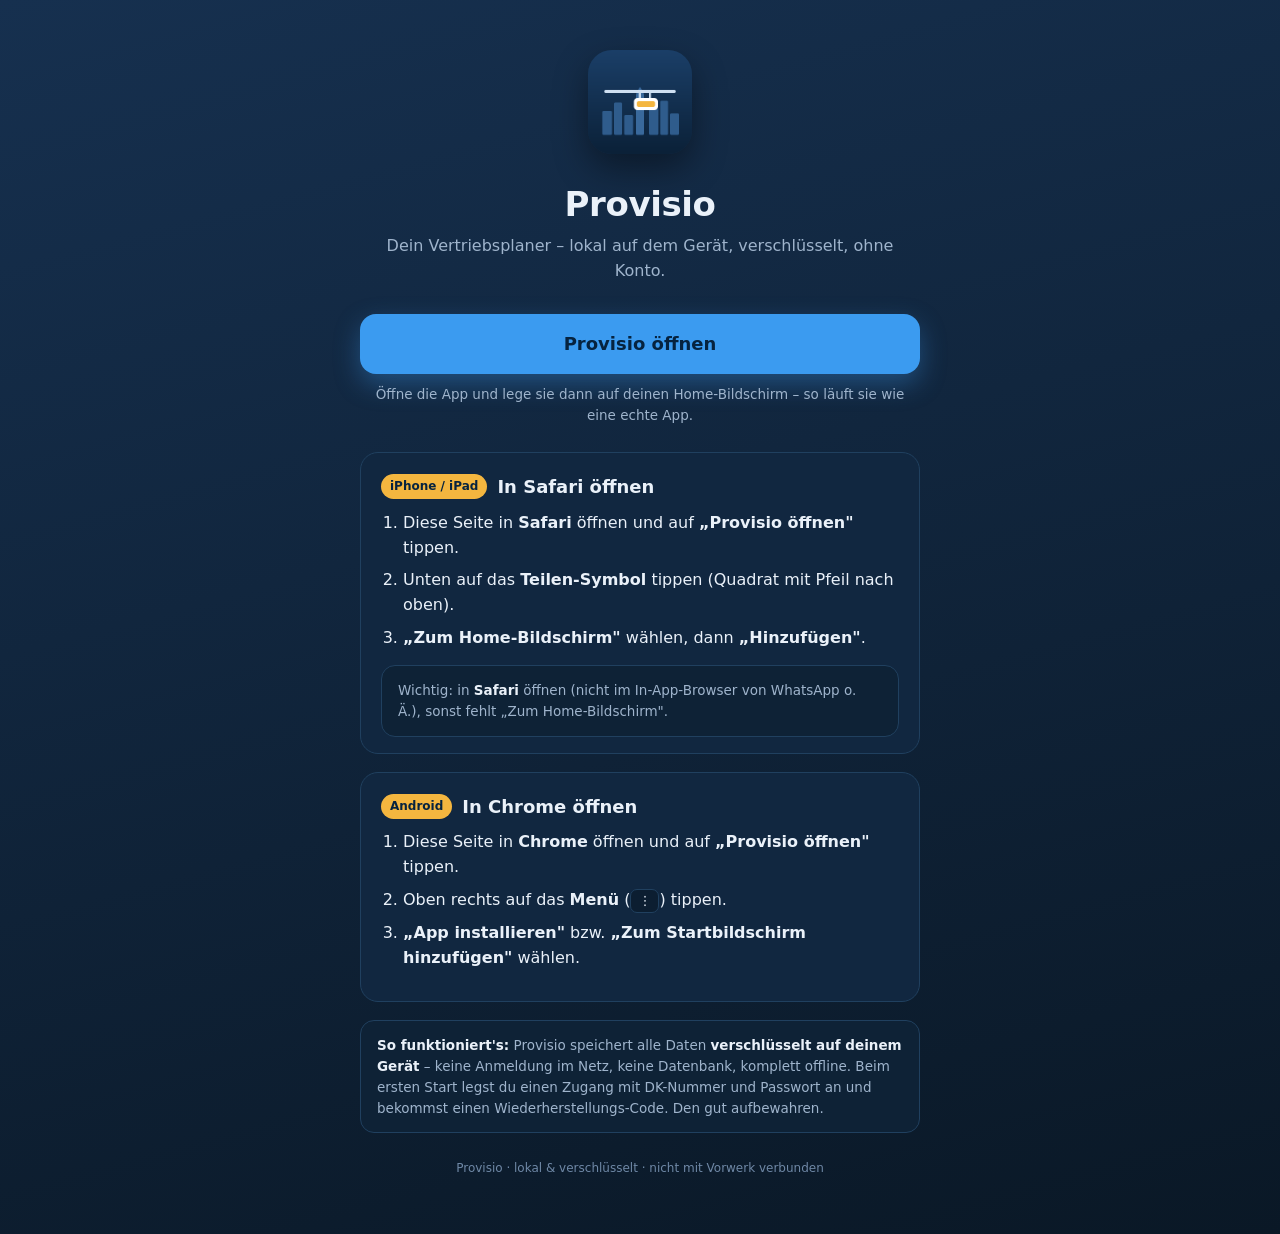
<file: index.html>
<!doctype html>
<html lang="de">
  <head>
    <meta charset="UTF-8" />
    <meta name="viewport" content="width=device-width, initial-scale=1, viewport-fit=cover" />
    <title>Provisio – installieren</title>
    <link rel="icon" type="image/png" sizes="512x512" href="icon-512.png" />
    <link rel="apple-touch-icon" href="icon-512.png" />
    <meta name="theme-color" content="#0b1a2b" />
    <style>
      :root {
        --bg1: #16304f;
        --bg2: #0a1826;
        --card: #112740;
        --line: #20405f;
        --text: #eaf1f9;
        --muted: #9fb4cc;
        --accent: #3b9bf0;
        --amber: #f4b63f;
      }
      * {
        margin: 0;
        box-sizing: border-box;
        -webkit-text-size-adjust: 100%;
      }
      body {
        font-family: "Manrope", system-ui, -apple-system, sans-serif;
        color: var(--text);
        background: linear-gradient(165deg, var(--bg1), var(--bg2));
        min-height: 100vh;
        line-height: 1.55;
        padding: max(28px, env(safe-area-inset-top)) 18px 56px;
        display: flex;
        justify-content: center;
      }
      .wrap {
        width: 100%;
        max-width: 560px;
      }
      header {
        text-align: center;
        margin: 22px 0 30px;
      }
      header img {
        width: 104px;
        height: 104px;
        border-radius: 24px;
        box-shadow: 0 14px 34px rgba(0, 0, 0, 0.4);
      }
      h1 {
        font-size: 34px;
        font-weight: 800;
        letter-spacing: -0.4px;
        margin: 16px 0 4px;
      }
      .sub {
        color: var(--muted);
        font-size: 16px;
      }
      .open {
        display: block;
        text-align: center;
        text-decoration: none;
        background: var(--accent);
        color: #06233f;
        font-weight: 800;
        font-size: 18px;
        padding: 16px;
        border-radius: 16px;
        margin: 26px 0 10px;
        box-shadow: 0 10px 26px rgba(59, 155, 240, 0.35);
      }
      .hint {
        text-align: center;
        color: var(--muted);
        font-size: 13.5px;
        margin-bottom: 26px;
      }
      .card {
        background: var(--card);
        border: 1px solid var(--line);
        border-radius: 18px;
        padding: 20px 20px 8px;
        margin-bottom: 18px;
      }
      .card h2 {
        font-size: 18px;
        display: flex;
        align-items: center;
        gap: 10px;
        margin-bottom: 6px;
      }
      .badge {
        font-size: 12px;
        font-weight: 700;
        color: #06233f;
        background: var(--amber);
        padding: 3px 9px;
        border-radius: 999px;
      }
      ol {
        margin: 10px 0 14px;
        padding-left: 22px;
      }
      li {
        margin-bottom: 8px;
      }
      .k {
        display: inline-block;
        background: #0c1e31;
        border: 1px solid var(--line);
        border-radius: 7px;
        padding: 1px 7px;
        font-size: 13px;
      }
      .note {
        background: #0e2236;
        border: 1px solid var(--line);
        border-radius: 14px;
        padding: 14px 16px;
        color: var(--muted);
        font-size: 13.5px;
      }
      .note b {
        color: var(--text);
      }
      footer {
        text-align: center;
        color: #6f88a6;
        font-size: 12px;
        margin-top: 26px;
      }
    </style>
  </head>
  <body>
    <div class="wrap">
      <header>
        <img src="icon-512.png" alt="Provisio" />
        <h1>Provisio</h1>
        <div class="sub">Dein Vertriebsplaner – lokal auf dem Gerät, verschlüsselt, ohne Konto.</div>
      </header>

      <a class="open" href="app/index.html">Provisio öffnen</a>
      <p class="hint">Öffne die App und lege sie dann auf deinen Home-Bildschirm – so läuft sie wie eine echte App.</p>

      <div class="card">
        <h2><span class="badge">iPhone / iPad</span> In Safari öffnen</h2>
        <ol>
          <li>Diese Seite in <b>Safari</b> öffnen und auf <b>„Provisio öffnen"</b> tippen.</li>
          <li>Unten auf das <b>Teilen-Symbol</b> tippen (Quadrat mit Pfeil nach oben).</li>
          <li><b>„Zum Home-Bildschirm"</b> wählen, dann <b>„Hinzufügen"</b>.</li>
        </ol>
        <p class="note">Wichtig: in <b>Safari</b> öffnen (nicht im In-App-Browser von WhatsApp o. Ä.), sonst fehlt „Zum Home-Bildschirm".</p>
        <div style="height: 8px"></div>
      </div>

      <div class="card">
        <h2><span class="badge">Android</span> In Chrome öffnen</h2>
        <ol>
          <li>Diese Seite in <b>Chrome</b> öffnen und auf <b>„Provisio öffnen"</b> tippen.</li>
          <li>Oben rechts auf das <b>Menü</b> (<span class="k">⋮</span>) tippen.</li>
          <li><b>„App installieren"</b> bzw. <b>„Zum Startbildschirm hinzufügen"</b> wählen.</li>
        </ol>
        <div style="height: 8px"></div>
      </div>

      <div class="note">
        <b>So funktioniert's:</b> Provisio speichert alle Daten <b>verschlüsselt auf deinem Gerät</b> –
        keine Anmeldung im Netz, keine Datenbank, komplett offline. Beim ersten Start legst du einen Zugang
        mit DK-Nummer und Passwort an und bekommst einen Wiederherstellungs-Code. Den gut aufbewahren.
      </div>

      <footer>Provisio · lokal &amp; verschlüsselt · nicht mit Vorwerk verbunden</footer>
    </div>
  </body>
</html>
</file>
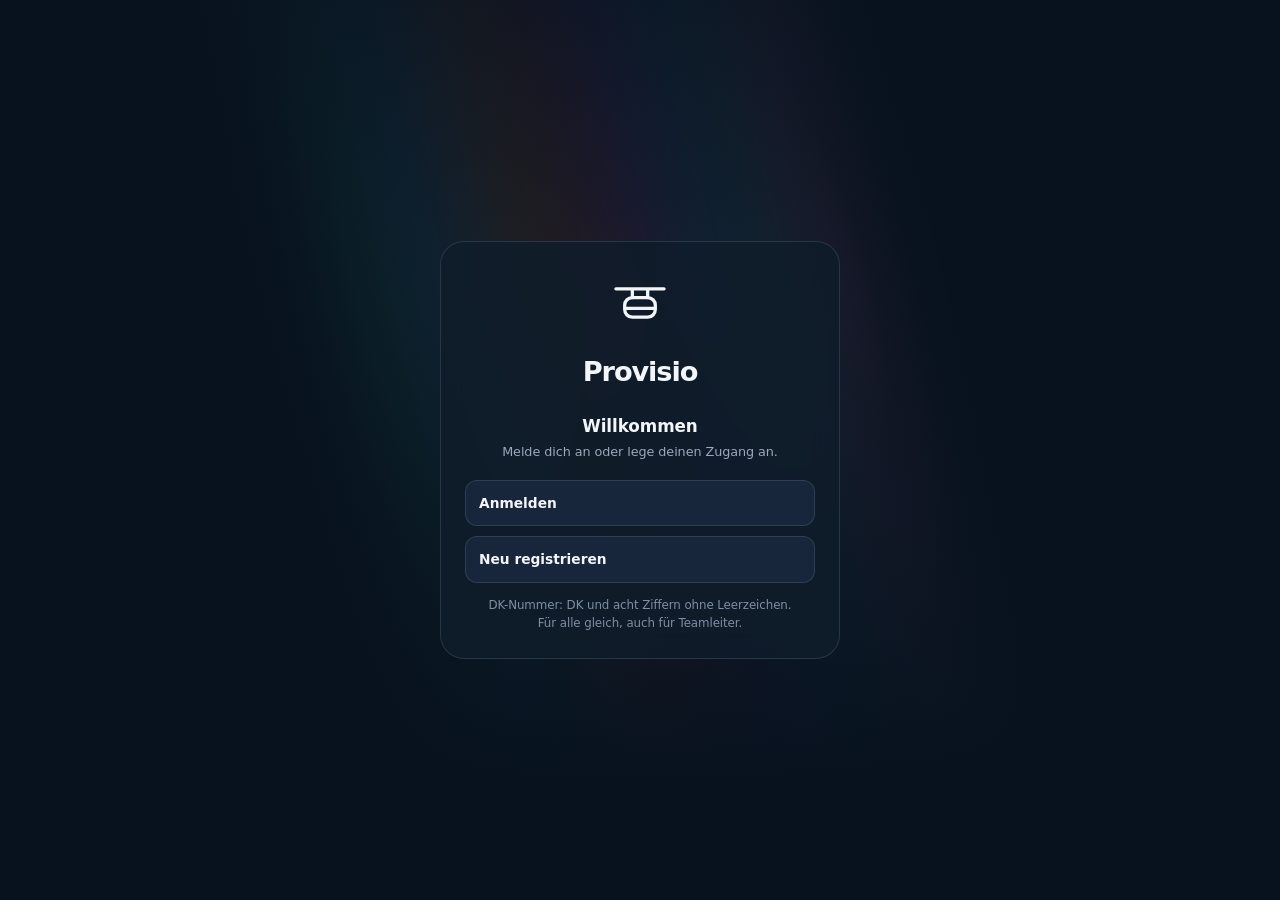
<file: app/index.html>
<!doctype html>
<html lang="de">
  <head>
    <meta charset="UTF-8" />
    <meta name="viewport" content="width=device-width, initial-scale=1, viewport-fit=cover" />
    <meta name="theme-color" content="#0F1D2B" media="(prefers-color-scheme: dark)" />
    <meta name="theme-color" content="#EEF2F7" media="(prefers-color-scheme: light)" />
    <link rel="manifest" href="manifest.json" />
    <link rel="icon" type="image/png" sizes="192x192" href="icon-192.png" />
    <link rel="apple-touch-icon" href="icon-512.png" />
    <meta name="apple-mobile-web-app-capable" content="yes" />
    <meta name="apple-mobile-web-app-status-bar-style" content="black-translucent" />
    <meta name="apple-mobile-web-app-title" content="Provisio" />
    <title>Provisio</title>
    <!-- Content-Security-Policy: Die App läuft vollständig lokal und offline.
     Keinerlei Verbindungen nach außen – auch keine Adresssuche mehr. -->
    <meta
      http-equiv="Content-Security-Policy"
      content="default-src 'self'; script-src 'self' 'wasm-unsafe-eval'; connect-src 'self'; img-src 'self' data: blob:; style-src 'self' 'unsafe-inline'; font-src 'self' data:; worker-src 'self'; object-src 'none'; base-uri 'self'; form-action 'self'"
    />
    <meta name="referrer" content="no-referrer" />
    <!-- Stylesheets in fester Reihenfolge (spätere ergänzen frühere).
     ?v= bei jeder Veröffentlichung erhöhen (Cache-Busting). -->
    <link rel="stylesheet" href="css/01-basis.css?v=64" />
    <link rel="stylesheet" href="css/02-layout.css?v=64" />
    <link rel="stylesheet" href="css/03-farbwelten.css?v=64" />
    <link rel="stylesheet" href="css/04-planer.css?v=64" />
    <link rel="stylesheet" href="css/05-heute-team.css?v=64" />
    <link rel="stylesheet" href="css/06-gestaltung.css?v=64" />
    <link rel="stylesheet" href="css/07-bedienung.css?v=64" />
    <link rel="stylesheet" href="css/08-planer-bloecke.css?v=64" />
    <link rel="stylesheet" href="css/09-fenster-tabellen.css?v=64" />
    <link rel="stylesheet" href="css/10-verkaeufe.css?v=64" />
    <link rel="stylesheet" href="css/11-anmeldungen-katalog.css?v=64" />
    <link rel="stylesheet" href="css/13-animationen.css?v=64" />
    <link rel="stylesheet" href="css/14-inventur-provision.css?v=64" />
    <link rel="stylesheet" href="css/15-motion.css?v=64" />
    <link rel="stylesheet" href="css/16-listen-motion.css?v=64" />
    <link rel="stylesheet" href="css/17-oberflaeche.css?v=64" />
    <link rel="stylesheet" href="css/18-performance.css?v=64" />
    <link rel="stylesheet" href="css/19-langzeitziel.css?v=64" />
    <link rel="stylesheet" href="css/20-heute-provision-planer.css?v=64" />
    <link rel="stylesheet" href="css/21-apple.css?v=64" />
    <link rel="stylesheet" href="css/22-duo.css?v=64" />
    <link rel="stylesheet" href="css/23-einfuehrung.css?v=64" />
    <link rel="stylesheet" href="css/25-monat-assistent.css?v=64" />
    <link rel="stylesheet" href="css/26-druck-statistik.css?v=64" />
  </head>
  <body>
    <div class="boot" id="boot">
      <div class="bootring"><span></span><span></span><span></span></div>
      <p>Anmeldung wird geprüft …</p>
      <button class="mini" id="bootAbbruch" hidden>Doch von Hand anmelden</button>
    </div>

    <div class="login" id="login" hidden>
      <div class="loginbox" id="loginBox"></div>
    </div>

    <header class="topbar" id="topbar">
      <button
        class="burger"
        id="burger"
        aria-label="Menü öffnen"
        aria-expanded="false"
        aria-controls="drawer"
      >
        <span></span><span></span><span></span>
      </button>
      <span class="mark" id="markText" data-seite="Heute"><span class="appname">Provisio</span></span>
      <span class="rechts">
        <span class="savestate" id="saveState"></span>
      </span>
    </header>
    <div class="scrim" id="scrim"></div>
    <nav class="drawer" id="drawer" aria-label="Hauptmenü">
      <button class="menuezu" id="menueZu" aria-label="Menü schließen">&#10005;</button>
      <div class="brandbox">
        <svg class="duese" viewBox="0 0 64 64" fill="none" aria-hidden="true">
          <g
            fill="none"
            stroke="currentColor"
            stroke-width="3"
            stroke-linejoin="round"
            stroke-linecap="round"
          >
            <line x1="10" y1="19" x2="54" y2="19" />
            <line x1="25" y1="20.5" x2="25" y2="27" />
            <line x1="39" y1="20.5" x2="39" y2="27" />
            <rect x="18" y="27" width="28" height="18" rx="7" />
            <line x1="19.5" y1="37" x2="44.5" y2="37" />
          </g>
        </svg>
        <div class="btext"><b>Provisio</b><span>Vertriebsplaner</span></div>
      </div>
      <div class="konto" id="drawerFoot"></div>
      <div class="navliste" id="navHaupt"></div>
      <div class="navliste unten" id="navTL"></div>
    </nav>

    <main class="wrap">
      <div class="hero">
        <div class="logomark" aria-hidden="true">
          <svg class="duese" viewBox="0 0 64 64" fill="none" aria-hidden="true">
            <g
              fill="none"
              stroke="currentColor"
              stroke-width="3"
              stroke-linejoin="round"
              stroke-linecap="round"
            >
              <line x1="10" y1="19" x2="54" y2="19" />
              <line x1="25" y1="20.5" x2="25" y2="27" />
              <line x1="39" y1="20.5" x2="39" y2="27" />
              <rect x="18" y="27" width="28" height="18" rx="7" />
              <line x1="19.5" y1="37" x2="44.5" y2="37" />
            </g>
          </svg>
        </div>
        <h1>Provisio<span>Vertriebsplaner</span></h1>
        <div class="streifen" aria-hidden="true"><i></i><i></i><i></i><i></i><i></i><i></i><i></i></div>
        <div class="pagetitle" id="pagetitle">Planer</div>
      </div>

      <section class="page" id="page-heute"><div id="heute"></div></section>
      <section class="page active" id="page-planer">
        <div id="uebPlaner"></div>
        <div class="weekbar">
          <button class="nav" id="prev" aria-label="Vorherige Woche">
            <svg viewBox="0 0 24 24"><polyline points="15 5 8 12 15 19" /></svg>
          </button>
          <div class="weeklabel">
            <div class="kw" id="kwText">KW –</div>
            <div class="range" id="rangeText">–</div>
          </div>
          <button class="nav" id="next" aria-label="Nächste Woche">
            <svg viewBox="0 0 24 24"><polyline points="9 5 16 12 9 19" /></svg>
          </button>
        </div>
        <div class="wochenaktion">
          <button class="todaybtn" id="todayBtn" hidden>Zur aktuellen Woche</button>
          <button class="todaybtn" id="kopierBtn">Woche kopieren</button>
        </div>
        <div class="tagbar" id="tagbar"></div>
        <div class="board">
          <div class="scroller"><div class="grid" id="grid"></div></div>
        </div>
        <details class="legend">
          <summary>Farblegende</summary>
          <div class="chips" id="chips"></div>
        </details>
        <div id="papierkorb"></div>
      </section>

      <section class="page" id="page-potenzial"><div id="plist"></div></section>
      <section class="page" id="page-wiedervorlage"><div id="wvliste"></div></section>
      <section class="page" id="page-empfehlung"><div id="elist"></div></section>
      <section class="page" id="page-interessenten"><div id="intliste"></div></section>
      <section class="page" id="page-statistik">
        <div class="weekbar">
          <button class="nav" id="prev2" aria-label="Vorherige Woche">
            <svg viewBox="0 0 24 24"><polyline points="15 5 8 12 15 19" /></svg>
          </button>
          <div class="weeklabel">
            <div class="kw" id="kwText2">KW –</div>
            <div class="range" id="rangeText2">–</div>
          </div>
          <button class="nav" id="next2" aria-label="Nächste Woche">
            <svg viewBox="0 0 24 24"><polyline points="9 5 16 12 9 19" /></svg>
          </button>
        </div>
        <button class="todaybtn" id="todayBtn2" hidden>Zur aktuellen Woche</button>
        <button class="pdfknopf" id="statPdfBtn" type="button">
          <svg viewBox="0 0 24 24" width="18" height="18" fill="none" stroke="currentColor" stroke-width="1.8" stroke-linecap="round" stroke-linejoin="round" aria-hidden="true"><path d="M12 4v11M7 10l5 5 5-5M5 20h14" /></svg>
          Als PDF laden · A4 quer
        </button>
        <div class="printhead" id="printhead"></div>
        <div class="board nurbreit">
          <div class="scroller"><table class="stat" id="statTable"></table></div>
        </div>
        <div id="statMobil" class="nurschmal"></div>
        <p class="statnote">Jeder nachbereitete Kundentermin trägt sich hier automatisch ein.</p>
      </section>
      <section class="page" id="page-auswertungen">
        <div class="rangebar">
          <span class="rl">Zeitraum</span>
          <div class="seg" id="rangeSeg"></div>
        </div>
        <div id="ausw"></div>
      </section>
      <section class="page" id="page-verkaeufe"><div id="verkliste"></div></section>
      <section class="page" id="page-provision"><div id="prov"></div></section>
      <section class="page" id="page-team">
        <div class="asec">
          <h3>Teammitglieder</h3>
          <p class="sub">
            Dein Team trägst du selbst ein. Lege jedes Mitglied an und gib seine Wochenzahlen hier ein — sie
            zählen in Wochenmeldung und Teamprovision mit.
          </p>
          <div class="teambar"></div>
        </div>
      </section>
      <section class="page" id="page-inventur"><div id="inventur"></div></section>
      <section class="page" id="page-jahr"><div id="jahr"></div></section>
      <section class="page" id="page-ziele"><div id="ziele"></div></section>
      <section class="page" id="page-jobtickets"><div id="jobt"></div></section>
      <section class="page" id="page-teamumsatz"><div id="tumsatz"></div></section>
      <section class="page" id="page-teammeldung"><div id="tmeldung"></div></section>
      <section class="page" id="page-fahrten"><div id="fahrtenbuch"></div></section>
      <section class="page" id="page-kunden"><div id="kunden"></div></section>
      <section class="page" id="page-faq"><div id="faq"></div></section>
      <section class="page" id="page-profil"><div id="profil"></div></section>
      <section class="page" id="page-wunsch">
        <div class="asec">
          <h3>Provisionswunsch</h3>
          <p class="sub">Drei Angaben — den Rest rechnet die App.</p>
          <div id="wunschForm"></div>
        </div>
        <div id="wunschZiel"></div>
      </section>
    </main>

    <div id="druckPot" class="druckbereich"></div>
    <div id="druckStat" class="druckstat" aria-hidden="true"></div>

    <nav class="tabbar" id="tabbar" aria-label="Schnellzugriff">
      <a class="navlink tab" href="#heute" data-page="heute"
        ><span class="mic"
          ><svg
            viewBox="0 0 24 24"
            fill="none"
            stroke="currentColor"
            stroke-width="1.6"
            stroke-linecap="round"
            stroke-linejoin="round"
          >
            <circle cx="12" cy="12" r="8.5" />
            <path d="M12 7.5V12l3 2" /></svg></span
        ><i>Heute</i></a
      >
      <a class="navlink tab" href="#planer" data-page="planer"
        ><span class="mic"
          ><svg
            viewBox="0 0 24 24"
            fill="none"
            stroke="currentColor"
            stroke-width="1.6"
            stroke-linecap="round"
            stroke-linejoin="round"
          >
            <path d="M4 6h16v14H4z" />
            <path d="M4 10h16M9 3v4M15 3v4M9 14h2M13 14h2M9 17h2M13 17h2" /></svg></span
        ><i>Planer</i></a
      >
      <a class="navlink tab" href="#inventur" data-page="inventur"
        ><span class="mic"
          ><svg
            viewBox="0 0 24 24"
            fill="none"
            stroke="currentColor"
            stroke-width="1.6"
            stroke-linecap="round"
            stroke-linejoin="round"
          >
            <path d="M3 8.5 12 4l9 4.5v7L12 20l-9-4.5z" />
            <path d="M3 8.5 12 13l9-4.5M12 13v7" /></svg></span
        ><i>K70</i></a
      >
      <a class="navlink tab" href="#provision" data-page="provision"
        ><span class="mic"
          ><svg
            viewBox="0 0 24 24"
            fill="none"
            stroke="currentColor"
            stroke-width="1.6"
            stroke-linecap="round"
            stroke-linejoin="round"
          >
            <rect x="5" y="3" width="14" height="18" rx="2" />
            <path d="M8 7h8M8 11h2M12 11h2M8 15h2M12 15h2M16 15v2" /></svg></span
        ><i>Provision</i></a
      >
      <button class="tab tabmehr" id="tabMehr" aria-label="Menü öffnen">
        <span class="mic"
          ><svg
            viewBox="0 0 24 24"
            fill="none"
            stroke="currentColor"
            stroke-width="1.6"
            stroke-linecap="round"
            stroke-linejoin="round"
          >
            <path d="M4 7h16M4 12h16M4 17h16" /></svg></span
        ><i>Mehr</i>
      </button>
    </nav>

    <div class="modal" id="modal" role="dialog" aria-modal="true" aria-labelledby="mTitle">
      <div class="back" data-close></div>
      <div class="sheet" id="sheet"></div>
    </div>

    <script src="js/01-konstanten.js?v=64"></script>
    <script src="js/02-datum.js?v=64"></script>
    <script src="js/03-daten.js?v=64"></script>
    <script src="js/04-raster.js?v=64"></script>
    <script src="js/05-dialog.js?v=64"></script>
    <script src="js/06-nachbereitung.js?v=64"></script>
    <script src="js/07-potenzial.js?v=64"></script>
    <script src="js/08-wiedervorlage.js?v=64"></script>
    <script src="js/09-dialogschritte.js?v=64"></script>
    <script src="js/10-statistik.js?v=64"></script>
    <script src="js/11-druck.js?v=64"></script>
    <script src="js/12-vertriebsmonat-provision.js?v=64"></script>
    <script src="js/13-provisionsrechner.js?v=64"></script>
    <script src="js/14-provisionswunsch.js?v=64"></script>
    <script src="js/15-auswertungen.js?v=64"></script>
    <script src="js/16-cloud-sync.js?v=64"></script>
    <script src="js/17-anmeldung.js?v=64"></script>
    <script src="js/18-teamansicht.js?v=64"></script>
    <script src="js/19-profil.js?v=64"></script>
    <script src="js/20-wochenmeldung.js?v=64"></script>
    <script src="js/21-adresse.js?v=64"></script>
    <script src="js/22-inventur.js?v=64"></script>
    <script src="js/23-ziele-jobtickets.js?v=64"></script>
    <script src="js/24-team-wochenmeldung.js?v=64"></script>
    <script src="js/25-fahrtenbuch.js?v=64"></script>
    <script src="js/26-kundenliste.js?v=64"></script>
    <script src="js/27-abgleich-papierkorb.js?v=64"></script>
    <script src="js/28-heute.js?v=64"></script>
    <script src="js/29-jahresrueckblick.js?v=64"></script>
    <script src="js/30-zaehlen.js?v=64"></script>
    <script src="js/31-hilfe.js?v=64"></script>
    <script src="js/32-rahmen.js?v=64"></script>
    <script src="js/33-planer-raster.js?v=64"></script>
    <script src="js/34-messe.js?v=64"></script>
    <script src="js/35-wochenmeldung-kennzahlen.js?v=64"></script>
    <script src="js/36-heute-uebersicht.js?v=64"></script>
    <script src="js/37-inventur-mindestbestand.js?v=64"></script>
    <script src="js/38-team-provision.js?v=64"></script>
    <script src="js/39-einstellungen-team.js?v=64"></script>
    <script src="js/40-nichtkauf-checkin.js?v=64"></script>
    <script src="js/41-buero-verkaeufe.js?v=64"></script>
    <script src="js/42-anmeldungen-kampagnen.js?v=64"></script>
    <script src="js/43-katalog.js?v=64"></script>
    <script src="js/44-animationen.js?v=64"></script>
    <script src="js/45-datenfreigabe.js?v=64"></script>
    <script src="js/46-sicherheit.js?v=64"></script>
    <script src="js/47-motion.js?v=64"></script>
    <script src="js/48-zaehlwerk.js?v=64"></script>
    <script src="js/49-listen-motion.js?v=64"></script>
    <script src="js/50-interessenten.js?v=64"></script>
    <script src="js/51-oberflaeche.js?v=64"></script>
    <script src="js/52-langzeitziel.js?v=64"></script>
    <script src="js/53-heute-provision-planer.js?v=64"></script>
    <script src="js/54-terminmodus-trichter-urlaub.js?v=64"></script>
    <script src="js/55-nachbereitung-assistent.js?v=64"></script>
    <script src="js/56-provisionsaufteilung.js?v=64"></script>
    <script src="js/57-teamsatz.js?v=64"></script>
    <script src="js/58-provision-ansicht.js?v=64"></script>
    <script src="js/59-versionen.js?v=64"></script>
    <script src="js/60-einstellungen.js?v=64"></script>
    <script src="js/61-gedrueckt-halten.js?v=64"></script>
    <script src="js/62-verkaeufe-provision.js?v=64"></script>
    <script src="js/63-planer-extras.js?v=64"></script>
    <script src="js/64-schnelltermin.js?v=64"></script>
    <script src="js/65-leiste-fixieren.js?v=64"></script>
    <script src="js/66-demo.js?v=64"></script>
    <script src="js/67-duo.js?v=64"></script>
    <script src="js/68-fenster-ruhig.js?v=64"></script>
    <script src="js/69-einfuehrung.js?v=64"></script>
    <script src="js/70-viertelstunde.js?v=64"></script>
    <script src="js/71-kw-uebersicht.js?v=64"></script>
    <script src="js/72-tagesfuelle.js?v=64"></script>
    <script src="js/73-sicherung.js?v=64"></script>
    <script src="js/74-pdf-auslesen.js?v=64"></script>
    <script src="js/75-pdf-import.js?v=64"></script>
    <script src="js/76-teammeldung-form.js?v=64"></script>
    <script src="js/77-door-to-door.js?v=64"></script>
    <script src="js/78-eingabeschutz.js?v=64"></script>
    <script src="js/80-monatsansicht.js?v=64"></script>
    <script src="js/81-frag-provisio.js?v=64"></script>
    <script src="js/82-kobold-wissen.js?v=64"></script>
    <script src="js/83-donna-stimme.js?v=64"></script>
  </body>
</html>
</file>
<file: app/css/01-basis.css>
/**
 * Basis
 *
 * Grundstile: Variablen, Kopfleiste, Menü, Raster, Formulare, Druckblatt.
 */
:root {
  --bg: #262624;
  --surface: #2f2e2b;
  --surface-2: #353330;
  --surface-3: #3d3b36;
  --line: #403e39;
  --line-soft: #37352f;
  --text: #ecebe5;
  --muted: #a5a29a;
  --faint: #7a776f;
  --accent: #3b9bf0;
  --warn: #e0806f;
  --z0: #2e2c29;
  --z1: #35332f;
  --tick: #3a3833;
  --linie: rgba(255, 255, 255, 0.3);
  --r-xl: 26px;
  --r-lg: 20px;
  --r: 14px;
  --r-sm: 10px;
}
body.hell {
  --bg: #f5f4f1;
  --surface: #fff;
  --surface-2: #f1efeb;
  --surface-3: #e6e3dd;
  --line: #e2dfd9;
  --line-soft: #ecead5;
  --text: #23221f;
  --muted: #6c6963;
  --faint: #95918a;
  --z0: #fbfaf8;
  --z1: #f2f0ec;
  --tick: #eceae5;
  --linie: rgba(0, 0, 0, 0.22);
}
* {
  box-sizing: border-box;
  margin: 0;
  padding: 0;
}
[hidden] {
  display: none !important;
}
html {
  -webkit-text-size-adjust: 100%;
}
/*
 * Nur Handy-Hochformat: die Oberfläche fließt in einer Spalte und passt sich
 * jeder Höhe an (1:1 bis 27:9). Ein seitliches Scrollen soll nie entstehen –
 * dekorative, über den Rand laufende Elemente werden hier sicher abgeschnitten.
 */
html,
body {
  max-width: 100%;
  overflow-x: hidden;
}
body {
  background: var(--bg);
  color: var(--text);
  font-family: "Manrope", system-ui, sans-serif;
  line-height: 1.5;
  min-height: 100vh;
  -webkit-font-smoothing: antialiased;
  -webkit-user-select: none;
  user-select: none;
  -webkit-touch-callout: none;
}
input,
textarea,
select,
.summary,
.name,
.tnotiz,
.why {
  -webkit-user-select: text;
  user-select: text;
}
.slot {
  touch-action: manipulation;
}
body.schiebt {
  overflow: hidden;
}
body.schiebt .scroller {
  overflow: hidden;
}
button,
input,
select,
textarea {
  font: inherit;
  color: inherit;
}
button {
  -webkit-tap-highlight-color: transparent;
}
:focus-visible {
  outline: 2px solid var(--accent);
  outline-offset: 2px;
  border-radius: 6px;
}

/* Kopfleiste und Menü */
.topbar {
  position: sticky;
  top: 0;
  z-index: 40;
  display: flex;
  align-items: center;
  gap: 14px;
  padding: calc(12px + env(safe-area-inset-top)) 16px 12px;
  min-height: calc(68px + env(safe-area-inset-top));
  background: color-mix(in srgb, var(--bg) 88%, transparent);
  backdrop-filter: blur(10px);
  border-bottom: 1px solid var(--line-soft);
}
.burger {
  width: 44px;
  height: 44px;
  flex: none;
  display: grid;
  place-content: center;
  gap: 5px;
  background: var(--surface);
  border: 1px solid var(--line);
  border-radius: 16px;
  cursor: pointer;
}
.burger span {
  display: block;
  width: 18px;
  height: 2px;
  border-radius: 2px;
  background: var(--text);
  transition: 0.25s;
}
.burger[aria-expanded="true"] span:nth-child(1) {
  transform: translateY(7px) rotate(45deg);
}
.burger[aria-expanded="true"] span:nth-child(2) {
  opacity: 0;
}
.burger[aria-expanded="true"] span:nth-child(3) {
  transform: translateY(-7px) rotate(-45deg);
}
.topbar .mark {
  font-weight: 800;
  font-size: 0.95rem;
  opacity: 0;
  transform: translateY(4px);
  transition: 0.25s;
}
.savestate {
  margin-left: auto;
  font-size: 0.72rem;
  color: var(--faint);
  font-family: "JetBrains Mono", monospace;
  white-space: nowrap;
  overflow: hidden;
  text-overflow: ellipsis;
  max-width: 45vw;
}
.savestate.warn {
  color: var(--warn);
}
.topbar.scrolled .mark {
  opacity: 1;
  transform: none;
}
.scrim {
  position: fixed;
  inset: 0;
  z-index: 45;
  background: rgba(0, 0, 0, 0.55);
  opacity: 0;
  pointer-events: none;
  transition: opacity 0.25s;
}
.scrim.open {
  opacity: 1;
  pointer-events: auto;
}
.drawer {
  position: fixed;
  z-index: 50;
  top: 10px;
  bottom: 10px;
  left: 10px;
  width: min(300px, 84vw);
  background: var(--surface);
  border: 1px solid var(--line);
  border-radius: var(--r-xl);
  padding: calc(18px + env(safe-area-inset-top)) 14px 18px;
  display: flex;
  flex-direction: column;
  gap: 4px;
  overflow-y: auto;
  -webkit-overflow-scrolling: touch;
  overscroll-behavior: contain;
  transform: translateX(-115%);
  transition: transform 0.3s cubic-bezier(0.3, 0.85, 0.3, 1);
}
.navliste.unten {
  margin-top: 24px;
}
.drawer.open {
  transform: none;
}
.konto {
  display: flex;
  align-items: center;
  gap: 10px;
  padding: 10px 12px 14px;
  border-bottom: 1px solid var(--line);
  margin-bottom: 10px;
}
.konto .ktext {
  flex: 1;
  min-width: 0;
  line-height: 1.35;
}
.konto .ktext b {
  display: block;
  font-size: 0.88rem;
  overflow: hidden;
  text-overflow: ellipsis;
  white-space: nowrap;
}
.konto .ktext span {
  font-size: 0.72rem;
  color: var(--faint);
}
.konto button {
  flex: none;
  background: var(--surface-2);
  border: 1px solid var(--line);
  color: var(--muted);
  border-radius: 999px;
  padding: 7px 13px;
  font-size: 0.74rem;
  cursor: pointer;
}
.konto button:hover {
  border-color: var(--accent);
  color: var(--text);
}
.navliste {
  display: flex;
  flex-direction: column;
  gap: 2px;
}
.navliste.unten {
  margin-top: auto;
  padding-top: 10px;
  border-top: 1px solid var(--line);
}
.navlink {
  display: flex;
  align-items: center;
  gap: 12px;
  padding: 11px 14px;
  border-radius: var(--r);
  color: var(--text);
  text-decoration: none;
  font-weight: 500;
  font-size: 0.92rem;
}
.navlink .mic {
  flex: none;
  width: 20px;
  height: 20px;
  color: var(--faint);
  display: flex;
}
.navlink .mic svg {
  width: 20px;
  height: 20px;
}
.navlink[aria-current="page"] .mic {
  color: var(--accent);
}
.navlink:hover {
  background: rgba(255, 255, 255, 0.04);
}
.navlink[aria-current="page"] {
  background: color-mix(in srgb, var(--accent) 16%, transparent);
  color: #fff;
}

/* Kopf */
.wrap {
  max-width: 1560px;
  margin: 0 auto;
  padding: 0 16px calc(72px + env(safe-area-inset-bottom));
}
.hero {
  padding: 30px 0 20px;
  text-align: center;
  display: flex;
  flex-direction: column;
  align-items: center;
}
h1 {
  font-weight: 800;
  letter-spacing: -0.045em;
  line-height: 0.88;
  font-size: clamp(2.6rem, 9vw, 4rem);
  display: flex;
  flex-direction: column;
  align-items: center;
}
h1 span {
  color: var(--muted);
  font-weight: 300;
}
.streifen {
  display: flex;
  gap: 5px;
  margin-top: 14px;
  width: min(260px, 70%);
}
.streifen i {
  height: 5px;
  flex: 1;
  border-radius: 3px;
}
.streifen i:nth-child(1) {
  background: #f26d5b;
}
.streifen i:nth-child(2) {
  background: #f2a65a;
}
.streifen i:nth-child(3) {
  background: #e9d16c;
}
.streifen i:nth-child(4) {
  background: #9cc08b;
}
.streifen i:nth-child(5) {
  background: #77cdf5;
}
.streifen i:nth-child(6) {
  background: #9a6ce8;
}
.streifen i:nth-child(7) {
  background: #e8c4f2;
}
.pagetitle {
  display: inline-block;
  margin-top: 14px;
  font-size: 0.78rem;
  letter-spacing: 0.14em;
  text-transform: uppercase;
  color: var(--muted);
  background: var(--surface-2);
  border-radius: 999px;
  padding: 7px 16px;
}

/* Wochenwahl */
.weekbar {
  display: flex;
  align-items: center;
  gap: 8px;
  background: var(--surface);
  border: 1px solid var(--line);
  border-radius: 999px;
  padding: 8px;
  margin-bottom: 12px;
}
.nav {
  width: 42px;
  height: 42px;
  flex: none;
  border: 0;
  border-radius: 50%;
  cursor: pointer;
  background: var(--surface-2);
  display: grid;
  place-content: center;
  transition: background 0.2s;
}
.nav:hover {
  background: color-mix(in srgb, var(--accent) 22%, var(--surface-2));
}
.nav svg {
  width: 16px;
  height: 16px;
  stroke: var(--text);
  stroke-width: 2.2;
  fill: none;
  stroke-linecap: round;
  stroke-linejoin: round;
}
.weeklabel {
  flex: 1;
  text-align: center;
  line-height: 1.25;
  padding: 0 4px;
}
.weeklabel .kw {
  font-weight: 800;
  font-size: 1.05rem;
}
.weeklabel .range {
  font-size: 0.78rem;
  color: var(--muted);
  font-family: "JetBrains Mono", monospace;
}
.todaybtn {
  display: block;
  margin: 0 auto 16px;
  border: 1px solid var(--line);
  background: transparent;
  color: var(--muted);
  border-radius: 999px;
  padding: 6px 16px;
  font-size: 0.78rem;
  cursor: pointer;
}
.todaybtn:hover {
  color: var(--text);
  border-color: var(--accent);
}
.todaybtn[hidden] {
  display: none;
}

/* Raster */
.board {
  background: var(--surface);
  border-radius: var(--r-xl);
  padding: 10px;
}
.scroller {
  overflow-x: auto;
  overscroll-behavior-x: contain;
}
.grid {
  display: grid;
  grid-template-columns: 150px repeat(7, minmax(142px, 1fr));
  gap: 4px;
  min-width: 1094px;
}
.cell {
  border-radius: var(--r-sm);
  padding: 8px;
  font-size: 0.82rem;
}
.corner,
.timelbl,
.metriclbl {
  position: sticky;
  left: 0;
  z-index: 2;
  background: var(--surface);
}
.corner {
  background: color-mix(in srgb, var(--accent) 22%, var(--surface));
  border-radius: var(--r);
  display: flex;
  flex-direction: column;
  justify-content: center;
  padding: 10px 14px;
}
.corner .lbl {
  font-size: 0.62rem;
  letter-spacing: 0.1em;
  text-transform: uppercase;
  color: var(--muted);
}
.corner .vw {
  font-family: "JetBrains Mono", monospace;
  font-size: 1.2rem;
  font-weight: 600;
  margin-top: 2px;
}
.dayhead {
  background: color-mix(in srgb, var(--accent) 22%, var(--surface));
  border-radius: var(--r);
  text-align: center;
  padding: 10px 6px;
  font-weight: 700;
}
.dayhead small {
  display: block;
  font-weight: 400;
  font-size: 0.72rem;
  color: var(--muted);
  font-family: "JetBrains Mono", monospace;
}
.dayhead.is-today {
  background: color-mix(in srgb, var(--accent) 46%, var(--surface));
  color: #fff;
}
.timelbl {
  display: flex;
  align-items: center;
  justify-content: space-between;
  font-family: "JetBrains Mono", monospace;
  font-size: 0.8rem;
  color: var(--muted);
  padding: 0 14px;
}
.timelbl b {
  font-weight: 500;
  color: var(--text);
}
.slot {
  background: var(--surface-2);
  border: 1px solid transparent;
  border-radius: var(--r-sm);
  min-height: 46px;
  cursor: pointer;
  transition: 0.15s;
  text-align: left;
  padding: 7px 10px;
  display: flex;
  flex-direction: column;
  justify-content: center;
  gap: 1px;
  overflow: hidden;
}
.slot:hover {
  border-color: color-mix(in srgb, var(--accent) 55%, transparent);
  background: var(--surface-3);
}
.row-alt .slot {
  background: var(--z0);
}
.slot .t1 {
  font-weight: 600;
  font-size: 0.82rem;
  white-space: nowrap;
  overflow: hidden;
  text-overflow: ellipsis;
  width: 100%;
}
.slot .t2 {
  font-size: 0.7rem;
  color: var(--muted);
  white-space: nowrap;
  overflow: hidden;
  text-overflow: ellipsis;
  width: 100%;
}
.slot.filled {
  border-color: var(--line);
  background: var(--surface-3);
  border-left: 3px solid var(--accent);
}
.slot.col {
  border-left-width: 1px;
}
.slot.col:hover {
  filter: brightness(1.07);
}
.slot.col .t2 {
  color: inherit;
  opacity: 0.72;
}
.slot.col.done .t1::before {
  color: inherit;
}
.slot.done .t1::before {
  content: "✓ ";
  color: var(--accent);
}
.slot.halb .t1::before {
  content: "· ";
  opacity: 0.6;
}
.slot.blocked {
  cursor: not-allowed;
  color: var(--faint);
  border-color: transparent;
  background:
    repeating-linear-gradient(135deg, rgba(0, 0, 0, 0.14) 0 8px, rgba(0, 0, 0, 0) 8px 16px),
    var(--bc, var(--z0));
}
.slot.blocked:hover {
  filter: none;
}
.slot.blocked.soft {
  cursor: pointer;
}
.slot.blocked.soft:hover {
  filter: brightness(1.12);
}
.spacer {
  height: 10px;
}
.metriclbl {
  display: flex;
  flex-direction: column;
  justify-content: center;
  font-size: 0.78rem;
  font-weight: 600;
  line-height: 1.25;
  padding: 8px 14px;
}
.metriclbl small {
  font-weight: 400;
  color: var(--faint);
  font-size: 0.68rem;
  font-family: "JetBrains Mono", monospace;
}
.ampel {
  display: inline-block;
  width: 8px;
  height: 8px;
  border-radius: 50%;
  background: var(--a);
  margin-left: 7px;
  vertical-align: middle;
}
.pcard.faellig {
  border-color: color-mix(in srgb, var(--accent) 55%, transparent);
}
.pcard.gstreif {
  position: relative;
  overflow: hidden;
}
.pcard.gstreif::before {
  content: "";
  position: absolute;
  left: 0;
  top: 0;
  bottom: 0;
  width: 5px;
  background: var(--gf, var(--line));
}
.pcard.gstreif {
  padding-left: 26px;
}
.gchips {
  display: flex;
  flex-wrap: wrap;
  gap: 6px;
  margin-top: 10px;
}
.gchips span {
  border-radius: 999px;
  padding: 4px 11px;
  font-size: 0.75rem;
  font-weight: 600;
  border: 1px solid color-mix(in srgb, var(--gc) 60%, transparent);
  background: color-mix(in srgb, var(--gc) 18%, transparent);
}
.filterchips {
  display: flex;
  flex-wrap: wrap;
  gap: 6px;
  margin-top: 10px;
}
.filterchips button {
  background: var(--surface-2);
  border: 1px solid var(--line);
  border-radius: 999px;
  padding: 7px 12px;
  cursor: pointer;
  font-size: 0.76rem;
  color: var(--text);
  transition: 0.15s;
}
.filterchips button[aria-pressed="true"] {
  border-color: var(--accent);
  background: color-mix(in srgb, var(--accent) 20%, var(--surface-2));
  font-weight: 600;
}
.checks.geraete4 {
  display: grid;
  grid-template-columns: repeat(4, 1fr);
  gap: 7px;
}
.checks.geraete4 button {
  width: 100%;
  border-radius: var(--r);
  padding: 12px 4px;
  text-align: center;
  font-size: 0.8rem;
}
.checks.gruende2 {
  display: grid;
  grid-template-columns: repeat(2, 1fr);
  gap: 7px;
}
.checks.gruende2 button {
  width: 100%;
  border-radius: var(--r);
  padding: 12px 10px;
  text-align: center;
  font-size: 0.78rem;
  line-height: 1.25;
}
.wvgruppe {
  margin-top: 6px;
}
.wvgruppe > h4 {
  font-size: 0.68rem;
  letter-spacing: 0.16em;
  text-transform: uppercase;
  color: var(--faint);
  margin: 20px 0 10px;
}
.stepper b[data-zedit] {
  cursor: pointer;
  border-bottom: 1px dashed color-mix(in srgb, var(--faint) 60%, transparent);
}
#zahlbox {
  position: fixed;
  inset: 0;
  z-index: 120;
  display: flex;
  align-items: center;
  justify-content: center;
  padding: 18px;
  background: rgba(0, 0, 0, 0.6);
}
#zahlbox .zbinner {
  background: var(--surface);
  border: 1px solid var(--line);
  border-radius: var(--r-xl);
  padding: 20px;
  width: min(300px, 100%);
}
#zahlbox .zbtitel {
  font-size: 0.8rem;
  color: var(--muted);
  margin-bottom: 10px;
  text-align: center;
}
#zahlbox input {
  width: 100%;
  padding: 14px;
  font-size: 22px;
  text-align: center;
  border-radius: var(--r);
  border: 1px solid var(--line);
  background: var(--surface-2);
  color: var(--text);
  font-family: "JetBrains Mono", monospace;
}
#zahlbox .zbakt {
  display: flex;
  gap: 8px;
  margin-top: 14px;
}
#zahlbox .zbakt .btn {
  flex: 1;
}
@media (max-width: 520px) {
  .checks.geraete4 button {
    font-size: 0.72rem;
    padding: 11px 2px;
  }
  .checks.gruende2 button {
    font-size: 0.73rem;
    padding: 11px 7px;
  }
}
.pcard .wieder {
  font-size: 0.7rem;
  font-weight: 600;
  color: var(--accent);
  background: color-mix(in srgb, var(--accent) 16%, transparent);
  border-radius: 999px;
  padding: 3px 9px;
  margin-left: 8px;
  vertical-align: middle;
}
.hzeile {
  display: flex;
  justify-content: space-between;
  gap: 10px;
  font-size: 0.82rem;
  padding: 7px 0;
  border-bottom: 1px solid var(--line-soft);
}
.hzeile:last-child {
  border-bottom: 0;
}
.hzeile .hinfo {
  color: var(--muted);
  text-align: right;
}
.metric {
  background: var(--surface-2);
  border-radius: var(--r-sm);
  display: flex;
  align-items: center;
  justify-content: center;
  gap: 4px;
  font-family: "JetBrains Mono", monospace;
  min-height: 46px;
}
.metric input {
  width: 44%;
  background: transparent;
  border: 0;
  text-align: center;
  border-radius: 8px;
  padding: 5px 2px;
  font-family: "JetBrains Mono", monospace;
  font-size: 0.82rem;
}
.metric input::placeholder {
  color: var(--faint);
}
.metric input:hover {
  background: rgba(255, 255, 255, 0.04);
}
.metric .sep {
  color: var(--faint);
}
.metric .ist {
  width: 44%;
  text-align: center;
  font-size: 0.82rem;
  font-weight: 600;
}
.metric.one .ist {
  width: 100%;
}
.metric .soll {
  width: 44%;
  text-align: center;
  color: var(--faint);
  font-size: 0.82rem;
}

/* Legende */
.legend {
  margin-top: 14px;
}
.legend summary {
  list-style: none;
  cursor: pointer;
  display: inline-flex;
  align-items: center;
  gap: 8px;
  font-size: 0.76rem;
  color: var(--faint);
  padding: 6px 4px;
}
.legend summary::-webkit-details-marker {
  display: none;
}
.legend summary::after {
  content: "›";
  transition: transform 0.2s;
  display: inline-block;
}
.legend[open] summary::after {
  transform: rotate(90deg);
}
.legend summary:hover {
  color: var(--muted);
}
.chips {
  display: flex;
  flex-wrap: wrap;
  gap: 6px;
  padding: 6px 4px 0;
}
.chip {
  display: inline-flex;
  align-items: center;
  gap: 7px;
  font-size: 0.74rem;
  color: var(--muted);
  padding: 3px 6px;
}
.chip i {
  width: 9px;
  height: 9px;
  border-radius: 50%;
  background: var(--c);
  flex: none;
  opacity: 0.75;
}

/* Dialog */
.modal {
  position: fixed;
  inset: 0;
  z-index: 60;
  display: none;
  align-items: center;
  justify-content: center;
  padding: 16px;
}
.modal.open {
  display: flex;
}
.modal .back {
  position: absolute;
  inset: 0;
  background: rgba(0, 0, 0, 0.6);
}
.sheet {
  position: relative;
  background: var(--surface);
  border: 1px solid var(--line);
  border-radius: var(--r-xl);
  width: min(480px, 100%);
  max-height: 88vh;
  animation: pop 0.22s cubic-bezier(0.2, 0.9, 0.3, 1);
}
@keyframes pop {
  from {
    opacity: 0;
    transform: translateY(12px) scale(0.98);
  }
}
.sheet header {
  display: flex;
  align-items: flex-start;
  justify-content: space-between;
  gap: 12px;
  position: sticky;
  top: 0;
  z-index: 3;
  margin: 0 -22px 18px;
  padding: 20px 22px 14px;
  background: var(--surface);
  border-bottom: 1px solid var(--line);
  border-radius: var(--r-xl) var(--r-xl) 0 0;
}
.sheet h3 {
  font-size: 1.15rem;
  font-weight: 800;
  letter-spacing: -0.02em;
}
.sheet .hint,
.sheet .hinweis {
  text-align: center;
}
.sheet .when {
  font-size: 0.78rem;
  color: var(--muted);
  font-family: "JetBrains Mono", monospace;
  margin-top: 2px;
}
.x {
  width: 34px;
  height: 34px;
  flex: none;
  border: 0;
  border-radius: 50%;
  background: var(--surface-2);
  cursor: pointer;
  font-size: 1.1rem;
  line-height: 1;
}
.x:hover {
  background: var(--surface-3);
}
.opt {
  display: block;
  width: 100%;
  max-width: 100%;
  margin: 0 auto 8px;
  text-align: center;
  background: var(--surface-2);
  border: 1px solid var(--line);
  border-radius: var(--r);
  padding: 14px 16px;
  cursor: pointer;
  font-weight: 600;
  transition: 0.15s;
}
.opt:hover {
  border-color: var(--accent);
  background: var(--surface-3);
}
.opt small {
  display: block;
  font-weight: 400;
  color: var(--muted);
  font-size: 0.75rem;
  text-align: center;
  margin-top: 2px;
}
.field {
  margin-bottom: 10px;
}
.field label,
.lb {
  display: block;
  font-size: 0.72rem;
  color: var(--muted);
  margin-bottom: 5px;
}
.field input,
.field select,
.field textarea {
  width: 100%;
  background: var(--surface-2);
  border: 1px solid var(--line);
  border-radius: var(--r);
  padding: 11px 14px;
}
.field textarea {
  min-height: 82px;
  resize: vertical;
}
.field input:focus,
.field select:focus,
.field textarea:focus {
  border-color: var(--accent);
  outline: none;
}
.field input[type="date"],
.field input[type="time"],
.field input[type="month"] {
  text-align: left;
  -webkit-appearance: none;
  appearance: none;
  min-height: 46px;
}
.field input[type="month"]::-webkit-date-and-time-value {
  text-align: left;
  margin: 0;
}
.field input[type="date"]::-webkit-date-and-time-value {
  text-align: left;
  margin: 0;
}
.field select {
  -webkit-appearance: none;
  appearance: none;
  text-align: left;
  min-height: 46px;
  background-image:
    linear-gradient(45deg, transparent 50%, var(--muted) 50%),
    linear-gradient(135deg, var(--muted) 50%, transparent 50%);
  background-position:
    calc(100% - 20px) 50%,
    calc(100% - 14px) 50%;
  background-size:
    6px 6px,
    6px 6px;
  background-repeat: no-repeat;
  padding-right: 38px;
}
.grp {
  background: var(--surface-2);
  border-radius: var(--r-lg);
  padding: 16px;
  margin-bottom: 14px;
}
.nbblock {
  background: var(--surface-2);
  border-radius: var(--r-lg);
  margin-bottom: 10px;
  overflow: hidden;
}
.nbkopf {
  display: flex;
  align-items: center;
  gap: 10px;
  width: 100%;
  background: none;
  border: 0;
  padding: 15px 16px;
  cursor: pointer;
  text-align: left;
}
.nbtitel {
  font-size: 0.7rem;
  letter-spacing: 0.14em;
  text-transform: uppercase;
  color: var(--faint);
  flex: none;
}
.nbkurz {
  flex: 1;
  min-width: 0;
  font-size: 0.84rem;
  color: var(--text);
  overflow: hidden;
  text-overflow: ellipsis;
  white-space: nowrap;
  text-align: right;
}
.nbpfeil {
  flex: none;
  color: var(--faint);
  font-size: 1.1rem;
  width: 16px;
  text-align: center;
}
.nbblock.offen .nbtitel {
  color: var(--accent);
}
.nbinhalt {
  padding: 0 16px 16px;
}
.nbinhalt .field input,
.nbinhalt .field select,
.nbinhalt .field textarea,
.nbinhalt .seg button,
.nbinhalt .checks button {
  background-color: var(--surface);
}
.grp > .sect:last-child,
.grp > .field:last-child {
  margin-bottom: 0;
}
.grp .field input,
.grp .field select,
.grp .field textarea,
.grp .seg button,
.grp .checks button,
.grp .field .fixed {
  background-color: var(--surface);
}
.grp .seg button[aria-pressed="true"],
.grp .checks button[aria-pressed="true"] {
  background-color: color-mix(in srgb, var(--accent) 22%, var(--surface));
}
.field .fixed {
  background: var(--surface-2);
  border: 1px solid var(--line);
  border-radius: var(--r);
  padding: 11px 14px;
  color: var(--muted);
  font-family: "JetBrains Mono", monospace;
}
.row2 {
  display: flex;
  gap: 10px;
}
.row2 .field {
  flex: 1;
}
.seg {
  display: grid;
  grid-template-columns: repeat(auto-fit, minmax(102px, 1fr));
  gap: 8px;
  margin-bottom: 2px;
}
.segbtn,
.seg button {
  width: 100%;
  min-width: 0;
  background: var(--surface-2);
  border: 1px solid var(--line);
  border-radius: var(--r);
  padding: 12px 6px;
  cursor: pointer;
  font-weight: 600;
  font-size: 0.79rem;
  line-height: 1.25;
  text-align: center;
  display: flex;
  align-items: center;
  justify-content: center;
  min-height: 46px;
  transition: 0.15s;
}
.segbtn {
  width: auto;
  min-width: 110px;
  margin-right: 8px;
}
.seg button:hover,
.segbtn:hover {
  background: var(--surface-3);
}
.seg button[aria-pressed="true"],
.segbtn[aria-pressed="true"] {
  border-color: var(--accent);
  background: color-mix(in srgb, var(--accent) 20%, var(--surface-2));
}
.seg.danger button[aria-pressed="true"] {
  border-color: var(--warn);
  background: color-mix(in srgb, var(--warn) 20%, var(--surface-2));
}
.farben {
  display: flex;
  flex-wrap: wrap;
  gap: 10px;
}
.farbe {
  width: 36px;
  height: 36px;
  border-radius: 50%;
  border: 2px solid transparent;
  background: var(--c);
  cursor: pointer;
  padding: 0;
  box-shadow: inset 0 0 0 1px rgba(0, 0, 0, 0.25);
  transition: 0.15s;
}
.farbe:hover {
  transform: scale(1.08);
}
.farbe[aria-pressed="true"] {
  border-color: var(--text);
  box-shadow:
    inset 0 0 0 1px rgba(0, 0, 0, 0.25),
    0 0 0 3px var(--surface);
}
.btn.wide {
  flex: 1 1 100%;
}
a.btn {
  text-decoration: none;
  text-align: center;
  display: block;
  color: var(--text);
}
.btn.abo {
  flex: 1 1 100%;
  display: flex;
  align-items: center;
  justify-content: center;
  gap: 10px;
  font-weight: 600;
}
.btn.abo .logo {
  display: flex;
  align-items: center;
  justify-content: center;
  width: 26px;
  height: 26px;
  border-radius: 50%;
  background: var(--surface);
  flex: none;
}
.btn.apple {
  background: #f5f5f7;
  border-color: #f5f5f7;
  color: #1d1d1f;
}
.btn.apple .logo {
  background: #1d1d1f;
  color: #f5f5f7;
}
.btn.google {
  background: var(--surface-2);
  border-color: var(--line);
  color: var(--text);
}
.btn.google .logo {
  background: #fff;
}
.checks {
  display: flex;
  flex-wrap: wrap;
  gap: 6px;
}
.checks.stack {
  flex-direction: column;
  flex-wrap: nowrap;
  gap: 7px;
}
.checks.stack button {
  width: 100%;
  border-radius: var(--r);
  padding: 12px 14px;
  text-align: center;
  font-size: 0.84rem;
}
.checks button {
  background: var(--surface-2);
  border: 1px solid var(--line);
  border-radius: 999px;
  padding: 8px 13px;
  cursor: pointer;
  font-size: 0.8rem;
  transition: 0.15s;
}
.checks button:hover {
  background: var(--surface-3);
}
.checks button[aria-pressed="true"] {
  border-color: var(--accent);
  background: color-mix(in srgb, var(--accent) 20%, var(--surface-2));
  font-weight: 600;
}
.sect {
  margin-bottom: 16px;
}
.sect.boxed {
  background: var(--surface-2);
  border-radius: var(--r-lg);
  padding: 14px;
}
.hr {
  height: 1px;
  background: var(--line);
  margin: 18px 0;
}
.h4 {
  font-size: 0.68rem;
  letter-spacing: 0.18em;
  text-transform: uppercase;
  color: var(--faint);
  margin: 22px 0 12px;
  text-align: center;
}
.h4:first-of-type {
  margin-top: 0;
}
.actions {
  display: flex;
  gap: 10px;
  margin-top: 20px;
}
.asec > .actions:first-child,
.grp > .actions:first-child {
  margin-top: 0;
}
.hr + .h4 {
  margin-top: 0;
}
.hint + .actions {
  margin-top: 12px;
}
.btn {
  flex: 1;
  border: 1px solid var(--line);
  background: var(--surface-2);
  border-radius: 999px;
  padding: 13px;
  cursor: pointer;
  font-weight: 600;
  transition: 0.15s;
}
.btn:hover {
  background: var(--surface-3);
}
.btn.primary {
  background: var(--text);
  border-color: var(--text);
  color: var(--bg);
}
.btn.primary:hover {
  filter: brightness(1.08);
}
.btn.danger {
  color: var(--warn);
}
.hint {
  font-size: 0.75rem;
  color: var(--faint);
  margin-top: 12px;
}
.err {
  font-size: 0.8rem;
  color: var(--warn);
  margin-top: 12px;
  text-align: center;
  background: color-mix(in srgb, var(--warn) 12%, transparent);
  border-radius: var(--r);
  padding: 11px 14px;
}
.summary {
  background: var(--surface-2);
  border-radius: var(--r);
  padding: 14px 16px;
  font-size: 0.86rem;
  line-height: 1.7;
}
.summary span {
  color: var(--muted);
}

/* Potenzialliste */
.plist {
  display: grid;
  gap: 14px;
}
.pcard {
  background: var(--surface);
  border-radius: var(--r-lg);
  padding: 20px 22px;
  transition: transform 0.15s;
}
.pcard:hover {
  transform: translateY(-1px);
}
.pcard .nm {
  font-weight: 700;
  font-size: 1rem;
}
.pcard .meta {
  font-size: 0.8rem;
  color: var(--muted);
  margin-top: 2px;
}
.pcard .pot {
  display: flex;
  flex-wrap: wrap;
  gap: 6px;
  margin-top: 10px;
}
.pcard .pot span {
  background: var(--surface-2);
  border: 1px solid var(--line);
  border-radius: 999px;
  padding: 4px 11px;
  font-size: 0.75rem;
}
.pcard .why {
  margin-top: 10px;
  font-size: 0.85rem;
  border-left: 2px solid var(--line);
  padding-left: 12px;
  color: var(--muted);
}
.pcard .pact {
  display: flex;
  gap: 8px;
  margin-top: 14px;
}
.pcard .pact .btn {
  padding: 9px 14px;
  font-size: 0.8rem;
}
/* Statistik */
.stat {
  --sw1: 76px;
  --sw2: 200px;
  border-collapse: separate;
  border-spacing: 0;
  width: 100%;
  min-width: 1460px;
  font-size: 0.8rem;
}
.stat th,
.stat td {
  border: 2px solid var(--surface);
  border-radius: 10px;
  background-clip: padding-box;
  background: var(--surface-2);
  padding: 9px 8px;
  text-align: center;
  font-weight: 500;
  vertical-align: middle;
}
.stat thead th {
  background: var(--surface-3);
  font-weight: 700;
  color: var(--text);
}
.stat thead tr.grp th {
  font-size: 0.68rem;
  letter-spacing: 0.12em;
  text-transform: uppercase;
  color: var(--muted);
  background: var(--surface);
  padding: 6px 8px;
}
.stat thead tr.grp th.empty {
  background: transparent;
  border-color: transparent;
}
.stat th.vh {
  height: 158px;
  padding: 10px 2px;
  font-size: 0.7rem;
  font-weight: 600;
  white-space: nowrap;
}
.stat th.vh span {
  writing-mode: vertical-rl;
  transform: rotate(180deg);
  display: inline-block;
}
.stat .col-time {
  width: var(--sw1);
  min-width: var(--sw1);
  max-width: var(--sw1);
}
.stat .col-name {
  width: var(--sw2);
  min-width: var(--sw2);
  max-width: var(--sw2);
}
.stat .col-alt {
  width: 120px;
}
.stat .col-num {
  width: 96px;
}
.stat .col-tick {
  width: 38px;
}
/* Durchgehende Trennlinien mit Abstand zu den Blöcken */
.stat td.vsep,
.stat th.vsep {
  width: 9px;
  min-width: 9px;
  max-width: 9px;
  padding: 0;
  border: 0;
  border-radius: 0;
  background: linear-gradient(var(--linie), var(--linie)) center/1px 100% no-repeat !important;
}
.stat tbody tr.z0 td,
.stat tbody tr.z1 td {
  border-top-width: 1px;
  border-bottom-width: 1px;
}
/* Klebende Spalten */
.stat td.sticky,
.stat th.sticky {
  position: sticky;
  z-index: 2;
}
.stat thead th.sticky {
  z-index: 4;
  background: var(--surface-3);
}
.stat thead tr.grp th.sticky {
  background: var(--surface);
}
.stat .s1 {
  left: 0;
}
.stat .s2 {
  left: var(--sw1);
}
/* Zeilenwechsel + Hervorhebung */
.stat tbody tr.z0 td {
  background: var(--z0);
}
.stat tbody tr.z1 td {
  background: var(--z1);
}
.stat tbody tr.hl td {
  background: var(--surface-3);
}
.stat tbody tr.hl td.sticky {
  box-shadow: inset 3px 0 0 var(--accent);
}
.stat tbody tr:hover td {
  filter: brightness(1.06);
}
/* Tagesbanner */
.stat tr.dayrow td {
  background: transparent;
  border-color: transparent;
  padding: 18px 0 6px;
  text-align: left;
}
.stat tr.dayrow span {
  position: sticky;
  left: 2px;
  display: inline-block;
  background: color-mix(in srgb, var(--accent) 30%, var(--surface));
  padding: 7px 16px;
  border-radius: 999px;
  font-weight: 700;
  font-size: 0.75rem;
  letter-spacing: 0.05em;
}
.stat td.name {
  text-align: left;
  line-height: 1.35;
}
.stat td.name small {
  display: block;
  color: var(--muted);
  font-size: 0.72rem;
}
.stat td.alt {
  font-size: 0.78rem;
}
.stat td.off {
  color: transparent;
}
.stat td.tick.nein {
  opacity: 0.5;
  font-weight: 600;
  background: var(--surface-2) !important;
}
.chip.nein {
  opacity: 0.65;
}
.stat td.tick {
  font-weight: 800;
  background: var(--tick) !important;
  font-size: 0.95rem;
}
.stat td.num {
  font-family: "JetBrains Mono", monospace;
}
.stat td.strong {
  font-weight: 700;
  color: var(--text);
}
.stat tr.sum td {
  background: color-mix(in srgb, var(--accent) 18%, var(--surface));
  font-weight: 700;
  font-family: "JetBrains Mono", monospace;
}
.stat tr.sum td.lbl {
  text-align: left;
  padding-left: 12px;
  font-family: "Manrope", sans-serif;
}
.stat tr.empty td {
  background: transparent;
  border-color: transparent;
  color: var(--muted);
  padding: 40px 10px;
}
.statnote {
  font-size: 0.76rem;
  color: var(--faint);
  margin-top: 12px;
  padding: 0 4px;
}

/* Auswertungen */
.rangebar {
  background: var(--surface);
  border-radius: var(--r-xl);
  padding: 16px 18px;
  margin-bottom: 18px;
}
.rangebar .rl {
  display: block;
  font-size: 0.68rem;
  letter-spacing: 0.16em;
  text-transform: uppercase;
  color: var(--faint);
  margin-bottom: 10px;
}
.asec {
  background: var(--surface);
  border-radius: var(--r-xl);
  padding: 24px;
  margin-bottom: 20px;
}
.asec h3 {
  font-size: 1.2rem;
  font-weight: 800;
  letter-spacing: -0.025em;
  margin-bottom: 5px;
  position: relative;
  padding: 0 44px;
  text-align: center;
}
.asec h3 .resetbtn {
  top: 0;
}
.resetbtn {
  position: absolute;
  top: -2px;
  right: 0;
  width: 28px;
  height: 28px;
  border: 0;
  border-radius: 50%;
  background: var(--surface-2);
  color: var(--faint);
  cursor: pointer;
  display: flex;
  align-items: center;
  justify-content: center;
  padding: 0;
}
.resetbtn:hover {
  color: var(--text);
  background: var(--surface-3);
}
.resetinfo {
  position: absolute;
  top: 34px;
  right: 0;
  font-size: 0.66rem;
  font-weight: 400;
  color: var(--faint);
  letter-spacing: 0;
  text-transform: none;
}
.asec .sub {
  font-size: 0.82rem;
  color: var(--muted);
  margin-bottom: 22px;
  text-align: center;
  line-height: 1.5;
}
.kpis {
  display: flex;
  flex-wrap: wrap;
  gap: 12px;
}
.kpis > .kpi {
  flex: 1 1 190px;
  min-width: 0;
}
.kpis.zwei {
  display: grid;
  grid-template-columns: 1fr 1fr;
}
.kpis.zwei > .kpi {
  flex: none;
}
.kpi {
  background: var(--surface-2);
  border-radius: var(--r-lg);
  padding: 20px;
  text-align: center;
}
/*
 * Die hervorgehobene Kachel trägt zusätzlich "hero"; die Ausrichtung ist hier
 * explizit gesetzt, damit Regeln für den gleichnamigen Seitenkopf nicht greifen.
 */
.kpi.hero,
.kpi.hero .kl,
.kpi.hero .kv,
.kpi.hero .ks {
  text-align: center;
}
.kpi .kl {
  display: block;
  font-size: 0.64rem;
  letter-spacing: 0.11em;
  text-transform: uppercase;
  color: var(--faint);
  line-height: 1.4;
  min-height: 2.5em;
}
.kpi .kv {
  display: block;
  font-family: "JetBrains Mono", monospace;
  font-size: 1.9rem;
  font-weight: 600;
  margin-top: 8px;
  letter-spacing: -0.03em;
}
.kpi .ks {
  display: block;
  font-size: 0.72rem;
  color: var(--faint);
  margin-top: 5px;
}
.kpi.hero {
  background: color-mix(in srgb, var(--accent) 18%, var(--surface-2));
}
.ah4 {
  font-size: 0.68rem;
  letter-spacing: 0.18em;
  text-transform: uppercase;
  color: var(--faint);
  margin: 28px 0 12px;
  text-align: center;
}
.ascroll {
  overflow-x: auto;
}
.atable {
  width: 100%;
  min-width: 460px;
  border-collapse: separate;
  border-spacing: 0 4px;
  font-size: 0.82rem;
}
.atable th {
  font-size: 0.66rem;
  letter-spacing: 0.06em;
  text-transform: uppercase;
  color: var(--faint);
  font-weight: 600;
  text-align: right;
  padding: 0 10px 4px;
  white-space: nowrap;
}
.atable th:first-child {
  text-align: left;
}
.atable td {
  background: var(--surface-2);
  padding: 13px 12px;
  text-align: right;
  font-family: "JetBrains Mono", monospace;
  white-space: nowrap;
}
.atable td:first-child {
  text-align: left;
  font-family: "Manrope", sans-serif;
  font-weight: 600;
  border-radius: var(--r) 0 0 var(--r);
}
.atable td:last-child {
  border-radius: 0 var(--r) var(--r) 0;
}
.atable tr.best td {
  background: color-mix(in srgb, var(--accent) 22%, var(--surface-2));
}
.fazit {
  margin-top: 18px;
  background: color-mix(in srgb, var(--accent) 14%, var(--surface-2));
  border-left: 3px solid var(--accent);
  border-radius: 0 var(--r-lg) var(--r-lg) 0;
  padding: 16px 18px;
  font-size: 0.92rem;
  line-height: 1.55;
}
.fazit b {
  font-weight: 800;
}
.fazit.leer {
  background: var(--surface-2);
  border-left-color: var(--line);
  color: var(--muted);
  font-size: 0.86rem;
}
.fazit .warn {
  display: block;
  margin-top: 8px;
  font-size: 0.76rem;
  color: var(--muted);
}
.err.ok {
  color: var(--accent);
}
.wgrid {
  display: grid;
  grid-template-columns: 1fr;
  gap: 10px;
  max-width: 430px;
  margin: 0 auto;
}
.field.wf {
  background: var(--surface-2);
  border-radius: var(--r-lg);
  padding: 14px 16px;
  margin: 0;
  text-align: center;
}
.field.wf label {
  font-size: 0.74rem;
  color: var(--muted);
  min-height: 0;
  margin-bottom: 7px;
}
.field.wf input[readonly] {
  color: var(--muted);
  background: var(--surface-2);
}
.field.wf input {
  background: var(--surface);
  border: 1px solid var(--line);
  font-family: "JetBrains Mono", monospace;
  font-size: 1.15rem;
  font-weight: 600;
  padding: 11px 12px;
  text-align: center;
}
.field.wf .unit {
  display: block;
  font-size: 0.68rem;
  color: var(--faint);
  margin-top: 5px;
}
.hinweis {
  font-size: 0.78rem;
  color: var(--muted);
  margin-top: 14px;
  line-height: 1.55;
}
.mini {
  background: var(--surface-3);
  border: 1px solid var(--line);
  border-radius: 999px;
  padding: 4px 12px;
  font-size: 0.72rem;
  cursor: pointer;
  margin-left: 6px;
}
.mini:hover {
  border-color: var(--accent);
}
.foot2 {
  margin-top: 22px;
  border-top: 1px solid var(--line);
  padding-top: 16px;
  display: grid;
  gap: 10px;
  font-size: 0.79rem;
  color: var(--muted);
  line-height: 1.5;
}
.foot2 b {
  color: var(--text);
  font-family: "JetBrains Mono", monospace;
  font-size: 0.95rem;
}
.mlbl {
  background: none;
  border: 0;
  padding: 0;
  font: inherit;
  color: inherit;
  font-weight: 600;
  cursor: pointer;
  text-align: left;
  text-decoration: underline;
  text-decoration-style: dotted;
  text-underline-offset: 3px;
  text-decoration-color: var(--faint);
}
.mlbl:hover {
  color: var(--accent);
}
.aempty {
  color: var(--muted);
  font-size: 0.86rem;
  padding: 6px 0 2px;
}
.jahrleiste {
  display: flex;
  gap: 8px;
  overflow-x: auto;
  padding: 2px 2px 10px;
  margin-bottom: 14px;
  justify-content: center;
  scrollbar-width: none;
}
.jahrleiste::-webkit-scrollbar {
  display: none;
}
.jahrleiste button {
  flex: none;
  background: var(--surface-2);
  border: 1px solid var(--line);
  border-radius: 999px;
  padding: 9px 16px;
  font-size: 0.84rem;
  font-weight: 600;
  cursor: pointer;
  color: var(--text);
}
.jahrleiste button[aria-pressed="true"] {
  border-color: var(--accent);
  background: color-mix(in srgb, var(--accent) 20%, var(--surface-2));
}
.balken {
  display: flex;
  align-items: flex-end;
  gap: 6px;
  height: 150px;
  padding: 0 2px;
}
.bgruppe {
  flex: 1;
  display: flex;
  flex-direction: column;
  align-items: center;
  gap: 6px;
  height: 100%;
}
.bpaar {
  flex: 1;
  display: flex;
  align-items: flex-end;
  gap: 2px;
  width: 100%;
  justify-content: center;
}
.bpaar i {
  width: 44%;
  min-height: 3px;
  border-radius: 3px 3px 0 0;
  display: block;
  transition: height 0.2s;
}
i.bjetzt {
  background: var(--accent);
}
i.bvor {
  background: var(--surface-3);
}
.bgruppe span {
  font-size: 0.6rem;
  color: var(--faint);
  font-family: "JetBrains Mono", monospace;
}
.blegende {
  display: flex;
  justify-content: center;
  gap: 18px;
  margin-top: 10px;
  font-size: 0.74rem;
  color: var(--muted);
}
.blegende span {
  display: flex;
  align-items: center;
  gap: 6px;
}
.blegende i {
  width: 10px;
  height: 10px;
  border-radius: 3px;
}
.ntliste {
  display: grid;
  gap: 6px;
  max-width: 460px;
  margin: 0 auto;
}
.ntzeile {
  display: flex;
  align-items: center;
  gap: 10px;
  background: var(--surface-2);
  border-radius: var(--r);
  padding: 11px 14px;
  font-size: 0.8rem;
}
.ntzeile > span:first-child {
  font-weight: 600;
  flex: none;
}
.ntwerte {
  flex: 1;
  color: var(--muted);
  font-family: "JetBrains Mono", monospace;
  font-size: 0.74rem;
}
/* Zählzeilen */
.zzeile {
  display: flex;
  align-items: center;
  gap: 12px;
  background: var(--surface);
  border-radius: var(--r);
  padding: 11px 14px;
  margin-bottom: 8px;
}
.zzeile .ztitel {
  flex: 1;
  font-size: 0.88rem;
  color: var(--muted);
}
.zzeile.hat .ztitel {
  color: var(--text);
  font-weight: 600;
}
/* Zählzeilen wie in der K70-Inventur: Text links, Zähler rechts */
.zzeile {
  justify-content: space-between !important;
  text-align: left !important;
}
.zzeile .ztitel {
  flex: 1 1 auto !important;
  text-align: left !important;
}
/* Kontaktweg-Markierung am Kundentermin als Innenstrich entlang der Rundung. */
.slot.filled.hatq {
  box-shadow: inset 5px 0 0 var(--qc);
}
.slot.filled.hatq .t1,
.slot.filled.hatq .t2 {
  padding-left: 5px;
}
/*
 * Infokarte im geöffneten Termin - eigener Name, damit sie nicht mit den
 * Karten der Heute-Seite kollidiert, die ebenfalls .tinfo benutzen
 */
.tdetail {
  background: var(--surface-2);
  border: 1px solid var(--line);
  border-radius: var(--r-lg);
  padding: 14px 16px;
  margin-bottom: 14px;
}
.tdetail .tdname {
  font-size: 1.02rem;
  font-weight: 800;
  letter-spacing: -0.01em;
}
.tdetail .tq {
  display: inline-flex;
  align-items: center;
  gap: 7px;
  margin-top: 6px;
  font-size: 0.78rem;
  font-weight: 600;
  color: var(--text);
  background: var(--surface);
  border: 1px solid var(--line);
  border-radius: 999px;
  padding: 4px 11px;
}
.tdetail .tq i {
  width: 9px;
  height: 9px;
  border-radius: 50%;
  background: var(--qc, var(--accent));
  display: block;
}
.tdetail .tzeile {
  display: flex;
  flex-wrap: wrap;
  gap: 4px 10px;
  margin-top: 9px;
  font-size: 0.85rem;
  color: var(--muted);
}
.tdetail .tzeile b {
  color: var(--text);
  font-weight: 600;
}
.tdetail .tadresse {
  margin-top: 9px;
  font-size: 0.9rem;
  line-height: 1.45;
}
.tdetail .tdnotiz {
  margin-top: 9px;
  font-size: 0.85rem;
  color: var(--muted);
  white-space: pre-wrap;
}
.tdetail .tziel {
  margin-top: 10px;
  font-size: 0.85rem;
}
.tdetail .tziel b {
  font-weight: 700;
}
/* Zählmodus */
#zaehlflaeche {
  position: fixed;
  inset: 0;
  z-index: 90;
  background: var(--bg);
  display: flex;
  flex-direction: column;
  padding: calc(16px + env(safe-area-inset-top)) 16px calc(16px + env(safe-area-inset-bottom));
}
.zkopf {
  display: flex;
  align-items: center;
  justify-content: space-between;
  gap: 12px;
  margin-bottom: 14px;
}
.zkopf b {
  display: block;
  font-size: 1.05rem;
}
.zkopf span {
  font-size: 0.76rem;
  color: var(--faint);
  font-family: "JetBrains Mono", monospace;
}
.zkopf .mini {
  margin: 0;
  padding: 10px 16px;
  background: var(--surface-3);
}
.zgitter {
  flex: 1;
  display: grid;
  grid-template-columns: 1fr 1fr;
  gap: 12px;
}
.zkachel {
  position: relative;
  background: var(--surface);
  border: 1px solid var(--line);
  border-radius: var(--r-xl);
  display: flex;
  flex-direction: column;
  align-items: center;
  justify-content: center;
  gap: 6px;
  cursor: pointer;
  color: var(--text);
  padding: 10px;
  transition: transform 0.08s;
}
.zkachel:active {
  transform: scale(0.97);
  background: var(--surface-2);
}
.zkachel.ziel {
  border-color: var(--accent);
  background: color-mix(in srgb, var(--accent) 12%, var(--surface));
}
.zkachel.ziel .zk-t {
  color: var(--accent);
}
.zk-t {
  font-size: 0.7rem;
  letter-spacing: 0.14em;
  text-transform: uppercase;
  color: var(--faint);
}
.zk-n {
  font-family: "JetBrains Mono", monospace;
  font-size: 3.2rem;
  font-weight: 600;
  line-height: 1;
}
.zk-minus {
  position: absolute;
  top: 8px;
  right: 8px;
  width: 38px;
  height: 38px;
  border-radius: 50%;
  background: var(--surface-2);
  display: flex;
  align-items: center;
  justify-content: center;
  color: var(--faint);
  font-size: 1.2rem;
}
.zhinweis {
  text-align: center;
  font-size: 0.76rem;
  color: var(--faint);
  margin-top: 14px;
  margin-bottom: 0;
  min-height: 1.2em;
}
.zhinweis.gut {
  color: var(--accent);
  font-weight: 600;
}
.zfuss {
  display: flex;
  gap: 9px;
  margin-top: 14px;
}
.zfuss .btn {
  flex: 1 1 0;
  min-width: 0;
  padding: 15px 8px;
  font-size: 0.82rem;
}
.zfuss.drei .btn {
  font-size: 0.76rem;
  padding: 15px 6px;
}
.zform {
  flex: 1;
  overflow-y: auto;
  margin-top: 4px;
  padding-right: 2px;
}
.zform .vorschlagfeld {
  position: relative;
}
.zform .vorschlaege {
  z-index: 95;
}
.zform .field {
  margin-bottom: 12px;
}
.zform .row2 {
  margin-bottom: 0;
}
.zfhinweis {
  font-size: 0.78rem;
  color: var(--muted);
  line-height: 1.5;
  margin: 0 0 16px;
}
.faq {
  background: var(--surface-2);
  border-radius: var(--r);
  margin-bottom: 8px;
  padding: 2px;
}
.faq summary {
  list-style: none;
  cursor: pointer;
  padding: 13px 16px;
  font-weight: 600;
  font-size: 0.9rem;
}
.faq summary::-webkit-details-marker {
  display: none;
}
.faq summary::after {
  content: "+";
  float: right;
  color: var(--faint);
}
.faq[open] summary::after {
  content: "–";
}
.faq p {
  padding: 0 16px 15px;
  font-size: 0.86rem;
  color: var(--muted);
  line-height: 1.6;
}
#tourkarte {
  position: fixed;
  left: 12px;
  right: 12px;
  bottom: calc(12px + env(safe-area-inset-bottom));
  z-index: 95;
  background: var(--surface);
  border: 1px solid var(--line);
  border-radius: var(--r-xl);
  padding: 18px 20px;
  box-shadow: 0 16px 44px rgba(0, 0, 0, 0.5);
  max-width: 520px;
  margin: 0 auto;
  animation: pop 0.25s cubic-bezier(0.2, 0.9, 0.3, 1);
}
#tourkarte b {
  display: block;
  font-size: 1.05rem;
  font-weight: 800;
  margin-bottom: 5px;
  text-align: center;
}
#tourkarte p {
  font-size: 0.87rem;
  line-height: 1.55;
  color: var(--muted);
  text-align: center;
}
.tk-kopf {
  display: flex;
  align-items: center;
  justify-content: space-between;
  margin-bottom: 8px;
}
.tk-zahl {
  font-size: 0.68rem;
  letter-spacing: 0.14em;
  color: var(--faint);
  font-family: "JetBrains Mono", monospace;
}
.tk-weg {
  background: none;
  border: 0;
  color: var(--faint);
  font-size: 0.74rem;
  cursor: pointer;
  padding: 2px 4px;
}
.tk-weg:hover {
  color: var(--text);
}
body.tourlaeuft .wrap {
  padding-bottom: 280px;
}
.tourziel {
  position: relative;
  z-index: 2;
  outline: 2px solid var(--accent);
  outline-offset: 6px;
  border-radius: var(--r-lg);
  animation: pulsen 1.6s ease-in-out infinite;
}
@keyframes pulsen {
  0%,
  100% {
    outline-color: color-mix(in srgb, var(--accent) 55%, transparent);
  }
  50% {
    outline-color: var(--accent);
  }
}
.tourpunkte {
  display: flex;
  justify-content: center;
  gap: 6px;
  margin: 16px 0 4px;
}
.tourpunkte i {
  width: 6px;
  height: 6px;
  border-radius: 50%;
  background: var(--surface-3);
}
.tourpunkte i.an {
  background: var(--accent);
  width: 18px;
  border-radius: 3px;
}
.wochenaktion {
  display: flex;
  gap: 10px;
  justify-content: center;
  margin-bottom: 16px;
}
.wochenaktion .todaybtn {
  margin: 0;
}
.slot.quelle {
  outline: 2px dashed var(--accent);
  outline-offset: -3px;
}
body.schiebt .slot:not(.filled):not(.blocked) {
  outline: 1px dashed color-mix(in srgb, var(--accent) 60%, transparent);
  outline-offset: -3px;
}
#schiebeleiste {
  position: fixed;
  left: 50%;
  bottom: 22px;
  transform: translateX(-50%);
  z-index: 70;
  display: flex;
  align-items: center;
  gap: 12px;
  background: var(--surface-3);
  border-radius: 999px;
  padding: 10px 12px 10px 20px;
  font-size: 0.84rem;
  box-shadow: 0 10px 30px rgba(0, 0, 0, 0.4);
}
.korb {
  margin-top: 16px;
}
.korb summary {
  list-style: none;
  cursor: pointer;
  font-size: 0.76rem;
  color: var(--faint);
  padding: 6px 4px;
}
.korb summary::-webkit-details-marker {
  display: none;
}
.korb summary::after {
  content: " ›";
}
.korbliste {
  display: grid;
  gap: 6px;
  margin-top: 8px;
}
.korbzeile {
  display: flex;
  align-items: center;
  justify-content: space-between;
  gap: 10px;
  background: var(--surface-2);
  border-radius: var(--r);
  padding: 10px 14px;
  font-size: 0.82rem;
}
/* Heute */
.tkarte {
  position: relative;
  display: flex;
  gap: 14px;
  background: var(--surface-2);
  border-radius: var(--r-lg);
  padding: 14px 16px;
  margin-bottom: 10px;
  box-shadow: inset 4px 0 0 var(--c);
}
.tzeit {
  flex: none;
  width: 52px;
  font-family: "JetBrains Mono", monospace;
  font-size: 1.05rem;
  font-weight: 600;
  line-height: 1.2;
}
.tzeit span {
  display: block;
  font-size: 0.72rem;
  color: var(--faint);
}
.tinfo {
  flex: 1;
  min-width: 0;
}
.tname {
  font-weight: 700;
  font-size: 0.95rem;
}
.tsub {
  font-size: 0.8rem;
  color: var(--muted);
  margin-top: 1px;
}
.tnotiz {
  font-size: 0.8rem;
  color: var(--text);
  margin-top: 6px;
  border-left: 2px solid var(--line);
  padding-left: 10px;
}
.taktion {
  display: flex;
  gap: 8px;
  margin-top: 10px;
  flex-wrap: wrap;
}
.taktion .mini {
  margin: 0;
  text-decoration: none;
  color: var(--text);
  background: var(--surface);
  padding: 7px 14px;
}
.thaken {
  position: absolute;
  top: 12px;
  right: 14px;
  color: var(--accent);
  font-weight: 800;
}
.rufbox {
  background: color-mix(in srgb, var(--accent) 13%, var(--surface));
  border: 1px solid color-mix(in srgb, var(--accent) 40%, transparent);
  border-radius: var(--r-xl);
  padding: 16px 18px;
  margin-bottom: 16px;
}
.rufbox > b {
  display: block;
  margin-bottom: 12px;
  font-size: 0.9rem;
}
.rufzeile {
  background: var(--surface);
  border-radius: var(--r-lg);
  padding: 13px 15px;
  margin-bottom: 8px;
  box-shadow: inset 3px 0 0 var(--accent);
}
.rufzeile.reminder {
  box-shadow: inset 3px 0 0 #e8c4f2;
}
.rufzeile:last-child {
  margin-bottom: 0;
}
.rufbox.stumm {
  background: var(--surface);
  border-color: var(--line);
}
.rufbald {
  margin: 10px 0 0;
  font-size: 0.78rem;
  color: var(--muted);
}
.rtitel {
  display: block;
  font-weight: 700;
  font-size: 0.9rem;
}
.rsub {
  display: block;
  font-size: 0.78rem;
  color: var(--muted);
  margin-top: 2px;
}
.raktion {
  display: flex;
  gap: 8px;
  margin-top: 10px;
  flex-wrap: wrap;
}
.raktion .mini {
  margin: 0;
  background: var(--surface-2);
  text-decoration: none;
  color: var(--text);
  padding: 7px 14px;
}
.warnbox {
  background: color-mix(in srgb, var(--warn) 14%, var(--surface));
  border: 1px solid color-mix(in srgb, var(--warn) 45%, transparent);
  border-radius: var(--r-xl);
  padding: 16px 18px;
  margin-bottom: 16px;
  font-size: 0.88rem;
}
.woffen {
  display: flex;
  flex-wrap: wrap;
  gap: 8px;
  margin-top: 10px;
}
.woffen .mini {
  margin: 0;
  background: var(--surface);
}
.woffen .mehr {
  font-size: 0.76rem;
  color: var(--muted);
  align-self: center;
}
.empkarte {
  background: var(--surface-2);
  border-radius: var(--r-lg);
  padding: 14px 16px;
  margin-bottom: 10px;
}
.empkarte .ekopf {
  display: flex;
  align-items: center;
  justify-content: space-between;
  margin-bottom: 10px;
}
.empkarte .ekopf span {
  font-size: 0.7rem;
  letter-spacing: 0.12em;
  text-transform: uppercase;
  color: var(--faint);
}
.empkarte .field input,
.empkarte .field textarea {
  background: var(--surface);
}
.pcard .pact .btn {
  flex: 1 1 auto;
}
/* Inventur */
.invkat {
  font-size: 0.7rem;
  letter-spacing: 0.14em;
  text-transform: uppercase;
  color: var(--accent);
  margin: 14px 0 6px;
  padding: 10px 12px;
  border-bottom: 1px solid var(--line);
}
.invkat:first-child {
  margin-top: 0;
}
.invzeile {
  display: flex;
  align-items: center;
  gap: 10px;
  padding: 9px 10px;
  border-bottom: 1px solid var(--line-soft);
  border-radius: 8px;
}
.invzeile .nm {
  flex: 1;
  min-width: 0;
  font-size: 0.86rem;
  display: flex;
  align-items: center;
  gap: 8px;
}
.invzeile .pr {
  flex: none;
  width: 82px;
  text-align: right;
  font-family: "JetBrains Mono", monospace;
  font-size: 0.82rem;
  color: var(--muted);
}
.invzeile .menge {
  flex: none;
  width: 64px;
  background: var(--surface-2);
  border: 1px solid var(--line);
  border-radius: 10px;
  padding: 8px;
  text-align: center;
  font-family: "JetBrains Mono", monospace;
}
.invzeile .menge:focus {
  border-color: var(--accent);
  outline: none;
}
.invzeile.top {
  box-shadow: inset 3px 0 0 var(--accent);
  background: color-mix(in srgb, var(--accent) 7%, transparent);
}
.invzeile.nichtda .nm {
  color: var(--faint);
}
.hw {
  display: block;
  font-style: normal;
  font-size: 0.7rem;
  color: var(--warn);
  margin-top: 2px;
}
.markbox {
  flex: none;
  width: 22px;
  height: 22px;
  border-radius: 6px;
  border: 1px solid var(--line);
  background: var(--surface-2);
  color: transparent;
  font-size: 0.75rem;
  line-height: 1;
  cursor: pointer;
  padding: 0;
}
.markbox.an {
  background: var(--accent);
  border-color: var(--accent);
  color: var(--bg);
}
.invzeile.top .nm {
  font-weight: 700;
  color: var(--text);
}
.invzeile .nm {
  color: var(--muted);
}
.stepper {
  flex: none;
  display: flex;
  align-items: center;
  gap: 2px;
  background: var(--surface-2);
  border: 1px solid var(--line);
  border-radius: 999px;
  padding: 3px;
}
.stepper button {
  width: 30px;
  height: 30px;
  border: 0;
  border-radius: 50%;
  background: transparent;
  color: var(--muted);
  font-size: 1.05rem;
  line-height: 1;
  cursor: pointer;
  display: flex;
  align-items: center;
  justify-content: center;
}
.stepper button:hover {
  background: var(--surface-3);
  color: var(--text);
}
.stepper b {
  min-width: 26px;
  text-align: center;
  font-family: "JetBrains Mono", monospace;
  font-size: 0.9rem;
  color: var(--faint);
}
.stepper.hat {
  border-color: color-mix(in srgb, var(--accent) 55%, transparent);
}
.stepper.hat b {
  color: var(--accent);
}
.invzeile[hidden],
.invkat[hidden] {
  display: none !important;
}
.invsumme {
  display: flex;
  justify-content: space-between;
  align-items: center;
  margin-top: 16px;
  padding: 16px 18px;
  background: var(--surface-2);
  border-radius: var(--r-lg);
  font-size: 0.9rem;
}
.invsumme b {
  font-family: "JetBrains Mono", monospace;
  font-size: 1.15rem;
}
.invliste {
  padding-top: 14px;
}
.atable.meld {
  min-width: 0;
}
.atable.meld td:first-child {
  width: 44%;
}
.atable.meld td.v {
  font-weight: 700;
  color: var(--text);
  width: 22%;
}
.atable.meld td.x {
  font-family: "Manrope", sans-serif;
  color: var(--muted);
  font-size: 0.76rem;
  text-align: right;
}
.meldung {
  border-color: color-mix(in srgb, var(--accent) 40%, var(--line));
}
.aline {
  display: flex;
  align-items: center;
  gap: 10px;
  margin-bottom: 7px;
  font-size: 0.83rem;
}
.aline .nm {
  flex: 1;
  min-width: 0;
  overflow: hidden;
  text-overflow: ellipsis;
  white-space: nowrap;
}
.aline .bar {
  flex: 0 0 42%;
  height: 8px;
  border-radius: 4px;
  background: var(--surface-2);
  overflow: hidden;
  position: relative;
}
.aline .bar i {
  position: absolute;
  left: 0;
  top: 0;
  bottom: 0;
  background: var(--accent);
  border-radius: 4px;
}
.aline .vl {
  flex: none;
  width: 92px;
  text-align: right;
  font-family: "JetBrains Mono", monospace;
  color: var(--muted);
}

.pdfbtn {
  background: var(--text);
  color: var(--bg);
  border: 0;
  border-radius: 999px;
  padding: 7px 14px;
  font-size: 0.72rem;
  font-weight: 800;
  cursor: pointer;
  letter-spacing: 0.04em;
}
.pdfbtn:hover {
  filter: brightness(1.08);
}
.printhead {
  display: none;
}

/* Login */
.login {
  position: fixed;
  inset: 0;
  z-index: 80;
  background: var(--bg);
  display: flex;
  align-items: center;
  justify-content: center;
  padding: 20px;
}
.login[hidden] {
  display: none;
}
.loginbox {
  width: min(400px, 100%);
  background: var(--surface);
  border: 1px solid var(--line);
  border-radius: var(--r-xl);
  padding: 26px 24px;
}
.loginbox {
  text-align: center;
}
.loginbox .field {
  text-align: left;
}
.loginbox .lgmark {
  font-weight: 800;
  font-size: 1.7rem;
  letter-spacing: -0.04em;
  margin-bottom: 22px;
}
.loginbox h2 {
  font-size: 1.05rem;
  font-weight: 700;
  margin-bottom: 3px;
}
.loginbox .lgsub {
  font-size: 0.8rem;
  color: var(--muted);
  margin-bottom: 18px;
}
.loginbox .btn {
  width: 100%;
  margin-top: 6px;
}
.loginbox .lghint {
  font-size: 0.74rem;
  color: var(--faint);
  margin-top: 14px;
  text-align: center;
  line-height: 1.5;
}
.loginbox .opt {
  margin-bottom: 10px;
}
.loginbox .zurueck {
  background: none;
  border: 0;
  color: var(--muted);
  font-size: 0.78rem;
  cursor: pointer;
  padding: 10px 0 0;
  width: 100%;
}
.loginbox .zurueck:hover {
  color: var(--text);
}
.loginbox .linkbtn {
  background: none;
  border: 0;
  color: var(--accent);
  font-size: 0.78rem;
  cursor: pointer;
  padding: 12px 0 0;
  width: 100%;
}
.field.pw {
  position: relative;
}
.vorschlagfeld {
  position: relative;
}
.vorschlaege {
  position: absolute;
  left: 0;
  right: 0;
  top: 100%;
  z-index: 5;
  margin-top: 4px;
  background: var(--surface-3);
  border: 1px solid var(--line);
  border-radius: var(--r);
  overflow: hidden;
  box-shadow: 0 10px 24px rgba(0, 0, 0, 0.4);
}
.vorschlaege[hidden] {
  display: none;
}
.vorschlag {
  display: block;
  width: 100%;
  text-align: left;
  background: none;
  border: 0;
  border-bottom: 1px solid var(--line);
  padding: 11px 14px;
  cursor: pointer;
  color: var(--text);
}
.vorschlag:last-child {
  border-bottom: 0;
}
.vorschlag:hover {
  background: color-mix(in srgb, var(--accent) 18%, transparent);
}
.vorschlag b {
  display: block;
  font-size: 0.88rem;
  font-weight: 600;
}
.vorschlag span {
  display: block;
  font-size: 0.76rem;
  color: var(--muted);
  margin-top: 1px;
}
.field.pw input {
  padding-right: 48px;
  min-height: 46px;
}
.eye {
  position: absolute;
  right: 7px;
  bottom: 6px;
  width: 34px;
  height: 34px;
  padding: 0;
  border: 0;
  border-radius: 50%;
  background: transparent;
  color: var(--muted);
  cursor: pointer;
  line-height: 0;
  display: flex;
  align-items: center;
  justify-content: center;
}
.eye:hover {
  color: var(--text);
  background: var(--surface-3);
}
.eye:active {
  background: var(--surface-3);
}
.eye:focus-visible {
  outline: 2px solid var(--accent);
  outline-offset: 0;
  border-radius: 50%;
}
.eye svg {
  display: block;
  margin: 0;
}
.pinput input {
  letter-spacing: 0.6em;
  text-align: center;
  font-family: "JetBrains Mono", monospace;
  font-size: 1.3rem;
}
.loginbox .err[hidden] {
  display: none;
}
.drawer .foot b {
  color: var(--text);
  display: block;
}
.drawer .foot button {
  margin-top: 8px;
  background: var(--surface-2);
  border: 1px solid var(--line);
  color: var(--muted);
  border-radius: 999px;
  padding: 6px 14px;
  font-size: 0.74rem;
  cursor: pointer;
}
.drawer .foot button:hover {
  border-color: var(--accent);
  color: var(--text);
}
/* Fremdansicht */
.viewbanner {
  background: color-mix(in srgb, var(--accent) 22%, var(--surface));
  border: 1px solid var(--accent);
  border-radius: var(--r-lg);
  padding: 12px 16px;
  margin: 16px 0 0;
  font-size: 0.85rem;
  display: flex;
  align-items: center;
  gap: 12px;
  flex-wrap: wrap;
}
.viewbanner[hidden] {
  display: none;
}
.viewbanner b {
  font-weight: 700;
}
.viewbanner button {
  margin-left: auto;
  background: var(--surface);
  border: 1px solid var(--line);
  color: var(--text);
  border-radius: 999px;
  padding: 7px 14px;
  font-size: 0.76rem;
  cursor: pointer;
}
.teambar {
  display: flex;
  gap: 10px;
  flex-wrap: wrap;
  align-items: center;
  justify-content: center;
}
.teambar .btn {
  flex: 0 0 auto;
}
.teambar select {
  background: var(--surface-2);
  border: 1px solid var(--line);
  border-radius: 999px;
  padding: 11px 16px;
  min-width: 210px;
  color: var(--text);
  -webkit-appearance: none;
  appearance: none;
}
.tmblock {
  margin-bottom: 16px;
}
.tmblock h4 {
  font-size: 0.7rem;
  letter-spacing: 0.14em;
  text-transform: uppercase;
  color: var(--faint);
  margin: 0 0 10px 4px;
}
.tmeinst {
  display: flex;
  flex-wrap: wrap;
  align-items: center;
  gap: 8px;
  margin-top: 8px;
}
.tmeinst .mini {
  margin: 0;
}

.druckbereich {
  display: none;
}
@media print {
  body.drucke-pot main.wrap,
  body.drucke-pot .topbar,
  body.drucke-pot .drawer,
  body.drucke-pot .scrim,
  body.drucke-pot .modal,
  body.drucke-pot .login {
    display: none !important;
  }
  body.drucke-pot {
    background: #fff !important;
    color: #000 !important;
  }
  body.drucke-pot .druckbereich {
    display: block !important;
    padding: 10mm;
    color: #000;
    background: #fff;
  }
  body.drucke-pot .druckbereich h1 {
    font-size: 14pt;
    font-weight: 800;
    margin-bottom: 2mm;
  }
  body.drucke-pot .druckbereich .dsub {
    font-size: 9pt;
    color: #555;
    margin-bottom: 5mm;
  }
  .pdruck {
    width: 100%;
    border-collapse: collapse;
    font-size: 8.5pt;
  }
  .pdruck th {
    text-align: left;
    border-bottom: 1pt solid #333;
    padding: 2mm 2mm 1.5mm;
    font-weight: 700;
    background: #fff !important;
    color: #000 !important;
  }
  .pdruck td {
    border-bottom: 0.3pt solid #bbb;
    padding: 1.8mm 2mm;
    vertical-align: top;
    background: #fff !important;
    color: #000 !important;
  }
  .pdruck thead {
    display: table-header-group;
  }
  .pdruck tr {
    page-break-inside: avoid;
  }

  @page {
    size: A4 landscape;
    margin: 0;
  }
  html,
  body {
    background: var(--bg) !important;
    color: var(--text) !important;
  }
  * {
    -webkit-print-color-adjust: exact !important;
    print-color-adjust: exact !important;
  }
  .topbar,
  .drawer,
  .scrim,
  .hero,
  .weekbar,
  .todaybtn,
  .statnote,
  .modal,
  .pdfbtn,
  .legend,
  .login,
  .savestate,
  .viewbanner {
    display: none !important;
  }
  .wrap {
    padding: 6mm !important;
    max-width: none;
    height: 198mm;
    overflow: hidden;
    page-break-inside: avoid;
    break-inside: avoid;
    page-break-after: avoid;
    break-after: avoid;
  }
  .board,
  .scroller,
  .stat,
  .printhead {
    page-break-inside: avoid;
    break-inside: avoid;
  }
  .stat tr {
    page-break-inside: avoid;
    break-inside: avoid;
  }
  .scroller {
    overflow: visible !important;
    transform: scale(var(--pscale, 1));
    transform-origin: top left;
    width: max-content;
  }
  .printhead {
    display: block !important;
    font-weight: 800;
    font-size: 12pt;
    margin-bottom: 5mm;
    color: var(--text);
  }
  .printhead small {
    display: block;
    font-weight: 400;
    font-size: 8.5pt;
    color: var(--muted);
    font-family: "JetBrains Mono", monospace;
  }
  .stat {
    min-width: 0 !important;
  }
}
.page {
  display: none;
}
.page.active {
  display: block;
}
.placeholder {
  border: 1px dashed var(--line);
  border-radius: var(--r-xl);
  padding: 44px 20px;
  text-align: center;
  color: var(--muted);
  font-size: 0.9rem;
}

/* ---------- Ziele ---------- */
.zsec h3 {
  display: flex;
  align-items: center;
  justify-content: center;
  gap: 10px;
  flex-wrap: wrap;
}
.zsec > * + * {
  margin-top: 18px;
}
.zsec > h3 + .sub {
  margin-top: 8px;
}
.zsec > .zoder + *,
.zsec > * + .zoder {
  margin-top: 0;
}
.zsec > .kpis + .zziel {
  margin-top: 20px;
}
.zsec > .zziel + .zstufen {
  margin-top: 20px;
}
.zsec.gewonnen {
  box-shadow: inset 0 0 0 1px color-mix(in srgb, var(--accent) 55%, transparent);
}
.zsec.offen {
  opacity: 0.6;
}
.zhaken {
  font-size: 0.64rem;
  letter-spacing: 0.12em;
  text-transform: uppercase;
  color: var(--bg);
  background: var(--accent);
  border-radius: 999px;
  padding: 4px 10px;
  font-weight: 700;
}
.zziel {
  background: var(--surface-2);
  border-radius: var(--r-lg);
  padding: 14px 16px;
}
.zziel.erreicht {
  background: color-mix(in srgb, var(--accent) 16%, var(--surface-2));
}
.zkopf {
  display: flex;
  justify-content: space-between;
  align-items: baseline;
  gap: 12px;
  margin-bottom: 9px;
}
.zkopf span {
  font-size: 0.84rem;
  font-weight: 600;
}
.zkopf b {
  font-family: "JetBrains Mono", monospace;
  font-size: 0.78rem;
  color: var(--muted);
  white-space: nowrap;
}
.zbalken {
  height: 8px;
  border-radius: 999px;
  background: var(--surface-3);
  overflow: hidden;
}
.zbalken i {
  display: block;
  height: 100%;
  border-radius: 999px;
  background: var(--accent);
  transition: width 0.4s;
}
.zziel.erreicht .zbalken i {
  background: var(--accent);
}
.zfuss {
  font-size: 0.72rem;
  color: var(--faint);
  margin-top: 7px;
}
.zziel.erreicht .zfuss {
  color: var(--accent);
  font-weight: 600;
}
.zoder {
  text-align: center;
  font-size: 0.66rem;
  letter-spacing: 0.18em;
  text-transform: uppercase;
  color: var(--faint);
  margin: 10px 0;
}
.zstufen {
  display: grid;
  grid-template-columns: repeat(auto-fit, minmax(150px, 1fr));
  gap: 10px;
  margin-top: 16px;
}
.zstufe {
  background: var(--surface-2);
  border-radius: var(--r);
  padding: 12px 14px;
  text-align: center;
  opacity: 0.45;
}
.zstufe.an {
  opacity: 1;
  background: color-mix(in srgb, var(--accent) 18%, var(--surface-2));
}
.zstufe b {
  display: block;
  font-size: 0.86rem;
}
.zstufe span {
  display: block;
  font-size: 0.68rem;
  color: var(--muted);
  margin-top: 3px;
}
.zherkunft {
  display: flex;
  flex-wrap: wrap;
  gap: 8px;
  margin-top: 14px;
}
.zherkunft span {
  flex: 1 1 92px;
  background: var(--surface-2);
  border-radius: var(--r);
  padding: 9px 11px;
  font-size: 0.68rem;
  color: var(--muted);
  text-align: center;
}
.zherkunft b {
  display: block;
  font-family: "JetBrains Mono", monospace;
  font-size: 0.8rem;
  color: var(--text);
  margin-top: 3px;
}
.jahrwahl {
  max-width: 280px;
  margin: 0 auto 16px;
}
.sicherung {
  opacity: 0.7;
  text-align: center;
  margin-top: 24px;
  border-top: 1px solid var(--line-soft);
  padding-top: 18px;
}
.sicherung .hinweis {
  margin: 0 0 10px;
}
.sicherung .hinweis:last-child {
  margin-bottom: 0;
}
.mini.gefahr {
  color: var(--warn);
}
.standzeile {
  display: flex;
  align-items: center;
  justify-content: space-between;
  gap: 12px;
  background: var(--surface-2);
  border-radius: var(--r);
  padding: 11px 14px;
  margin-bottom: 8px;
}
.standzeile span {
  font-size: 0.8rem;
  font-family: "JetBrains Mono", monospace;
  color: var(--muted);
}
.standzeile .mini {
  margin: 0;
}
.buildzeile {
  text-align: center;
  font-size: 0.66rem;
  color: var(--faint);
  font-family: "JetBrains Mono", monospace;
  margin-top: 14px;
  opacity: 0.7;
}
/* Einheitliche Abstände in den Auswertungsblöcken */
.asec > .sub + .actions,
.asec > .sub + .kpis {
  margin-top: 18px;
}
.asec > .kpis + .actions,
.asec > .actions + .kpis {
  margin-top: 14px;
}
.asec > .kpis + .hinweis,
.asec > .kpis + .ah4 {
  margin-top: 16px;
}
.asec > .hinweis + .actions {
  margin-top: 12px;
}
.asec > .jahrwahl + .kpis {
  margin-top: 4px;
}
.wquote {
  text-align: center;
  max-width: 560px;
  margin: 14px auto 0;
}
.okpuls {
  background: var(--accent) !important;
  color: var(--bg) !important;
  border-color: transparent !important;
}
/* Bekannter Kunde beim Anlegen */
.kdhinweis {
  background: color-mix(in srgb, var(--accent) 16%, var(--surface-2));
  border-radius: var(--r-lg);
  padding: 13px 14px;
  margin-bottom: 16px;
}
.kdhinweis.uebernommen {
  font-size: 0.8rem;
  color: var(--muted);
  text-align: center;
}
.kdh1 {
  font-size: 0.72rem;
  letter-spacing: 0.1em;
  text-transform: uppercase;
  color: var(--muted);
  margin-bottom: 9px;
}
.kdvorschlag {
  display: block;
  width: 100%;
  text-align: left;
  background: var(--surface);
  border: 0;
  border-radius: var(--r);
  padding: 11px 13px;
  margin-bottom: 7px;
  cursor: pointer;
  color: var(--text);
}
.kdvorschlag:last-child {
  margin-bottom: 0;
}
.kdn {
  display: block;
  font-weight: 700;
  font-size: 0.88rem;
}
.kdm {
  display: block;
  font-size: 0.74rem;
  color: var(--muted);
  margin-top: 2px;
}
.kdu {
  display: inline-block;
  font-size: 0.7rem;
  color: var(--accent);
  font-weight: 700;
  margin-top: 7px;
}
/* ---------- Kundenliste ---------- */
.kcard .kzahlen {
  display: flex;
  flex-wrap: wrap;
  gap: 16px;
  margin-top: 12px;
  padding-top: 11px;
  border-top: 1px solid var(--line-soft);
}
.kcard .kzahlen span {
  display: flex;
  flex-direction: column;
}
.kcard .kzahlen i {
  font-style: normal;
  font-size: 0.64rem;
  color: var(--faint);
  text-transform: uppercase;
  letter-spacing: 0.08em;
}
.kcard .kzahlen b {
  font-family: "JetBrains Mono", monospace;
  font-size: 0.9rem;
}
.kcard.istkunde {
  box-shadow: inset 3px 0 0 var(--accent);
}
#kunden .kpis + .field {
  margin-top: 18px;
  max-width: 420px;
  margin-left: auto;
  margin-right: auto;
}
#kunden .field + .seg {
  margin-top: 10px;
  max-width: 420px;
  margin-left: auto;
  margin-right: auto;
}
#kunden .plist {
  margin-top: 14px;
}
.tspanne {
  color: var(--faint);
  font-family: "JetBrains Mono", monospace;
  font-size: 0.66rem;
}
.kcard .meta.hinweis {
  font-size: 0.72rem;
  color: var(--faint);
  margin-top: 6px;
}
/* ---------- Fahrtenbuch ---------- */
.fbtag {
  font-size: 0.7rem;
  letter-spacing: 0.12em;
  text-transform: uppercase;
  color: var(--faint);
  margin: 18px 0 8px;
}
.fbliste > .fbtag:first-child {
  margin-top: 0;
}
.fbkarte {
  display: block;
  width: 100%;
  text-align: left;
  background: var(--surface-2);
  border: 1px solid transparent;
  border-radius: var(--r-lg);
  padding: 14px 16px;
  margin-bottom: 9px;
  cursor: pointer;
  color: var(--text);
  transition: 0.15s;
}
.fbkarte:hover {
  border-color: var(--line);
}
.fbkarte.business {
  box-shadow: inset 3px 0 0 var(--accent);
}
.fbkarte.privat {
  box-shadow: inset 3px 0 0 var(--faint);
  opacity: 0.82;
}
.fbkopf {
  display: flex;
  align-items: baseline;
  gap: 10px;
  margin-bottom: 8px;
}
.fbart {
  font-size: 0.66rem;
  letter-spacing: 0.1em;
  text-transform: uppercase;
  color: var(--muted);
  background: var(--surface-3);
  border-radius: 999px;
  padding: 3px 9px;
}
.fbzeit {
  flex: 1;
  font-family: "JetBrains Mono", monospace;
  font-size: 0.74rem;
  color: var(--muted);
}
.fbkm {
  font-family: "JetBrains Mono", monospace;
  font-size: 0.95rem;
  white-space: nowrap;
}
.fbstrecke {
  display: flex;
  align-items: center;
  gap: 8px;
  font-size: 0.8rem;
  line-height: 1.35;
}
.fbstrecke span {
  flex: 1;
  min-width: 0;
}
.fbstrecke i {
  flex: none;
  color: var(--faint);
  font-style: normal;
}
.fbtacho {
  font-family: "JetBrains Mono", monospace;
  font-size: 0.7rem;
  color: var(--faint);
  margin-top: 8px;
}
.tuzeile {
  background: var(--surface-2);
  border-radius: var(--r-lg);
  padding: 14px 16px;
  margin-bottom: 10px;
}
.tumon {
  display: flex;
  justify-content: space-between;
  align-items: baseline;
  gap: 10px;
  margin-bottom: 10px;
}
.tumon b {
  font-size: 0.88rem;
}
.tumon span {
  font-family: "JetBrains Mono", monospace;
  font-size: 0.72rem;
  color: var(--faint);
}

/* ---------- Statuszeile, Laufzeit, Archivzeichen, Fehlermarkierung ---------- */
.statuszeile {
  display: flex;
  align-items: center;
  gap: 10px;
  background: var(--surface-2);
  border: 1px solid var(--line);
  border-radius: var(--r);
  padding: 12px 16px;
}
.statuszeile + .nbblock,
.seg + .nbblock,
.statuszeile + .h4,
.seg + .h4 {
  margin-top: 20px;
}
.nbblock + .h4 {
  margin-top: 26px;
}
.klang {
  display: inline;
}
.kkurz {
  display: none;
}
.statuszeile b {
  flex: 1;
  font-size: 0.92rem;
}
.laufzeile {
  display: flex;
  gap: 10px;
  margin-bottom: 4px;
}
.laufzeile .btn {
  padding: 11px 8px;
  font-size: 0.82rem;
}
.amark {
  position: absolute;
  top: 2px;
  right: 2px;
  font-size: 0.72rem;
  line-height: 1;
  color: var(--warn);
  opacity: 0.8;
  font-style: normal;
  padding: 5px 6px;
  cursor: pointer;
  border-radius: 8px;
  z-index: 2;
}
.amark:hover {
  opacity: 1;
  background: rgba(0, 0, 0, 0.06);
}
.amark.nichtda {
  color: var(--faint);
}
.slot.hatarchiv {
  position: relative;
}
.fehltmark {
  outline: 2px solid var(--warn);
  outline-offset: 4px;
  border-radius: 12px;
  transition: outline-color 0.3s;
}

/* ---------- Provisionswunsch: Ergebniskarten ---------- */
.wergibt {
  display: grid;
  grid-template-columns: repeat(auto-fit, minmax(168px, 1fr));
  gap: 10px;
  max-width: 560px;
  margin: 0 auto;
}
.wkarte {
  background: var(--surface-2);
  border: 1px solid transparent;
  border-radius: var(--r-lg);
  padding: 13px 14px;
  text-align: center;
  cursor: pointer;
  transition: 0.15s;
}
.wkarte:hover {
  border-color: var(--line);
}
.wkarte.fest {
  cursor: default;
  opacity: 0.75;
}
.wkarte .wlab {
  display: block;
  font-size: 0.72rem;
  color: var(--muted);
  margin-bottom: 5px;
  line-height: 1.3;
}
.wkarte .wval {
  display: block;
  font-family: "JetBrains Mono", monospace;
  font-size: 1.2rem;
  font-weight: 600;
}
.wkarte .wein {
  display: block;
  font-size: 0.66rem;
  color: var(--faint);
  margin-top: 4px;
}
.wkarte.offen {
  border-color: var(--accent);
  cursor: default;
}
.wkarte.offen input {
  width: 100%;
  background: var(--surface);
  border: 1px solid var(--accent);
  border-radius: var(--r);
  padding: 9px 10px;
  text-align: center;
  font-family: "JetBrains Mono", monospace;
  font-size: 1.1rem;
  font-weight: 600;
}
.mini-hint {
  text-align: center;
  max-width: 560px;
  margin: 12px auto 0;
}

/* ---------- Aufklappbare Abschnitte (Provisionsrechner) ---------- */
.klappsec {
  padding: 0;
  overflow: hidden;
}
.klappkopf {
  width: 100%;
  display: flex;
  align-items: center;
  justify-content: space-between;
  gap: 12px;
  background: transparent;
  border: 0;
  cursor: pointer;
  padding: 20px 24px;
  font-weight: 700;
  font-size: 0.92rem;
  text-align: left;
}
.klappsec.zu .klappkopf {
  padding: 17px 24px;
}
.klappkopf .kp {
  color: var(--faint);
  font-size: 1.1rem;
  font-family: "JetBrains Mono", monospace;
}
.klappinhalt {
  padding: 0 24px 24px;
}

/* ---------- Inventur: Kategorien einklappbar ---------- */
.invkat {
  width: 100%;
  display: flex;
  align-items: center;
  gap: 10px;
  background: var(--surface-2);
  border: 0;
  border-radius: var(--r);
  cursor: pointer;
  text-align: left;
  color: var(--text);
}
.invkat .kn {
  flex: 1;
}
.invkat .kz {
  font-family: "JetBrains Mono", monospace;
  font-size: 0.72rem;
  color: var(--faint);
}
.invkat .kp {
  width: 18px;
  text-align: center;
  color: var(--faint);
  font-family: "JetBrains Mono", monospace;
}
.invgruppe.zu {
  display: none;
}
.invgruppe[hidden] {
  display: none !important;
}

/* ---------- Statistik als Karten (Handy) ---------- */
.nurschmal {
  display: none;
}
.smtag {
  font-weight: 700;
  font-size: 0.8rem;
  letter-spacing: 0.05em;
  background: color-mix(in srgb, var(--accent) 30%, var(--surface));
  border-radius: 999px;
  padding: 7px 16px;
  display: inline-block;
  margin: 18px 0 10px;
}
.smkarte {
  background: var(--surface);
  border-radius: var(--r-lg);
  padding: 15px 16px;
  margin-bottom: 10px;
}
.smkarte.hatumsatz {
  box-shadow: inset 3px 0 0 var(--accent);
}
.smkopf {
  display: flex;
  justify-content: space-between;
  align-items: baseline;
  gap: 10px;
}
.smkopf b {
  font-size: 0.98rem;
}
.smkopf span {
  font-family: "JetBrains Mono", monospace;
  font-size: 0.76rem;
  color: var(--muted);
  white-space: nowrap;
}
.smadr {
  font-size: 0.78rem;
  color: var(--muted);
  margin-top: 3px;
}
.smchips {
  display: flex;
  flex-wrap: wrap;
  gap: 6px;
  margin-top: 10px;
}
.smchips .chip {
  background: var(--surface-2);
  border: 1px solid var(--line);
  border-radius: 999px;
  padding: 3px 10px;
  font-size: 0.72rem;
}
.smdemo {
  font-size: 0.76rem;
  color: var(--muted);
  margin-top: 9px;
  line-height: 1.45;
}
.smzahlen {
  display: flex;
  gap: 18px;
  margin-top: 12px;
  padding-top: 11px;
  border-top: 1px solid var(--line-soft);
}
.smzahlen span {
  display: flex;
  flex-direction: column;
}
.smzahlen i {
  font-style: normal;
  font-size: 0.66rem;
  color: var(--faint);
  text-transform: uppercase;
  letter-spacing: 0.08em;
}
.smzahlen b {
  font-family: "JetBrains Mono", monospace;
  font-size: 0.95rem;
}
.smzahlen.leer {
  color: var(--faint);
  font-size: 0.76rem;
  display: block;
}
.smsumme {
  background: color-mix(in srgb, var(--accent) 18%, var(--surface));
  border-radius: var(--r-lg);
  padding: 15px 16px;
  margin-top: 16px;
}
.smsumme span {
  display: block;
  font-size: 0.7rem;
  color: var(--muted);
  text-transform: uppercase;
  letter-spacing: 0.1em;
}
.smsumme b {
  font-family: "JetBrains Mono", monospace;
  font-size: 0.92rem;
}

/* ---------- Tagesleiste über dem Planer ---------- */
.tagbar {
  display: none;
  gap: 5px;
  margin-bottom: 10px;
}
.tagbar button {
  flex: 1;
  position: relative;
  background: var(--surface);
  border: 1px solid var(--line);
  border-radius: var(--r);
  padding: 9px 2px 8px;
  cursor: pointer;
  font-weight: 700;
  font-size: 0.78rem;
  line-height: 1.15;
  color: var(--text);
}
.tagbar button small {
  display: block;
  font-weight: 400;
  font-size: 0.66rem;
  color: var(--muted);
  font-family: "JetBrains Mono", monospace;
}
.tagbar button i {
  position: absolute;
  left: 50%;
  bottom: 4px;
  transform: translateX(-50%);
  width: 4px;
  height: 4px;
  border-radius: 50%;
  background: var(--accent);
}
.tagbar button.ist-heute {
  border-color: color-mix(in srgb, var(--accent) 60%, transparent);
}
.tagbar button[aria-pressed="true"] {
  background: color-mix(in srgb, var(--accent) 26%, var(--surface));
  border-color: transparent;
}
.tagbar button[aria-pressed="true"] small {
  color: var(--text);
}

/* ---------- Handyansicht (< 760 px) ---------- */
@media (orientation: portrait), (max-width: 699px) {
  .wrap {
    padding: 0 11px calc(72px + env(safe-area-inset-bottom));
  }
  .hero {
    padding: 20px 0 14px;
  }
  .tagbar {
    display: flex;
  }

  /* Planer: nur ein Tag statt sieben */
  .board {
    padding: 7px;
    border-radius: var(--r-lg);
  }
  .scroller {
    overflow-x: visible;
  }
  .grid {
    grid-template-columns: 64px 1fr;
    min-width: 0;
    gap: 4px;
  }
  body[data-tagwahl="0"] .grid > [data-col]:not([data-col="0"]):not([data-col="1"]),
  body[data-tagwahl="1"] .grid > [data-col]:not([data-col="0"]):not([data-col="2"]),
  body[data-tagwahl="2"] .grid > [data-col]:not([data-col="0"]):not([data-col="3"]),
  body[data-tagwahl="3"] .grid > [data-col]:not([data-col="0"]):not([data-col="4"]),
  body[data-tagwahl="4"] .grid > [data-col]:not([data-col="0"]):not([data-col="5"]),
  body[data-tagwahl="5"] .grid > [data-col]:not([data-col="0"]):not([data-col="6"]),
  body[data-tagwahl="6"] .grid > [data-col]:not([data-col="0"]):not([data-col="7"]) {
    display: none;
  }
  .grid .corner,
  .grid .dayhead {
    padding: 8px 6px;
  }
  .klang {
    display: none;
  }
  .kkurz {
    display: inline;
  }
  .corner .lbl {
    font-size: 0.62rem;
    letter-spacing: 0.08em;
  }
  .corner .vw {
    font-size: 0.98rem;
  }
  .timelbl {
    flex-direction: column;
    align-items: flex-start;
    justify-content: center;
    padding: 0 6px;
    font-size: 0.7rem;
    line-height: 1.25;
  }
  .slot {
    min-height: 52px;
  }
  .metriclbl {
    padding: 8px 6px;
    font-size: 0.72rem;
  }
  .metric {
    min-height: 42px;
  }

  /* Statistik: Karten statt Tabelle */
  .nurbreit {
    display: none;
  }
  .nurschmal {
    display: block;
  }

  /* Kacheln, Tabellen, Formulare */
  .kpis {
    gap: 9px;
  }
  .kpis > .kpi {
    flex: 1 1 100%;
  }
  .kpis.zwei {
    gap: 9px;
  }
  .kpis.zwei > .kpi {
    padding: 14px 10px;
  }
  .kpis.zwei .kl {
    font-size: 0.6rem;
    letter-spacing: 0.06em;
  }
  .kpis.zwei .ks {
    font-size: 0.6rem;
    line-height: 1.35;
  }
  .kpi {
    padding: 16px 14px;
  }
  .kpi .kv {
    white-space: nowrap;
    overflow: hidden;
    text-overflow: clip;
  }
  .kpi.hero .kv {
    font-size: clamp(1.2rem, 7vw, 1.9rem);
  }
  /* zwei nebeneinander: der Wert muss in die halbe Breite passen */
  .kpis.zwei .kv,
  .kpis.zwei .kpi.hero .kv {
    font-size: clamp(0.78rem, 3.9vw, 1.15rem);
    margin: 8px 0 5px;
    letter-spacing: -0.04em;
  }
  .atable {
    font-size: 0.74rem;
  }
  .atable td {
    padding: 10px 6px;
  }
  .atable th {
    padding: 0 6px 4px;
  }
  .asec > .kpis + .kpis {
    margin-top: 9px;
  }
  .asec > * + * {
    margin-top: 14px;
  }
  .asec > h3 + .sub {
    margin-top: 6px;
  }
  .asec > .ah4 {
    margin-top: 22px;
  }

  /* Wochenmeldung: gestapelt statt seitlich scrollen */
  .meldung .ascroll {
    overflow-x: visible;
  }
  .meld {
    min-width: 0 !important;
    display: block;
  }
  .meld tbody,
  .meld tr,
  .meld td {
    display: block;
    width: auto;
  }
  .meld tr {
    display: flex;
    flex-wrap: wrap;
    align-items: baseline;
    justify-content: space-between;
    gap: 4px 12px;
    background: var(--surface-2);
    border-radius: var(--r);
    padding: 13px 15px;
    margin-bottom: 8px;
    border: 0;
  }
  .meld tr:last-child {
    margin-bottom: 0;
  }
  .meld td {
    display: block;
    background: none !important;
    padding: 0 !important;
    border: 0 !important;
    border-radius: 0 !important;
    text-align: left !important;
    width: auto;
  }
  .meld td:first-child {
    flex: 1 1 auto;
    min-width: 0;
    font-size: 0.82rem;
    color: var(--text);
    overflow-wrap: anywhere;
    line-height: 1.35;
  }
  .meld td.v,
  .atable.meld td.v {
    flex: 0 1 auto;
    min-width: 0;
    width: auto !important;
    font-family: "JetBrains Mono", monospace;
    font-size: clamp(0.74rem, 3.3vw, 0.92rem);
    font-weight: 700;
    white-space: nowrap;
    letter-spacing: -0.03em;
    text-align: right !important;
  }
  .meld td.x {
    flex: 1 1 100%;
    order: 3;
    font-size: 0.73rem;
    color: var(--faint);
    line-height: 1.45;
    margin-top: 2px;
  }
  .meld td.x:empty {
    display: none;
  }
  .meldung .ah4 {
    margin-top: 20px;
  }

  /* Ziele und Fahrtenbuch */
  .zsec .zziel {
    padding: 13px 14px;
  }
  .zziel + .zoder {
    margin: 9px 0;
  }
  .zstufen {
    grid-template-columns: 1fr 1fr;
    gap: 8px;
    margin-top: 14px;
  }
  .zherkunft {
    gap: 7px;
  }
  .zherkunft span {
    flex: 1 1 calc(50% - 4px);
  }
  .fbkarte {
    padding: 13px 14px;
  }
  .fbstrecke {
    flex-direction: column;
    align-items: flex-start;
    gap: 3px;
  }
  .fbstrecke i {
    transform: rotate(90deg);
    margin-left: 2px;
  }
  .tuzeile .row2 {
    flex-direction: column;
  }
  .asec {
    padding: 18px 16px;
    border-radius: var(--r-lg);
  }
  .klappkopf {
    padding: 17px 16px;
  }
  .klappinhalt {
    padding: 0 16px 18px;
  }
  .atable {
    min-width: 0;
    font-size: 0.78rem;
  }
  .atable td {
    padding: 11px 8px;
  }
  .atable th {
    font-size: 0.6rem;
    padding: 0 8px 4px;
  }
  .row2 {
    flex-wrap: wrap;
  }
  .row2 .field {
    flex: 1 1 100%;
  }
  .seg {
    grid-template-columns: repeat(auto-fit, minmax(88px, 1fr));
    gap: 7px;
  }
  .segbtn,
  .seg button {
    min-height: 50px;
    font-size: 0.8rem;
  }
  .wergibt {
    grid-template-columns: 1fr 1fr;
  }
  .laufzeile {
    flex-direction: column;
  }
  .pcard {
    padding: 16px 15px;
  }
  .pcard .pact {
    flex-wrap: wrap;
  }
  .foot2 {
    font-size: 0.78rem;
  }
  .balken {
    height: 120px;
  }

  /* Safari zoomt bei kleinerer Schrift in Eingabefelder hinein */
  .field input,
  .field select,
  .field textarea,
  .metric input {
    font-size: 16px;
  }
  /* Höhe und Innenabstand stehen in der ui.css, Abschnitt 6.1 */
  .weekbar {
    padding: 6px;
  }
  .nav {
    width: 38px;
    height: 38px;
  }
  h1 {
    font-size: clamp(2.1rem, 11vw, 3rem);
  }
}
@media screen and (max-width: 400px) {
  .wergibt {
    grid-template-columns: 1fr;
  }
  .tagbar button {
    font-size: 0.72rem;
    padding: 8px 1px 7px;
  }
}
/*
 * Bewegung folgt der Systemeinstellung, außer in der App ist "Immer an" gewählt;
 * "Aus" schaltet sie immer ab. Dauer wird auf nahezu null verkürzt statt
 * entfernt, damit Zustandswechsel sichtbar bleiben.
 */
@media (prefers-reduced-motion: reduce) {
  body:not([data-bewegung="an"]) * {
    animation-duration: 0.01ms !important;
    animation-iteration-count: 1 !important;
    transition-duration: 0.01ms !important;
    scroll-behavior: auto !important;
  }
}
body[data-bewegung="aus"] * {
  animation-duration: 0.01ms !important;
  animation-iteration-count: 1 !important;
  transition-duration: 0.01ms !important;
  scroll-behavior: auto !important;
}

/* ---------- Zentrierung in Kacheln ---------- */
.asec,
.asec > *,
.kpis,
.kpis > *,
.kpi,
.kpi > *,
.kpi span,
.kpi b,
.zsec,
.zsec > *,
.rangebar,
.rangebar > *,
.summary,
.summary *,
.fazit,
.fazit *,
.zstufe,
.zstufe *,
.metric,
.metric *,
.atable th,
.atable td {
  text-align: center !important;
}

/* Ausnahmen, wo Mittigkeit das Lesen erschwert */
.asec .navlink,
.asec select,
.asec textarea,
.asec input[type="date"],
.asec input[type="time"],
.asec input[type="month"],
.asec .invzeile,
.asec .invzeile .nm,
.asec .stat tr.dayrow td {
  text-align: left !important;
}
.asec .invzeile .pr {
  text-align: right !important;
}

/*
 * ===== Wochenmeldung: Text links, Wert rechts ==========================
 * Gilt in jeder Breite - Handy, iPad und Teamansicht sehen gleich aus.
 */
.meldung .ascroll {
  overflow-x: visible;
}
.atable.meld {
  min-width: 0 !important;
  display: block;
}
.meld tbody,
.meld tr,
.meld td {
  display: block;
  width: auto;
}
.meld tr {
  display: flex;
  flex-wrap: wrap;
  align-items: baseline;
  justify-content: space-between !important;
  gap: 4px 14px;
  background: var(--surface-2);
  border-radius: var(--r);
  padding: 13px 16px;
  margin-bottom: 8px;
  border: 0;
}
.meld tr:last-child {
  margin-bottom: 0;
}
.meld td,
.atable.meld td {
  background: none !important;
  padding: 0 !important;
  border: 0 !important;
  border-radius: 0 !important;
}
.meld td:first-child,
.atable.meld td:first-child {
  flex: 1 1 auto !important;
  min-width: 0;
  width: auto !important;
  text-align: left !important;
  font-family: "Manrope", sans-serif;
  font-weight: 600;
  color: var(--text);
  line-height: 1.35;
  white-space: normal;
  overflow-wrap: anywhere;
}
.meld td.v,
.atable.meld td.v {
  flex: 0 0 auto !important;
  width: auto !important;
  text-align: right !important;
  font-family: "JetBrains Mono", monospace;
  font-weight: 700;
  color: var(--text);
  font-variant-numeric: tabular-nums;
  letter-spacing: -0.03em;
  white-space: nowrap;
}
.meld td.x,
.atable.meld td.x {
  flex: 1 1 100% !important;
  order: 3;
  text-align: left !important;
  font-family: "Manrope", sans-serif;
  color: var(--faint);
  font-size: 0.75rem;
  line-height: 1.45;
  margin-top: 2px;
  white-space: normal;
}
.meld td.x:empty {
  display: none;
}

/* Steht nur ein Knopf in der Reihe, nimmt er die ganze Breite */
.actions.einzeln {
  justify-content: stretch;
}
.actions.einzeln .btn {
  flex: 1 1 100%;
}

/*
 * ---------- Druckblatt Statistik ----------
 * Eigenes, festes Blatt für den PDF-Export, unabhängig von der laufenden Seite.
 */
.druckstat {
  display: none;
}
body.druck-messen .druckstat {
  display: block;
  position: fixed;
  left: -30000px;
  top: 0;
  width: 1700px;
  z-index: -1;
  pointer-events: none;
}
.dsinner {
  transform-origin: top left;
  width: max-content;
}
.dsflaeche {
  width: max-content;
}
.dsblatt {
  padding: 0;
}
.dskopf {
  font-weight: 800;
  font-size: 12pt;
  margin: 0 0 4mm;
  color: var(--text);
}
.dskopf small {
  display: block;
  font-weight: 400;
  font-size: 8.5pt;
  color: var(--muted);
  font-family: "JetBrains Mono", monospace;
}

@media print {
  /*
   * Auf dem Druckblatt steht wirklich nur das Blatt - alles andere wäre
   * sonst eine zweite, halbleere Seite
   */
  body.drucke-stat > *:not(.druckstat) {
    display: none !important;
  }
  body.drucke-stat main.wrap,
  body.drucke-stat .topbar,
  body.drucke-stat .drawer,
  body.drucke-stat .scrim,
  body.drucke-stat .modal,
  body.drucke-stat .login,
  body.drucke-stat .tabbar,
  body.drucke-stat .druckbereich,
  body.drucke-stat .savestate,
  body.drucke-stat .viewbanner {
    display: none !important;
  }
  body.drucke-stat {
    background: var(--bg) !important;
    color: var(--text) !important;
    margin: 0 !important;
    padding: 0 !important;
    height: auto !important;
    min-height: 0 !important;
    -webkit-text-size-adjust: none !important;
    text-size-adjust: none !important;
  }
  html:has(body.drucke-stat) {
    background: var(--bg) !important;
    height: auto !important;
    min-height: 0 !important;
  }
  body.drucke-stat .druckstat {
    display: block !important;
    position: static !important;
    left: auto !important;
    top: auto !important;
    width: auto !important;
    max-width: none !important;
    z-index: auto !important;
    pointer-events: auto !important;
  }
  body.drucke-stat .druckstat {
    overflow: hidden;
  }
  body.drucke-stat .dsblatt {
    width: 100%;
    overflow: hidden;
    container-type: inline-size;
    page-break-inside: avoid;
    break-inside: avoid;
    page-break-after: avoid;
    break-after: avoid;
  }
  .druckstat .stat td.sticky,
  .druckstat .stat th.sticky {
    position: static !important;
  }
  .druckstat .pdfbtn {
    display: none !important;
  }

  /*
   * ---------- Maßstab ----------
   * --u ist ein Hundertstel der Seitenbreite geteilt durch die natürliche
   * Tabellenbreite; die Tabelle füllt so jedes Papierformat exakt aus.
   */
  body.drucke-stat .dsinner {
    width: auto;
    transform: none;
    --u: min(calc(100vw / var(--dw, 1470)), calc(100vh / var(--dh, 640)));
  }
  body.drucke-stat .dsflaeche {
    width: auto;
  }
  body.drucke-stat .dskopf {
    font-size: calc(19 * var(--u));
    margin: 0 0 calc(14 * var(--u));
  }
  body.drucke-stat .dskopf small {
    font-size: calc(13 * var(--u));
    margin-top: calc(3 * var(--u));
  }

  body.drucke-stat .stat {
    width: auto;
    min-width: 0;
    font-size: calc(12.8 * var(--u));
    --sw1: calc(76 * var(--u));
    --sw2: calc(200 * var(--u));
  }
  body.drucke-stat .stat th,
  body.drucke-stat .stat td {
    padding: calc(9 * var(--u)) calc(8 * var(--u));
    border-width: calc(2 * var(--u));
    border-radius: calc(10 * var(--u));
  }
  body.drucke-stat .stat thead tr.grp th {
    font-size: calc(10.9 * var(--u));
    padding: calc(6 * var(--u)) calc(8 * var(--u));
  }
  body.drucke-stat .stat th.vh {
    height: calc(158 * var(--u));
    padding: calc(10 * var(--u)) calc(2 * var(--u));
    font-size: calc(11.2 * var(--u));
  }
  body.drucke-stat .stat .col-alt {
    width: calc(120 * var(--u));
  }
  body.drucke-stat .stat .col-num {
    width: calc(96 * var(--u));
  }
  body.drucke-stat .stat .col-tick {
    width: calc(38 * var(--u));
  }
  body.drucke-stat .stat td.vsep,
  body.drucke-stat .stat th.vsep {
    width: calc(9 * var(--u));
    min-width: calc(9 * var(--u));
    max-width: calc(9 * var(--u));
  }
  body.drucke-stat .stat tbody tr.z0 td,
  body.drucke-stat .stat tbody tr.z1 td {
    border-top-width: calc(1 * var(--u));
    border-bottom-width: calc(1 * var(--u));
  }
  body.drucke-stat .stat tr.dayrow td {
    padding: calc(18 * var(--u)) 0 calc(6 * var(--u));
  }
  body.drucke-stat .stat tr.dayrow span {
    padding: calc(7 * var(--u)) calc(16 * var(--u));
    font-size: calc(12 * var(--u));
  }
  body.drucke-stat .stat td.name small {
    font-size: calc(11.5 * var(--u));
  }
  body.drucke-stat .stat td.alt {
    font-size: calc(12.5 * var(--u));
  }
  body.drucke-stat .stat td.tick {
    font-size: calc(15.2 * var(--u));
  }
  body.drucke-stat .stat tr.sum td.lbl {
    padding-left: calc(12 * var(--u));
  }
  body.drucke-stat .stat tr.empty td {
    padding: calc(40 * var(--u)) calc(10 * var(--u));
  }
}
/*
 * Mit Container-Einheiten zählt die echte Blattbreite statt der gemeldeten
 * Fensterbreite (manche Geräte melden beim Drucken die Bildschirmbreite).
 */
@supports (container-type: inline-size) {
  @media print {
    body.drucke-stat .dsinner {
      --u: min(calc(100cqw / var(--dw, 1470)), calc(100vh / var(--dh, 640)));
    }
  }
}

/* ===== K70: Katalogpflege durch den Admin ============================= */
.invliste.bearbeiten .invzeile {
  flex-wrap: wrap;
}
.invadmin {
  flex: 1 1 100%;
  display: flex;
  flex-wrap: wrap;
  align-items: flex-end;
  gap: 8px 12px;
  margin-top: 9px;
  padding-top: 9px;
  border-top: 1px dashed var(--line-soft);
}
.invadmin .posreg {
  flex: 1 1 210px;
  display: flex;
  flex-direction: column;
  gap: 3px;
  min-width: 0;
}
.invadmin .posreg span {
  font-size: 0.68rem;
  letter-spacing: 0.06em;
  color: var(--faint);
}
.invadmin input[type="range"] {
  width: 100%;
  height: 26px;
  accent-color: var(--accent);
  background: transparent;
  cursor: pointer;
}
.invwerk {
  display: flex;
  flex-wrap: wrap;
  gap: 6px;
}
.invwerk .mini {
  margin: 0;
}
.invwerk .mini.an {
  background: var(--accent);
  border-color: var(--accent);
  color: var(--bg);
}
.invneu {
  padding: 8px 10px 16px;
}
.invneu .mini {
  margin: 0;
}
.asec .invadmin,
.asec .invadmin *,
.asec .invneu {
  text-align: left !important;
}

/* K70 Inventur: Warenbestand steht oben und darf aussen sitzen */
.invsumme {
  justify-content: space-between !important;
  margin: 0 0 18px;
}
.invsumme span {
  text-align: left !important;
}
.invsumme b {
  text-align: right !important;
  font-size: 1.25rem;
}
</file>
<file: app/css/02-layout.css>
/**
 * Layout
 *
 * Zwei Layouts: BREIT (quer und ≥ 700 px: iPad quer, Handy quer, Desktop)
 * und SCHMAL (alles andere, auch iPad hochkant).
 */

/*
 * Gestaltungsebene "Firmengrün" – ausschließlich Gestaltung, überschreibt den
 * Stil-Block der index.html.
 * 
 * Grundregel: Kacheln sind mittig, Listen und Formulare linksbündig.
 * 
 * Aufbau
 *   1  Farbwerte
 *   2  Maße und Grenzen
 *   3  Seitenspalte, Kopfleiste, Menü, untere Leiste
 *   4  Karten und Kacheln
 *   5  Ausrichtung
 *   6  Formulare und Fenster
 *   7  Kalender
 *   8  Einzelne Seiten
 *   9  Wochenmeldung
 *  10  Zustände, Bewegung, Druck
 * 
 * Terminfarben stammen aus der App und werden hier nicht verändert.
 */

/* ---------- 1 · Farbwerte ---------- */

/* Dunkel: Marineblau als Grundton, helles Azurblau als Akzent */
:root {
  --bg: #0b1a2b;
  --surface: #112236;
  --surface-2: #17304a;
  --surface-3: #1f3d5a;
  --line: #203f5c;
  --line-soft: #172f47;
  --text: #eaf1f8;
  --muted: #93a8be;
  --faint: #7f98b0; /* Kontrast ≥ 4,5:1 */
  --accent: #3b9bf0; /* helles Azurblau, hebt sich auf dem dunklen Blau ab */
  --info: #e0a33f; /* zweite Akzentfarbe (warm, wie die Schwebebahn-Fenster) */
  --warn: #e5806d;
  --z0: #0e2034;
  --z1: #16304a;
  --tick: #1b3850;
  --linie: rgba(255, 255, 255, 0.3);

  /* Hauchfeine helle Oberkante, damit Karten sich vom Grund lösen */
  --kante: rgba(255, 255, 255, 0.055);
  --schatten: none;

  /* Seitenspalte */
  --side: #0c2742;
  --side-text: #eaf1f8;
  --side-muted: rgba(234, 241, 248, 0.62);
  --side-active: #3b9bf0;
  --side-active-text: #ffffff;
  --side-line: rgba(255, 255, 255, 0.12);
}

/* Hell: heller Arbeitsbereich, Seitenspalte im Marineblau */
body.hell {
  --bg: #f2f5f9;
  --surface: #ffffff;
  --surface-2: #e8eef5;
  --surface-3: #dbe5f0;
  --line: #d8e1ec;
  --line-soft: #e7edf4;
  --text: #0f2334;
  --muted: #5c6f82;
  --faint: #8a99a9;
  --accent: #1f74d0;
  --info: #c57a1e;
  --warn: #c9503f;
  --z0: #fbfcfe;
  --z1: #eff3f9;
  --tick: #e8eef5;
  --linie: rgba(0, 0, 0, 0.22);

  --kante: transparent;
  --schatten: 0 1px 2px rgba(15, 35, 60, 0.05), 0 8px 22px rgba(15, 35, 60, 0.06);

  --side: #1b63c4;
  --side-text: #ffffff;
  --side-muted: rgba(255, 255, 255, 0.8);
  --side-active: #ffffff;
  --side-active-text: #15519f;
  --side-line: rgba(255, 255, 255, 0.24);
}

/*
 * Zweite Akzentfarbe: Grün steht für Ziele, Erfolge und den aktiven Menüpunkt,
 * Blau für rein Informatives (Anrufe, Wiedervorlagen, Hinweise).
 */
.rufbox {
  background: color-mix(in srgb, var(--info) 10%, var(--surface));
  border-color: color-mix(in srgb, var(--info) 38%, transparent);
}
.rufzeile {
  border-left-color: var(--info);
}
.pcard .wieder {
  background: color-mix(in srgb, var(--info) 20%, transparent);
  color: var(--info);
}
.pcard.faellig .wieder {
  background: color-mix(in srgb, var(--warn) 20%, transparent);
  color: var(--warn);
}

/*
 * ---------- 2 · Maße und Grenzen ----------
 *   bis  759 px   Handy            ein Tag im Planer
 *   760–1099 px   iPad hochkant    drei Tage im Planer
 *   ab  1100 px   iPad quer / PC   feste Seitenspalte, sieben Tage
 */

:root,
body.hell {
  --r-xl: 24px;
  --r-lg: 18px;
  --r: 13px;
  --r-sm: 10px;
  --tab-h: 66px; /* Höhe der unteren Leiste */
  --spalte-w: 266px;
}

/* Seitliche Sicherheitsabstände: im Querformat schnitt die Notch mit */
.wrap {
  padding-left: max(11px, env(safe-area-inset-left));
  padding-right: max(11px, env(safe-area-inset-right));
  padding-bottom: calc(var(--tab-h) + 26px + env(safe-area-inset-bottom));
}

/* ---------- 3 · Seitenspalte, Kopfleiste, Menü, untere Leiste ---------- */

/* ---------- 3.1  Seitenspalte ---------- */
.drawer {
  background: var(--side);
  color: var(--side-text);
  border-color: var(--side-line);
}
.drawer .konto {
  border-bottom-color: var(--side-line);
}
.drawer .konto .ktext b {
  color: var(--side-text);
}
.drawer .konto .ktext span {
  color: var(--side-muted);
}
.drawer .konto button {
  background: transparent;
  border-color: var(--side-line);
  color: var(--side-muted);
}
.drawer .konto button:hover {
  border-color: var(--side-text);
  color: var(--side-text);
}
.navliste.unten {
  border-top-color: var(--side-line);
}

.navlink {
  color: var(--side-text);
  font-weight: 500;
}
.navlink .mic {
  color: var(--side-muted);
}
.navlink:hover {
  background: rgba(255, 255, 255, 0.12);
}
.navlink[aria-current="page"] {
  background: var(--side-active);
  color: var(--side-active-text);
  font-weight: 700;
}
.navlink[aria-current="page"] .mic {
  color: var(--side-active-text);
}
body.hell .navlink[aria-current="page"] {
  box-shadow: none;
}

/* Logo oben in der Seitenspalte */
.brandbox {
  display: flex;
  align-items: center;
  gap: 11px;
  padding: 4px 12px 14px;
}
.brandbox .duese {
  width: 34px;
  height: 34px;
  flex: none;
  color: var(--side-text);
}
.brandbox .btext {
  line-height: 1.1;
}
.brandbox .btext b {
  display: block;
  font-size: 1.02rem;
  font-weight: 800;
  letter-spacing: -0.03em;
}
.brandbox .btext span {
  display: block;
  font-size: 0.6rem;
  letter-spacing: 0.18em;
  text-transform: uppercase;
  color: var(--side-muted);
  margin-top: 3px;
}

/* Ab 1100 px wird aus der Schublade eine feste Spalte */

/* ---------- 3.2  Kopfleiste ---------- */
/* Am Handy zeigt die Kopfleiste den Seitentitel; der App-Name steht in der Seitenspalte. */
.burger {
  display: none;
}
.topbar .mark {
  opacity: 1;
  transform: none;
}
.topbar .rechts {
  display: flex;
  align-items: center;
  gap: 10px;
}

.themaknopf {
  width: 34px;
  height: 34px;
  flex: none;
  border-radius: 999px;
  border: 1px solid var(--line);
  background: var(--surface-2);
  color: var(--muted);
  display: grid;
  place-items: center;
  cursor: pointer;
  transition: 0.15s;
}
.themaknopf:hover {
  color: var(--text);
  border-color: var(--accent);
}
.themaknopf svg {
  width: 16px;
  height: 16px;
}

@media (orientation: portrait), (max-width: 699px) {
  .topbar .mark {
    font-size: 1.02rem;
    font-weight: 800;
    letter-spacing: -0.03em;
    color: var(--text);
  }
  .topbar .mark .appname {
    display: none;
  }
  .topbar .mark::after {
    content: attr(data-seite);
  }
}

/* ---------- 3.3  Kopfbereich der Seite ---------- */
.streifen i {
  height: 4px;
  border-radius: 2px;
}
.logomark {
  width: 52px;
  height: 52px;
  color: var(--accent);
  margin-bottom: 10px;
}
.logomark svg {
  width: 100%;
  height: 100%;
}

/* Logo, Schriftzug und Farbstreifen nur auf Heute und im Planer, sonst nur der Seitentitel. */
@media (orientation: portrait), (max-width: 699px) {
  body:not([data-page="heute"]):not([data-page="planer"]) .wrap > .hero > h1,
  body:not([data-page="heute"]):not([data-page="planer"]) .wrap > .hero > .logomark,
  body:not([data-page="heute"]):not([data-page="planer"]) .wrap > .hero > .streifen {
    display: none;
  }
  body:not([data-page="heute"]):not([data-page="planer"]) .wrap > .hero {
    padding: 6px 0 12px;
    text-align: left;
    align-items: flex-start;
  }
  body:not([data-page="heute"]):not([data-page="planer"]) .pagetitle {
    background: none;
    padding: 0;
    margin: 0;
    font-size: 1.5rem;
    font-weight: 800;
    letter-spacing: -0.035em;
    text-transform: none;
    color: var(--text);
  }
}

/*
 * Ab 1100 px steht der Seitenkopf linksbündig – nur der direkt in .wrap,
 * da auch Kennzahlkacheln die Klasse "hero" tragen.
 */

/* ---------- 3.4  Vollflächiges Menü am Handy ---------- */
.menuezu {
  position: absolute;
  top: calc(20px + env(safe-area-inset-top));
  right: 18px;
  z-index: 5;
  width: 36px;
  height: 36px;
  border-radius: 999px;
  border: 1px solid var(--side-line);
  background: rgba(255, 255, 255, 0.12);
  color: var(--side-text);
  display: none;
  place-items: center;
  cursor: pointer;
  font-size: 1rem;
  line-height: 1;
}
@media (orientation: portrait), (max-width: 699px) {
  .drawer {
    top: 0;
    left: 0;
    right: 0;
    bottom: calc(var(--tab-h) + env(safe-area-inset-bottom));
    width: 100%;
    border: 0;
    border-radius: 0;
    padding: calc(26px + env(safe-area-inset-top)) 20px 26px;
    gap: 2px;
    transform: translateY(-102%);
    transition: transform 0.28s cubic-bezier(0.3, 0.85, 0.3, 1);
    overscroll-behavior: contain;
  }
  .drawer.open {
    transform: none;
  }
  .drawer .menuezu {
    display: grid;
  }
  .scrim {
    display: none;
  }

  .brandbox {
    justify-content: center;
    padding: 0 0 18px;
  }
  .konto {
    flex-direction: column;
    align-items: center;
    gap: 8px;
    padding: 0 0 18px;
    margin-bottom: 14px;
  }
  .konto .ktext b {
    font-size: 1.05rem;
  }
  .drawer .navliste {
    gap: 3px;
  }
  .drawer .navlink {
    font-size: 1rem;
    padding: 13px 14px;
    border-radius: 999px;
  }
  .drawer .navliste.unten {
    margin-top: 18px;
  }
}

/* ---------- 3.5  Untere Leiste ---------- */
.tabbar {
  position: fixed;
  left: 0;
  right: 0;
  bottom: 0;
  z-index: 52;
  display: flex;
  min-height: var(--tab-h);
  background: color-mix(in srgb, var(--surface) 94%, transparent);
  backdrop-filter: blur(12px);
  border-top: 1px solid var(--line);
  padding: 8px 4px calc(6px + env(safe-area-inset-bottom));
}
.tabbar .tab {
  flex: 1;
  display: flex;
  flex-direction: column;
  align-items: center;
  justify-content: center;
  gap: 3px;
  background: none;
  border: 0;
  padding: 6px 2px;
  cursor: pointer;
  color: var(--faint);
  text-decoration: none;
  border-radius: var(--r);
}
.tabbar .tab i {
  font-style: normal;
  font-size: 0.62rem;
  font-weight: 600;
  letter-spacing: 0.02em;
}
.tabbar .tab .mic,
.tabbar .tab .mic svg {
  width: 22px;
  height: 22px;
}
.tabbar .tab .mic {
  color: inherit;
}
.tabbar .tab:hover {
  background: none;
  color: var(--muted);
}
.tabbar .navlink[aria-current="page"] {
  background: none;
  color: var(--accent);
  font-weight: 600;
}
.tabbar .navlink[aria-current="page"] .mic {
  color: var(--accent);
}

/*
 * ---------- 4 · Karten und Kacheln ----------
 * Einheitlich: feine Umrandung, helle Oberkante im Dunkeln, weicher Schatten im Hellen.
 */

.asec,
.pcard,
.kcard,
.smkarte,
.empkarte,
.tkarte,
.fbkarte,
.wkarte,
.tuzeile,
.rangebar,
.board,
.summary,
.sect.boxed,
.rufzeile,
.statuszeile,
.faq,
.kpi,
.grp,
.korbzeile,
.smsumme,
.kdhinweis,
.tourpunkte,
.zkachel,
.metric {
  border: 1px solid var(--line);
  border-top-color: var(--kante);
}

body.hell .asec,
body.hell .pcard,
body.hell .empkarte,
body.hell .wkarte,
body.hell .tuzeile,
body.hell .rangebar,
body.hell .board,
body.hell .faq,
body.hell .kpi,
body.hell .zkachel,
body.hell .weekbar,
body.hell .statuszeile {
  box-shadow: var(--schatten);
}
/* Karten mit farbigem Streifen behalten ihn und bekommen den Schatten dazu */
body.hell .tkarte {
  box-shadow:
    inset 4px 0 0 var(--c),
    0 8px 22px rgba(18, 33, 26, 0.05);
}
body.hell .kcard {
  box-shadow: 0 8px 22px rgba(18, 33, 26, 0.05);
}
body.hell .kcard.istkunde {
  box-shadow:
    inset 3px 0 0 var(--accent),
    0 8px 22px rgba(18, 33, 26, 0.05);
}
body.hell .smkarte {
  box-shadow: 0 8px 22px rgba(18, 33, 26, 0.05);
}
body.hell .smkarte.hatumsatz {
  box-shadow:
    inset 3px 0 0 var(--accent),
    0 8px 22px rgba(18, 33, 26, 0.05);
}
body.hell .fbkarte.business {
  box-shadow:
    inset 3px 0 0 var(--accent),
    0 8px 22px rgba(18, 33, 26, 0.05);
}
body.hell .fbkarte.privat {
  box-shadow:
    inset 3px 0 0 var(--faint),
    0 8px 22px rgba(18, 33, 26, 0.05);
}
body.hell .rufzeile {
  box-shadow:
    inset 3px 0 0 var(--info),
    0 8px 22px rgba(18, 33, 26, 0.05);
}
body.hell .rufzeile.reminder {
  box-shadow:
    inset 3px 0 0 #e8c4f2,
    0 8px 22px rgba(18, 33, 26, 0.05);
}

/* Anfassbare Karten heben sich leicht an */
.pcard,
.kcard,
.fbkarte,
.wkarte {
  transition:
    transform 0.15s,
    border-color 0.15s,
    box-shadow 0.15s;
}
.pcard:hover,
.kcard:hover,
.fbkarte:hover,
.wkarte:hover,
.zkachel:hover {
  transform: translateY(-2px);
}

/* Akzentstrich unter der Überschrift nur beim ersten Abschnitt einer Seite. */
.page > .asec:first-of-type > h3::after,
.page > div > .asec:first-of-type > h3::after {
  content: "";
  display: block;
  width: 34px;
  height: 3px;
  border-radius: 2px;
  background: var(--accent);
  margin: 11px auto 0;
}
.zsec > h3::after {
  content: none;
} /* dort steht die Überschrift in einer Zeile */

/* Kennzahlkacheln: Bezeichnung klein, Zahl groß */
.kpi {
  padding: 18px 16px;
}
.kpi .kv {
  color: var(--text);
}
.kpi.hero {
  border-color: color-mix(in srgb, var(--accent) 45%, transparent);
}
.kpi.hero .kv {
  color: var(--accent);
}

.slot,
.metric {
  border-radius: var(--r);
}

/*
 * ---------- 5 · Ausrichtung ----------
 * Kacheln (abgeschlossene Flächen mit einem Wert) sind mittig.
 * Listen und Formulare (zeilenweise gelesen) sind linksbündig.
 * Ausnahmen: Zahlenfelder in Formularen mittig, Name im Planerblock links.
 * In diesem Abschnitt kein !important.
 */

/* ---------- 5.1  Mittig: Kacheln ---------- */
.kpi,
.kpi .kl,
.kpi .kv,
.kpi .ks,
.metric,
.metric span,
.metriclbl,
.metriclbl small,
.slot,
.dayhead,
.corner,
.zkachel,
.zstufe,
.zstufe b,
.zstufe span,
.zziel,
.zherkunft span,
.wkarte,
.wkarte .wval,
.wkarte .wlbl,
.summary,
.smsumme,
.statuszeile,
.statuszeile b,
.fazit,
.tk-kopf,
.tk-zahl,
.zk-t,
.zk-n,
.bgruppe span,
.blegende,
.mlbl,
.nbkurz,
.invkat .kn,
.sect.boxed > .lb,
.grp > .lb {
  text-align: center;
}
.kpi,
.metriclbl,
.corner {
  align-items: center;
}
.metriclbl small {
  width: 100%;
}
.ampel {
  margin: 5px 0 0;
}

/* Überschriften und Fliesstexte einer Seite */
.asec > h3,
.asec > .sub,
.ah4,
.h4,
.hint,
.hinweis,
.statnote,
.zfhinweis,
.kdh1,
.tspanne {
  text-align: center;
}
.h4,
.ah4,
.fbtag {
  width: 100%;
}
.smtag {
  margin-left: auto;
  margin-right: auto;
}

/* Fazit der Auswertungen: Strich nach oben, damit der Text mittig steht */
.fazit {
  border-left: 0;
  border-top: 3px solid var(--accent);
  padding-left: 16px;
}
.fazit.leer {
  border-top-color: var(--line);
}

/* Tabellen der Auswertungen und der Statistik */
.atable th,
.atable td,
.atable th:first-child,
.atable td:first-child,
.stat td.name,
.stat tr.sum td.lbl {
  text-align: center;
}

/* ---------- 5.2  Links: Listen ---------- */
.pcard,
.pcard .nm,
.pcard .meta,
.pcard .why,
.kcard,
.kcard .nm,
.kcard .meta,
.empkarte,
.empkarte .nm,
.empkarte .meta,
.fbkarte,
.fbkarte .nm,
.tkarte,
.tname,
.tsub,
.tnotiz,
.tstatus,
.rufzeile,
.rtitel,
.rsub,
.korbzeile,
.kdvorschlag,
.kdhinweis,
.invzeile,
.invzeile .nm,
.wvgruppe > h4,
.faq summary {
  text-align: left;
}
.invzeile .pr {
  text-align: right;
}

/* Knopf- und Chipreihen in Listenkarten fangen links an */
.pcard .pot,
.pcard .pact,
.gchips,
.filterchips,
.kcard .kact,
.empkarte .eakt,
.taktion,
.raktion,
.fbaktion {
  justify-content: flex-start;
}

/* Der Zitatstrich wird zur Trennlinie */
.pcard .why,
.tnotiz {
  border-left: 0;
  border-top: 1px solid var(--line-soft);
  padding: 11px 0 0;
  margin-top: 12px;
}

/* Termin auf der Heute-Seite: Uhrzeit neben dem Namen. */
.tzeit span {
  display: block;
}

/*
 * Zahlenreihen innerhalb einer Karte sind Werte, keine Liste -
 * sie bleiben in sich zentriert.
 */
.kcard .kzahlen span,
.smzahlen span {
  align-items: center;
  text-align: center;
}
.field .fixed {
  text-align: center;
}

/*
 * Sicherheitsnetz: Auswahllisten und Textfelder außerhalb eines
 * .field-Blocks lesen sich links besser.
 */
select,
textarea {
  text-align: left;
}

/* Das Menü bleibt links, sonst springen die Symbole */
.navlink,
.brandbox,
.konto,
.konto .ktext {
  text-align: left;
}

/* ---------- 5.3  Links: Formulare ---------- */
.field label,
.lb,
.sect > .lb,
.field input,
.field select,
.field textarea,
.klappkopf,
.klappkopf .kt {
  text-align: left;
}
.klappkopf {
  justify-content: flex-start;
  gap: 10px;
}

/* Ausnahme: reine Zahlenfelder bleiben mittig und in der Zifferschrift */
.field input[inputmode="numeric"],
.field input[inputmode="decimal"],
.field input[type="number"],
.metric input {
  text-align: center;
  font-family: "JetBrains Mono", monospace;
  font-weight: 700;
  letter-spacing: -0.03em;
  font-variant-numeric: tabular-nums;
}

/* ---------- 5.4  Zeilen mit Text links und Wert rechts ---------- */
/* Gegenüberstellungen: Beschriftung links, Wert rechts. */
.hzeile,
.ntzeile,
.standzeile,
.invsumme,
.zzeile,
.tumon,
.smkopf,
.zkopf {
  justify-content: space-between;
}
.hzeile .hinfo,
.zzeile .ztitel,
.ntzeile > span:first-child,
.invsumme span {
  text-align: left;
}
.ntwerte,
.invsumme b {
  text-align: right;
}
.invsumme {
  margin: 0 0 18px;
  padding: 16px 18px;
}
.invsumme b {
  font-size: 1.25rem;
}

/* Steht nur ein Knopf in der Reihe, nimmt er die ganze Breite */
.actions.einzeln {
  justify-content: stretch;
}
.actions.einzeln .btn {
  flex: 1 1 100%;
}

/* ---------- 6 · Formulare und Fenster ---------- */

/* ---------- 6.1  Das Fenster als Bodenblende ---------- */
/* Fenster als Blatt mit fixierter Aktionsleiste, damit "Abschließen" immer erreichbar ist. */
.sheet {
  display: flex;
  flex-direction: column;
  overscroll-behavior: contain;
}
.sheetkoerper {
  flex: 1;
  min-height: 0;
  overflow-y: auto;
  overscroll-behavior: contain;
}
.sheetfuss {
  flex: none;
  border-top: 1px solid var(--line);
  background: var(--surface);
}
.sheetfuss .actions {
  margin-top: 0;
}
.sheetfuss .actions + .actions {
  margin-top: 8px;
}

@media (orientation: portrait), (max-width: 699px) {
  .modal {
    align-items: flex-end;
    padding: 0;
  }
  .sheet {
    width: 100%;
    max-width: none;
    max-height: 94vh;
    padding: 0;
    border-radius: var(--r-xl) var(--r-xl) 0 0;
    border-bottom: 0;
  }
  .sheet header {
    margin: 0;
    padding: 8px 20px 14px;
    flex: none;
    border-radius: var(--r-xl) var(--r-xl) 0 0;
    display: grid;
    grid-template-columns: 1fr auto;
    align-items: start;
    gap: 10px;
  }
  /* Griff zum Wischen */
  .sheet header::before {
    content: "";
    grid-column: 1/-1;
    display: block;
    width: 38px;
    height: 4px;
    border-radius: 99px;
    background: var(--line);
    margin: 0 auto 12px;
  }
  .sheetkoerper {
    padding: 16px 20px 6px;
  }
  .sheetfuss {
    padding: 12px 20px calc(14px + env(safe-area-inset-bottom));
  }
}

/* Fortschritt im Kopf der Nachbereitung */
.nbfortschritt {
  grid-column: 1/-1;
  margin-top: 12px;
}
.nbbalken {
  height: 5px;
  border-radius: 99px;
  background: var(--surface-2);
  overflow: hidden;
}
.nbbalken i {
  display: block;
  height: 100%;
  border-radius: 99px;
  background: var(--accent);
  transition: width 0.25s;
}
.nbtext {
  display: flex;
  justify-content: space-between;
  margin-top: 6px;
  font-size: 0.66rem;
  color: var(--faint);
  font-weight: 600;
}

/* Punkt am Klappblock: grün fertig, warnfarben offen */
.klappkopf .bstatus {
  width: 8px;
  height: 8px;
  border-radius: 99px;
  flex: none;
}
.klappkopf .bstatus.ok {
  background: var(--accent);
}
.klappkopf .bstatus.offen {
  background: var(--warn);
}
.klappkopf .kt {
  flex: 1;
}

/* ---------- 6.2  Felder ---------- */
/*
 * Enge Paare bleiben auch am Handy nebeneinander: eine PLZ hat
 * fünf Zeichen und braucht keine eigene Zeile.
 */
@media (orientation: portrait), (max-width: 699px) {
  .row2 {
    display: grid;
    gap: 9px;
  }
  .row2 .field {
    flex: none;
    margin-bottom: 0;
  }
  .row2.plzort {
    grid-template-columns: 104px 1fr;
  }
  .row2.strassenr {
    grid-template-columns: 1fr 88px;
  }
  .row2.zweigleich {
    grid-template-columns: 1fr 1fr;
  }
}

/* Vorführ- und Besitzlisten als Raster statt langer Säule */
.checks.stack {
  display: grid;
  grid-template-columns: repeat(3, 1fr);
  gap: 7px;
}
.checks.stack button {
  width: 100%;
  min-height: 48px;
  border-radius: var(--r);
  padding: 13px 4px;
  font-size: 0.77rem;
  line-height: 1.25;
}
@media (max-width: 359px) {
  .checks.stack {
    grid-template-columns: repeat(2, 1fr);
  }
}

/* Vierer-Auswahl ohne Umbruch */
@media (orientation: portrait), (max-width: 699px) {
  .seg {
    grid-template-columns: 1fr 1fr;
  }
  .seg.drei {
    grid-template-columns: 1fr 1fr 1fr;
  }
}

/* Das Pflichtfeld landet beim Sprung nicht hinter Kopf oder Tastatur */
.field,
.sect,
.klapp {
  scroll-margin-top: 96px;
  scroll-margin-bottom: 120px;
}

/* Die Zahl im Stepper lässt sich antippen und ist sicher zu treffen */
.stepper b {
  min-width: 60px;
  min-height: 40px;
  padding: 0 12px;
  display: grid;
  place-items: center;
  border: 1px solid var(--line);
  border-bottom-style: dashed;
  border-radius: var(--r-sm);
  background: var(--surface-2);
  cursor: pointer;
}
.stepper b:active {
  background: var(--surface-3);
}
.zzeile.hat .stepper b,
.invzeile.hat .stepper b {
  border-color: var(--accent);
  color: var(--accent);
}

/* Datums-, Monats- und Zeitfelder sehen antippbar aus */
.field input[type="date"],
.field input[type="month"],
.field input[type="time"] {
  min-height: 46px;
  -webkit-appearance: none;
  appearance: none;
  padding-right: 42px;
  background-image: url("data:image/svg+xml;charset=utf-8,%3Csvg xmlns='http://www.w3.org/2000/svg' viewBox='0 0 24 24' fill='none' stroke='%237E9A8B' stroke-width='1.7' stroke-linecap='round'%3E%3Crect x='3' y='5' width='18' height='16' rx='2'/%3E%3Cpath d='M3 10h18M8 3v4M16 3v4'/%3E%3C/svg%3E");
  background-repeat: no-repeat;
  background-position: right 13px center;
  background-size: 17px;
}
.field input[type="date"]::-webkit-date-and-time-value,
.field input[type="month"]::-webkit-date-and-time-value {
  text-align: left;
  margin: 0;
}
.field input[type="date"]::-webkit-calendar-picker-indicator,
.field input[type="month"]::-webkit-calendar-picker-indicator,
.field input[type="time"]::-webkit-calendar-picker-indicator {
  opacity: 0;
}

/* ---------- 7 · Kalender ---------- */

.corner,
.dayhead {
  background: color-mix(in srgb, var(--accent) 18%, var(--surface));
  border: 1px solid color-mix(in srgb, var(--accent) 30%, var(--line));
}
.dayhead.is-today {
  background: var(--accent);
  color: #fff;
}
.dayhead.is-today small {
  color: rgba(255, 255, 255, 0.82);
}

/*
 * Der Name im Terminblock bleibt links lesbar – sonst rutscht er
 * bei kurzen Einträgen in die Mitte und wirkt wie ein Titel.
 */
.slot .tn,
.slot b,
.slot .q {
  text-align: left;
}

/* Der KW-Regler nutzt die volle Breite */
.weekbar {
  max-width: none;
}
.weeklabel {
  flex: 1;
}

/* Punkte in der Tagesleiste zeigen, wo Termine stehen */
.tagbar button {
  position: relative;
  min-height: 44px;
}
.tagbar .tpunkt {
  display: block;
  width: 4px;
  height: 4px;
  border-radius: 99px;
  background: var(--info);
  margin: 3px auto 0;
}
.tagbar button[aria-pressed="true"] .tpunkt {
  background: currentColor;
}
.tagbar .tpunkt.leer {
  background: transparent;
}

/* Ab 1100 px passt die ganze Woche ohne Schieben ins Bild */

/* ---------- 8 · Einzelne Seiten ---------- */

/* ---------- Heute ---------- */
.tkarte {
  position: relative;
}
.tkarte.laeuft {
  border-color: var(--accent);
  box-shadow:
    inset 4px 0 0 var(--c),
    0 0 0 2px color-mix(in srgb, var(--accent) 32%, transparent);
}
.laeuftband {
  position: absolute;
  top: -9px;
  right: 14px;
  background: var(--accent);
  color: #04150c;
  font-size: 0.56rem;
  font-weight: 800;
  letter-spacing: 0.1em;
  text-transform: uppercase;
  padding: 3px 9px;
  border-radius: 999px;
}
body.hell .laeuftband {
  color: #fff;
}
.tstatus {
  display: block;
  margin-top: 8px;
  font-size: 0.62rem;
  font-weight: 700;
  letter-spacing: 0.06em;
  text-transform: uppercase;
  color: var(--accent);
}

/* ---------- Listenseiten ---------- */

/* ---------- Auswertungen ---------- */
/*
 * Beschriftung über den Balken: der Balken nahm fest 42 % und
 * schnitt lange Gründe wie "passt finanziell aktuell nicht" ab.
 */
@media (orientation: portrait), (max-width: 699px) {
  .aline {
    flex-wrap: wrap;
    gap: 5px 10px;
    margin-bottom: 14px;
  }
  .aline .nm {
    flex: 1 1 auto;
    order: 1;
    white-space: normal;
    overflow: visible;
    text-overflow: clip;
    line-height: 1.3;
  }
  .aline .vl {
    flex: 0 0 auto;
    order: 2;
    white-space: nowrap;
  }
  .aline .bar {
    flex: 1 1 100%;
    order: 3;
    height: 8px;
  }
}

/* ---------- Teammitglieder ---------- */
.tmblock + .tmblock {
  margin-top: 16px;
}

/*
 * ---------- 9 · Wochenmeldung ----------
 * Jede Zeile: Grundtext links, errechneter Wert rechts, Zusatz darunter.
 * !important überschreibt hier die Tabellenregeln der index.html.
 */
.meldung .ascroll {
  overflow-x: visible;
}
.atable.meld {
  min-width: 0 !important;
  display: block;
}
.meld tbody,
.meld tr,
.meld td {
  display: block;
  width: auto;
}
.meld tr {
  display: flex;
  flex-wrap: wrap;
  align-items: baseline;
  justify-content: space-between !important;
  gap: 4px 14px;
  background: var(--surface-2);
  border-radius: var(--r);
  padding: 13px 16px;
  margin-bottom: 8px;
  border: 0;
}
.meld tr:last-child {
  margin-bottom: 0;
}
.meld td,
.atable.meld td {
  background: none !important;
  padding: 0 !important;
  border: 0 !important;
  border-radius: 0 !important;
}
.meld td:first-child,
.atable.meld td:first-child {
  flex: 1 1 auto !important;
  min-width: 0;
  width: auto !important;
  text-align: left !important;
  font-family: "Manrope", sans-serif;
  font-weight: 600;
  color: var(--text);
  line-height: 1.35;
  white-space: normal;
  overflow-wrap: anywhere;
}
.meld td.v,
.atable.meld td.v {
  flex: 0 0 auto !important;
  width: auto !important;
  text-align: right !important;
  font-family: "JetBrains Mono", monospace;
  font-weight: 700;
  color: var(--text);
  font-variant-numeric: tabular-nums;
  letter-spacing: -0.03em;
  white-space: nowrap;
}
.meld td.x,
.atable.meld td.x {
  flex: 1 1 100% !important;
  order: 3;
  text-align: left !important;
  font-family: "Manrope", sans-serif;
  color: var(--faint);
  font-size: 0.75rem;
  line-height: 1.45;
  margin-top: 2px;
  white-space: normal;
}
.meld td.x:empty {
  display: none;
}

/* ---------- 10 · Zustände, Bewegung, Druck ---------- */

/* Eine leere Seite ist eine Einladung, keine graue Zeile */
.placeholder,
.aempty,
.leerbox {
  background: var(--surface);
  border: 1px dashed var(--line);
  border-radius: var(--r-lg);
  padding: 32px 22px;
  text-align: center;
}
.placeholder,
.aempty {
  color: var(--faint);
  font-size: 0.8rem;
  line-height: 1.6;
}
.leerbox {
  box-shadow: var(--schatten);
}
.leerbox svg {
  width: 38px;
  height: 38px;
  color: var(--faint);
  opacity: 0.6;
  margin-bottom: 12px;
}
.leerbox b {
  display: block;
  font-size: 0.94rem;
  font-weight: 700;
  color: var(--text);
  margin-bottom: 6px;
}
.leerbox p {
  max-width: 36ch;
  margin: 0 auto 16px;
  font-size: 0.78rem;
  color: var(--faint);
  line-height: 1.55;
}
.leerbox .btn {
  max-width: 260px;
  margin: 0 auto;
}

/* Skelett, damit beim Start nichts leer aufblitzt */
.skelett {
  border-radius: var(--r);
  background: linear-gradient(90deg, var(--surface-2) 0%, var(--surface-3) 50%, var(--surface-2) 100%);
  background-size: 200% 100%;
  animation: schimmer 1.3s linear infinite;
}
@keyframes schimmer {
  from {
    background-position: 200% 0;
  }
  to {
    background-position: -200% 0;
  }
}
.skelettzeile {
  height: 14px;
  margin-bottom: 9px;
}
.skelettkarte {
  height: 78px;
  margin-bottom: 10px;
}

/* Auf iOS blitzt kein graues Kästchen mehr auf */
button,
a,
.opt,
.mini,
.btn,
.navlink,
.tab,
summary,
[role="button"] {
  -webkit-tap-highlight-color: transparent;
}
.btn:active,
.opt:active,
.mini:active,
.seg button:active,
.checks button:active {
  transform: scale(0.985);
}

/* Das Scrollen schlägt nicht auf die Seite dahinter durch */
#zaehlflaeche {
  overscroll-behavior: contain;
}

/*
 * Nummern und Adressen bleiben kopierbar – genau dort braucht man
 * die Textauswahl, die sonst in der ganzen App gesperrt ist.
 */
.pcard .meta,
.kcard .meta,
.empkarte .meta,
.tsub,
.rsub,
.infozeile .wert,
a[href^="tel:"] {
  -webkit-user-select: text;
  user-select: text;
}

/* Anfassbare Ziele auf Fingergröße */
.mini {
  min-height: 38px;
  display: inline-flex;
  align-items: center;
}

@media (prefers-reduced-motion: reduce) {
  * {
    animation: none !important;
    transition: none !important;
  }
}

/* Beim PDF-Export darf weder Spalte noch Leiste Platz belegen */
@media print {
  body {
    padding-left: 0 !important;
  }
  .drawer,
  .tabbar {
    display: none !important;
  }
}

/*
 * ---------- 11 · Bewegung ----------
 * Sparsam und zweckgebunden: Neues, Geändertes, laufende Vorgänge.
 * Bei reduzierter Bewegung im System entfällt alles.
 */

/* 11.1 Zielbalken laden sich auf, sobald sie sichtbar werden */
@keyframes fuellen {
  from {
    width: 0;
  }
  to {
    width: var(--soll, 0%);
  }
}
.zbalken i {
  width: var(--soll, 0%);
  animation: fuellen 0.9s cubic-bezier(0.22, 0.75, 0.28, 1) both;
}
/* Der letzte Schliff, wenn ein Ziel wirklich erreicht ist */
@keyframes glanz {
  0% {
    box-shadow: 0 0 0 0 rgba(122, 193, 146, 0.55);
  }
  70% {
    box-shadow: 0 0 0 9px rgba(122, 193, 146, 0);
  }
  100% {
    box-shadow: 0 0 0 0 rgba(122, 193, 146, 0);
  }
}
.zziel.erreicht .zbalken i {
  animation:
    fuellen 0.9s cubic-bezier(0.22, 0.75, 0.28, 1) both,
    glanz 1.5s 0.9s ease-out;
}

/*
 * 11.2 Listen und Tabellenzeilen laufen leicht versetzt ein.
 * Das führt das Auge von oben nach unten statt alles auf einmal zu zeigen.
 */
@keyframes einlauf {
  from {
    opacity: 0;
    transform: translateY(7px);
  }
  to {
    opacity: 1;
    transform: none;
  }
}
.tmzeile {
  animation: einlauf 0.32s ease-out both;
  animation-delay: var(--verzug, 0ms);
}
.pcard,
.kcard,
.empkarte,
.wvkarte {
  animation: einlauf 0.3s ease-out both;
}

/* 11.3 Seitenwechsel: die neue Seite kommt, statt hart zu springen */
.page.active {
  animation: einlauf 0.26s ease-out both;
}

/* 11.4 Zähler quittieren den Druck spürbar */
@keyframes stupsen {
  50% {
    transform: scale(1.14);
  }
}
.stepper .zahl.stups {
  animation: stupsen 0.18s ease-out;
}

/* 11.5 Ladebildschirm beim automatischen Anmelden */
.boot {
  position: fixed;
  inset: 0;
  z-index: 120;
  display: flex;
  flex-direction: column;
  align-items: center;
  justify-content: center;
  gap: 18px;
  background: var(--bg);
  color: var(--faint);
  transition: opacity 0.25s ease;
}
.boot.weg {
  opacity: 0;
  pointer-events: none;
}
.boot p {
  margin: 0;
  font-size: 15px;
}
.bootring {
  display: flex;
  gap: 7px;
}
.bootring span {
  width: 9px;
  height: 9px;
  border-radius: 50%;
  background: var(--accent);
  animation: huepfen 1.05s infinite ease-in-out;
}
.bootring span:nth-child(2) {
  animation-delay: 0.14s;
}
.bootring span:nth-child(3) {
  animation-delay: 0.28s;
}
@keyframes huepfen {
  0%,
  70%,
  100% {
    transform: translateY(0);
    opacity: 0.35;
  }
  35% {
    transform: translateY(-7px);
    opacity: 1;
  }
}

/* 11.6 Die Team-Wochenmeldung: Name bleibt beim Schieben stehen */
.tmtab {
  min-width: max-content;
}
.tmtab th {
  white-space: nowrap;
  font-size: 12.5px;
}
.tmtab .fixspalte {
  position: sticky;
  left: 0;
  z-index: 2;
  background: var(--surface);
  box-shadow: 1px 0 0 var(--line);
  text-align: left;
  white-space: nowrap;
}
.tmtab thead .fixspalte {
  z-index: 3;
}
.tmsumme td {
  font-weight: 700;
  border-top: 2px solid var(--line);
}
.tmsumme .fixspalte {
  background: var(--surface-2, var(--surface));
}
.tmwoche {
  display: flex;
  align-items: center;
  gap: 12px;
}
.tmwoche > div {
  flex: 1;
  text-align: center;
}
.tmwoche .sub {
  display: block;
}
.chip.mini {
  font-size: 11px;
  padding: 1px 6px;
  vertical-align: middle;
}

/* Vorbereitung auf die kommende Woche (Heute): kompakte Zielzeilen */
.vorb .vzeile {
  padding: 11px 0;
  border-bottom: 1px solid var(--line);
}
.vorb .vzeile:last-of-type {
  border-bottom: 0;
}
.vkopf {
  display: flex;
  justify-content: space-between;
  align-items: baseline;
  gap: 12px;
  margin-bottom: 7px;
}
.vkopf span {
  font-size: 14px;
}
.vkopf b {
  font-variant-numeric: tabular-nums;
  white-space: nowrap;
}
.vorb .zbalken {
  height: 6px;
}
.vfuss {
  font-size: 12.5px;
  color: var(--faint);
  margin-top: 6px;
}
.vzeile.erreicht .vfuss {
  color: var(--accent);
}
.vzeile.stumm .vfuss {
  font-style: italic;
}
.vorb .actions {
  margin-top: 16px;
}

/*
 * 11.8 Der aktive Punkt in der Tab-Leiste gleitet mit,
 * statt hart umzuspringen - zeigt die Richtung des Wechsels.
 */
.tabbar .tab {
  transition: color 0.18s ease;
}
.tabbar .navlink[aria-current="page"] .mic {
  animation: tabhoch 0.26s ease-out;
}
@keyframes tabhoch {
  from {
    transform: translateY(3px);
    opacity: 0.5;
  }
  to {
    transform: none;
    opacity: 1;
  }
}

/*
 * 11.9 Was Aufmerksamkeit braucht, atmet leise.
 * Nur die Warnbox - ein einzelner Punkt, sonst wird es Kirmes.
 */
@keyframes atmen {
  0%,
  100% {
    opacity: 0.45;
    transform: scale(0.85);
  }
  50% {
    opacity: 1;
    transform: none;
  }
}
.warnbox > b::before,
.rufbox:not(.stumm) > b::before {
  content: "";
  display: inline-block;
  width: 7px;
  height: 7px;
  border-radius: 50%;
  background: var(--accent);
  margin-right: 8px;
  vertical-align: middle;
  animation: atmen 2.4s ease-in-out infinite;
}
.rufbox:not(.stumm) > b::before {
  background: var(--info);
}

/* 11.10 Erledigtes quittiert kurz - das Häkchen wischt sich selbst */
@keyframes haken {
  from {
    opacity: 0;
    transform: translateX(-4px);
  }
  to {
    opacity: 1;
    transform: none;
  }
}
.tstatus {
  animation: haken 0.3s ease-out both;
}

/* 11.11 Klappabschnitte fahren auf, statt zu erscheinen */
@keyframes aufklappen {
  from {
    opacity: 0;
    transform: translateY(-5px);
  }
  to {
    opacity: 1;
    transform: none;
  }
}
.klappinhalt {
  animation: aufklappen 0.24s ease-out both;
}
.klappkopf .kp {
  transition: transform 0.22s ease;
  display: inline-block;
}
.klappsec.zu .klappkopf .kp {
  transform: rotate(90deg);
}

/*
 * 11.12 Der laufende Termin auf der Heute-Seite bleibt in Bewegung,
 * damit man ihn beim Aufschlagen der Seite sofort findet.
 */
@keyframes bandschein {
  0%,
  100% {
    opacity: 0.75;
  }
  50% {
    opacity: 1;
  }
}
.laeuftband {
  animation: bandschein 2.8s ease-in-out infinite;
}

/* 11.13 Wartende Flächen schimmern, statt leer zu bleiben */
@keyframes schimmer {
  from {
    background-position: -260px 0;
  }
  to {
    background-position: 260px 0;
  }
}
.laedt {
  background: linear-gradient(90deg, var(--surface-2) 0%, var(--surface-3) 45%, var(--surface-2) 90%);
  background-size: 260px 100%;
  animation: schimmer 1.1s linear infinite;
  border-radius: var(--r);
  color: transparent;
}

/* ---------- 12 · Ergänzungen ---------- */

/* 12.1 Zahlenband in der Zahleneingabe (Idee 2) */
.zband {
  display: flex;
  gap: 7px;
  overflow-x: auto;
  padding: 2px 0 10px;
  margin-bottom: 4px;
  -webkit-overflow-scrolling: touch;
  scrollbar-width: none;
}
.zband::-webkit-scrollbar {
  display: none;
}
.zband button {
  flex: none;
  width: 46px;
  height: 46px;
  border-radius: 12px;
  background: var(--surface-2);
  border: 1px solid var(--kante, var(--line));
  color: var(--text);
  font-size: 16px;
  font-family: inherit;
  cursor: pointer;
  transition:
    transform 0.14s ease,
    background 0.14s ease;
}
.zband button:active {
  transform: scale(0.92);
}
.zband button[aria-pressed="true"] {
  background: var(--accent);
  color: var(--on-accent, #0f1a14);
  border-color: var(--accent);
  font-weight: 700;
}

/* 12.2 Fortschritt der Nachbereitung als Liste (Idee 1) */
.nbtext {
  display: flex;
  justify-content: space-between;
  width: 100%;
  background: none;
  border: 0;
  padding: 7px 0 0;
  color: inherit;
  font: inherit;
  font-size: 0.78rem;
  cursor: pointer;
  text-align: left;
}
.nbtext .kp {
  display: inline-block;
  transition: transform 0.22s ease;
  font-weight: 700;
}
.nbtext[aria-expanded="true"] .kp {
  transform: rotate(90deg);
}
.nbblocks {
  display: flex;
  flex-direction: column;
  gap: 6px;
  margin-top: 10px;
}
.nbblock {
  display: flex;
  align-items: center;
  gap: 10px;
  width: 100%;
  background: var(--surface-2);
  border: 1px solid var(--line);
  border-radius: 10px;
  padding: 9px 12px;
  font: inherit;
  font-size: 0.86rem;
  color: var(--text);
  cursor: pointer;
  text-align: left;
  transition: all 0.2s ease;
  animation: einlauf 0.26s ease-out both;
}
.nbblock i {
  width: 17px;
  height: 17px;
  flex: none;
  border-radius: 50%;
  border: 2px solid var(--line);
  display: grid;
  place-items: center;
  font-size: 10px;
  font-style: normal;
  transition: all 0.2s ease;
}
.nbblock.ok {
  color: var(--faint);
}
.nbblock.ok i {
  background: var(--accent);
  border-color: var(--accent);
  color: var(--on-accent, #0f1a14);
}
.nbblock.dran {
  border-color: var(--accent);
  box-shadow: 0 0 0 1px var(--accent);
}
.nbblocks .nbblock:nth-child(2) {
  animation-delay: 0.03s;
}
.nbblocks .nbblock:nth-child(3) {
  animation-delay: 0.06s;
}
.nbblocks .nbblock:nth-child(4) {
  animation-delay: 0.09s;
}
.nbblocks .nbblock:nth-child(5) {
  animation-delay: 0.12s;
}
.nbblocks .nbblock:nth-child(6) {
  animation-delay: 0.15s;
}
.nbblocks .nbblock:nth-child(7) {
  animation-delay: 0.18s;
}

/* 12.3 Quittung beim Zwischenspeichern (Idee 9) */
.quittung {
  display: inline-flex;
  align-items: center;
  gap: 8px;
  font-size: 0.82rem;
  color: var(--accent);
  opacity: 0;
  transform: translateY(4px);
  transition: all 0.3s ease;
  align-self: center;
}
.quittung.da {
  opacity: 1;
  transform: none;
}
.quittung .haken {
  width: 18px;
  height: 18px;
}
.quittung .haken path {
  stroke: var(--accent);
  stroke-width: 2.6;
  fill: none;
  stroke-linecap: round;
  stroke-linejoin: round;
  stroke-dasharray: 22;
  stroke-dashoffset: 22;
  transition: stroke-dashoffset 0.34s ease 0.06s;
}
.quittung.da .haken path {
  stroke-dashoffset: 0;
}

/* 12.4 Das Fenster folgt dem Finger beim Wegwischen */
.sheet {
  will-change: transform;
}

/*
 * 12.5 Sicherheitsnetz: auch ein Fenster ohne eigenen Fuß
 * behält unten Luft - sonst klebt der letzte Knopf am Bildrand.
 */
@media (orientation: portrait), (max-width: 699px) {
  .sheetkoerper {
    padding-bottom: calc(16px + env(safe-area-inset-bottom));
  }
  .sheetfuss + .sheetkoerper,
  .sheetkoerper:has(+ .sheetfuss) {
    padding-bottom: 6px;
  }
}

/*
 * ---------- 13 · Handy im Querformat ----------
 * Breites Layout bei geringer Höhe; hält den Planer bedienbar.
 */
</file>
<file: app/css/03-farbwelten.css>
/**
 * Farbwelten
 *
 * Nur Farben, keine Maße oder Layouts.
 * Dunkel "Nachtblau": kühles Marineblau, helles Azurblau als Akzent, warmes
 * Bernstein für Informatives. Hell "Papierblau": blasser kühler Ton, Karten reinweiß.
 * Termin-, Kontaktweg- und Statistikfarben bleiben unverändert.
 */

:root {
  --bg: #0f1d2b;
  --surface: #152635;
  --surface-2: #1c3041;
  --surface-3: #263d4f;
  --line: #2b4356;
  --line-soft: #1e3242;
  --text: #e8eef4;
  --muted: #93a4b5;
  --faint: #7c8fa1; /* heller als nötig: bleibt über 4,5:1 Kontrast */
  --accent: #3b9bf0; /* helles Azurblau auf dem dunklen Blau */
  --info: #e0a33f; /* alles rein Informative – Anrufe, Hinweise (warm) */
  --warn: #d2705a; /* Kupfer statt Signalrot */
  --z0: #121f2d;
  --z1: #1b2d3c;
  --tick: #20313f;
  --linie: rgba(255, 255, 255, 0.28);

  --kante: rgba(255, 255, 255, 0.05);
  --schatten: none;

  --side: #0d1f30;
  --side-text: #e8eef4;
  --side-muted: rgba(232, 238, 244, 0.62);
  --side-active: #3b9bf0;
  --side-active-text: #07131f;
  --side-line: rgba(255, 255, 255, 0.1);
}

body.hell {
  --bg: #eef2f7;
  --surface: #ffffff;
  --surface-2: #e7ecf3;
  --surface-3: #dae4ef;
  --line: #d6dfea;
  --line-soft: #e6ecf3;
  --text: #14212e;
  --muted: #5a6775;
  --faint: #8792a0;
  --accent: #1f74d0; /* auf hellem Grund tiefer, damit Weiß darauf lesbar bleibt */
  --info: #c57a1e;
  --warn: #b75b3f;
  --z0: #fbfcfe;
  --z1: #eef2f8;
  --tick: #e6ecf3;
  --linie: rgba(0, 0, 0, 0.2);

  --kante: transparent;
  --schatten: 0 1px 2px rgba(15, 35, 60, 0.04), 0 8px 22px rgba(15, 35, 60, 0.05);

  --side: #1b63c4;
  --side-text: #ffffff;
  --side-muted: rgba(255, 255, 255, 0.8);
  --side-active: #ffffff;
  --side-active-text: #15519f;
  --side-line: rgba(255, 255, 255, 0.24);
}
</file>
<file: app/css/04-planer.css>
/**
 * Planer
 *
 * Zeitraster des Planers (Klasse .gp), siehe 33-planer-raster.js.
 */

.gp {
  display: block;
  --gp-h: 40px; /* Höhe einer Stundenzeile am Handy */
  --gp-rail: 46px;
  --gp-tage: 1;
}
.gp.breit {
  --gp-h: 30px;
  --gp-rail: 52px;
}

/* ---------- Kopfzeile ---------- */
.gp .gpkopf {
  display: grid;
  grid-template-columns: var(--gp-rail) repeat(var(--gp-tage), minmax(0, 1fr));
  gap: 3px;
  margin-bottom: 5px;
}
.gp .gpkopf .gpvw {
  display: flex;
  flex-direction: column;
  align-items: center;
  justify-content: center;
  font-size: 0.6rem;
  color: var(--muted);
  line-height: 1.1;
}
.gp .gpkopf .gpvw b {
  font-size: 0.62rem;
}
.gp .gpkopf .gpvw i {
  font-style: normal;
  font-size: 0.58rem;
  color: var(--faint);
}
.gp .gptag {
  text-align: center;
  font-size: 0.68rem;
  font-weight: 700;
  color: var(--muted);
  padding: 5px 2px;
  border-radius: var(--r-sm);
  background: var(--surface-2);
  line-height: 1.2;
  min-width: 0;
}
.gp .gptag small {
  display: block;
  font-weight: 500;
  font-size: 0.58rem;
  color: var(--faint);
}
.gp .gptag.ist-heute {
  background: color-mix(in srgb, var(--accent) 22%, var(--surface-2));
  color: var(--text);
}
.gp .gptag.ist-heute small {
  color: var(--text);
  opacity: 0.7;
}

/* ---------- Plan ---------- */
.gp .gpplan {
  display: grid;
  grid-template-columns: var(--gp-rail) minmax(0, 1fr);
  gap: 3px;
  background: var(--surface);
  border: 1px solid var(--line);
  border-radius: var(--r-lg);
  padding: 4px;
  overflow: hidden;
}
.gp .gprail {
  display: flex;
  flex-direction: column;
}
.gp .gprz {
  height: var(--gp-h);
  flex: none;
  display: flex;
  flex-direction: column;
  justify-content: center;
  align-items: flex-end;
  padding-right: 5px;
  line-height: 1.05;
  border-bottom: 1px solid var(--line-soft);
}
.gp .gprz:last-child {
  border-bottom: 0;
}
.gp .gprz b {
  font-size: 0.66rem;
  font-weight: 600;
  color: var(--muted);
  font-variant-numeric: tabular-nums;
}
.gp .gprz i {
  font-style: normal;
  font-size: 0.52rem;
  color: var(--faint);
}

.gp .gpspalten {
  display: grid;
  grid-template-columns: repeat(var(--gp-tage), minmax(0, 1fr));
  gap: 3px;
}
.gp .gpday {
  position: relative;
  min-width: 0;
  border-left: 1px solid var(--line-soft);
}
.gp .gpday.ist-heute {
  background: color-mix(in srgb, var(--accent) 5%, transparent);
}
.gp .gprows {
  display: flex;
  flex-direction: column;
}
.gp .gprow {
  height: var(--gp-h);
  flex: none;
  width: 100%;
  border: 0;
  border-bottom: 1px solid var(--line-soft);
  background: transparent;
  padding: 0;
  border-radius: 0;
  position: relative;
  cursor: pointer;
  box-shadow: none;
}
.gp .gprow:nth-child(even) {
  background: color-mix(in srgb, var(--text) 2%, transparent);
}
.gp .gprow:last-child {
  border-bottom: 0;
}
.gp button.gprow:active {
  background: color-mix(in srgb, var(--accent) 14%, transparent);
}
.gp .gprow.gpvoll {
  cursor: default;
}
.gp .gprow.soft {
  background: repeating-linear-gradient(
    135deg,
    transparent 0 6px,
    color-mix(in srgb, var(--text) 6%, transparent) 6px 12px
  );
}

/* ---------- Blöcke ---------- */
.gp .gpblocks {
  position: absolute;
  inset: 0;
  pointer-events: none;
}
.gp .gpblock {
  position: absolute;
  pointer-events: auto;
  box-sizing: border-box;
  border: 0;
  border-radius: 11px;
  overflow: hidden;
  padding: 0;
  box-shadow:
    inset 0 0 0 1px rgba(0, 0, 0, 0.22),
    0 2px 8px rgba(0, 0, 0, 0.16);
  text-align: left;
  cursor: pointer;
}
.gp .gpblock.geteilt {
  border-radius: 9px;
}
.gp .gpblock.fest {
  border-radius: 8px;
  box-shadow:
    inset 0 0 0 2px rgba(0, 0, 0, 0.32),
    0 2px 8px rgba(0, 0, 0, 0.16);
}
.gp .gpblock.fremdtag {
  pointer-events: none;
  opacity: 0.85;
}
.gp .gpblock.done {
  box-shadow:
    inset 0 0 0 2px var(--accent),
    0 2px 8px rgba(0, 0, 0, 0.16);
}
.gp .gpblock.halb {
  box-shadow:
    inset 0 0 0 2px color-mix(in srgb, var(--accent) 55%, transparent),
    0 2px 8px rgba(0, 0, 0, 0.16);
}
.gp .gpq {
  position: absolute;
  left: 0;
  top: 0;
  bottom: 0;
  width: 4px;
  background: var(--qc);
  border-radius: 9px 0 0 9px;
}
.gp .gptxt {
  position: absolute;
  left: 8px;
  right: 7px;
  bottom: 4px;
  text-align: left;
}
.gp .gptxt.rechts {
  text-align: right;
}
.gp .gpblock b {
  display: block;
  font-size: 0.7rem;
  font-weight: 700;
  line-height: 1.15;
  overflow: hidden;
  text-overflow: ellipsis;
  white-space: nowrap;
}
.gp .gpblock em {
  display: block;
  font-style: normal;
  font-size: 0.55rem;
  opacity: 0.8;
  font-variant-numeric: tabular-nums;
  overflow: hidden;
  text-overflow: ellipsis;
  white-space: nowrap;
}

/* ---------- Soll und Ist ---------- */
.gp .gpmetrics {
  margin-top: 8px;
  display: flex;
  flex-direction: column;
  gap: 3px;
}
.gp .gpmrow {
  display: grid;
  grid-template-columns: var(--gp-rail) repeat(var(--gp-tage), minmax(0, 1fr));
  gap: 3px;
  align-items: stretch;
}
.gp .gpmlbl {
  font-size: 0.58rem;
  color: var(--muted);
  display: flex;
  flex-direction: column;
  justify-content: center;
  line-height: 1.15;
  min-width: 0;
}
.gp .gpmlbl small {
  font-size: 0.5rem;
  color: var(--faint);
}
.gp .gpmlbl .mlbl {
  background: var(--surface-2);
  border: 1px solid var(--line);
  border-radius: var(--r-sm);
  padding: 3px 5px;
  font-size: 0.58rem;
  color: var(--text);
  text-align: left;
}
.gp .gpm {
  background: var(--surface-2);
  border-radius: var(--r-sm);
  padding: 5px 4px;
  text-align: center;
  font-size: 0.62rem;
  font-variant-numeric: tabular-nums;
  min-width: 0;
  display: flex;
  align-items: center;
  justify-content: center;
  gap: 3px;
}
.gp .gpm .ist {
  font-weight: 700;
  color: var(--text);
}
.gp .gpm .sep,
.gp .gpm .soll {
  color: var(--faint);
}

/* ---------- Legende ---------- */
.gp .gplegende {
  display: flex;
  flex-wrap: wrap;
  gap: 5px 10px;
  margin-top: 9px;
}
.gp .gplc {
  display: flex;
  align-items: center;
  gap: 5px;
  font-size: 0.6rem;
  color: var(--muted);
}
.gp .gplc i {
  width: 10px;
  height: 10px;
  border-radius: 3px;
  flex: none;
}

@media (max-width: 759px) {
  .gp .gptag {
    font-size: 0.74rem;
  }
  .gp .gpblock b {
    font-size: 0.76rem;
  }
  .gp .gpblock em {
    font-size: 0.6rem;
  }
}
</file>
<file: app/css/05-heute-team.css>
/**
 * Heute, Auswertung, Inventur, Team
 *
 * Stile zu 36-heute-uebersicht.js bis 38-team-provision.js.
 */

/* ---------- Heute ---------- */
#heute .hkompass {
  display: grid;
  grid-template-columns: repeat(3, minmax(0, 1fr));
  gap: 7px;
  margin-bottom: 5px;
}
#heute .hkachel {
  background: var(--surface);
  border: 1px solid var(--line);
  border-radius: var(--r);
  padding: 9px 9px 8px;
  display: flex;
  flex-direction: column;
  min-width: 0;
  box-shadow: var(--schatten);
}
#heute .hkl {
  font-size: 0.64rem;
  color: var(--faint);
  font-weight: 600;
  line-height: 1.25;
}
#heute .hkv {
  display: flex;
  align-items: baseline;
  gap: 2px;
  margin-top: 4px;
  font-variant-numeric: tabular-nums;
}
#heute .hkv b {
  font-size: 1.25rem;
  font-weight: 700;
}
#heute .hkv s {
  text-decoration: none;
  font-size: 0.72rem;
  color: var(--faint);
}
#heute .hkbar {
  height: 6px;
  border-radius: 99px;
  background: var(--surface-3);
  overflow: hidden;
  margin-top: 6px;
}
#heute .hkbar i {
  display: block;
  height: 100%;
  border-radius: 99px;
  background: var(--accent);
}
#heute .hkachel.ok {
  border-color: color-mix(in srgb, var(--accent) 50%, var(--line));
}
#heute .hkachel.ok .hkv b {
  color: var(--accent);
}
#heute .hkachel.fehlt {
  border-color: color-mix(in srgb, var(--warn) 50%, var(--line));
}
#heute .hkachel.fehlt .hkv b {
  color: var(--warn);
}
#heute .hkachel.fehlt .hkbar i {
  background: var(--warn);
}
#heute .hkhinweis {
  font-size: 0.64rem;
  color: var(--faint);
  margin: 2px 2px 10px;
}
#heute .hleer {
  background: var(--surface);
  border: 1px dashed var(--line);
  border-radius: var(--r);
  padding: 12px;
  font-size: 0.78rem;
  color: var(--muted);
  margin-bottom: 10px;
  display: flex;
  flex-direction: column;
  gap: 8px;
  align-items: flex-start;
}

#heute .hstreifen {
  display: grid;
  grid-template-columns: 1fr 1fr;
  gap: 7px;
  margin-bottom: 10px;
}
#heute .hpill,
.invextra .invkachel {
  display: flex;
  align-items: center;
  gap: 9px;
  text-align: left;
  min-width: 0;
  background: var(--surface);
  border: 1px solid var(--line);
  border-radius: var(--r);
  padding: 9px 10px;
  color: var(--text);
  font: inherit;
  cursor: pointer;
  box-shadow: var(--schatten);
}
#heute .hpill.heiss,
.invextra .invkachel.heiss {
  border-color: color-mix(in srgb, var(--warn) 50%, var(--line));
  background: color-mix(in srgb, var(--warn) 8%, var(--surface));
}
#heute .hz,
.invextra .hz {
  width: 26px;
  height: 26px;
  border-radius: 9px;
  flex: none;
  display: grid;
  place-content: center;
  background: var(--surface-3);
  font-weight: 700;
  font-size: 0.8rem;
  font-variant-numeric: tabular-nums;
}
#heute .hpill.heiss .hz,
.invextra .invkachel.heiss .hz {
  background: var(--warn);
  color: #fff;
}
#heute .htx,
.invextra .htx {
  min-width: 0;
  display: flex;
  flex-direction: column;
}
#heute .htx b,
.invextra .htx b {
  font-size: 0.76rem;
  font-weight: 700;
}
#heute .htx span,
.invextra .htx span {
  font-size: 0.63rem;
  color: var(--faint);
  overflow: hidden;
  text-overflow: ellipsis;
  white-space: nowrap;
}

#heute .htag {
  padding-top: 12px;
}
#heute .htkopf {
  display: flex;
  align-items: baseline;
  justify-content: space-between;
  gap: 10px;
  margin-bottom: 4px;
}
#heute .htkopf h3 {
  margin: 0;
}
#heute .htkopf span {
  font-size: 0.7rem;
  color: var(--faint);
}
#heute .hzeile {
  display: flex;
  align-items: stretch;
  gap: 10px;
  width: 100%;
  text-align: left;
  background: none;
  border: 0;
  border-top: 1px solid var(--line-soft);
  padding: 9px 0;
  color: var(--text);
  font: inherit;
  cursor: pointer;
}
#heute .hzeile:first-of-type {
  border-top: 0;
}
#heute .hzeile.laeuft {
  background: color-mix(in srgb, var(--accent) 7%, transparent);
  border-radius: 10px;
  padding-left: 6px;
  padding-right: 6px;
}
#heute .hzeit {
  width: 44px;
  flex: none;
  font-size: 0.76rem;
  font-weight: 600;
  font-variant-numeric: tabular-nums;
  line-height: 1.15;
  padding-top: 1px;
}
#heute .hzeit i {
  display: block;
  font-style: normal;
  font-size: 0.62rem;
  color: var(--faint);
  font-weight: 500;
}
#heute .hstrich {
  width: 4px;
  border-radius: 2px;
  flex: none;
}
#heute .hin {
  min-width: 0;
  flex: 1;
  display: flex;
  flex-direction: column;
  justify-content: center;
}
#heute .hin b {
  font-size: 0.84rem;
  font-weight: 600;
  overflow: hidden;
  text-overflow: ellipsis;
  white-space: nowrap;
}
#heute .hin span {
  font-size: 0.68rem;
  color: var(--faint);
  overflow: hidden;
  text-overflow: ellipsis;
  white-space: nowrap;
}
.hst {
  flex: none;
  align-self: center;
  font-size: 0.6rem;
  font-weight: 700;
  padding: 3px 8px;
  border-radius: 99px;
  background: var(--surface-3);
  color: var(--muted);
}
.hst.ok {
  background: color-mix(in srgb, var(--accent) 20%, transparent);
  color: var(--accent);
}
.hst.offen {
  background: color-mix(in srgb, var(--warn) 18%, transparent);
  color: var(--warn);
}
.hst.halb {
  background: color-mix(in srgb, var(--info) 18%, transparent);
  color: var(--info);
}
.hst.jetzt {
  background: var(--accent);
  color: #fff;
}
#heute .hleerzeile,
.hfenster .hleerzeile {
  font-size: 0.76rem;
  color: var(--faint);
  padding: 8px 0;
}

/* Fenster für Calls und Nachbereitung */
.hfenster {
  position: fixed;
  inset: 0;
  z-index: 90;
  background: rgba(0, 0, 0, 0.5);
  display: flex;
  align-items: flex-end;
  justify-content: center;
  padding: 0 0 env(safe-area-inset-bottom, 0px);
}
.hfenster[hidden] {
  display: none;
}
.hfbox {
  width: 100%;
  max-width: 560px;
  max-height: 82vh;
  overflow-y: auto;
  background: var(--bg);
  color: var(--text);
  border: 1px solid var(--line);
  border-bottom: 0;
  border-radius: 22px 22px 0 0;
  padding: 12px 14px 22px;
}
.hfgriff {
  width: 38px;
  height: 4px;
  border-radius: 99px;
  background: var(--line);
  margin: 0 auto 10px;
}
.hfkopf {
  display: flex;
  justify-content: space-between;
  align-items: flex-start;
  gap: 10px;
  margin-bottom: 10px;
}
.hfkopf b {
  display: block;
  font-size: 1rem;
  font-weight: 800;
}
.hfkopf span {
  display: block;
  font-size: 0.7rem;
  color: var(--faint);
  margin-top: 2px;
}
.hfzeile {
  display: flex;
  gap: 10px;
  align-items: center;
  width: 100%;
  text-align: left;
  background: var(--surface);
  border: 1px solid var(--line);
  border-radius: 14px;
  padding: 10px 11px;
  margin-bottom: 6px;
  color: var(--text);
  font: inherit;
}
.hfzeile.knopf {
  cursor: pointer;
}
.hfin {
  flex: 1;
  min-width: 0;
  display: flex;
  flex-direction: column;
}
.hfin b {
  font-size: 0.82rem;
  font-weight: 600;
}
.hfin span {
  font-size: 0.67rem;
  color: var(--faint);
}
.hfakt {
  display: flex;
  flex-wrap: wrap;
  gap: 5px;
  justify-content: flex-end;
}
.hfnotiz {
  font-size: 0.68rem;
  color: var(--faint);
  margin-top: 6px;
}

/* ---------- Auswertung: Zeitraum an den Fuß ---------- */
#page-auswertungen.active {
  display: flex;
  flex-direction: column;
}
#page-auswertungen .rangebar {
  order: 2;
  position: sticky;
  bottom: calc(8px + env(safe-area-inset-bottom, 0px));
  z-index: 5;
  margin: 10px 0 0;
  padding: 7px 9px;
  gap: 8px;
  background: color-mix(in srgb, var(--surface) 92%, transparent);
  backdrop-filter: blur(10px);
  -webkit-backdrop-filter: blur(10px);
  border: 1px solid var(--line);
  border-radius: var(--r);
  box-shadow: var(--schatten);
}
#page-auswertungen .rangebar .rl {
  font-size: 0.64rem;
  color: var(--faint);
}
#page-auswertungen .rangebar .seg button {
  padding: 5px 8px;
  font-size: 0.68rem;
}
#page-auswertungen #ausw {
  order: 1;
}

/* ---------- Inventur ---------- */
.invextra {
  margin-top: 10px;
  display: flex;
  flex-direction: column;
  gap: 8px;
}
.invschalter {
  display: flex;
  gap: 4px;
  background: var(--surface-2);
  border: 1px solid var(--line);
  border-radius: 12px;
  padding: 3px;
}
.invschalter button {
  flex: 1;
  padding: 8px 6px;
  border: 0;
  border-radius: 9px;
  background: none;
  color: var(--muted);
  font: inherit;
  font-size: 0.76rem;
  font-weight: 600;
  cursor: pointer;
}
.invschalter button[aria-pressed="true"] {
  background: var(--accent);
  color: #fff;
}
.invknoepfe {
  display: grid;
  grid-template-columns: 1fr 1fr;
  gap: 7px;
}
.invextra .invkachel.an {
  border-color: var(--accent);
}
.invzeile .invminlbl {
  display: block;
  font-style: normal;
  font-size: 0.6rem;
  color: var(--faint);
  margin-top: 1px;
}
.invzeile.unter {
  background: color-mix(in srgb, var(--warn) 9%, transparent);
}
.invzeile.unter .invminlbl {
  color: var(--warn);
  font-weight: 600;
}
.invzeile .invminknopf {
  margin-left: 6px;
}
.invzeile .invminknopf.an {
  border-color: var(--accent);
  color: var(--accent);
}
table.invnach td small {
  display: block;
  font-size: 0.6rem;
  color: var(--faint);
}

/* ---------- Teamprovision ---------- */
.tprov .tpgesamt {
  display: grid;
  grid-template-columns: repeat(3, minmax(0, 1fr));
  gap: 7px;
  margin-top: 12px;
}
.tprov .tpgesamt div {
  background: var(--surface-2);
  border: 1px solid var(--line);
  border-radius: 12px;
  padding: 9px 10px;
  display: flex;
  flex-direction: column;
  min-width: 0;
}
.tprov .tpgesamt span {
  font-size: 0.62rem;
  color: var(--faint);
}
.tprov .tpgesamt b {
  font-size: 1rem;
  font-variant-numeric: tabular-nums;
}
.tprov .tpgesamt .hero {
  border-color: color-mix(in srgb, var(--accent) 50%, var(--line));
}
.tprov .tpgesamt .hero b {
  color: var(--accent);
}
.tprov .hinweis.warn {
  color: var(--warn);
}

/* ---------- Korrekturen ---------- */

/*
 * Die alte CSS setzt in jedem Abschnitt text-align:center !important.
 * Listen und Zeilen lesen sich linksbündig aber deutlich besser.
 */
#heute .htkopf,
#heute .htkopf *,
#heute .hzeile,
#heute .hzeile *,
#heute .hkachel,
#heute .hkachel *,
#heute .hpill,
#heute .hpill *,
#heute .hleer,
#heute .hkhinweis,
.hfbox,
.hfbox *,
.invextra,
.invextra * {
  text-align: left !important;
}
#heute .hzeile .hst {
  text-align: center !important;
}
#heute .hin {
  align-items: flex-start;
}
#heute .htkopf h3 {
  font-size: 1rem;
  margin: 0;
}

/* Heute und Planer: am Handy kein grosses Logo mehr – der Tag braucht den Platz */
@media (orientation: portrait), (max-width: 699px) {
  body[data-page="heute"] .wrap > .hero > h1,
  body[data-page="heute"] .wrap > .hero > .logomark,
  body[data-page="heute"] .wrap > .hero > .streifen,
  body[data-page="planer"] .wrap > .hero > h1,
  body[data-page="planer"] .wrap > .hero > .logomark,
  body[data-page="planer"] .wrap > .hero > .streifen {
    display: none;
  }
  body[data-page="heute"] .wrap > .hero,
  body[data-page="planer"] .wrap > .hero {
    padding: 6px 0 10px;
    text-align: left;
    align-items: flex-start;
  }
  body[data-page="heute"] .pagetitle,
  body[data-page="planer"] .pagetitle {
    background: none;
    padding: 0;
    margin: 0;
    font-size: 1.5rem;
    font-weight: 800;
    letter-spacing: -0.035em;
    text-transform: none;
    color: var(--text);
  }
}

/*
 * Planer: die Provisionsübersicht oben ist raus, die alte Farblegende auch
 * (die neue steht direkt unter dem Plan)
 */
#uebPlaner {
  display: none !important;
}
#page-planer:has(#grid.gp) details.legend {
  display: none;
}

/* Inventur: lange Beschriftungen in den Kacheln dürfen umbrechen */
.invextra .htx b,
.invextra .htx span {
  white-space: normal;
}

/* Zeitraumleiste einzeilig: Beschriftung links, Knöpfe waagerecht */
#page-auswertungen .rangebar {
  display: flex;
  align-items: center;
  gap: 8px;
  padding: 6px 8px;
  margin-bottom: 0;
}
#page-auswertungen .rangebar .rl {
  display: inline;
  margin: 0;
  flex: none;
  font-size: 0.6rem;
  letter-spacing: 0.08em;
}
#page-auswertungen .rangebar .seg {
  flex: 1;
  min-width: 0;
  margin: 0;
  display: flex !important;
  flex-wrap: nowrap;
  gap: 4px;
  overflow-x: auto;
  -webkit-overflow-scrolling: touch;
  scrollbar-width: none;
  grid-template-columns: none;
}
#page-auswertungen .rangebar .seg::-webkit-scrollbar {
  display: none;
}
#page-auswertungen .rangebar .seg button {
  flex: 1 0 auto;
  white-space: nowrap;
  min-height: 32px;
}
</file>
<file: app/css/06-gestaltung.css>
/**
 * Gestaltung
 *
 * Karten, Schrift, Schaltflächen, Felder, Fenster und Tabellen.
 */

:root {
  --r-card: 20px;
  --r-feld: 11px;
  --r-knopf: 12px;
}
body {
  font-family:
    "Manrope",
    system-ui,
    -apple-system,
    sans-serif;
  -webkit-font-smoothing: antialiased;
}

/* ---------- Linksbündig statt zentriert ---------- */
.asec,
.asec > *,
.kpis,
.kpis > *,
.kpi,
.kpi > *,
.kpi span,
.kpi b,
.zsec,
.zsec > *,
.rangebar,
.rangebar > *,
.summary,
.summary *,
.fazit,
.fazit *,
.zstufe,
.zstufe *,
.metric,
.metric *,
.sheet .hint,
.sheet .hinweis,
.hinweis,
.aempty {
  text-align: left !important;
}
.atable th,
.atable td {
  text-align: right !important;
}
.atable th:first-child,
.atable td:first-child {
  text-align: left !important;
}
.asec .actions,
.actions {
  justify-content: flex-start;
}

/* ---------- Karten ---------- */
.asec {
  background: var(--surface);
  border: 1px solid var(--line);
  border-radius: var(--r-card);
  padding: 14px 15px;
  margin-bottom: 10px;
  box-shadow: var(--schatten);
}
.asec h3 {
  font-size: 0.95rem;
  font-weight: 700;
  letter-spacing: -0.01em;
  margin: 0 0 2px;
  display: flex;
  align-items: center;
  gap: 8px;
}
.asec h3::after {
  display: none !important;
} /* kein Zierstrich unter Überschriften */
.asec .sub {
  font-size: 0.72rem;
  color: var(--muted);
  margin: 2px 0 10px;
}
.h4,
.ah4 {
  font-size: 0.66rem;
  font-weight: 700;
  color: var(--faint);
  text-transform: none;
  letter-spacing: 0.02em;
  margin: 14px 0 6px;
}
.grp {
  background: transparent;
  border: 0;
  padding: 0;
}
.hinweis {
  font-size: 0.68rem;
  color: var(--faint);
  line-height: 1.45;
}

/* ---------- Kennzahlen ---------- */
.kpis {
  display: grid;
  grid-template-columns: repeat(2, minmax(0, 1fr));
  gap: 7px;
  margin-top: 9px;
}
.kpi {
  background: var(--surface-2);
  border: 1px solid var(--line);
  border-radius: 13px;
  padding: 9px 10px;
  min-width: 0;
  box-shadow: none;
}
.kpi .kl,
.kpi > span:first-child {
  font-size: 0.62rem;
  color: var(--faint);
  font-weight: 600;
  letter-spacing: 0;
  text-transform: none;
}
.kpi b,
.kpi .kv {
  font-family: "JetBrains Mono", monospace;
  font-size: 1.02rem;
  font-weight: 600;
}
.kpi.hero {
  border-color: color-mix(in srgb, var(--accent) 45%, var(--line));
  background: var(--surface-2);
}
.kpi.hero b,
.kpi.hero .kv {
  color: var(--accent);
}

/* ---------- Knöpfe ---------- */
.btn {
  border-radius: var(--r-knopf);
  background: var(--surface-2);
  border: 1px solid var(--line);
  font-weight: 700;
  font-size: 0.84rem;
  padding: 11px 14px;
  color: var(--text);
  box-shadow: none;
}
.btn.primary {
  background: var(--accent);
  border-color: var(--accent);
  color: #08140e;
}
body.hell .btn.primary {
  color: #fff;
}
.btn.gefahr,
.mini.gefahr {
  color: var(--warn);
  border-color: color-mix(in srgb, var(--warn) 45%, var(--line));
}
.mini {
  border-radius: 999px;
  background: var(--surface-2);
  border: 1px solid var(--line);
  font-size: 0.72rem;
  font-weight: 600;
  padding: 6px 11px;
  color: var(--text);
}

/* ---------- Umschalter ---------- */
.seg {
  display: flex;
  gap: 4px;
  background: var(--surface-2);
  border: 1px solid var(--line);
  border-radius: var(--r-feld);
  padding: 3px;
}
.seg button {
  flex: 1;
  border: 0;
  border-radius: 8px;
  background: transparent;
  color: var(--muted);
  font-weight: 600;
  font-size: 0.76rem;
  padding: 8px 6px;
  box-shadow: none;
}
.seg button[aria-pressed="true"],
.seg button.on,
.seg button.active {
  background: var(--accent);
  color: #08140e;
}
body.hell .seg button[aria-pressed="true"],
body.hell .seg button.on,
body.hell .seg button.active {
  color: #fff;
}

/* ---------- Auswahllisten in Fenstern ---------- */
.opt {
  display: flex;
  align-items: center;
  gap: 10px;
  width: 100%;
  text-align: left !important;
  padding: 12px 13px;
  border-radius: var(--r-knopf);
  background: var(--surface-2);
  border: 1px solid var(--line);
  font-size: 0.86rem;
  font-weight: 600;
  color: var(--text);
  margin-bottom: 6px;
  box-shadow: none;
}
.opt small {
  display: block;
  font-weight: 500;
  font-size: 0.66rem;
  color: var(--faint);
}

/* ---------- Felder ---------- */
.field label,
.sect .lb {
  font-size: 0.68rem;
  color: var(--muted);
  font-weight: 600;
  letter-spacing: 0;
  text-transform: none;
}
.field input,
.field select,
.field textarea,
input[type="text"],
input[type="date"],
input[type="time"],
input[type="month"],
select,
textarea {
  background: var(--surface-2);
  border: 1px solid var(--line);
  border-radius: var(--r-feld);
  color: var(--text);
  font-family: inherit;
  font-size: 0.86rem;
}
.field input:focus,
.field select:focus,
.field textarea:focus {
  outline: 2px solid color-mix(in srgb, var(--accent) 60%, transparent);
  outline-offset: 1px;
}
.field .fixed {
  background: var(--surface-2);
  border-radius: var(--r-feld);
}

/* ---------- Fenster als Blatt von unten ---------- */
@media (max-width: 759px) {
  .modal {
    align-items: flex-end;
    padding: 0;
  }
  .sheet {
    width: 100%;
    max-height: 90vh;
    border-radius: 24px 24px 0 0;
    border-bottom: 0;
    background: var(--bg);
    padding-bottom: env(safe-area-inset-bottom, 0px);
  }
  .sheet header {
    background: var(--bg);
    border-radius: 24px 24px 0 0;
  }
}
.sheet h3 {
  font-size: 1.05rem;
  font-weight: 800;
  letter-spacing: -0.02em;
}

/* ---------- Tabellen ---------- */
.atable {
  font-size: 0.72rem;
}
.atable th {
  background: var(--surface-2);
  font-size: 0.64rem;
  color: var(--muted);
  font-weight: 700;
}
.atable td.v,
.atable td:not(:first-child) {
  font-family: "JetBrains Mono", monospace;
  font-variant-numeric: tabular-nums;
}
.ascroll {
  border-radius: 12px;
}

/* ---------- Seitentitel überall kompakt ---------- */
.wrap > .hero {
  padding: 6px 0 10px;
  text-align: left;
  align-items: flex-start;
}

/* ---------- Bausteine aus 39-einstellungen-team.js ---------- */
.rsliste {
  display: flex;
  flex-direction: column;
  gap: 6px;
  margin-top: 8px;
}
.rszeile {
  display: flex;
  align-items: center;
  gap: 10px;
  background: var(--surface-2);
  border: 1px solid var(--line);
  border-radius: var(--r-knopf);
  padding: 10px 12px;
}
.rszeile > span {
  flex: 1;
  min-width: 0;
  font-size: 0.78rem;
  color: var(--muted);
  display: flex;
  flex-direction: column;
}
.rszeile > span small {
  font-size: 0.64rem;
  color: var(--faint);
}
.rszeile > b {
  font-family: "JetBrains Mono", monospace;
  font-size: 0.84rem;
}
.nkchips {
  display: flex;
  flex-wrap: wrap;
  gap: 6px;
  margin-top: 6px;
}
.nkchip {
  padding: 8px 12px;
  border-radius: 999px;
  border: 1px solid var(--line);
  background: var(--surface-2);
  font: inherit;
  font-size: 0.76rem;
  font-weight: 600;
  color: var(--muted);
  cursor: pointer;
}
.nkchip.an {
  border-color: var(--accent);
  background: color-mix(in srgb, var(--accent) 18%, transparent);
  color: var(--text);
}
.mmgitter {
  display: grid;
  grid-template-columns: 1fr 1fr;
  gap: 0 8px;
}
#page-team .teambar {
  display: flex;
  flex-wrap: wrap;
  gap: 7px;
}
</file>
<file: app/css/07-bedienung.css>
/**
 * Bedienung
 *
 * Touch-Verhalten, Zoom-Schutz, Planer- und Einstellungsdetails.
 */

/* ---------- Kein Zoomen bei Doppeltipp, kein seitliches Wegrutschen ---------- */
html {
  touch-action: manipulation;
  -webkit-text-size-adjust: 100%;
}
button,
a,
input,
select,
textarea,
label,
[role="button"],
.slot,
.gpm,
.opt,
.chip,
.nkchip {
  touch-action: manipulation;
}
html,
body {
  max-width: 100%;
  overflow-x: hidden;
}
.wrap,
.page,
.asec {
  max-width: 100%;
  min-width: 0;
}
.asec {
  overflow-wrap: anywhere;
}
/* iOS zoomt bei Eingabefeldern unter 16px automatisch hinein */
@media (max-width: 759px) {
  input,
  select,
  textarea {
    font-size: 16px !important;
  }
}

/* ---------- Kacheln, Überschriften und Kartentexte zentriert ---------- */
.asec > h3 {
  justify-content: center;
  text-align: center !important;
  padding-left: 0;
  padding-right: 0;
}
.asec > .sub,
.asec > p.hinweis,
.asec > .hinweis,
.asec > .aempty {
  text-align: center !important;
}
.kpi,
.kpi * {
  text-align: center !important;
}
.kpi {
  display: flex;
  flex-direction: column;
  align-items: center;
  justify-content: center;
}
.h4,
.ah4 {
  text-align: center !important;
}
.asec .actions {
  justify-content: center;
}
/* Was eine Liste oder ein Formular ist, bleibt linksbündig – das liest sich besser */
.rszeile,
.rszeile *,
.hzeile,
.hzeile *,
.hfbox .hfzeile *,
.field,
.field *,
.opt,
.opt *,
.invzeile,
.invzeile *,
.lk,
.lk *,
.pcard .meta,
.kh,
.kh * {
  text-align: left !important;
}
.atable th,
.atable td {
  text-align: right !important;
}
.atable th:first-child,
.atable td:first-child {
  text-align: left !important;
}

/* Einzelne Kachel am Ende einer Reihe darf die volle Breite nehmen */
.kpis > .kpi:only-child {
  grid-column: 1 / -1;
}
@media (max-width: 759px) {
  .kpis > .kpi:last-child:nth-child(odd) {
    grid-column: 1 / -1;
  }
}

/* ---------- Tabellen: Köpfe dürfen umbrechen statt zu quetschen ---------- */
.atable th {
  white-space: normal !important;
  line-height: 1.2;
  font-size: 0.6rem;
  padding: 7px 7px;
  vertical-align: bottom;
  letter-spacing: 0.02em;
}
.atable td {
  padding: 8px 7px;
}
.ascroll {
  overflow-x: auto;
  -webkit-overflow-scrolling: touch;
  max-width: 100%;
}

/* Lange Zusatzangaben in Auswertungszeilen umbrechen statt über den Rand laufen */
.asec [class*="bar"],
.asec .aline {
  min-width: 0;
}
.asec .aline .vl,
.asec .row .v,
.asec .val {
  white-space: normal;
}

/* ---------- Planer ---------- */
/* Einheitliche Zeilenhöhe passend zur Zeitleiste */
.gp .gprow,
.gp .gprz {
  min-height: 0 !important;
  max-height: var(--gp-h);
  height: var(--gp-h) !important;
  padding: 0 !important;
  margin: 0 !important;
  box-sizing: border-box;
}
.gp .gprz {
  align-items: center;
  padding-right: 0 !important;
}
.gp .gprz b,
.gp .gprz i {
  text-align: center;
}
.gp {
  --gp-rail: 44px;
}
.gp .gpplan {
  padding: 4px 6px 4px 4px;
}
.gp .gpleiste {
  display: flex;
  justify-content: center;
  margin: 0 0 8px;
}
.gp .gprichtung {
  font-size: 0.72rem;
}
/* K70: das Feld selbst ist die Schaltfläche */
.gp .gpm.klick {
  border: 1px solid color-mix(in srgb, var(--accent) 45%, var(--line));
  cursor: pointer;
  position: relative;
  font: inherit;
  color: var(--text);
  width: 100%;
}
.gp .gpm.klick:active {
  background: color-mix(in srgb, var(--accent) 16%, var(--surface-2));
}
.gp .gpm .gpstift {
  font-style: normal;
  font-size: 0.62rem;
  color: var(--accent);
  margin-left: 4px;
}
.gp .gpmlbl {
  align-items: flex-start;
}

/* Plus-Knopf unten rechts, nur im Planer */
.gpfab {
  position: fixed;
  right: 18px;
  z-index: 40;
  display: none;
  bottom: calc(84px + env(safe-area-inset-bottom, 0px));
  width: 56px;
  height: 56px;
  border-radius: 50%;
  border: 0;
  background: var(--accent);
  color: #08140e;
  font-size: 1.9rem;
  font-weight: 500;
  line-height: 1;
  box-shadow: 0 8px 22px rgba(0, 0, 0, 0.28);
  cursor: pointer;
}
body.hell .gpfab {
  color: #fff;
}
body[data-page="planer"] .gpfab {
  display: grid;
  place-content: center;
}

/* ---------- Einstellungen ---------- */
.rszeile {
  flex-wrap: wrap;
}
.rszeile > b {
  margin-left: auto;
}
.rszeile .mini {
  flex: none;
}

/* ---------- Kundenliste ---------- */
[data-kdwv] {
  display: none !important;
}

/* Beschriftung in den Zugangsdaten nie mitten im Wort umbrechen */
.rszeile > span {
  flex: 1 0 auto;
  min-width: 70px;
  overflow-wrap: normal;
  word-break: normal;
}
.rszeile {
  gap: 8px;
}
</file>
<file: app/css/08-planer-bloecke.css>
/**
 * Planer – Terminblöcke
 *
 * Kräftig = Ankunftsfenster, hell schraffiert = mögliche Dauer, Rahmen = feste Zeit.
 */

/* Der helle Teil des Blocks */
.gp .gpa .gprest {
  position: absolute;
  left: 0;
  right: 0;
  pointer-events: none;
  background-color: rgba(255, 255, 255, 0.55);
  background-image: repeating-linear-gradient(135deg, transparent 0 5px, rgba(0, 0, 0, 0.09) 5px 10px);
}
body:not(.hell) .gp .gpa .gprest {
  background-color: rgba(21, 25, 26, 0.55);
}
/* Trennlinie zwischen Ankunft und Dauer */
.gp .gpa .gprest[style*="bottom"] {
  border-top: 1px dashed rgba(0, 0, 0, 0.28);
}
.gp .gpa .gprest[style*="top"] {
  border-bottom: 1px dashed rgba(0, 0, 0, 0.28);
}

/* Text sitzt immer im kräftigen Teil */
.gp .gpa .gptxt.oben {
  top: 5px;
  bottom: auto;
}
.gp .gpa .gptxt.unten {
  bottom: 4px;
  top: auto;
}
.gp .gpa .gptxt {
  z-index: 2;
}
body:not(.hell) .gp .gpa .gptxt b,
body:not(.hell) .gp .gpa .gptxt em {
  text-shadow: 0 0 2px rgba(255, 255, 255, 0.35);
}

/* „bis 16" im hellen Teil */
.gp .gpa .gpbis {
  position: absolute;
  right: 6px;
  z-index: 2;
  font-family: "JetBrains Mono", monospace;
  font-size: 0.52rem;
  font-weight: 700;
  color: #1d211b;
  opacity: 0.8;
  pointer-events: none;
}
body:not(.hell) .gp .gpa .gpbis {
  color: #e7ecea;
}
.gp.breit .gpa .gpbis {
  font-size: 0.46rem;
  right: 4px;
}

/* Feste Termine: deutlicher Rahmen, keine Zweiteilung */
.gp .gpa.fest {
  box-shadow:
    inset 0 0 0 2px rgba(0, 0, 0, 0.34),
    0 2px 8px rgba(0, 0, 0, 0.16);
}

/* Erklärung über dem Plan */
.gp .gperkl {
  display: flex;
  flex-direction: column;
  gap: 4px;
  margin: 0 0 9px;
  background: var(--surface);
  border: 1px solid var(--line);
  border-radius: 14px;
  padding: 9px 11px;
}
.gp .gpez {
  display: flex;
  align-items: center;
  gap: 9px;
  font-size: 0.68rem;
  color: var(--muted);
  text-align: left;
}
.gp .gpez b {
  color: var(--text);
}
.gp .gpez .m {
  flex: none;
  width: 30px;
  height: 14px;
  border-radius: 4px;
}
.gp .gpez .m.voll {
  background: #a9d18e;
}
.gp .gpez .m.hell {
  background: color-mix(in srgb, #a9d18e 38%, var(--surface));
  border: 1px dashed #a9d18e;
}
.gp .gpez .m.fix {
  background: #77cdf5;
  box-shadow: inset 0 0 0 2px rgba(0, 0, 0, 0.3);
}
</file>
<file: app/css/09-fenster-tabellen.css>
/**
 * Fenster, Tabellen, Nachbereitung
 *
 * Popups, Kacheln, Tabellen, Nachbereitung, Planerleiste und Inventur.
 */

/* ---------- Planer: Leiste oben ---------- */
.gp .gpleiste {
  display: flex;
  align-items: center;
  justify-content: space-between;
  gap: 8px;
  margin: 0 0 8px;
}
.gp .gpansicht {
  display: flex;
  gap: 3px;
  background: var(--surface-2);
  border: 1px solid var(--line);
  border-radius: 11px;
  padding: 3px;
}
.gp .gpansicht button {
  border: 0;
  background: none;
  border-radius: 8px;
  padding: 7px 13px;
  font: inherit;
  font-size: 0.76rem;
  font-weight: 700;
  color: var(--muted);
  cursor: pointer;
}
.gp .gpansicht button[aria-pressed="true"] {
  background: var(--accent);
  color: #08140e;
}
body.hell .gp .gpansicht button[aria-pressed="true"] {
  color: #fff;
}
/* Der Sortierknopf bleibt unauffällig rechts */
.gp .gprichtung {
  flex: none;
  width: 34px;
  height: 34px;
  border-radius: 10px;
  background: transparent;
  border: 1px solid var(--line);
  color: var(--faint);
  font-size: 0.9rem;
  display: grid;
  place-content: center;
  cursor: pointer;
}
.gp .gprichtung:active {
  color: var(--accent);
  border-color: var(--accent);
}
/* Legende und Erklärung oben, kompakt */
.gp .gperkl {
  margin-bottom: 7px;
}
.gp .gplegende {
  margin: 0 0 9px;
  justify-content: center;
}
/* Zeitleiste: nur die Stunde, mittig */
.gp .gprz b {
  font-size: 0.72rem;
}
.gp {
  --gp-rail: 38px;
}
.gp.breit {
  --gp-rail: 42px;
}

/* Drei-Tage-Ansicht: Blöcke dürfen mehr Text zeigen */
.gp .gpblock b {
  font-size: 0.74rem;
}
.gp .gpblock em {
  font-size: 0.58rem;
}
.gp.breit .gpblock b {
  font-size: 0.66rem;
}
.gp.breit .gpblock em {
  font-size: 0.52rem;
}

/* ---------- Kacheln gleichmäßig verteilen ---------- */
.kpis {
  display: grid !important;
  gap: 8px;
}
.kpis {
  grid-template-columns: repeat(2, minmax(0, 1fr));
}
.kpis > .kpi {
  flex: none !important;
}
.kpis > .kpi:last-child:nth-child(odd) {
  grid-column: 1 / -1;
}
.kpis > .kpi:only-child {
  grid-column: 1 / -1;
}
.kpi,
.kpi * {
  text-align: center !important;
}
.kpi {
  padding: 11px 12px;
}
.kpi b,
.kpi .kv {
  font-size: 1.1rem;
}

/* ---------- Popups sauber gerundet ---------- */
.sheet {
  border-radius: 24px 24px 0 0;
  overflow: hidden;
}
.sheet > header,
.sheet .mhead {
  border-radius: 0;
  background: transparent;
}
.sheet,
.sheet * {
  overflow-wrap: anywhere;
}
.sheet .grp {
  margin-bottom: 12px;
}
.sheet .actions {
  flex-wrap: wrap;
  gap: 8px;
}
.sheet .actions .btn {
  flex: 1 1 140px;
}

/* ---------- Nachbereitung: Beschriftung immer über dem Feld ---------- */
.sect {
  display: block;
  margin-bottom: 14px;
}
.sect > .lb {
  display: block;
  margin-bottom: 6px;
  text-align: left !important;
}
.field {
  display: block;
}
.field label {
  display: block;
  text-align: left !important;
}
/* Blockkopf: Titel oben, Zusammenfassung darunter */
.kh {
  grid-template-columns: 20px minmax(0, 1fr) !important;
  row-gap: 2px;
  align-items: start;
}
.kh b {
  white-space: normal !important;
}
.kh .sm {
  grid-column: 2;
  text-align: left !important;
  max-width: none !important;
  white-space: normal !important;
}
/* Die Fortschrittsleiste in der Kundennachbereitung ist raus */
.nbfortschritt {
  display: none !important;
}

/* ---------- Tabellen: ein ruhiger Kopf ---------- */
.atable thead th,
.stat thead th {
  white-space: normal !important;
  line-height: 1.25;
  font-size: 0.6rem;
  letter-spacing: 0;
  text-transform: none;
  vertical-align: bottom;
}
.stat thead tr.grp th {
  font-size: 0.58rem;
  letter-spacing: 0.04em;
  padding: 5px 6px;
}
.atable thead th:first-child,
.stat thead th:first-child {
  text-align: left !important;
}
.meld td {
  vertical-align: top;
}

/* ---------- Inventur: Mindestbestände lesbar ---------- */
.invzeile {
  padding: 10px 11px;
  gap: 10px;
}
.invzeile .nm {
  font-size: 0.82rem;
}
.invzeile .invminlbl {
  font-size: 0.66rem;
}
.invzeile .pr {
  font-size: 0.74rem;
}
.invzeile .invminknopf {
  padding: 8px 12px;
  font-size: 0.76rem;
}
.invextra .invkachel {
  padding: 11px 12px;
}
.invextra .htx b {
  font-size: 0.82rem;
}
.invextra .htx span {
  font-size: 0.68rem;
}
.stepper button {
  width: 34px;
  height: 34px;
}
.stepper b {
  font-size: 0.9rem;
  min-width: 26px;
}

/* ---------- Nachbesserungen aus dem Alltag ---------- */

/* Heute: alles zentriert */
#heute .htkopf,
#heute .htkopf *,
#heute .hkachel,
#heute .hkachel *,
#heute .hpill .htx,
#heute .hpill .htx *,
#heute .hleer,
#heute .hkhinweis,
#heute .hzeile .hin,
#heute .hzeile .hin * {
  text-align: center !important;
}
#heute .hkachel {
  align-items: center;
}
#heute .hkachel .hkv {
  justify-content: center;
}
#heute .hin {
  align-items: center;
}
#heute .htkopf {
  justify-content: center;
  gap: 10px;
}

/* Planer: Erklärung und Legende unter dem Plan */
.gp .gperkl {
  margin: 12px 0 7px;
}
.gp .gplegende {
  margin: 0;
}

/* Inventur: Artikelname in eigener Zeile */
.invzeile {
  flex-wrap: wrap;
  row-gap: 6px;
}
.invzeile .nm {
  flex: 1 1 100%;
  overflow-wrap: normal !important;
  word-break: normal !important;
  hyphens: none;
  font-size: 0.84rem;
  line-height: 1.3;
}
.invzeile .nm .hw {
  display: block;
  font-size: 0.66rem;
  color: var(--warn);
  font-style: normal;
}
.invzeile .pr {
  flex: 0 0 auto;
  width: auto;
  margin-right: auto;
}
.invzeile .stepper {
  flex: 0 0 auto;
}
.invzeile .invminknopf {
  flex: 0 0 auto;
  margin-left: 0;
}
.invzeile .markbox {
  order: -1;
}

/* Beschriftungen in Kacheln nie mitten im Wort trennen */
.invextra .htx b,
.invextra .htx span,
#heute .htx b,
#heute .htx span,
.kpi .kl,
.asec > h3 {
  overflow-wrap: normal !important;
  word-break: normal !important;
  hyphens: none;
}
.invextra .invkachel {
  align-items: flex-start;
}
.invextra .htx b {
  line-height: 1.25;
}
</file>
<file: app/css/10-verkaeufe.css>
/**
 * Verkäufe
 *
 * Eine Zeile je Verkauf, Monate als Abschnitte.
 */
.vkzeile {
  display: grid;
  grid-template-columns: 44px 4px minmax(0, 1fr) auto auto;
  gap: 9px;
  align-items: center;
  padding: 9px 0;
  border-top: 1px solid color-mix(in srgb, var(--line) 70%, transparent);
}
.vkzeile:first-of-type {
  border-top: 0;
}
.vkdatum {
  font-family: "JetBrains Mono", monospace;
  font-size: 0.68rem;
  color: var(--muted);
  text-align: left !important;
}
.vkstrich {
  width: 4px;
  height: 30px;
  border-radius: 2px;
}
.vkin {
  min-width: 0;
  display: flex;
  flex-direction: column;
  text-align: left !important;
}
.vkin b {
  font-size: 0.82rem;
  font-weight: 700;
  overflow: hidden;
  text-overflow: ellipsis;
  white-space: nowrap;
}
.vkin span {
  font-size: 0.66rem;
  color: var(--faint);
  overflow: hidden;
  text-overflow: ellipsis;
  white-space: nowrap;
}
.vkzahl {
  text-align: right !important;
  min-width: 52px;
}
.vkzahl b {
  display: block;
  font-family: "JetBrains Mono", monospace;
  font-size: 0.82rem;
}
.vkzahl i {
  display: block;
  font-style: normal;
  font-size: 0.56rem;
  color: var(--faint);
}
</file>
<file: app/css/11-anmeldungen-katalog.css>
/**
 * Anmeldungen, Kampagnen, Katalog
 *
 * Tabellenköpfe, Planer in der Teamansicht, qualifizierte Anmeldungen,
 * Tagesleiste, Kampagnen und Katalogpflege.
 */

/*
 * ---------- Tabellenköpfe ohne Umbruch ----------
 * Köpfe bleiben einzeilig; breite Tabellen scrollen horizontal.
 */
.atable th,
.atable thead th,
.stat th,
.stat thead th {
  white-space: nowrap !important;
  overflow-wrap: normal !important;
  word-break: normal !important;
  hyphens: none !important;
}
/*
 * Damit nichts abgeschnitten wird, darf die Tabelle wieder breiter sein
 * als der Bildschirm - der Rahmen drumherum schiebt sich.
 */
.ascroll {
  overflow-x: auto !important;
  -webkit-overflow-scrolling: touch;
  max-width: 100%;
}
.ascroll > .atable:not(.meld) {
  min-width: max-content;
}
/* Die Wochenmeldung bleibt untereinander, sie hat gar keinen Kopf */
.meldung .ascroll {
  overflow-x: visible !important;
}
.ascroll > .atable.meld {
  min-width: 0 !important;
}

/* Ein zarter Hinweis, dass man wischen kann */
.ascroll {
  scrollbar-width: thin;
}

/*
 * ---------- Planer eines Teammitglieds ----------
 * Der kopierte Planer steht frei statt im Raster der Teamansicht.
 */
.tmplaner {
  display: block;
  width: 100%;
  min-width: 0;
  background: var(--surface);
  border: 1px solid var(--line);
  border-radius: var(--r-xl);
  padding: 10px;
}
.tmplaner > .gp {
  display: block;
  width: 100%;
  min-width: 0;
}
/*
 * Innerhalb der Teamansicht trägt das Raster keinen eigenen Rahmen mehr,
 * sonst säße ein Kasten im Kasten.
 */
.tmplaner .gp .gpplan {
  border: 0;
  background: transparent;
  padding: 0;
}
/* Die Legende darf wieder in ganzen Worten stehen */
.tmplaner .gperkl,
.tmplaner .gplegende {
  overflow-wrap: normal;
  word-break: normal;
}
.tmplaner .gperkl .gpez span {
  overflow-wrap: normal;
  word-break: normal;
}
@media (max-width: 759px) {
  .tmplaner {
    padding: 7px;
    border-radius: var(--r-lg);
  }
}

/* Die Tagesleiste der Teamansicht sieht aus wie die im eigenen Planer */
#tmTagbar {
  display: flex;
  gap: 6px;
  overflow-x: auto;
  padding-bottom: 4px;
  margin-bottom: 8px;
}
#tmTagbar button {
  flex: 1 0 auto;
  min-width: 52px;
  padding: 7px 4px;
  border-radius: var(--r);
  border: 1px solid var(--line);
  background: var(--surface-2);
  color: var(--muted);
  font-size: 0.72rem;
  font-weight: 700;
  line-height: 1.15;
  position: relative;
}
#tmTagbar button small {
  display: block;
  font-weight: 500;
  font-size: 0.62rem;
  color: var(--faint);
}
#tmTagbar button[aria-pressed="true"] {
  background: color-mix(in srgb, var(--accent) 24%, var(--surface-2));
  color: var(--text);
  border-color: transparent;
}
#tmTagbar button i {
  position: absolute;
  left: 50%;
  bottom: 4px;
  transform: translateX(-50%);
  width: 4px;
  height: 4px;
  border-radius: 50%;
  background: var(--accent);
}

/* ---------- 3 · Qualifizierte Anmeldungen ---------- */
.anmsec .actions.einzeln {
  margin: 12px 0 4px;
}
.anmliste {
  display: flex;
  flex-direction: column;
  gap: 10px;
  margin-top: 12px;
}
.anmzeile {
  background: var(--surface-2);
  border: 1px solid var(--line);
  border-radius: var(--r-lg);
  padding: 13px 15px;
  text-align: left !important;
}
.anmzeile * {
  text-align: left !important;
}
.anmzeile.fertig {
  border-color: color-mix(in srgb, var(--accent) 50%, var(--line));
}
.anmkopf {
  display: flex;
  align-items: center;
  flex-wrap: wrap;
  gap: 8px;
}
.anmkopf b {
  font-size: 0.95rem;
  font-weight: 700;
  color: var(--text);
}
.anmvian {
  font-size: 0.6rem;
  letter-spacing: 0.09em;
  text-transform: uppercase;
  font-weight: 700;
  background: var(--accent);
  color: #08140e;
  padding: 3px 7px;
  border-radius: 6px;
}
.anmtag {
  font-size: 0.6rem;
  letter-spacing: 0.06em;
  font-weight: 600;
  background: var(--surface-3);
  color: var(--muted);
  padding: 3px 7px;
  border-radius: 6px;
}
.anmdaten {
  display: flex;
  flex-wrap: wrap;
  gap: 6px 22px;
  margin-top: 9px;
}
.anmdaten span {
  font-size: 0.82rem;
  color: var(--text);
  font-family: "JetBrains Mono", monospace;
  font-variant-numeric: tabular-nums;
}
.anmdaten i {
  display: block;
  font-style: normal;
  font-size: 0.6rem;
  letter-spacing: 0.08em;
  text-transform: uppercase;
  color: var(--faint);
  font-family: "Manrope", sans-serif;
  margin-bottom: 2px;
}
.anmnotiz {
  margin-top: 8px;
  font-size: 0.78rem;
  color: var(--muted);
  line-height: 1.4;
}
.anmknoepfe {
  display: flex;
  flex-wrap: wrap;
  gap: 8px;
  margin-top: 12px;
}
.anmknoepfe .btn {
  flex: 1 1 auto;
  min-width: 0;
}
.anmklein {
  display: block;
  font-size: 0.62rem;
  color: var(--faint);
  font-weight: 400;
  margin-top: 2px;
}
.anmhaken {
  display: flex;
  align-items: center;
  gap: 10px;
  padding: 10px 2px;
  cursor: pointer;
}
.anmhaken input {
  width: 20px;
  height: 20px;
  flex: none;
  accent-color: var(--accent);
}
.anmhaken span {
  font-size: 0.88rem;
  color: var(--text);
}

/* Kurzliste unter dem Vian-Ziel */
.anmmini {
  display: flex;
  flex-direction: column;
  gap: 6px;
  margin-top: 10px;
}
.anmmini span {
  display: block;
  background: var(--surface-2);
  border-radius: var(--r);
  padding: 9px 12px;
  text-align: left !important;
}
.anmmini b {
  display: block;
  font-size: 0.84rem;
  color: var(--text);
  text-align: left !important;
}
.anmmini i {
  display: block;
  font-style: normal;
  font-size: 0.7rem;
  color: var(--faint);
  margin-top: 2px;
  text-align: left !important;
}

/* ---------- 4 · Tagesleiste im Heute-Tab ---------- */
.htl {
  padding-bottom: 12px;
}
.htlkopf {
  display: flex;
  align-items: baseline;
  justify-content: space-between;
  gap: 12px;
  margin-bottom: 10px;
}
.htlkopf h3 {
  margin: 0;
}
.htlkopf span {
  font-size: 0.72rem;
  color: var(--faint);
  white-space: nowrap;
}

.htlscroll {
  overflow-x: auto;
  overflow-y: hidden;
  -webkit-overflow-scrolling: touch;
  scrollbar-width: thin;
  margin: 0 -4px;
  padding: 0 4px;
}
.htlband {
  position: relative;
  min-width: 760px;
}

.htlachse {
  position: relative;
  height: 38px;
}
.htlachse .htlstd {
  position: absolute;
  top: 0;
  transform: translateX(-50%);
  font-size: 0.62rem;
  color: var(--faint);
  font-weight: 600;
  font-variant-numeric: tabular-nums;
  white-space: nowrap;
}
.htlachse .htlstd.erste {
  transform: translateX(0);
}
.htlachse .htlstd.letzte {
  transform: translateX(-100%);
}
.htlspur {
  position: relative;
  background: repeating-linear-gradient(to right, var(--line-soft) 0 1px, transparent 1px calc(100% / 16));
  background-size: calc(100% / 16) 100%;
  border-top: 1px solid var(--line);
  border-radius: var(--r);
}
.htlleer {
  position: absolute;
  left: 0;
  top: 12px;
  font-size: 0.8rem;
  color: var(--faint);
}

.htlblock {
  position: absolute;
  height: 40px;
  border: 0;
  padding: 0 9px;
  border-radius: 11px;
  overflow: hidden;
  cursor: pointer;
  display: flex;
  flex-direction: column;
  justify-content: center;
  align-items: flex-start;
  background: var(--htl-c);
  color: #1d211b;
  box-shadow: none;
  text-align: left;
}
/* Erste Stunde voll, der Rest schraffiert - wie im Planer */
.htlblock::after {
  content: "";
  position: absolute;
  left: var(--htl-voll, 100%);
  right: 0;
  top: 0;
  bottom: 0;
  background: repeating-linear-gradient(135deg, rgba(0, 0, 0, 0.18) 0 6px, rgba(0, 0, 0, 0) 6px 13px);
}
.htlblock.fest::after {
  display: none;
}
.htlblock.fest {
  outline: 2px solid color-mix(in srgb, var(--htl-c) 60%, #000);
  outline-offset: -2px;
}
.htlblock b {
  position: relative;
  z-index: 2;
  font-size: 0.76rem;
  font-weight: 700;
  line-height: 1.1;
  white-space: nowrap;
  overflow: hidden;
  text-overflow: ellipsis;
  max-width: 100%;
}
.htlblock i {
  position: relative;
  z-index: 2;
  font-style: normal;
  font-size: 0.6rem;
  opacity: 0.72;
  font-variant-numeric: tabular-nums;
}
/* Der Strich am linken Rand zeigt den Kontaktweg */
.htlblock[style*="--htl-q"]::before {
  content: "";
  position: absolute;
  left: 0;
  top: 0;
  bottom: 0;
  width: 4px;
  background: var(--htl-q);
  z-index: 3;
}
.htlblock.laeuft {
  box-shadow: 0 0 0 2px var(--accent);
}
.htlblock.fertig {
  opacity: 0.68;
}

/* Die Marke für die aktuelle Uhrzeit */
.htljetzt {
  position: absolute;
  top: -4px;
  bottom: -4px;
  width: 0;
  z-index: 5;
  pointer-events: none;
}
.htljetzt i {
  position: absolute;
  left: -1px;
  top: 0;
  bottom: 0;
  width: 2px;
  background: var(--warn, #d2705a);
  border-radius: 2px;
}
.htljetzt b {
  position: absolute;
  left: 50%;
  top: -5px;
  transform: translate(-50%, -100%);
  background: var(--warn, #d2705a);
  color: #fff;
  font-size: 0.58rem;
  font-weight: 700;
  padding: 2px 6px;
  border-radius: 6px;
  white-space: nowrap;
  font-variant-numeric: tabular-nums;
}

/* Die zentrierende Regel aus der app.css darf hier nicht greifen */
.htl,
.htl * {
  text-align: left !important;
}
.htlkopf span {
  text-align: right !important;
}
.htlachse .htlstd {
  text-align: center !important;
}

/* Hinweis unter einer Tabelle, die breiter ist als der Bildschirm */
.awisch {
  margin: 6px 2px 0;
  font-size: 0.68rem;
  color: var(--faint);
  text-align: right !important;
  letter-spacing: 0.02em;
}

/* ---------- Kampagnen, Prämien, Fahrzeug ---------- */

/* ---------- Große Prämienkachel ---------- */
.praemie {
  text-align: center !important;
}
.prkopf {
  padding: 6px 0 4px;
}
.prkopf,
.prkopf * {
  text-align: center !important;
}
.prlabel {
  display: block;
  font-size: 0.66rem;
  letter-spacing: 0.14em;
  text-transform: uppercase;
  color: var(--faint);
  font-weight: 700;
}
.praemie .prbetrag {
  display: block;
  margin: 12px 0 8px;
  font-size: 3.4rem !important;
  line-height: 1 !important;
  font-weight: 800;
  letter-spacing: -0.035em;
  color: var(--muted);
  font-variant-numeric: tabular-nums;
}
.praemie.an .prbetrag {
  color: var(--accent);
}
.praemie .prsub,
.praemie .prlabel {
  text-align: center !important;
}
.prsub {
  display: block;
  font-size: 0.82rem;
  color: var(--muted);
}

.prstufen {
  display: grid;
  grid-template-columns: repeat(3, minmax(0, 1fr));
  gap: 9px;
  margin-top: 18px;
}
.prstufe {
  background: var(--surface-2);
  border: 1px solid var(--line);
  border-radius: var(--r-lg);
  padding: 13px 9px;
}
.prstufe.hat {
  border-color: color-mix(in srgb, var(--accent) 55%, var(--line));
  background: color-mix(in srgb, var(--accent) 10%, var(--surface-2));
}
.prstufe b {
  display: block;
  font-size: 1.18rem;
  font-weight: 800;
  color: var(--text);
  font-variant-numeric: tabular-nums;
  letter-spacing: -0.02em;
}
.prstufe span {
  display: block;
  font-size: 0.78rem;
  color: var(--muted);
  margin-top: 3px;
}
.prstufe i {
  display: block;
  font-style: normal;
  font-size: 0.62rem;
  color: var(--faint);
  margin-top: 1px;
}
.prstufe em {
  display: block;
  font-style: normal;
  font-size: 0.68rem;
  margin-top: 7px;
  color: var(--faint);
}
.prstufe.hat em {
  color: var(--accent);
  font-weight: 700;
}

.prrechnung {
  margin-top: 16px;
  display: flex;
  flex-direction: column;
  gap: 1px;
  background: var(--line-soft);
  border-radius: var(--r-lg);
  overflow: hidden;
}
.prrechnung > div {
  display: flex;
  align-items: baseline;
  justify-content: space-between;
  gap: 12px;
  background: var(--surface-2);
  padding: 11px 15px;
}
.prrechnung span {
  font-size: 0.82rem;
  color: var(--muted);
  text-align: left !important;
}
.prrechnung b {
  font-size: 0.95rem;
  font-weight: 700;
  color: var(--text);
  font-variant-numeric: tabular-nums;
  white-space: nowrap;
}
.prrechnung .gross {
  background: color-mix(in srgb, var(--accent) 14%, var(--surface-2));
}
.prrechnung .gross span {
  color: var(--text);
  font-weight: 600;
}
.prrechnung .gross b {
  font-size: 1.3rem;
  color: var(--accent);
}

@media (max-width: 420px) {
  .praemie .prbetrag {
    font-size: 2.7rem !important;
  }
  .prstufen {
    grid-template-columns: 1fr;
  }
  .prstufe {
    display: flex;
    align-items: baseline;
    gap: 10px;
    flex-wrap: wrap;
    text-align: left !important;
  }
  .prstufe * {
    text-align: left !important;
  }
  .prstufe b {
    font-size: 1.05rem;
  }
  .prstufe span,
  .prstufe i {
    margin-top: 0;
  }
  .prstufe em {
    margin-top: 0;
    margin-left: auto;
  }
}

/* ---------- Kampagnen ---------- */
.kampzeile {
  background: var(--surface-2);
  border: 1px solid var(--line);
  border-radius: var(--r-lg);
  padding: 14px 15px;
  margin-top: 10px;
  text-align: left !important;
}
.kampzeile * {
  text-align: left !important;
}
.kampzeile.aktiv {
  border-color: color-mix(in srgb, var(--accent) 55%, var(--line));
}
.kampzeile.vorbei {
  opacity: 0.74;
}
.kampkopf {
  display: flex;
  align-items: center;
  gap: 9px;
  margin-bottom: 9px;
}
.kampkopf b {
  font-size: 0.95rem;
  font-weight: 700;
  color: var(--text);
}
.kampzahl {
  margin-left: auto;
  font-size: 1rem;
  font-weight: 800;
  color: var(--text);
  font-variant-numeric: tabular-nums;
}
.kampzeile.aktiv .kampzahl {
  color: var(--accent);
}
.kamptag {
  font-size: 0.58rem;
  letter-spacing: 0.09em;
  text-transform: uppercase;
  font-weight: 700;
  background: var(--accent);
  color: #08140e;
  padding: 3px 7px;
  border-radius: 6px;
}
.kamptag.alt {
  background: var(--surface-3);
  color: var(--faint);
}
.kamptag.offen {
  background: #77cdf5;
  color: #06171d;
}
.kampfuss {
  display: flex;
  flex-wrap: wrap;
  gap: 4px 18px;
  margin-top: 8px;
  font-size: 0.68rem;
  color: var(--faint);
}
.kampnamen {
  display: flex;
  flex-wrap: wrap;
  gap: 6px;
  margin-top: 9px;
}
.kampnamen span {
  background: var(--surface-3);
  border-radius: 8px;
  padding: 5px 9px;
  font-size: 0.74rem;
  color: var(--text);
}
.kampnamen i {
  font-style: normal;
  color: var(--faint);
  margin-left: 6px;
  font-size: 0.68rem;
}

/* ---------- Anmeldungen: Kopf mit Plus ---------- */
.anmtitel {
  display: flex;
  align-items: center;
  gap: 12px;
}
.anmtitel h3 {
  flex: 1;
  margin: 0;
}
.anmplus {
  flex: none;
  width: 40px;
  height: 40px;
  border-radius: 50%;
  border: 0;
  background: var(--accent);
  color: #08140e;
  font-size: 1.5rem;
  font-weight: 700;
  line-height: 1;
  cursor: pointer;
  box-shadow: none;
  padding: 0;
}
.anmauto {
  font-size: 0.58rem;
  letter-spacing: 0.09em;
  text-transform: uppercase;
  font-weight: 700;
  background: #77cdf5;
  color: #06171d;
  padding: 3px 7px;
  border-radius: 6px;
}
.anmpr {
  font-size: 0.62rem;
  font-weight: 800;
  font-variant-numeric: tabular-nums;
  background: color-mix(in srgb, var(--accent) 20%, var(--surface-3));
  color: var(--accent);
  padding: 3px 7px;
  border-radius: 6px;
}
.anmzeile.auto {
  border-color: color-mix(in srgb, #77cdf5 45%, var(--line));
}
.anmwarn {
  margin-top: 8px;
  font-size: 0.74rem;
  color: var(--warn);
  line-height: 1.4;
}
.anmtag.alt {
  background: transparent;
  color: var(--warn);
  border: 1px solid color-mix(in srgb, var(--warn) 45%, transparent);
}

/* ---------- TL-Monat ---------- */
.tlsec {
  border: 1px solid color-mix(in srgb, #77cdf5 28%, var(--line));
}
.kwzeile .field input[type="number"] {
  font-variant-numeric: tabular-nums;
}

/* ---------- Katalogpflege ---------- */

/* Übersicht über dem Bearbeiten-Knopf */
.katueber {
  margin-top: 10px;
}
.katueber b {
  color: var(--text);
}
.katab {
  color: var(--warn);
}

/* Werkzeugzeile unter jeder Kategorie */
.katadmin {
  display: flex;
  flex-wrap: wrap;
  gap: 6px;
  align-items: center;
  padding: 8px 10px 10px;
  margin: -4px 0 6px;
  background: var(--surface-2);
  border-radius: 0 0 var(--r-lg) var(--r-lg);
  border: 1px solid var(--line);
  border-top: 0;
}
.katadmin .mini {
  flex: 0 0 auto;
}
.katadmin .mini[disabled] {
  opacity: 0.35;
  pointer-events: none;
}
.katadmin .mini.gefahr {
  margin-left: auto;
}
@media (max-width: 420px) {
  .katadmin .mini.gefahr {
    margin-left: 0;
    flex: 1 1 100%;
  }
}

/* Fusszeile der Katalogliste */
.katfuss {
  display: flex;
  flex-wrap: wrap;
  gap: 10px;
  margin-top: 16px;
  padding-top: 14px;
  border-top: 1px solid var(--line);
}
.katfuss .btn {
  flex: 1 1 auto;
}
.btn.gefahr,
.mini.gefahr {
  color: var(--warn);
}
.btn.gefahr {
  border-color: color-mix(in srgb, var(--warn) 45%, transparent);
}

/* Schnellknöpfe für den Hinweistext im Artikelfenster */
.katschnell {
  display: flex;
  flex-wrap: wrap;
  gap: 6px;
  margin: -4px 0 4px;
}
.katschnell button {
  flex: 0 0 auto;
  border: 1px solid var(--line);
  background: var(--surface-2);
  color: var(--muted);
  border-radius: 999px;
  padding: 6px 11px;
  font-size: 0.72rem;
  line-height: 1.2;
  cursor: pointer;
  box-shadow: none;
}
.katschnell button.an {
  background: color-mix(in srgb, var(--accent) 20%, var(--surface-2));
  border-color: var(--accent);
  color: var(--text);
}

/* Artikelliste im Löschfenster */
.katliste {
  display: flex;
  flex-wrap: wrap;
  gap: 5px;
  margin-top: 10px;
}
.katliste span {
  background: var(--surface-2);
  border-radius: 7px;
  padding: 4px 9px;
  font-size: 0.72rem;
  color: var(--muted);
}
.katliste .mehr {
  color: var(--faint);
  font-style: italic;
}
</file>
<file: app/css/13-animationen.css>
/**
 * Animationen
 *
 * Ausschließlich transform und opacity. Stufe über <html data-anim="voll|ruhig|aus">.
 */

:root {
  --feder: cubic-bezier(0.34, 1.56, 0.64, 1); /* mit Überschwingen */
  --weich: cubic-bezier(0.22, 1, 0.36, 1); /* sanft auslaufend */
  --scharf: cubic-bezier(0.65, 0, 0.35, 1); /* beschleunigt, bremst */
}

/* Komplett aus: alles bleibt sofort stehen. */
html[data-anim="aus"] *,
html[data-anim="aus"] *::before,
html[data-anim="aus"] *::after {
  animation-duration: 0.001s !important;
  animation-delay: 0s !important;
  transition-duration: 0.001s !important;
}

/* ---------- Seitenwechsel ---------- */
/* die alte, schlichte Einblendung aus ui.css wird ersetzt */
html[data-anim] .page.active {
  animation: none;
}

.page.raus {
  animation: seiteRaus 0.17s var(--scharf) both;
  pointer-events: none;
}
@keyframes seiteRaus {
  from {
    opacity: 1;
    transform: none;
  }
  to {
    opacity: 0;
    transform: translateY(-14px) scale(0.985);
  }
}

/* Der Schwung, der über den Bildschirm läuft */
#seitenwelle {
  position: fixed;
  inset: 0;
  z-index: 62;
  pointer-events: none;
  overflow: hidden;
  opacity: 0;
  contain: strict;
}
#seitenwelle i {
  position: absolute;
  left: -12%;
  width: 124%;
  height: 150%;
  top: 100%;
  border-radius: 52% 52% 0 0 / 24% 24% 0 0;
  background: radial-gradient(
    120% 60% at 50% 0%,
    color-mix(in srgb, var(--accent) 92%, transparent) 0%,
    color-mix(in srgb, var(--accent) 55%, transparent) 46%,
    color-mix(in srgb, var(--accent) 18%, transparent) 100%
  );
  box-shadow: 0 -24px 60px color-mix(in srgb, var(--accent) 45%, transparent);
}
#seitenwelle.laeuft {
  animation: welleWeg 0.58s linear forwards;
}
#seitenwelle.laeuft i {
  animation: welleHoch 0.58s var(--scharf) forwards;
}
@keyframes welleHoch {
  from {
    top: 100%;
  }
  to {
    top: -160%;
  }
}
@keyframes welleWeg {
  0% {
    opacity: 1;
  }
  72% {
    opacity: 1;
  }
  100% {
    opacity: 0;
  }
}

/* Kopfzeile: der Seitenname wechselt mit einem kleinen Sprung */
#pagetitle.wechsel,
.mark.wechsel {
  animation: titelTausch 0.42s var(--weich) both;
}
@keyframes titelTausch {
  0% {
    opacity: 0;
    transform: translateY(14px);
  }
  60% {
    opacity: 1;
  }
  100% {
    opacity: 1;
    transform: none;
  }
}

/* ---------- Blöcke gestaffelt ---------- */
.einlaufen {
  animation: blockRein 0.48s var(--weich) both;
  animation-delay: calc(var(--i, 0) * 42ms);
  will-change: transform, opacity;
}
@keyframes blockRein {
  from {
    opacity: 0;
    transform: translateY(22px) scale(0.985);
  }
  to {
    opacity: 1;
    transform: none;
  }
}
/* nach dem Lauf räumen wir will-change wieder ab (per Skript) */

/* Kacheln kommen etwas spielerischer */
.kpi.einlaufen {
  animation-name: kachelRein;
  animation-duration: 0.56s;
  animation-timing-function: var(--feder);
}
@keyframes kachelRein {
  from {
    opacity: 0;
    transform: translateY(26px) scale(0.9);
  }
  to {
    opacity: 1;
    transform: none;
  }
}

/* Tabellenzeilen rieseln herein */
tr.zeilerein {
  animation: zeileRein 0.4s var(--weich) both;
  animation-delay: calc(var(--i, 0) * 26ms);
}
@keyframes zeileRein {
  from {
    opacity: 0;
    transform: translateX(-14px);
  }
  to {
    opacity: 1;
    transform: none;
  }
}

/* ---------- Ziffernwalze ---------- */
/* display muss sich gegen .kpi .kv{display:block} durchsetzen */
.walze {
  display: flex !important;
  justify-content: center;
  align-items: flex-start;
  height: var(--zh, 1.2em);
  overflow: hidden;
  white-space: nowrap;
}
.walze .zi {
  display: block;
  height: var(--zh, 1.2em);
  overflow: hidden;
  position: relative;
  flex: none;
}
.walze .walzestapel {
  display: block;
  will-change: transform;
}
.walze .walzestapel > span {
  display: block;
  height: var(--zh, 1.2em);
  line-height: var(--zh, 1.2em);
  text-align: center;
}
.walze .fix {
  display: block;
  height: var(--zh, 1.2em);
  line-height: var(--zh, 1.2em);
  flex: none;
  white-space: pre;
}
.kv.frischgerollt {
  animation: zahlPuls 0.5s var(--feder);
}
@keyframes zahlPuls {
  0% {
    transform: none;
  }
  40% {
    transform: scale(1.07);
  }
  100% {
    transform: none;
  }
}

/* ---------- Balken und Ringe ---------- */
.bar > i.waechst {
  animation: balkenAuf var(--bd, 0.85s) var(--weich) both;
  animation-delay: calc(var(--i, 0) * 55ms);
}
@keyframes balkenAuf {
  from {
    transform: scaleX(0);
  }
  to {
    transform: scaleX(1);
  }
}
.bar > i.waechst {
  transform-origin: left center;
}

.balken .stab.waechst,
.balken i.waechst {
  animation: stabAuf 0.8s var(--weich) both;
  animation-delay: calc(var(--i, 0) * 45ms);
  transform-origin: bottom center;
}
@keyframes stabAuf {
  from {
    transform: scaleY(0);
    opacity: 0.3;
  }
  to {
    transform: scaleY(1);
    opacity: 1;
  }
}

/* Fortschritt in Zielen und Jobtickets */
.zbar > i.waechst,
.fortschritt > i.waechst,
.pbalken > i.waechst {
  animation: balkenAuf 0.9s var(--weich) both;
  animation-delay: calc(var(--i, 0) * 60ms);
  transform-origin: left center;
}

/* ---------- Segmentleiste ---------- */
.seg.mitpille {
  position: relative;
}
.seg.mitpille > button {
  position: relative;
  z-index: 1;
}
.seg.mitpille > button[aria-pressed="true"] {
  background: transparent !important;
  border-color: transparent !important;
}
.segpille {
  position: absolute;
  left: 0;
  top: 0;
  z-index: 0;
  pointer-events: none;
  border-radius: var(--r, 14px);
  background: color-mix(in srgb, var(--accent) 20%, var(--surface-2));
  border: 1px solid var(--accent);
  box-shadow: 0 4px 18px color-mix(in srgb, var(--accent) 24%, transparent);
  transition:
    transform 0.4s var(--feder),
    width 0.28s var(--weich),
    height 0.28s var(--weich),
    opacity 0.2s linear;
  opacity: 0;
}
.segpille.gestreckt {
  transition:
    transform 0.4s var(--feder),
    width 0.28s var(--weich),
    height 0.28s var(--weich);
}

/* ---------- Untere Leiste ---------- */
.tabpille {
  position: absolute;
  z-index: 0;
  pointer-events: none;
  top: 6px;
  border-radius: 16px;
  background: color-mix(in srgb, var(--accent) 16%, transparent);
  transition:
    transform 0.42s var(--feder),
    width 0.26s var(--weich),
    opacity 0.2s;
  opacity: 0;
}
.tabbar .tab {
  position: relative;
  z-index: 1;
}
.tabbar .tab .mic {
  transition: transform 0.32s var(--feder);
}
.tabbar .tab[aria-current="page"] .mic {
  transform: translateY(-3px) scale(1.12);
}

/* ---------- Schaltflächen ---------- */
html[data-anim="voll"] .btn,
html[data-anim="voll"] .mini,
html[data-anim="voll"] .todaybtn,
html[data-anim="voll"] .segbtn,
html[data-anim="voll"] .seg button,
html[data-anim="voll"] .checks button {
  position: relative;
  overflow: hidden;
  transition:
    transform 0.18s var(--feder),
    background 0.15s,
    border-color 0.15s,
    filter 0.15s;
}
html[data-anim="voll"] .btn:active,
html[data-anim="voll"] .mini:active,
html[data-anim="voll"] .todaybtn:active,
html[data-anim="voll"] .segbtn:active,
html[data-anim="voll"] .seg button:active,
html[data-anim="voll"] .checks button:active {
  transform: scale(0.955);
}

html[data-anim="voll"] .slot:active,
html[data-anim="voll"] .kpi:active {
  transform: scale(0.975);
  transition: transform 0.14s;
}

.druckwelle {
  position: absolute;
  border-radius: 50%;
  pointer-events: none;
  background: currentColor;
  opacity: 0.26;
  transform: scale(0);
  animation: welleAuf 0.55s var(--weich) forwards;
}
@keyframes welleAuf {
  from {
    transform: scale(0);
    opacity: 0.3;
  }
  to {
    transform: scale(2.6);
    opacity: 0;
  }
}

/* Knopf, der gerade arbeitet */
.btn.laedt {
  color: transparent !important;
  pointer-events: none;
  position: relative;
}
.btn.laedt::after {
  content: "";
  position: absolute;
  left: 50%;
  top: 50%;
  width: 18px;
  height: 18px;
  margin: -9px 0 0 -9px;
  border-radius: 50%;
  border: 2px solid color-mix(in srgb, currentColor 30%, transparent);
  border-top-color: var(--bg);
  animation: kreisel 0.7s linear infinite;
}
.btn.primary.laedt::after {
  border-top-color: var(--bg);
}
@keyframes kreisel {
  to {
    transform: rotate(360deg);
  }
}
.btn.fertig {
  animation: knopfFertig 0.6s var(--feder);
}
@keyframes knopfFertig {
  0% {
    transform: scale(1);
  }
  35% {
    transform: scale(1.06);
  }
  100% {
    transform: scale(1);
  }
}

/* ---------- Fenster ---------- */
html[data-anim] .sheet {
  animation: none;
}
html[data-anim] #modal.open .sheet {
  animation: fensterRein 0.46s var(--feder) both;
  will-change: transform, opacity;
}
@keyframes fensterRein {
  from {
    opacity: 0;
    transform: translateY(46px) scale(0.94);
  }
  to {
    opacity: 1;
    transform: none;
  }
}
@media (max-width: 759px) {
  @keyframes fensterRein {
    from {
      opacity: 0.4;
      transform: translateY(100%);
    }
    to {
      opacity: 1;
      transform: none;
    }
  }
}
html[data-anim] #modal .back {
  transition:
    opacity 0.3s var(--weich),
    backdrop-filter 0.3s;
}
html[data-anim] #modal:not(.open) .back {
  opacity: 0;
}
html[data-anim="voll"] #modal.open .back {
  backdrop-filter: blur(7px) saturate(1.1);
}

/* Inhalt im Fenster staffelt nach */
.sheetkoerper > .fensterteil {
  animation: blockRein 0.4s var(--weich) both;
  animation-delay: calc(60ms + var(--i, 0) * 34ms);
}

/* ---------- Planer ---------- */
.slot.filled.faellt {
  animation: terminRein 0.46s var(--feder) both;
  animation-delay: calc(var(--i, 0) * 24ms);
}
@keyframes terminRein {
  from {
    opacity: 0;
    transform: translateY(-16px) scale(0.9);
  }
  to {
    opacity: 1;
    transform: none;
  }
}
/* frisch eingetragener Termin leuchtet kurz auf */
.slot.filled.neu {
  animation: terminNeu 1.1s var(--weich);
}
@keyframes terminNeu {
  0% {
    box-shadow: 0 0 0 0 color-mix(in srgb, var(--accent) 70%, transparent);
  }
  40% {
    box-shadow: 0 0 0 10px color-mix(in srgb, var(--accent) 0%, transparent);
  }
  100% {
    box-shadow: 0 0 0 0 transparent;
  }
}

/* ---------- Heute: Zeitmarke ---------- */
html[data-anim="voll"] .htlnow,
html[data-anim="voll"] .htljetzt,
html[data-anim="voll"] .jetztmarke {
  animation: markePuls 2.6s ease-in-out infinite;
}
@keyframes markePuls {
  0%,
  100% {
    opacity: 1;
  }
  50% {
    opacity: 0.55;
  }
}

/* ---------- Speicherzustand und Hinweise ---------- */
#saveState.frisch {
  animation: gespeichert 0.9s var(--weich);
}
@keyframes gespeichert {
  0% {
    transform: translateY(6px);
    opacity: 0;
  }
  25% {
    transform: none;
    opacity: 1;
  }
  75% {
    transform: none;
    opacity: 1;
  }
  100% {
    transform: none;
    opacity: 1;
  }
}
.hinweis.neu,
.err.neu {
  animation: wackeln 0.5s var(--weich);
}
@keyframes wackeln {
  0%,
  100% {
    transform: none;
  }
  20% {
    transform: translateX(-6px);
  }
  45% {
    transform: translateX(5px);
  }
  70% {
    transform: translateX(-3px);
  }
}

/* ---------- Menü und Abdunklung ---------- */
html[data-anim] .drawer {
  transition: transform 0.42s var(--weich);
}
html[data-anim] .scrim {
  transition: opacity 0.34s var(--weich);
}
html[data-anim="voll"] .drawer.open .navliste a {
  animation: blockRein 0.36s var(--weich) both;
  animation-delay: calc(60ms + var(--i, 0) * 26ms);
}

/* ---------- Platzhalter (Skeleton) ---------- */
.schimmer {
  position: relative;
  overflow: hidden;
  background: var(--surface-2);
  border-radius: var(--r-lg, 16px);
}
.schimmer::after {
  content: "";
  position: absolute;
  inset: 0;
  background: linear-gradient(
    100deg,
    transparent 20%,
    color-mix(in srgb, var(--text) 8%, transparent) 50%,
    transparent 80%
  );
  transform: translateX(-100%);
  animation: schimmern 1.4s linear infinite;
}
@keyframes schimmern {
  to {
    transform: translateX(100%);
  }
}

/* ---------- Einstellungszeile ---------- */
#animWahl .seg {
  margin-top: 6px;
}
#animWahl .sub {
  margin-bottom: 14px;
}

/* ---------- Druck ---------- */
@media print {
  [data-wartet] {
    visibility: visible !important;
  }
  .einlaufen,
  .kpi.einlaufen,
  tr.zeilerein,
  .slot.filled.faellt,
  .bar > i.waechst,
  .sheetkoerper > .fensterteil {
    animation: none !important;
    opacity: 1 !important;
    transform: none !important;
  }
  #seitenwelle {
    display: none !important;
  }
}

/* ---------- Schiebeschalter ---------- */
.schalter {
  display: flex;
  align-items: flex-start;
  gap: 16px;
  cursor: pointer;
  padding: 16px;
  border-radius: var(--r-lg, 16px);
  background: var(--surface-2);
  border: 1px solid var(--line);
  transition:
    border-color 0.2s,
    background 0.2s;
}
.schalter:hover {
  background: var(--surface-3);
}
.schalter input {
  position: absolute;
  opacity: 0;
  width: 0;
  height: 0;
}
.schalter .gleis {
  position: relative;
  flex: none;
  width: 58px;
  height: 34px;
  border-radius: 999px;
  background: var(--surface-3);
  border: 1px solid var(--line);
  transition:
    background 0.28s var(--weich),
    border-color 0.28s var(--weich);
  margin-top: 1px;
}
.schalter .knopf {
  position: absolute;
  left: 3px;
  top: 2px;
  width: 26px;
  height: 26px;
  border-radius: 999px;
  background: var(--muted);
  transition:
    transform 0.34s var(--feder),
    background 0.28s var(--weich),
    width 0.18s var(--weich);
}
.schalter input:checked + .gleis {
  background: color-mix(in srgb, var(--accent) 34%, var(--surface-3));
  border-color: var(--accent);
}
.schalter input:checked + .gleis .knopf {
  transform: translateX(24px);
  background: var(--accent);
}
/* kurzes Stauchen beim Schieben, wie bei einem echten Kippschalter */
.schalter:active .knopf {
  width: 32px;
}
.schalter input:checked:active + .gleis .knopf {
  transform: translateX(18px);
  width: 32px;
}
.schalter input:focus-visible + .gleis {
  outline: 2px solid var(--accent);
  outline-offset: 3px;
}
.schalter .stext {
  display: block;
  line-height: 1.4;
}
.schalter .stext b {
  display: block;
  font-weight: 700;
  font-size: 0.95rem;
}
.schalter .stext small {
  display: block;
  color: var(--muted);
  font-size: 0.8rem;
  margin-top: 3px;
}

.dsliste {
  margin-top: 16px;
  display: grid;
  gap: 2px;
}
.dszeile {
  display: flex;
  align-items: center;
  gap: 12px;
  padding: 11px 14px;
  border-radius: 12px;
  font-size: 0.86rem;
  background: var(--surface-2);
  transition:
    background 0.25s var(--weich),
    color 0.25s var(--weich);
}
.dszeile .dsicon {
  flex: none;
  width: 22px;
  height: 22px;
  border-radius: 50%;
  display: flex;
  align-items: center;
  justify-content: center;
  font-size: 0.72rem;
  font-weight: 700;
}
.dszeile.ja .dsicon {
  background: color-mix(in srgb, var(--accent) 24%, transparent);
  color: var(--accent);
}
.dszeile.nein .dsicon {
  background: color-mix(in srgb, var(--warn) 22%, transparent);
  color: var(--warn);
}
.dszeile.nein {
  color: var(--muted);
}
</file>
<file: app/css/14-inventur-provision.css>
/**
 * Inventur und Provision
 *
 * Umschalter der Inventur und Summenkacheln der Provision.
 */

/* Inventur: Umschalter "Alles zeigen / Nur Vorhandene" als gleich breite Hälften */
.invschalter {
  display: grid;
  grid-template-columns: 1fr 1fr;
  gap: 4px;
  padding: 4px;
}
.invschalter button {
  min-width: 0;
  text-align: center !important;
  justify-content: center;
  padding: 10px 6px;
  white-space: nowrap;
  overflow: hidden;
  text-overflow: ellipsis;
  border-radius: 9px;
  -webkit-tap-highlight-color: transparent;
}

/* Provision: die drei Summenkacheln gleich hoch, Text mittig */
.tprov .tpgesamt div {
  align-items: center;
  justify-content: center;
  text-align: center;
  gap: 2px;
  min-height: 64px;
}
.tprov .tpgesamt span {
  white-space: nowrap;
  overflow: hidden;
  text-overflow: ellipsis;
  max-width: 100%;
}

/* Aufklappbare Abschnitte: kein eckiger grauer Kasten beim Antippen (iOS) */
.klappkopf {
  -webkit-tap-highlight-color: transparent;
  border-radius: inherit;
}
.klappkopf:active,
.klappkopf:focus {
  background: transparent;
  outline: none;
}
.klappkopf:focus-visible {
  outline: 2px solid var(--accent);
  outline-offset: 2px;
}
</file>
<file: app/css/15-motion.css>
/**
 * Motion
 *
 * Ergänzt 13-animationen.css. Handy (< 760 px): Fenster als Blatt von unten;
 * iPad (≥ 760 px): Fenster mittig mit Tiefenunschärfe.
 */
:root {
  --w1: #2bbe6e;
  --w2: #3b9eff;
  --w3: #f5a524;
  --w4: #e5484d;
  --w5: #a06bff;
  --w6: #14b8a6;
  --w7: #f472b6;
  --mfeder: cubic-bezier(0.34, 1.56, 0.64, 1);
  --mweich: cubic-bezier(0.22, 1, 0.36, 1);
  --msog: cubic-bezier(0.6, -0.28, 0.74, 0.05);
}

/* ---------- Anmeldung ---------- */
.login {
  overflow: hidden;
  isolation: isolate;
}
.lgaurora {
  position: absolute;
  inset: -25% -35%;
  z-index: -1;
  display: flex;
  gap: 22px;
  justify-content: center;
  filter: blur(46px);
  opacity: 0;
  transform: rotate(-14deg);
  pointer-events: none;
}
.lgaurora i {
  display: block;
  width: 52px;
  height: 140%;
  border-radius: 60px;
}
.lgaurora i:nth-child(1) {
  background: var(--w1);
}
.lgaurora i:nth-child(2) {
  background: var(--w2);
}
.lgaurora i:nth-child(3) {
  background: var(--w3);
}
.lgaurora i:nth-child(4) {
  background: var(--w4);
}
.lgaurora i:nth-child(5) {
  background: var(--w5);
}
.lgaurora i:nth-child(6) {
  background: var(--w6);
}
.lgaurora i:nth-child(7) {
  background: var(--w7);
}
.lgschleier {
  position: absolute;
  inset: 0;
  z-index: -1;
  pointer-events: none;
  background: radial-gradient(
    120% 75% at 50% 32%,
    color-mix(in srgb, var(--bg) 25%, transparent),
    var(--bg) 74%
  );
}
html[data-anim="voll"] .lgaurora {
  opacity: 0.42;
  animation: lgAuraEin 1.6s var(--mweich) both;
}
html[data-anim="voll"] .lgaurora i {
  animation: lgDrift 9s ease-in-out infinite alternate;
}
html[data-anim="voll"] .lgaurora i:nth-child(2n) {
  animation-duration: 11s;
  animation-delay: -3s;
}
html[data-anim="voll"] .lgaurora i:nth-child(3n) {
  animation-duration: 13s;
  animation-delay: -6s;
}
html[data-anim="ruhig"] .lgaurora {
  opacity: 0.22;
}
@keyframes lgAuraEin {
  from {
    opacity: 0;
  }
  to {
    opacity: 0.42;
  }
}
@keyframes lgDrift {
  from {
    transform: translateY(-8%) scaleY(0.82);
  }
  to {
    transform: translateY(9%) scaleY(1.12);
  }
}

.loginbox {
  position: relative;
  backdrop-filter: blur(14px);
  -webkit-backdrop-filter: blur(14px);
  background: color-mix(in srgb, var(--surface) 86%, transparent);
}

/* Bodendüse als Logo über dem Schriftzug */
.lgduese {
  position: relative;
  width: 118px;
  height: 70px;
  margin: 0 auto 14px;
}
.lgduese .stiel {
  position: absolute;
  left: 50%;
  top: 0;
  width: 10px;
  height: 30px;
  margin-left: -5px;
  border-radius: 5px;
  background: color-mix(in srgb, var(--text) 22%, var(--surface));
  transform-origin: bottom;
}
.lgduese .kopf {
  position: absolute;
  left: 0;
  right: 0;
  bottom: 0;
  height: 46px;
  border-radius: 14px 14px 24px 24px;
  background: color-mix(in srgb, var(--text) 8%, var(--surface));
  border: 1px solid var(--line);
  display: flex;
  gap: 5px;
  padding: 9px 13px;
  box-sizing: border-box;
  align-items: stretch;
  overflow: hidden;
}
.lgduese .kopf b {
  flex: 1;
  border-radius: 4px;
  transform-origin: bottom;
}
.lgduese .kopf b:nth-child(1) {
  background: var(--w1);
}
.lgduese .kopf b:nth-child(2) {
  background: var(--w2);
}
.lgduese .kopf b:nth-child(3) {
  background: var(--w3);
}
.lgduese .kopf b:nth-child(4) {
  background: var(--w4);
}
.lgduese .kopf b:nth-child(5) {
  background: var(--w5);
}
.lgduese .kopf b:nth-child(6) {
  background: var(--w6);
}
.lgduese .kopf b:nth-child(7) {
  background: var(--w7);
}
.lgduese .kopf::after {
  content: "";
  position: absolute;
  top: 0;
  bottom: 0;
  width: 34px;
  left: -50px;
  background: linear-gradient(90deg, transparent, rgba(255, 255, 255, 0.55), transparent);
}

/* Erster Auftritt (nur einmal je Öffnen der App) */
html[data-anim="voll"] .login.lgerst .lgduese .stiel {
  animation: mStielEin 0.45s 0.15s ease-out both;
}
html[data-anim="voll"] .login.lgerst .lgduese .kopf {
  animation: mDueseEin 0.8s var(--mfeder) both;
}
html[data-anim="voll"] .login.lgerst .lgduese .kopf b {
  animation: mLamelle 0.6s var(--mfeder) both;
  animation-delay: calc(0.3s + var(--n) * 60ms);
}
html[data-anim="voll"] .login .lgduese .kopf::after {
  animation: mGlanz 3s 1.6s ease-in-out infinite;
}
html[data-anim="voll"] .login.lgerst .lgmark {
  animation: mAuf 0.7s 0.75s var(--mfeder) both;
}
html[data-anim="voll"] .login.lgerst .loginbox {
  animation: mKarteEin 0.9s 0.1s var(--mfeder) both;
}
html[data-anim="voll"] .login.lgerst .loginbox > :not(.lgduese):not(.lgmark) {
  animation: mAuf 0.55s var(--mweich) both;
  animation-delay: calc(0.85s + var(--i, 0) * 55ms);
}
html[data-anim="ruhig"] .login.lgerst .loginbox {
  animation: mBlende 0.5s ease both;
}
@keyframes mStielEin {
  from {
    transform: scaleY(0);
  }
  to {
    transform: none;
  }
}
@keyframes mDueseEin {
  from {
    opacity: 0;
    transform: translateY(24px) scale(0.6);
  }
  to {
    opacity: 1;
    transform: none;
  }
}
@keyframes mLamelle {
  from {
    transform: scaleY(0);
  }
  to {
    transform: none;
  }
}
@keyframes mGlanz {
  0% {
    left: -50px;
  }
  55%,
  100% {
    left: 140px;
  }
}
@keyframes mAuf {
  from {
    opacity: 0;
    transform: translateY(16px);
  }
  to {
    opacity: 1;
    transform: none;
  }
}
@keyframes mKarteEin {
  from {
    opacity: 0;
    transform: translateY(70px) scale(0.95);
  }
  to {
    opacity: 1;
    transform: none;
  }
}
@keyframes mBlende {
  from {
    opacity: 0;
  }
  to {
    opacity: 1;
  }
}

/* Schrittwechsel im Anmeldefenster: Inhalt gleitet */
html[data-anim="voll"] .login:not(.lgerst) .loginbox.lgwechsel > :not(.lgduese) {
  animation: mSchritt 0.38s var(--mweich) both;
  animation-delay: calc(var(--i, 0) * 28ms);
}
@keyframes mSchritt {
  from {
    opacity: 0;
    transform: translateX(22px);
  }
  to {
    opacity: 1;
    transform: none;
  }
}

/* Farbstrich unter dem aktiven Feld */
.loginbox .field {
  position: relative;
}
.loginbox .field::after {
  content: "";
  position: absolute;
  left: 10px;
  right: 10px;
  bottom: -5px;
  height: 3px;
  border-radius: 2px;
  background: linear-gradient(
    90deg,
    var(--w1),
    var(--w2),
    var(--w3),
    var(--w4),
    var(--w5),
    var(--w6),
    var(--w7)
  );
  transform: scaleX(0);
  transform-origin: left;
  opacity: 0;
  pointer-events: none;
}
html[data-anim="voll"] .loginbox .field::after {
  transition:
    transform 0.5s var(--mweich),
    opacity 0.2s;
}
.loginbox .field:focus-within::after {
  transform: scaleX(1);
  opacity: 1;
}

/* Glanz über den Anmelde-Knopf */
html[data-anim="voll"] .loginbox .btn.primary {
  position: relative;
  overflow: hidden;
}
html[data-anim="voll"] .loginbox .btn.primary::before {
  content: "";
  position: absolute;
  inset: 0;
  pointer-events: none;
  background: linear-gradient(90deg, transparent, rgba(255, 255, 255, 0.4), transparent);
  transform: translateX(-100%);
  animation: mKnopfGlanz 3.4s 2.2s ease-in-out infinite;
}
@keyframes mKnopfGlanz {
  0% {
    transform: translateX(-100%);
  }
  40%,
  100% {
    transform: translateX(100%);
  }
}

/* Erfolg: die Düse saugt die Karte ein */
html[data-anim="voll"] .login.lgsaug .loginbox > :not(.lgduese) {
  animation: mEinsaugen 0.62s var(--msog) forwards;
}
html[data-anim="voll"] .login.lgsaug .loginbox {
  animation: mKarteZu 0.7s 0.12s var(--msog) forwards;
}
html[data-anim="voll"] .login.lgsaug .lgduese .kopf b {
  animation: mZucken 0.14s ease-in-out 6 alternate;
}
html[data-anim="ruhig"] .login.lgsaug {
  animation: mAusblende 0.3s ease forwards;
}
@keyframes mEinsaugen {
  to {
    opacity: 0;
    transform: translateY(-60px) scale(0.6);
    filter: blur(3px);
  }
}
@keyframes mKarteZu {
  60% {
    opacity: 1;
  }
  to {
    opacity: 0;
    transform: translateY(-30px) scale(0.86);
  }
}
@keyframes mZucken {
  from {
    transform: none;
  }
  to {
    transform: scaleY(0.45);
  }
}
@keyframes mAusblende {
  to {
    opacity: 0;
  }
}

/* Willkommensgruß nach dem Anmelden */
.mgruss {
  position: fixed;
  inset: 0;
  z-index: 95;
  display: flex;
  flex-direction: column;
  align-items: center;
  justify-content: center;
  gap: 8px;
  pointer-events: none;
  text-align: center;
  background: transparent;
}
.mgruss b {
  font-size: clamp(26px, 6vw, 40px);
  font-weight: 800;
  letter-spacing: -0.03em;
  color: var(--text);
}
.mgruss span {
  font-size: 15px;
  color: var(--muted);
}
.mgruss::before {
  content: "";
  position: absolute;
  left: 50%;
  top: 50%;
  width: 12px;
  height: 12px;
  margin: -6px;
  border-radius: 50%;
  animation: mWelle 1s ease-out forwards;
}
.mgruss b,
.mgruss span {
  animation: mGruss 1.5s var(--mweich) forwards;
}
.mgruss span {
  animation-delay: 0.08s;
}
.mgruss {
  animation: mGrussRaum 1.5s ease forwards;
}
@keyframes mWelle {
  from {
    box-shadow: 0 0 0 0 color-mix(in srgb, var(--w1) 38%, transparent);
  }
  to {
    box-shadow: 0 0 0 120vmax color-mix(in srgb, var(--w1) 0%, transparent);
  }
}
@keyframes mGruss {
  0% {
    opacity: 0;
    transform: translateY(24px) scale(0.94);
  }
  25%,
  70% {
    opacity: 1;
    transform: none;
  }
  100% {
    opacity: 0;
    transform: translateY(-14px);
  }
}
@keyframes mGrussRaum {
  0%,
  70% {
    background: color-mix(in srgb, var(--bg) 92%, transparent);
  }
  100% {
    background: transparent;
  }
}

/* ---------- Fenster und Popups ---------- */
/* Handy: Blatt von unten mit Federung, Griff wackelt kurz */
@media (max-width: 759px) {
  html[data-anim="voll"] #modal.open .sheet {
    animation: mBlattRein 0.52s var(--mfeder) both;
  }
  @keyframes mBlattRein {
    from {
      transform: translateY(100%);
    }
    to {
      transform: none;
    }
  }
}
/* iPad: Fenster schwebt aus der Tiefe auf */
html[data-anim="ruhig"] #modal.open .sheet {
  animation: mBlende 0.22s ease both;
}

/* Schließen: ein Abbild des Fensters gleitet weg, die App arbeitet sofort weiter */
.mgeist {
  position: fixed;
  z-index: 61;
  pointer-events: none;
  margin: 0 !important;
  box-sizing: border-box;
}
.mgeistback {
  position: fixed;
  inset: 0;
  z-index: 60;
  pointer-events: none;
  background: rgba(0, 0, 0, 0.45);
}
.mgeistback {
  animation: mAusblende 0.26s ease forwards;
}
.mgeist.handy {
  animation: mBlattRaus 0.28s cubic-bezier(0.4, 0, 1, 1) forwards;
}
.mgeist.ruhig {
  animation: mAusblende 0.18s ease forwards;
}
@keyframes mBlattRaus {
  to {
    transform: translateY(105%);
  }
}
@keyframes mSchwebenRaus {
  to {
    opacity: 0;
    transform: translateY(14px) scale(0.94);
  }
}

/* Rückmeldung nach dem Speichern */
.mtoast {
  position: fixed;
  left: 50%;
  z-index: 90;
  display: flex;
  align-items: center;
  gap: 10px;
  padding: 12px 18px 12px 14px;
  border-radius: 999px;
  background: var(--surface);
  border: 1px solid var(--line);
  box-shadow: 0 14px 40px rgba(0, 0, 0, 0.35);
  color: var(--text);
  font-weight: 700;
  font-size: 0.92rem;
  pointer-events: none;
  bottom: calc(96px + env(safe-area-inset-bottom, 0px));
  transform: translateX(-50%);
}
.mtoast svg {
  width: 26px;
  height: 26px;
  flex: none;
}
.mtoast circle {
  fill: var(--accent);
}
.mtoast path {
  fill: none;
  stroke: #fff;
  stroke-width: 3;
  stroke-linecap: round;
  stroke-linejoin: round;
  stroke-dasharray: 20;
  stroke-dashoffset: 0;
}
html[data-anim="voll"] .mtoast {
  animation: mToast 1.9s var(--mfeder) forwards;
}
html[data-anim="voll"] .mtoast circle {
  animation: mKreis 0.4s var(--mfeder) both;
  transform-origin: center;
}
html[data-anim="voll"] .mtoast path {
  animation: mHaken 0.35s 0.22s ease-out both;
}
html[data-anim="ruhig"] .mtoast {
  animation: mToastRuhig 1.6s ease forwards;
}
@keyframes mToast {
  0% {
    opacity: 0;
    transform: translate(-50%, 24px) scale(0.8);
  }
  18%,
  78% {
    opacity: 1;
    transform: translate(-50%, 0);
  }
  100% {
    opacity: 0;
    transform: translate(-50%, 10px) scale(0.96);
  }
}
@keyframes mToastRuhig {
  0% {
    opacity: 0;
  }
  15%,
  80% {
    opacity: 1;
  }
  100% {
    opacity: 0;
  }
}
@keyframes mKreis {
  from {
    transform: scale(0);
  }
  to {
    transform: none;
  }
}
@keyframes mHaken {
  from {
    stroke-dashoffset: 20;
  }
  to {
    stroke-dashoffset: 0;
  }
}

/* ---------- Seitenwechsel ---------- */
.mstreif {
  position: fixed;
  left: 0;
  right: 0;
  top: 0;
  height: 3px;
  z-index: 70;
  pointer-events: none;
  display: flex;
  opacity: 0;
}
.mstreif i {
  flex: 1;
  transform: scaleX(0);
  transform-origin: left;
}
.mstreif i:nth-child(1) {
  background: var(--w1);
}
.mstreif i:nth-child(2) {
  background: var(--w2);
}
.mstreif i:nth-child(3) {
  background: var(--w3);
}
.mstreif i:nth-child(4) {
  background: var(--w4);
}
.mstreif i:nth-child(5) {
  background: var(--w5);
}
.mstreif i:nth-child(6) {
  background: var(--w6);
}
.mstreif i:nth-child(7) {
  background: var(--w7);
}
.mstreif.laeuft {
  animation: mStreifRaum 0.9s ease forwards;
}
.mstreif.laeuft i {
  animation: mStreif 0.5s var(--mweich) forwards;
  animation-delay: calc(var(--n) * 40ms);
}
@keyframes mStreif {
  to {
    transform: none;
  }
}
@keyframes mStreifRaum {
  0%,
  70% {
    opacity: 1;
  }
  100% {
    opacity: 0;
  }
}

/* ---------- Inventur ---------- */
.stepper {
  position: relative;
}
.mplus {
  position: absolute;
  left: 50%;
  top: -4px;
  font-size: 0.8rem;
  font-weight: 800;
  pointer-events: none;
  color: var(--accent);
  transform: translateX(-50%);
  animation: mAufsteigen 0.7s ease-out forwards;
  z-index: 2;
}
.mplus.minus {
  color: var(--warn, #e5484d);
}
@keyframes mAufsteigen {
  from {
    opacity: 1;
    transform: translate(-50%, 6px) scale(0.8);
  }
  to {
    opacity: 0;
    transform: translate(-50%, -26px) scale(1.15);
  }
}
.mhuepf {
  animation: mHuepf 0.4s var(--mfeder);
}
@keyframes mHuepf {
  0% {
    transform: translateY(60%);
    opacity: 0;
  }
  100% {
    transform: none;
    opacity: 1;
  }
}
.mschuettel {
  animation: mSchuetteln 0.42s ease-in-out;
}
@keyframes mSchuetteln {
  20% {
    transform: translateX(-7px);
  }
  40% {
    transform: translateX(6px);
  }
  60% {
    transform: translateX(-4px);
  }
  80% {
    transform: translateX(2px);
  }
}
.invsumme b.mtick {
  display: inline-block;
  animation: mTick 0.45s var(--mfeder);
}
@keyframes mTick {
  0% {
    transform: scale(0.9);
    opacity: 0.4;
  }
  100% {
    transform: none;
    opacity: 1;
  }
}
html[data-anim="voll"] .invzeile.top {
  position: relative;
  overflow: hidden;
}
html[data-anim="voll"] .invzeile.top::after {
  content: "";
  position: absolute;
  inset: 0;
  pointer-events: none;
  background: linear-gradient(
    110deg,
    transparent 35%,
    color-mix(in srgb, var(--accent) 16%, transparent) 50%,
    transparent 65%
  );
  background-size: 260% 100%;
  animation: mSchimmer 4.5s linear infinite;
}
@keyframes mSchimmer {
  from {
    background-position: 130% 0;
  }
  to {
    background-position: -130% 0;
  }
}

/* ---------- Neue Bonusstufe ---------- */
.mkonfetti {
  position: fixed;
  z-index: 92;
  width: 0;
  height: 0;
  pointer-events: none;
}
.mkonfetti i {
  position: absolute;
  width: 8px;
  height: 13px;
  border-radius: 2px;
  opacity: 0;
  animation: mKnall 1.25s cubic-bezier(0.1, 0.8, 0.3, 1) forwards;
  animation-delay: var(--d, 0s);
}
@keyframes mKnall {
  0% {
    opacity: 1;
    transform: translate(0, 0) rotate(0);
  }
  100% {
    opacity: 0;
    transform: translate(var(--x), var(--y)) rotate(var(--r));
  }
}
.kpi.mstufe {
  animation: mStufe 1.2s var(--mfeder);
}
@keyframes mStufe {
  0% {
    box-shadow: 0 0 0 0 color-mix(in srgb, var(--accent) 60%, transparent);
    transform: scale(0.96);
  }
  40% {
    transform: scale(1.04);
  }
  100% {
    box-shadow: 0 0 0 22px transparent;
    transform: none;
  }
}

/* ---------- Details ---------- */
/* Hamburger-Menü: Fläche gleitet mit Federung herein */
html[data-anim="voll"] .drawer.open,
html[data-anim="voll"] .drawer[aria-hidden="false"] {
  transition-timing-function: var(--mfeder);
}
/* Aufklappbare Abschnitte: Inhalt gleitet auf */
html[data-anim="voll"] .klappsec:not(.zu) .klappinhalt {
  animation: mAuf 0.38s var(--mweich) both;
}
html[data-anim="voll"] .klappkopf .kp {
  display: inline-block;
  transition: transform 0.3s var(--mfeder);
}
html[data-anim="voll"] .klappsec:not(.zu) .klappkopf .kp {
  transform: rotate(180deg);
}
/* Fehlermeldungen schütteln kurz */
html[data-anim="voll"] .err:not([hidden]) {
  animation: mSchuetteln 0.42s ease-in-out;
}

/* Bewegung reduzieren und Druck: alles sofort */
@media (prefers-reduced-motion: reduce) {
  html:not([data-anim="voll"]) .lgaurora i,
  html:not([data-anim="voll"]) .mstreif {
    animation: none !important;
  }
}
@media print {
  .lgaurora,
  .mstreif,
  .mtoast,
  .mkonfetti,
  .mgeist,
  .mgeistback,
  .mgruss {
    display: none !important;
  }
}

/* ---------- Zählwerk: tabellarische Ziffern ---------- */
.mzaehlt {
  font-variant-numeric: tabular-nums;
}
</file>
<file: app/css/16-listen-motion.css>
/**
 * Listen- und Seitenanimationen
 *
 * Stile zu 49-listen-motion.js.
 */
:root {
  --mfeder: cubic-bezier(0.34, 1.56, 0.64, 1);
  --mweich: cubic-bezier(0.22, 1, 0.36, 1);
}

/* ---------- Listen ---------- */
html:not([data-anim="aus"]) .mneu {
  animation: mNeu 0.8s var(--mfeder) both;
}
@keyframes mNeu {
  0% {
    opacity: 0;
    transform: translateY(-26px) scale(0.94);
    box-shadow: 0 0 0 0 color-mix(in srgb, var(--accent) 60%, transparent);
  }
  55% {
    opacity: 1;
    box-shadow: 0 0 0 0 color-mix(in srgb, var(--accent) 55%, transparent);
  }
  100% {
    transform: none;
    box-shadow: 0 0 0 16px transparent;
  }
}
html:not([data-anim="aus"]) .mblitz {
  animation: mBlitz 1.1s ease-out;
}
@keyframes mBlitz {
  0% {
    box-shadow: 0 0 0 0 color-mix(in srgb, var(--accent) 70%, transparent);
    outline: 2px solid var(--accent);
    outline-offset: -2px;
  }
  100% {
    box-shadow: 0 0 0 18px transparent;
    outline-color: transparent;
  }
}
html:not([data-anim="aus"]) .mrein {
  animation: mRein 0.5s var(--mfeder) both;
  animation-delay: calc(var(--mi, 0) * 35ms);
}
@keyframes mRein {
  from {
    opacity: 0;
    transform: translateY(14px) scale(0.97);
  }
  to {
    opacity: 1;
    transform: none;
  }
}
html[data-anim="ruhig"] .mneu,
html[data-anim="ruhig"] .mrein {
  animation-name: mBlende;
}
@keyframes mBlende {
  from {
    opacity: 0;
  }
  to {
    opacity: 1;
  }
}

/* gelöschte Karte: Geist klappt weg */
.mgeistkarte {
  position: fixed !important;
  z-index: 30;
  margin: 0 !important;
  pointer-events: none;
  box-sizing: border-box;
  animation: mGeist 0.5s cubic-bezier(0.55, 0, 0.8, 0.2) forwards;
}
html[data-anim="voll"] .mgeistkarte {
  animation-name: mGeistVoll;
}
@keyframes mGeist {
  to {
    opacity: 0;
    transform: scale(0.96);
  }
}
@keyframes mGeistVoll {
  0% {
    opacity: 1;
  }
  40% {
    opacity: 0.9;
    transform: translateX(0) rotate(0);
  }
  100% {
    opacity: 0;
    transform: translateX(80px) rotate(2.5deg) scale(0.96);
    filter: blur(3px);
  }
}

/* ---------- Wiedervorlage und Potenzialliste ---------- */
html[data-anim="voll"] .pcard.faellig {
  animation: mGlut 2.4s 1s ease-in-out infinite;
}
@keyframes mGlut {
  0%,
  100% {
    box-shadow: 0 0 0 0 transparent;
  }
  50% {
    box-shadow: 0 0 0 4px color-mix(in srgb, var(--accent) 22%, transparent);
  }
}
.pcard {
  position: relative;
}
.pcard.merledigt {
  pointer-events: none;
}
.pcard.merledigt .nm {
  position: relative;
}
.pcard.merledigt > *:not(.mhaken) {
  opacity: 0.5;
  transition: opacity 0.3s;
}
.pcard.merledigt .nm::after {
  content: "";
  position: absolute;
  left: 0;
  top: 50%;
  height: 2px;
  width: 100%;
  background: var(--accent);
  transform-origin: left;
  animation: mStrich 0.35s 0.12s var(--mweich) both;
}
@keyframes mStrich {
  from {
    transform: scaleX(0);
  }
  to {
    transform: scaleX(1);
  }
}
.mhaken {
  position: absolute;
  right: 14px;
  top: 14px;
  width: 34px;
  height: 34px;
  z-index: 2;
}
.mhaken svg {
  width: 100%;
  height: 100%;
}
.mhaken circle {
  fill: var(--accent);
  transform-origin: center;
  animation: mKreis 0.4s var(--mfeder) both;
}
.mhaken path {
  fill: none;
  stroke: #fff;
  stroke-width: 3;
  stroke-linecap: round;
  stroke-linejoin: round;
  stroke-dasharray: 20;
  animation: mHaken 0.3s 0.18s ease-out both;
}
@keyframes mKreis {
  from {
    transform: scale(0);
  }
  to {
    transform: none;
  }
}
@keyframes mHaken {
  from {
    stroke-dashoffset: 20;
  }
  to {
    stroke-dashoffset: 0;
  }
}

/* ---------- Neue Empfehlungen ---------- */
.m7 {
  display: inline-flex;
  align-items: center;
  gap: 6px;
  margin-left: 8px;
  height: 20px;
  padding: 0 9px 0 7px;
  border-radius: 10px;
  background: color-mix(in srgb, var(--accent) 18%, transparent);
  color: var(--accent);
  font-size: 0.68rem;
  font-weight: 800;
  letter-spacing: 0.04em;
  text-transform: uppercase;
  vertical-align: 2px;
}
.m7 i {
  position: relative;
  width: 7px;
  height: 7px;
  border-radius: 50%;
  background: var(--accent);
}
html:not([data-anim="aus"]) .m7 i::after {
  content: "";
  position: absolute;
  inset: 0;
  border-radius: 50%;
  background: var(--accent);
  animation: mPuls 1.6s ease-out infinite;
}
@keyframes mPuls {
  from {
    transform: scale(1);
    opacity: 0.8;
  }
  to {
    transform: scale(3.2);
    opacity: 0;
  }
}

/* ---------- Wochenwechsel ---------- */
.mgleitL {
  animation: mGleitL 0.45s var(--mweich);
}
.mgleitR {
  animation: mGleitR 0.45s var(--mweich);
}
@keyframes mGleitL {
  from {
    opacity: 0;
    transform: translateX(-46px);
  }
  to {
    opacity: 1;
    transform: none;
  }
}
@keyframes mGleitR {
  from {
    opacity: 0;
    transform: translateX(46px);
  }
  to {
    opacity: 1;
    transform: none;
  }
}

/* ---------- Ziele ---------- */
.zziel {
  position: relative;
  overflow: hidden;
}
html[data-anim="voll"] .zziel.mfast {
  animation: mSchimmer 2.6s 1.2s ease-in-out infinite;
}
@keyframes mSchimmer {
  0%,
  100% {
    box-shadow: 0 0 0 0 transparent;
  }
  50% {
    box-shadow: 0 0 24px 0 color-mix(in srgb, #f5a524 35%, transparent);
  }
}
html[data-anim="voll"] .zziel.mfast .zbalken i {
  background: linear-gradient(90deg, var(--accent), #f5a524);
}
.zbalken i {
  position: relative;
  overflow: hidden;
}
html[data-anim="voll"] .zbalken i::after {
  content: "";
  position: absolute;
  inset: 0;
  background: linear-gradient(90deg, transparent, rgba(255, 255, 255, 0.35), transparent);
  transform: translateX(-100%);
  animation: mGlanz 2.6s 1.4s ease-in-out infinite;
}
@keyframes mGlanz {
  to {
    transform: translateX(100%);
  }
}
html[data-anim="voll"] .mfrisch .zhaken {
  display: inline-block;
  animation: mPop 0.6s 0.5s var(--mfeder) both;
}
@keyframes mPop {
  from {
    transform: scale(0) rotate(-12deg);
  }
  to {
    transform: none;
  }
}
html[data-anim="voll"] .mfrisch .zziel.erreicht {
  animation: mErreicht 1.4s 0.4s ease-out;
}
@keyframes mErreicht {
  0% {
    box-shadow: 0 0 0 0 color-mix(in srgb, var(--accent) 60%, transparent);
  }
  100% {
    box-shadow: 0 0 0 22px transparent;
  }
}
html[data-anim="voll"] .mfrisch .zstufe.an {
  animation: mPop 0.5s var(--mfeder) both;
}

/* ---------- Zählzeilen: +1 ---------- */
.mplusfrei {
  position: fixed !important;
  z-index: 60;
  transform: translateX(-50%);
  pointer-events: none;
  font-weight: 800;
  color: var(--accent);
  animation: mAufstieg 0.75s var(--mweich) forwards;
}
.mplusfrei.minus {
  color: #e5484d;
}
@keyframes mAufstieg {
  from {
    opacity: 0;
    transform: translate(-50%, 6px) scale(0.7);
  }
  25% {
    opacity: 1;
  }
  to {
    opacity: 0;
    transform: translate(-50%, -38px) scale(1.15);
  }
}

/* ---------- Jahresrückblick ---------- */
html:not([data-anim="aus"]) .bpaar i.mhoch {
  transform-origin: bottom;
  animation: mHoch 0.9s var(--mfeder) both;
  animation-delay: calc(var(--mi, 0) * 50ms);
}
html:not([data-anim="aus"]) .bpaar i.bvor.mhoch {
  animation-delay: calc(var(--mi, 0) * 50ms + 80ms);
}
@keyframes mHoch {
  from {
    transform: scaleY(0);
  }
  to {
    transform: none;
  }
}
.bpaar {
  position: relative;
}
.bpaar.mbest .bjetzt {
  background: linear-gradient(#f5a524, var(--accent));
}
.bpaar.mbest .bjetzt {
  position: relative;
  overflow: visible;
}
.bpaar.mbest .bjetzt::before {
  content: "★";
  position: absolute;
  left: 50%;
  transform: translateX(-50%);
  bottom: calc(100% + 3px);
  color: #f5a524;
  font-size: 12px;
  line-height: 1;
  animation: mStern 0.6s 0.9s var(--mfeder) both;
}
@keyframes mStern {
  from {
    transform: translateX(-50%) scale(0) rotate(-90deg);
  }
  to {
    transform: translateX(-50%) scale(1);
  }
}

/* ---------- Auswertung ---------- */
html[data-anim="voll"] .mwort {
  display: inline-block;
  animation: mWort 0.35s var(--mweich) both;
  animation-delay: calc(var(--mi, 0) * 28ms + 250ms);
}
@keyframes mWort {
  from {
    opacity: 0;
    transform: translateY(6px);
    filter: blur(3px);
  }
  to {
    opacity: 1;
    transform: none;
    filter: none;
  }
}

/* ---------- Hilfe ---------- */
details.faq,
details.legend {
  overflow: hidden;
}
.faq summary::after {
  transition: transform 0.35s var(--mfeder);
}
html:not([data-anim="aus"]) .faq[open]:not(.mzu) summary::after {
  transform: rotate(180deg);
}
html:not([data-anim="aus"]) .faq[open]:not(.mzu) > p {
  animation: mRein 0.4s 0.08s var(--mweich) both;
}
.faq[open]:not(.mzu) {
  background: color-mix(in srgb, var(--accent) 8%, var(--surface-2));
}
.faq {
  transition: background 0.3s;
}

/* ---------- Themenwechsel (View Transitions) ---------- */
html.mthemawechsel::view-transition-old(root),
html.mthemawechsel::view-transition-new(root) {
  animation: none;
  mix-blend-mode: normal;
}
html.mthemawechsel::view-transition-new(root) {
  animation: mKreisblende 0.7s cubic-bezier(0.65, 0, 0.35, 1) both;
}
@keyframes mKreisblende {
  from {
    clip-path: circle(0 at var(--mkx) var(--mky));
  }
  to {
    clip-path: circle(var(--mkr) at var(--mkx) var(--mky));
  }
}

/* Schalter federn */
.schalter .knopf {
  transition:
    transform 0.45s var(--mfeder),
    width 0.2s,
    background 0.3s;
}
.schalter:active .knopf {
  width: calc(var(--kb, 22px) + 6px);
}
/* gewählte Knöpfe (Wochen, Gründe, Filter) springen leicht */
html[data-anim="voll"] .filterchips button,
html[data-anim="voll"] .chips button,
html[data-anim="voll"] #sheet [aria-pressed] {
  transition:
    transform 0.35s var(--mfeder),
    background 0.25s,
    color 0.25s,
    border-color 0.25s;
}
html[data-anim="voll"] .filterchips button[aria-pressed="true"],
html[data-anim="voll"] #sheet .checks button[aria-pressed="true"] {
  transform: scale(1.05);
}

/* Vorschau der Bewegungsstufe in den Einstellungen */
#animWahl .seg {
  position: relative;
}
#animWahl::after {
  content: "";
  display: block;
  height: 46px;
  margin-top: 12px;
  border-radius: 14px;
  background:
    radial-gradient(circle 8px at 30% 70%, #2bbe6e 98%, transparent),
    radial-gradient(circle 8px at 50% 70%, #3b9eff 98%, transparent),
    radial-gradient(circle 8px at 70% 70%, #f5a524 98%, transparent),
    color-mix(in srgb, var(--faint) 10%, transparent);
  background-repeat: no-repeat;
}
html[data-anim="voll"] #animWahl::after {
  animation: mHuepf 0.9s var(--mfeder) infinite alternate;
}
html[data-anim="ruhig"] #animWahl::after {
  animation: mAtmen 1.6s ease-in-out infinite alternate;
}
@keyframes mHuepf {
  from {
    background-position:
      0 0,
      0 0,
      0 0,
      0 0;
  }
  to {
    background-position:
      0 -14px,
      0 -8px,
      0 -16px,
      0 0;
  }
}
@keyframes mAtmen {
  from {
    opacity: 0.5;
  }
  to {
    opacity: 1;
  }
}

/* ---------- Löschbestätigung ---------- */
#sheet.mgefahr header h3::before {
  content: "!";
  display: inline-flex;
  align-items: center;
  justify-content: center;
  width: 28px;
  height: 28px;
  margin-right: 10px;
  border-radius: 50%;
  background: color-mix(in srgb, #e5484d 22%, transparent);
  color: #ff9ea1;
  font-weight: 900;
  vertical-align: middle;
}
html[data-anim="voll"] #sheet.mgefahr header h3::before {
  animation: mAlarm 1.4s 0.3s ease-in-out infinite;
}
@keyframes mAlarm {
  0%,
  100% {
    box-shadow: 0 0 0 0 rgba(229, 72, 77, 0.5);
  }
  60% {
    box-shadow: 0 0 0 10px rgba(229, 72, 77, 0);
  }
}
.btn.mcountdown {
  position: relative;
  overflow: hidden;
  background: color-mix(in srgb, #e5484d 25%, var(--surface-2)) !important;
  border-color: #e5484d !important;
  color: #fff !important;
}
.btn.mcountdown .mfill {
  position: absolute;
  left: 0;
  top: 0;
  bottom: 0;
  width: 0;
  background: #e5484d;
  animation: mFuellen 3s linear forwards;
}
.btn.mcountdown .mtext {
  position: relative;
  font-size: 0.82em;
}
@keyframes mFuellen {
  to {
    width: 100%;
  }
}

/* ---------- Kundenhistorie, Duplikatwarnung ---------- */
.grp.mzeitstrahl {
  position: relative;
  padding-left: 26px !important;
}
.grp.mzeitstrahl::before {
  content: "";
  position: absolute;
  left: 9px;
  top: 14px;
  bottom: 14px;
  width: 2px;
  border-radius: 2px;
  background: linear-gradient(var(--accent), #3b9eff);
  transform-origin: top;
}
html:not([data-anim="aus"]) .grp.mzeitstrahl::before {
  animation: mLinie 1.1s 0.1s var(--mweich) both;
}
@keyframes mLinie {
  from {
    transform: scaleY(0);
  }
  to {
    transform: none;
  }
}
.grp.mzeitstrahl .hzeile {
  position: relative;
}
.grp.mzeitstrahl .hzeile::before {
  content: "";
  position: absolute;
  left: -23px;
  top: 10px;
  width: 10px;
  height: 10px;
  border-radius: 50%;
  background: var(--surface);
  border: 3px solid var(--accent);
}
html:not([data-anim="aus"]) .grp.mzeitstrahl .hzeile {
  animation: mRein 0.45s var(--mweich) both;
  animation-delay: calc(var(--mi, 0) * 110ms + 120ms);
}
html:not([data-anim="aus"]) .grp.mzeitstrahl .hzeile::before {
  animation: mKreis 0.4s var(--mfeder) both;
  animation-delay: inherit;
}

html[data-anim="voll"] .kdhinweis:not(.uebernommen) {
  animation: mWarn 0.7s var(--mfeder) both;
}
@keyframes mWarn {
  0% {
    opacity: 0;
    transform: translateY(-10px) scale(0.95);
  }
  40% {
    opacity: 1;
    transform: none;
  }
  55% {
    transform: translateX(-6px);
  }
  70% {
    transform: translateX(5px);
  }
  85% {
    transform: translateX(-3px);
  }
  100% {
    transform: none;
  }
}

/* Fahrtenbuch: die Strecke fährt */
.fbstrecke i {
  display: inline-block;
}
html[data-anim="voll"] .fbstrecke i {
  animation: mFahrt 1.8s ease-in-out infinite;
}
@keyframes mFahrt {
  0%,
  100% {
    transform: translateX(-3px);
    opacity: 0.5;
  }
  50% {
    transform: translateX(4px);
    opacity: 1;
  }
}
@media (max-width: 759px) {
  @keyframes mFahrt {
    0%,
    100% {
      transform: rotate(90deg) translateX(-3px);
      opacity: 0.5;
    }
    50% {
      transform: rotate(90deg) translateX(4px);
      opacity: 1;
    }
  }
}

@media (prefers-reduced-motion: reduce) {
  html:not([data-anim="voll"]) .mgeistkarte {
    display: none;
  }
}
</file>
<file: app/css/17-oberflaeche.css>
/**
 * Oberfläche
 *
 * Gesamtbild: Inhalte auf dem Grund, getrennt durch Abstand und Haarlinien;
 * Glas nur für schwebende Elemente (untere Leiste, Fenster, Umschalter, Kopfzeile).
 */

:root {
  --sf:
    -apple-system, BlinkMacSystemFont, "SF Pro Text", "SF Pro Display", "Helvetica Neue", system-ui,
    sans-serif;
  --bg: #0f1d2b;
  --surface: #152635;
  --surface-2: #1c3041;
  --surface-3: #263d4f;
  --line: #2b4356;
  --line-soft: rgba(255, 255, 255, 0.07);
  --text: #eaf1f8;
  --muted: rgba(234, 241, 248, 0.64);
  --faint: rgba(234, 241, 248, 0.44);
  --accent: #3b9bf0;
  --onacc: #06243d;
  --accT: rgba(59, 155, 240, 0.16);
  --fill: rgba(255, 255, 255, 0.075);
  --fill2: rgba(255, 255, 255, 0.12);
  --glas: rgba(21, 38, 53, 0.62);
  --glas-dicht: rgba(15, 29, 43, 0.9);
  --glasRand: rgba(255, 255, 255, 0.1);
  --glasHi: rgba(255, 255, 255, 0.08);
  --linse: rgba(255, 255, 255, 0.13);
  --schatten2: 0 18px 44px rgba(0, 0, 0, 0.42);
  --rot: #ff7a73;
  --rotT: rgba(229, 72, 77, 0.15);
  --mfeder: cubic-bezier(0.34, 1.56, 0.64, 1);
  --mweich: cubic-bezier(0.2, 0.8, 0.2, 1);
  --z0: #121f2d;
  --z1: #1b2d3c;
  --tick: #20313f;
  --side: #0d1f30;
  --side-text: #eaf1f8;
  --side-muted: rgba(234, 241, 248, 0.6);
  --side-line: rgba(255, 255, 255, 0.08);
}
body.hell {
  --bg: #eef2f7;
  --surface: #ffffff;
  --surface-2: #e7ecf3;
  --surface-3: #dae4ef;
  --line: #d6dfea;
  --line-soft: rgba(20, 33, 46, 0.08);
  --text: #14212e;
  --muted: rgba(20, 33, 46, 0.62);
  --faint: rgba(20, 33, 46, 0.42);
  --accent: #1f74d0;
  --onacc: #ffffff;
  --accT: rgba(31, 116, 208, 0.12);
  --fill: rgba(20, 33, 46, 0.055);
  --fill2: rgba(20, 33, 46, 0.09);
  --glas: rgba(255, 255, 255, 0.66);
  --glas-dicht: rgba(250, 251, 249, 0.92);
  --glasRand: rgba(255, 255, 255, 0.95);
  --glasHi: rgba(255, 255, 255, 0.9);
  --linse: #ffffff;
  --schatten2: 0 18px 44px rgba(15, 35, 60, 0.14);
  --rot: #c8372d;
  --rotT: rgba(200, 55, 45, 0.1);
  --z0: #fbfcfe;
  --z1: #eef2f8;
  --tick: #e6ecf3;
}

/* ---------- Schrift und Grund ---------- */
html body,
html body * {
  font-family: var(--sf) !important;
}
html body {
  background: var(--bg);
  color: var(--text);
  -webkit-font-smoothing: antialiased;
  letter-spacing: -0.005em;
}
html body svg text {
  font-family: var(--sf) !important;
}
.kv,
.zahl,
.gpm,
.ist,
.soll,
.tzeit,
.hkv,
.kw,
.range,
.when,
.fbkm,
.pz,
.atable td,
.vkzahl {
  font-variant-numeric: tabular-nums;
}

/* ---------- Kopf: Überschrift wandert in die Kopfzeile ---------- */
html body .topbar {
  background: transparent !important;
  border-bottom: 1px solid transparent !important;
  box-shadow: none !important;
  transition:
    background 0.3s,
    border-color 0.3s,
    backdrop-filter 0.3s;
}
html body .topbar.scrolled {
  background: var(--glas-dicht) !important;
  -webkit-backdrop-filter: blur(24px) saturate(180%);
  backdrop-filter: blur(24px) saturate(180%);
  border-bottom-color: var(--line-soft) !important;
}
html body .topbar .mark {
  font-weight: 650 !important;
  letter-spacing: -0.01em;
}
html body .savestate {
  font-size: 11.5px !important;
  font-weight: 600;
  color: var(--faint) !important;
  background: none !important;
  border: 0 !important;
  padding: 0 !important;
  letter-spacing: 0 !important;
  text-transform: none !important;
}
html body .savestate.warn {
  color: #f5a524 !important;
}
html body .themaknopf,
html body .burger {
  width: 38px !important;
  height: 38px !important;
  border-radius: 50% !important;
  background: var(--fill) !important;
  border: 0 !important;
  color: var(--text) !important;
}
html body .hero {
  padding: 10px 0 6px !important;
  align-items: flex-start !important;
  text-align: left !important;
}
html body .hero h1,
html body .hero .logomark,
html body .hero .streifen {
  display: none !important;
}
html body .pagetitle {
  display: block !important;
  margin: 0 !important;
  font-size: 34px !important;
  line-height: 1.1 !important;
  font-weight: 700 !important;
  letter-spacing: -0.025em !important;
  text-transform: none !important;
  color: var(--text) !important;
  background: none !important;
  padding: 0 !important;
  border: 0 !important;
  transform-origin: left center;
}

/* ---------- Abschnitte ---------- */
html body .asec,
html body .asec > *,
html body .kpis,
html body .kpis > *,
html body .kpi,
html body .kpi > *,
html body .kpi span,
html body .kpi b,
html body .zsec,
html body .zsec > *,
html body .rangebar,
html body .rangebar > *,
html body .fazit,
html body .fazit *,
html body .zstufe,
html body .zstufe *,
html body .metric,
html body .metric * {
  text-align: left !important;
}
html body .asec {
  background: transparent !important;
  border: 0 !important;
  box-shadow: none !important;
  border-radius: 0 !important;
  padding: 0 !important;
  margin: 0 0 30px !important;
}
html body .asec > h3 {
  font-size: 20px !important;
  font-weight: 700 !important;
  letter-spacing: -0.02em !important;
  margin: 0 0 4px !important;
}
html body .asec > .sub {
  font-size: 13.5px !important;
  color: var(--muted) !important;
  margin: 0 0 14px !important;
}
html body .ah4,
html body .h4,
html body .sheet .h4 {
  font-size: 13px !important;
  font-weight: 600 !important;
  color: var(--faint) !important;
  letter-spacing: 0 !important;
  text-transform: none !important;
  margin: 26px 0 8px !important;
  text-align: left !important;
}
html body .hinweis {
  font-size: 12.5px !important;
  color: var(--faint) !important;
  text-align: left !important;
}
html body .hint {
  background: var(--fill) !important;
  border: 0 !important;
  border-radius: 14px !important;
  color: var(--muted) !important;
  font-size: 13px !important;
}
html body .mglas-weg {
  display: none !important;
}

/* ---------- Kennzahlen ---------- */
html body .kpis {
  display: grid !important;
  grid-template-columns: repeat(2, minmax(0, 1fr)) !important;
  gap: 0 18px !important;
  margin: 6px 0 4px !important;
  background: none !important;
  border: 0 !important;
  padding: 0 !important;
}
html body .kpi {
  display: flex !important;
  flex-direction: column !important;
  align-items: flex-start !important;
  justify-content: flex-start !important;
  background: none !important;
  border: 0 !important;
  border-radius: 0 !important;
  box-shadow: none !important;
  min-height: 0 !important;
  padding: 14px 0 14px !important;
  border-bottom: 1px solid var(--line-soft) !important;
}
html body .kpi .kv {
  order: 1;
  font-size: 28px !important;
  font-weight: 700 !important;
  letter-spacing: -0.025em !important;
  line-height: 1.1 !important;
  color: var(--text) !important;
  margin: 0 !important;
}
html body .kpi .kl {
  order: 2;
  font-size: 13px !important;
  font-weight: 600 !important;
  color: var(--muted) !important;
  margin: 4px 0 0 !important;
  letter-spacing: 0 !important;
  text-transform: none !important;
}
html body .kpi .ks {
  order: 3;
  font-size: 12px !important;
  color: var(--faint) !important;
  margin: 2px 0 0 !important;
}
html body .kpi.hero .kv {
  font-size: 36px !important;
  color: var(--accent) !important;
}
html body .kpis.zwei {
  grid-template-columns: repeat(2, minmax(0, 1fr)) !important;
}

/* ---------- Listen ---------- */
html body .plist {
  display: flex !important;
  flex-direction: column !important;
  gap: 0 !important;
}
html body .pcard {
  background: none !important;
  border: 0 !important;
  border-radius: 0 !important;
  box-shadow: none !important;
  padding: 16px 0 16px !important;
  border-bottom: 1px solid var(--line-soft) !important;
  transform: none !important;
}
html body .pcard.gstreif {
  padding-left: 16px !important;
}
html body .pcard.gstreif::before {
  width: 3px !important;
  top: 18px !important;
  bottom: 18px !important;
  border-radius: 2px !important;
}
html body .pcard .nm {
  font-size: 16.5px !important;
  font-weight: 650 !important;
  letter-spacing: -0.01em;
}
html body .pcard .meta {
  font-size: 13px !important;
  color: var(--muted) !important;
}
html body .pcard .why {
  border-left: 0 !important;
  padding-left: 0 !important;
  font-size: 13.5px !important;
  color: var(--text) !important;
  opacity: 0.85;
}
html body .pcard .pot span,
html body .pcard .gchips span {
  background: var(--fill) !important;
  border: 0 !important;
  font-size: 12px !important;
}
html body .pcard .pact {
  flex-wrap: wrap;
  gap: 8px !important;
}
html body .pcard .pact .btn {
  flex: 0 0 auto !important;
  min-height: 36px !important;
  padding: 0 14px !important;
  font-size: 13px !important;
}
html body .pcard .wieder {
  background: var(--accT) !important;
  color: var(--accent) !important;
  border: 0 !important;
}
html body .pcard.faellig {
  border-color: var(--line-soft) !important;
}

/* ---------- Schaltflächen, Felder, Umschalter ---------- */
html body .btn {
  border: 0 !important;
  background: var(--fill) !important;
  color: var(--text) !important;
  border-radius: 999px !important;
  min-height: 46px;
  font-weight: 600 !important;
  font-size: 15px;
  letter-spacing: -0.01em;
  box-shadow: none;
  transition:
    transform 0.3s var(--mfeder),
    background 0.2s,
    filter 0.2s !important;
}
html body .btn:hover {
  background: var(--fill2) !important;
}
html body .btn:active {
  transform: scale(0.96);
}
html body .btn.primary {
  background: var(--accent) !important;
  color: var(--onacc) !important;
  box-shadow:
    0 8px 22px color-mix(in srgb, var(--accent) 28%, transparent),
    inset 0 1px 0 rgba(255, 255, 255, 0.25) !important;
}
html body .btn.primary:hover {
  filter: brightness(1.06);
}
html body .btn.danger {
  background: var(--rotT) !important;
  color: var(--rot) !important;
}
html body .mini {
  border: 0 !important;
  background: var(--fill) !important;
  color: var(--text) !important;
  border-radius: 999px !important;
  font-weight: 600 !important;
  transition:
    transform 0.3s var(--mfeder),
    background 0.2s;
}
html body .mini:active {
  transform: scale(0.93);
}
html body .field label,
html body .sect .lb {
  font-size: 13px !important;
  font-weight: 600 !important;
  color: var(--muted) !important;
  text-transform: none !important;
  letter-spacing: 0 !important;
}
html body .field input,
html body .field select,
html body .field textarea,
html body input.suche,
html body #potSuche,
html body #kdSuche,
html body .suchfeld input {
  background: var(--fill) !important;
  border: 1.5px solid transparent !important;
  border-radius: 14px !important;
  min-height: 48px;
  font-size: 16px !important;
  color: var(--text) !important;
  box-shadow: none !important;
  transition:
    border-color 0.2s,
    box-shadow 0.2s,
    background 0.2s;
}
html body .field input:focus,
html body .field select:focus,
html body .field textarea:focus {
  border-color: var(--accent) !important;
  box-shadow: 0 0 0 4px var(--accT) !important;
  outline: none;
}
html body .field .fixed {
  background: none !important;
  border: 0 !important;
  font-size: 17px;
  font-weight: 600;
  padding: 12px 2px !important;
}
html body .grp {
  background: none !important;
  border: 0 !important;
  padding: 0 !important;
}
html body .sect.boxed {
  background: var(--fill) !important;
  border: 0 !important;
  border-radius: 18px !important;
}
html body .seg {
  background: var(--fill) !important;
  border: 0 !important;
  border-radius: 14px !important;
  padding: 3px !important;
  gap: 0 !important;
  box-shadow: none !important;
}
html body .seg button {
  background: transparent !important;
  border: 0 !important;
  color: var(--muted) !important;
  font-weight: 600 !important;
  border-radius: 11px !important;
  min-height: 38px;
  box-shadow: none !important;
  white-space: nowrap;
  font-size: 14px !important;
  overflow: hidden;
  text-overflow: ellipsis;
  padding-left: 6px !important;
  padding-right: 6px !important;
}
html body .seg button[aria-pressed="true"] {
  background: var(--linse) !important;
  color: var(--text) !important;
  box-shadow: 0 3px 12px rgba(0, 0, 0, 0.18) !important;
}
html body .seg.mitpille button[aria-pressed="true"] {
  background: transparent !important;
  box-shadow: none !important;
}
html body .seg .segpille {
  background: var(--linse) !important;
  border-radius: 11px !important;
  box-shadow: 0 3px 12px rgba(0, 0, 0, 0.2) !important;
  border: 0 !important;
}
html body .seg.danger button[aria-pressed="true"] {
  color: var(--rot) !important;
}
html body .checks button,
html body .filterchips button {
  background: var(--fill) !important;
  border: 0 !important;
  color: var(--text) !important;
  border-radius: 14px !important;
  font-weight: 600 !important;
  transition:
    transform 0.3s var(--mfeder),
    background 0.2s,
    color 0.2s;
}
html body .checks button[aria-pressed="true"],
html body .filterchips button[aria-pressed="true"] {
  background: var(--accT) !important;
  color: var(--accent) !important;
  box-shadow: inset 0 0 0 1.5px var(--accent) !important;
}
html body .filterchips button {
  border-left: 0 !important;
  position: relative;
}
html body .zzeile,
html body .zzeile.hat {
  background: none !important;
  border: 0 !important;
  border-bottom: 1px solid var(--line-soft) !important;
  border-radius: 0 !important;
  padding: 10px 0 !important;
}
html body .stepper {
  background: var(--fill) !important;
  border: 0 !important;
}
html body .stepper button {
  background: transparent !important;
  border: 0 !important;
  color: var(--text) !important;
}
html body .stepper.hat {
  background: var(--accT) !important;
}

/* ---------- Fenster ---------- */
html body .modal .back {
  background: rgba(5, 8, 7, 0.38) !important;
  -webkit-backdrop-filter: blur(6px);
  backdrop-filter: blur(6px);
}
html body .sheet {
  background: var(--glas-dicht) !important;
  -webkit-backdrop-filter: blur(40px) saturate(180%);
  backdrop-filter: blur(40px) saturate(180%);
  border: 1px solid var(--glasRand) !important;
  box-shadow:
    inset 0 1px 0 var(--glasHi),
    0 30px 80px rgba(0, 0, 0, 0.45) !important;
}
html body .sheet header {
  background: transparent !important;
  border-bottom: 0 !important;
  box-shadow: none !important;
}
html body .sheet h3 {
  font-size: 22px !important;
  font-weight: 700 !important;
  letter-spacing: -0.02em !important;
}
html body .sheet .when {
  font-size: 13px !important;
  color: var(--muted) !important;
}
html body .sheet .x {
  width: 36px !important;
  height: 36px !important;
  border-radius: 50% !important;
  background: var(--fill) !important;
  border: 0 !important;
  color: var(--text) !important;
}
html body .sheet .opt {
  display: flex !important;
  align-items: center;
  justify-content: space-between;
  gap: 10px;
  width: 100%;
  background: var(--fill) !important;
  border: 0 !important;
  border-radius: 16px !important;
  min-height: 54px;
  padding: 12px 16px !important;
  margin: 0 0 8px !important;
  font-size: 16px !important;
  font-weight: 600 !important;
  color: var(--text) !important;
  text-align: left !important;
  transition:
    transform 0.3s var(--mfeder),
    background 0.2s;
}
html body .sheet .opt::after {
  content: "›";
  font-size: 22px;
  line-height: 1;
  color: var(--faint);
  margin-left: auto;
}
html body .sheet .opt small {
  margin-left: 8px;
  font-weight: 500 !important;
  color: var(--faint) !important;
  font-size: 12.5px !important;
}
html body .sheet .opt:active {
  transform: scale(0.98);
}
html body .sheet .sheetfuss {
  background: transparent !important;
  border-top: 1px solid var(--line-soft) !important;
}
html body .tdetail {
  background: none !important;
  border: 0 !important;
  padding: 2px 0 6px !important;
  border-radius: 0 !important;
}
html body .tdetail .tdname {
  font-size: 24px !important;
  font-weight: 700 !important;
  letter-spacing: -0.02em;
}
html body .tdetail .tq {
  background: none !important;
  padding: 0 !important;
  font-size: 13px !important;
  color: var(--muted) !important;
}
html body .hr {
  background: var(--line-soft) !important;
  height: 1px !important;
  border: 0 !important;
}
html body .statuszeile {
  background: var(--fill) !important;
  border: 0 !important;
  border-radius: 16px !important;
}
html body .hfenster .hfbox {
  background: var(--glas-dicht) !important;
  -webkit-backdrop-filter: blur(40px) saturate(180%);
  backdrop-filter: blur(40px) saturate(180%);
  border: 1px solid var(--glasRand) !important;
}
.wvfeld .wvmodus {
  margin-bottom: 8px;
  display: grid;
  grid-template-columns: 1fr 1fr;
}

/* ---------- Untere Leiste ---------- */
html body .tabbar {
  left: 14px !important;
  right: 14px !important;
  bottom: calc(14px + env(safe-area-inset-bottom)) !important;
  height: 64px !important;
  padding: 0 !important;
  background: transparent !important;
  border: 0 !important;
  box-shadow: none !important;
  display: flex !important;
  gap: 10px !important;
  align-items: stretch !important;
  border-radius: 0 !important;
  -webkit-backdrop-filter: none !important;
  backdrop-filter: none !important;
}
html body .tabbar .tbar,
html body .tabbar .tabmehr {
  background: var(--glas) !important;
  -webkit-backdrop-filter: blur(26px) saturate(190%);
  backdrop-filter: blur(26px) saturate(190%);
  border: 1px solid var(--glasRand) !important;
  box-shadow:
    inset 0 1px 0 var(--glasHi),
    0 16px 40px rgba(0, 0, 0, 0.35) !important;
}
body.hell .tabbar .tbar,
body.hell .tabbar .tabmehr {
  box-shadow:
    inset 0 1px 0 var(--glasHi),
    0 14px 34px rgba(30, 60, 45, 0.16) !important;
}
html body .tabbar .tbar {
  position: relative;
  flex: 1;
  display: grid;
  grid-template-columns: repeat(4, minmax(0, 1fr));
  border-radius: 32px;
  padding: 5px;
}
html body .tabbar .tab {
  position: relative;
  z-index: 1;
  display: flex !important;
  flex-direction: column;
  align-items: center;
  justify-content: center;
  gap: 2px;
  border-radius: 27px !important;
  background: transparent !important;
  color: var(--muted) !important;
  border: 0 !important;
  min-width: 0;
  padding: 0 !important;
}
html body .tabbar .tab i {
  font-style: normal;
  font-size: 10.5px !important;
  font-weight: 600 !important;
  letter-spacing: 0 !important;
}
html body .tabbar .tab .mic svg {
  width: 23px;
  height: 23px;
}
html body .tabbar .tab[aria-current="page"] {
  color: var(--accent) !important;
}
html body .tabbar .tab[aria-current="page"] .mic {
  transform: none !important;
}
html body .tabbar .tab::before,
html body .tabbar .tab::after {
  display: none !important;
}
html body .tabbar .tabmehr {
  flex: 0 0 64px;
  width: 64px;
  border-radius: 50% !important;
  color: var(--text) !important;
}
html body .tabbar .tabmehr i {
  display: none;
}
html body .tabbar .tabpille {
  display: none !important;
}
html body .tabbar .mlinse {
  position: absolute;
  z-index: 0;
  top: 5px;
  bottom: 5px;
  left: 5px;
  border-radius: 27px;
  background: var(--linse);
  box-shadow:
    inset 0 1px 0 rgba(255, 255, 255, 0.12),
    0 4px 14px rgba(0, 0, 0, 0.14);
  transition:
    transform 0.55s cubic-bezier(0.34, 1.3, 0.64, 1),
    width 0.55s cubic-bezier(0.34, 1.3, 0.64, 1);
  pointer-events: none;
}
html body .wrap {
  padding-bottom: calc(112px + env(safe-area-inset-bottom)) !important;
}

/* ---------- Seitenleiste und Menü ---------- */
html body .drawer {
  background: var(--glas-dicht) !important;
  -webkit-backdrop-filter: blur(30px) saturate(180%);
  backdrop-filter: blur(30px) saturate(180%);
  border: 1px solid var(--glasRand) !important;
  box-shadow: var(--schatten2) !important;
}
body.hell .drawer {
  background: rgba(255, 255, 255, 0.82) !important;
}
html body .navlink {
  border-radius: 12px !important;
  font-weight: 550;
  color: var(--text) !important;
  transition:
    background 0.2s,
    transform 0.25s var(--mfeder);
}
html body .navlink .mic {
  color: var(--muted) !important;
}
html body .navlink[aria-current="page"] {
  background: var(--accT) !important;
  color: var(--accent) !important;
  box-shadow: none !important;
}
html body .navlink[aria-current="page"] .mic {
  color: var(--accent) !important;
}
html body .drawer .konto,
html body .drawer .brandbox {
  border-color: var(--line-soft) !important;
}
html body .drawer .konto button,
html body #logoutBtn {
  background: var(--fill) !important;
  border: 0 !important;
  border-radius: 999px !important;
  color: var(--text) !important;
}
body.hell .drawer .btext b,
body.hell .drawer .ktext b {
  color: var(--text) !important;
}
body.hell .drawer .btext span,
body.hell .drawer .ktext span {
  color: var(--muted) !important;
}
body.hell .drawer .duese {
  color: var(--accent) !important;
}

/* ---------- Planer ---------- */
html body .weekbar {
  background: var(--glas) !important;
  -webkit-backdrop-filter: blur(24px) saturate(180%);
  backdrop-filter: blur(24px) saturate(180%);
  border: 1px solid var(--glasRand) !important;
  border-radius: 22px !important;
  box-shadow:
    inset 0 1px 0 var(--glasHi),
    var(--schatten2) !important;
}
html body .weekbar .nav {
  width: 44px !important;
  height: 44px !important;
  border-radius: 50% !important;
  background: var(--fill) !important;
  border: 0 !important;
  transition: transform 0.3s var(--mfeder);
}
html body .weekbar .nav:active {
  transform: scale(0.88);
}
html body .weeklabel .kw {
  font-size: 19px !important;
  font-weight: 700 !important;
  letter-spacing: -0.02em;
}
html body .weeklabel .range {
  font-size: 12.5px !important;
  color: var(--muted) !important;
}
html body .todaybtn {
  background: var(--fill) !important;
  border: 0 !important;
  border-radius: 999px !important;
  color: var(--text) !important;
  font-weight: 600 !important;
}
html body #tagbar {
  position: relative;
  background: var(--glas) !important;
  -webkit-backdrop-filter: blur(24px) saturate(180%);
  backdrop-filter: blur(24px) saturate(180%);
  border: 1px solid var(--glasRand) !important;
  border-radius: 22px !important;
  padding: 4px !important;
  gap: 0 !important;
  box-shadow:
    inset 0 1px 0 var(--glasHi),
    var(--schatten2) !important;
}
html body #tagbar [data-tag] {
  position: relative;
  z-index: 1;
  background: transparent !important;
  border: 0 !important;
  border-radius: 18px !important;
  color: var(--text) !important;
  box-shadow: none !important;
  transition: color 0.25s;
}
html body #tagbar [data-tag] small {
  color: var(--muted) !important;
}
html body #tagbar [data-tag][aria-pressed="true"] {
  color: var(--onacc) !important;
}
html body #tagbar [data-tag][aria-pressed="true"] small {
  color: var(--onacc) !important;
  opacity: 0.8;
}
html body #tagbar .mtaglinse {
  position: absolute;
  z-index: 0;
  top: 4px;
  bottom: 4px;
  left: 4px;
  border-radius: 18px;
  background: var(--accent);
  box-shadow: 0 6px 18px color-mix(in srgb, var(--accent) 35%, transparent);
  transition:
    transform 0.5s cubic-bezier(0.34, 1.35, 0.64, 1),
    width 0.5s;
  pointer-events: none;
}
html body #tagbar .tpunkt {
  background: var(--accent) !important;
}
html body #tagbar [aria-pressed="true"] .tpunkt {
  background: var(--onacc) !important;
}
html body .board {
  background: transparent !important;
  border: 0 !important;
  box-shadow: none !important;
}
html body .gpleiste .gpansicht {
  background: var(--fill) !important;
  border: 0 !important;
  border-radius: 14px !important;
  padding: 3px !important;
}
html body .gpleiste .gpansicht button {
  border: 0 !important;
  border-radius: 11px !important;
  background: transparent !important;
  color: var(--muted) !important;
  font-weight: 600 !important;
}
html body .gpleiste .gpansicht button[aria-pressed="true"] {
  background: var(--linse) !important;
  color: var(--text) !important;
  box-shadow: 0 3px 10px rgba(0, 0, 0, 0.18) !important;
}
html body .gprichtung {
  background: var(--fill) !important;
  border: 0 !important;
  border-radius: 12px !important;
  color: var(--text) !important;
}
html body .gperkl {
  display: none !important;
}
html body .legend {
  background: none !important;
  border: 0 !important;
}

/* ---------- Heute ---------- */
html body .hpill {
  background: none !important;
  border: 1px solid var(--line-soft) !important;
  border-radius: 22px !important;
  box-shadow: none !important;
}
html body .hpill.heiss {
  border-color: color-mix(in srgb, var(--accent) 40%, transparent) !important;
}
html body .hpill .hz {
  background: var(--accT) !important;
  color: var(--accent) !important;
  border-radius: 12px !important;
}
html body .hpill.heiss .hz {
  background: var(--accent) !important;
  color: var(--onacc) !important;
}
html body .hkhinweis {
  display: none !important;
}
html body .htl,
html body .heutebox,
html body .hliste {
  background: none !important;
  border: 0 !important;
  box-shadow: none !important;
}
html body .hleer {
  background: var(--fill) !important;
  border: 0 !important;
  border-radius: 20px !important;
}

/* ---------- Tabellen und Sonstiges ---------- */
html body .ascroll {
  border: 0 !important;
  background: none !important;
  border-radius: 0 !important;
}
html body .atable th {
  background: transparent !important;
  color: var(--faint) !important;
  font-weight: 600 !important;
  font-size: 12px !important;
  text-transform: none !important;
  letter-spacing: 0 !important;
  border: 0 !important;
  border-bottom: 1px solid var(--line-soft) !important;
}
html body .atable td {
  border: 0 !important;
  border-bottom: 1px solid var(--line-soft) !important;
  background: transparent !important;
}
html body .atable tr.best td,
html body .atable tr.tmsumme td {
  background: transparent !important;
  color: var(--accent) !important;
  font-weight: 700 !important;
}
html body .zziel {
  background: none !important;
  border-radius: 0 !important;
  padding: 14px 0 !important;
  border-bottom: 1px solid var(--line-soft) !important;
}
html body .zziel.erreicht {
  background: none !important;
}
html body .zoder {
  color: var(--faint) !important;
  font-size: 11px !important;
}
html body .zbalken {
  height: 6px !important;
  background: var(--fill) !important;
}
html body .zhaken {
  background: var(--accent) !important;
  color: var(--onacc) !important;
  border-radius: 999px !important;
}
html body .fazit {
  background: none !important;
  border-left: 0 !important;
  padding: 16px 0 0 !important;
  font-size: 15px !important;
  line-height: 1.55;
  border-top: 1px solid var(--line-soft) !important;
}
html body .fazit b {
  color: var(--accent);
}
html body .leerbox {
  background: none !important;
  border: 0 !important;
}
html body .faq {
  background: none !important;
  border-radius: 0 !important;
  border-bottom: 1px solid var(--line-soft) !important;
  margin: 0 !important;
}
html body .faq summary {
  padding: 16px 2px !important;
  font-size: 16px !important;
  font-weight: 600 !important;
}
html body .placeholder {
  background: var(--fill) !important;
  border: 0 !important;
  border-radius: 20px !important;
}
html body .vkzeile {
  border-bottom: 1px solid var(--line-soft) !important;
  background: none !important;
  border-radius: 0 !important;
}
html body .fbkarte {
  background: none !important;
  border: 0 !important;
  border-radius: 0 !important;
  border-bottom: 1px solid var(--line-soft) !important;
  box-shadow: none !important;
}
html body .rufbox {
  background: none !important;
  border: 0 !important;
  border-radius: 0 !important;
  padding: 0 !important;
}
html body .tuzeile,
html body .ntzeile {
  background: none !important;
  border: 0 !important;
  border-bottom: 1px solid var(--line-soft) !important;
  border-radius: 0 !important;
}

/* ---------- Bühnen und Bewegung (51-oberflaeche.js) ---------- */
.mglas-intro > h3,
.mglas-intro > .sub {
  display: none !important;
}
:root {
  --g1: #9fd0ff;
  --g2: #3b9bf0;
  --g3: #1b6fd0;
  --glow: rgba(59, 155, 240, 0.38);
}
body.hell {
  --g1: #6fb6f5;
  --g2: #1f74d0;
  --g3: #124f9f;
  --glow: rgba(31, 116, 208, 0.26);
}
.mzahl {
  font-variant-numeric: tabular-nums;
}
html[data-anim="voll"] .mheld .mzahl {
  animation: mKeynote 1.3s cubic-bezier(0.16, 1, 0.3, 1) both;
  animation-delay: 0.25s;
}
@keyframes mKeynote {
  0% {
    opacity: 0;
    transform: scale(1.8) translateY(8px);
    filter: blur(14px);
  }
  55% {
    opacity: 1;
    filter: blur(0);
  }
  100% {
    transform: none;
  }
}

/* --- Heute ----------------------------------------------------------- */
.mheute {
  display: flex;
  flex-direction: column;
  align-items: center;
  margin: 8px 0 26px;
}
.mheute .mbuehne {
  position: relative;
  width: 184px;
  height: 184px;
  perspective: 800px;
}
.mheute .mring {
  position: absolute;
  inset: 0;
  transform: rotateX(16deg) rotateY(-6deg);
}
html[data-anim="voll"] .mheute .mring {
  animation:
    mAnkunft 1.9s cubic-bezier(0.16, 1, 0.3, 1) both,
    mSchweb 6s 1.9s ease-in-out infinite;
}
@keyframes mAnkunft {
  0% {
    opacity: 0;
    transform: translateZ(-700px) rotateX(75deg) rotateZ(-200deg);
  }
  30% {
    opacity: 1;
  }
  100% {
    transform: rotateX(16deg) rotateY(-6deg);
  }
}
@keyframes mSchweb {
  0%,
  100% {
    transform: rotateX(16deg) rotateY(-6deg);
  }
  50% {
    transform: rotateX(9deg) rotateY(6deg) translateY(-5px);
  }
}
.mring svg {
  position: absolute;
  inset: 0;
  width: 100%;
  height: 100%;
  transform: rotate(-90deg);
  overflow: visible;
}
.mspur {
  fill: none;
  stroke: var(--fill2);
  stroke-width: 15;
}
.mfuell {
  fill: none;
  stroke-width: 15;
  stroke-linecap: round;
  filter: drop-shadow(0 0 9px var(--glow));
}
html[data-anim="voll"] .mfuell {
  animation: mZeichnen 1.6s 0.5s cubic-bezier(0.16, 1, 0.3, 1) both;
}
@keyframes mZeichnen {
  from {
    stroke-dashoffset: var(--c);
  }
}
.mglanz {
  fill: none;
  stroke: rgba(255, 255, 255, 0.55);
  stroke-width: 2;
  stroke-linecap: round;
  opacity: 0.55;
}
.mschatten {
  position: absolute;
  left: 22px;
  right: 22px;
  bottom: -18px;
  height: 26px;
  border-radius: 50%;
  background: var(--glow);
  filter: blur(16px);
}
.mmitte {
  position: absolute;
  inset: 0;
  display: flex;
  flex-direction: column;
  align-items: center;
  justify-content: center;
}
.mmitte b {
  font-size: 42px;
  font-weight: 700;
  letter-spacing: -0.03em;
  line-height: 1;
}
.mmitte span {
  font-size: 13px;
  font-weight: 600;
  color: var(--muted);
  margin-top: 4px;
}
.munter {
  margin-top: 24px;
  font-size: 15px;
  color: var(--muted);
}
.munter b {
  color: var(--text);
  font-weight: 650;
}
.mlinien {
  width: 100%;
  max-width: 520px;
  margin-top: 20px;
  display: grid;
  gap: 12px;
}
.mlinie {
  display: grid;
  grid-template-columns: 1fr auto;
  gap: 6px 12px;
  align-items: baseline;
}
.mlt {
  font-size: 14px;
  font-weight: 600;
}
.mlw {
  font-size: 13px;
  color: var(--muted);
  font-variant-numeric: tabular-nums;
}
.mlw b {
  color: var(--text);
  font-size: 15px;
}
.mlb {
  grid-column: 1 / -1;
  height: 5px;
  border-radius: 3px;
  background: var(--fill);
  overflow: hidden;
}
.mlb i {
  display: block;
  height: 100%;
  border-radius: 3px;
  transform-origin: left;
}
html[data-anim="voll"] .mlb i {
  animation: mWachs 1.2s 0.9s cubic-bezier(0.16, 1, 0.3, 1) both;
}
@keyframes mWachs {
  from {
    transform: scaleX(0);
  }
  to {
    transform: none;
  }
}

/* --- Statistik ------------------------------------------------------- */
.mstat {
  margin: 18px 0 30px;
}
.mzahlen {
  display: grid;
  grid-template-columns: 1fr 1fr;
  gap: 18px 14px;
}
.mzahlen .breit {
  grid-column: 1 / -1;
}
.mzahlen b {
  display: block;
  font-size: 40px;
  font-weight: 700;
  letter-spacing: -0.03em;
  line-height: 1;
}
.mzahlen span {
  display: block;
  font-size: 13px;
  font-weight: 600;
  color: var(--muted);
  margin-top: 7px;
}
.mdelta {
  display: inline-block !important;
  margin-top: 8px !important;
  font-size: 13px !important;
  font-weight: 600 !important;
}
.mdelta.plus {
  color: var(--accent) !important;
}
.mdelta.minus {
  color: var(--rot) !important;
}
.mchart {
  margin-top: 28px;
}
.msaeulen {
  display: flex;
  align-items: flex-end;
  gap: 10px;
  height: 180px;
  border-bottom: 1px solid var(--line-soft);
  padding-top: 18px;
}
.msp {
  position: relative;
  flex: 1;
  height: 100%;
  display: flex;
  flex-direction: column;
  justify-content: flex-end;
}
.mwert {
  position: absolute;
  left: 0;
  right: 0;
  text-align: center;
  font-size: 11px;
  font-weight: 700;
  color: var(--muted);
  transform: translateY(-16px);
}
.mstapel {
  position: relative;
  display: flex;
  flex-direction: column-reverse;
  height: 100%;
  justify-content: flex-start;
  border-radius: 9px;
  overflow: hidden;
  transform-origin: bottom;
}
.mstapel i {
  display: block;
  flex: none;
}
.mstapel .mleer {
  height: 4px;
  border-radius: 2px;
  background: var(--fill);
}
.mstapel.plan {
  opacity: 0.45;
}
.msp.heute .mstapel {
  box-shadow:
    0 0 0 2px var(--bg),
    0 0 0 3.5px var(--accent);
}
html[data-anim="voll"] .mstat.mlauf .mstapel {
  animation: mHoch 0.95s cubic-bezier(0.34, 1.3, 0.64, 1) both;
  animation-delay: calc(var(--mi) * 55ms + 0.2s);
}
@keyframes mHoch {
  from {
    transform: scaleY(0);
  }
  to {
    transform: none;
  }
}
.mstapel::after {
  content: "";
  position: absolute;
  inset: 0;
  background: linear-gradient(180deg, rgba(255, 255, 255, 0.55), transparent 40%);
  opacity: 0;
  pointer-events: none;
}
html[data-anim="voll"] .mstat.mlauf .mstapel::after {
  animation: mLicht 1.4s ease-out both;
  animation-delay: calc(var(--mi) * 55ms + 1.1s);
}
@keyframes mLicht {
  0% {
    opacity: 0;
    transform: translateY(100%);
  }
  40% {
    opacity: 0.9;
  }
  100% {
    opacity: 0;
    transform: translateY(-100%);
  }
}
.machse {
  display: flex;
  gap: 10px;
  margin-top: 8px;
}
.machse span {
  flex: 1;
  text-align: center;
  font-size: 11.5px;
  font-weight: 600;
  color: var(--faint);
}
.mlegende {
  display: flex;
  flex-wrap: wrap;
  gap: 6px 14px;
  margin-top: 14px;
}
.mlegende span {
  display: flex;
  align-items: center;
  gap: 6px;
  font-size: 12px;
  font-weight: 600;
  color: var(--muted);
}
.mlegende i {
  width: 8px;
  height: 8px;
  border-radius: 50%;
}
.mlegende .plan i {
  background: var(--fill2);
}
.mquellen {
  margin-top: 18px;
}
.mq {
  display: flex;
  align-items: center;
  gap: 14px;
  padding: 13px 0;
  border-top: 1px solid var(--line-soft);
}
.mq > i {
  width: 10px;
  height: 10px;
  border-radius: 50%;
  flex: none;
}
.mq > div {
  flex: 1;
  min-width: 0;
}
.mq b {
  display: block;
  font-size: 15px;
  font-weight: 600;
}
.mq span {
  display: block;
  font-size: 13px;
  color: var(--muted);
}
.mq em {
  font-style: normal;
  font-size: 16px;
  font-weight: 700;
  font-variant-numeric: tabular-nums;
}

/* --- Ziele ------------------------------------------------------------ */
.mziel {
  margin: 0 0 28px;
}
.mmed-buehne {
  position: relative;
  height: 262px;
  display: flex;
  justify-content: center;
  align-items: center;
  perspective: 900px;
}
.mboden {
  position: absolute;
  bottom: 22px;
  left: 50%;
  width: 150px;
  height: 22px;
  margin-left: -75px;
  border-radius: 50%;
  background: rgba(0, 0, 0, 0.5);
  filter: blur(14px);
}
body.hell .mboden {
  background: rgba(20, 50, 35, 0.22);
}
.mhalter {
  transform-style: preserve-3d;
}
.mhalter {
  will-change: transform;
}
.mmed {
  position: relative;
  width: 196px;
  height: 196px;
  transform-style: preserve-3d;
}
html[data-anim="voll"] .mmed {
  animation: mLanden 2s cubic-bezier(0.16, 1, 0.3, 1) backwards;
}
@keyframes mLanden {
  0% {
    opacity: 0;
    transform: translateZ(-900px) translateY(-60px) rotateY(-900deg) rotateX(40deg);
  }
  25% {
    opacity: 1;
  }
  100% {
    transform: none;
  }
}
@keyframes mMedSchweb {
  0%,
  100% {
    transform: rotateY(-12deg) rotateX(7deg);
  }
  50% {
    transform: rotateY(12deg) rotateX(-5deg) translateY(-6px);
  }
}
.mkante {
  position: absolute;
  inset: 0;
  border-radius: 50%;
  background: var(--m3);
  transform: translateZ(-9px);
}
.mkante2 {
  position: absolute;
  inset: 0;
  border-radius: 50%;
  background: var(--m3);
  filter: brightness(0.8);
  transform: translateZ(-4px);
}
.mgesicht {
  position: absolute;
  inset: 0;
  border-radius: 50%;
  overflow: hidden;
  -webkit-backface-visibility: hidden;
  backface-visibility: hidden;
  background: conic-gradient(from 200deg, var(--m1), var(--m2), var(--m3), var(--m2), var(--m1));
  box-shadow:
    inset 0 0 0 5px rgba(255, 255, 255, 0.28),
    inset 0 -14px 30px rgba(0, 0, 0, 0.32);
}
.mgesicht.mrueck {
  transform: rotateY(180deg) translateZ(10px);
}
.mwirbler {
  transform-style: preserve-3d;
  will-change: transform;
}
.mglut {
  position: absolute;
  left: 50%;
  top: 50%;
  width: 300px;
  height: 300px;
  margin: -150px 0 0 -150px;
  border-radius: 50%;
  pointer-events: none;
  background: radial-gradient(circle, var(--m1), transparent 62%);
  opacity: 0;
  will-change: opacity;
}
.mgesicht::after {
  content: "";
  position: absolute;
  inset: -40%;
  background: linear-gradient(105deg, transparent 42%, rgba(255, 255, 255, 0.75) 50%, transparent 58%);
  transform: translateX(-70%);
}
html[data-anim="voll"] .mgesicht::after {
  animation: mSweep 4.5s 1.7s ease-in-out infinite;
}
@keyframes mSweep {
  0% {
    transform: translateX(-70%);
  }
  35%,
  100% {
    transform: translateX(70%);
  }
}
.minnen {
  position: absolute;
  inset: 20px;
  border-radius: 50%;
  background: radial-gradient(circle at 34% 28%, rgba(255, 255, 255, 0.45), transparent 52%), var(--m2);
  box-shadow:
    inset 0 5px 14px rgba(0, 0, 0, 0.28),
    0 1px 0 rgba(255, 255, 255, 0.4);
  display: flex;
  flex-direction: column;
  align-items: center;
  justify-content: center;
  color: #0d1210;
}
.mstern {
  width: 30px;
  height: 30px;
  fill: rgba(13, 18, 16, 0.78);
}
.minnen b {
  font-size: 36px;
  font-weight: 800;
  letter-spacing: -0.03em;
  line-height: 1;
  margin-top: 4px;
  color: #0d1210;
}
.mprog {
  position: absolute;
  inset: 8px;
  transform: rotate(-90deg);
}
.mprog circle {
  fill: none;
  stroke-width: 4;
  stroke-linecap: round;
}
.mfunken {
  position: absolute;
  left: 50%;
  top: 50%;
  width: 0;
  height: 0;
}
.mfunken i {
  position: absolute;
  width: 6px;
  height: 6px;
  margin: -3px;
  border-radius: 50%;
  background: var(--m1);
  box-shadow: 0 0 10px var(--m1);
  opacity: 0;
}
html[data-anim="voll"] .mfunken i {
  animation: mFunke 1.2s cubic-bezier(0.15, 0.8, 0.3, 1) both;
}
@keyframes mFunke {
  0% {
    opacity: 1;
    transform: translate(0, 0) scale(1.4);
  }
  100% {
    opacity: 0;
    transform: translate(var(--x), var(--y)) scale(0.3);
  }
}
.mtitel {
  text-align: center;
}
html[data-anim="voll"] .mtitel.mneu {
  animation: mTitelNeu 0.7s cubic-bezier(0.16, 1, 0.3, 1) both;
}
@keyframes mTitelNeu {
  from {
    opacity: 0;
    transform: translateY(12px) scale(0.96);
    filter: blur(8px);
  }
  to {
    opacity: 1;
    transform: none;
    filter: none;
  }
}
.mtitel b {
  display: block;
  font-size: 22px;
  font-weight: 700;
  letter-spacing: -0.02em;
}
.mtitel span {
  display: block;
  font-size: 14px;
  color: var(--muted);
  margin-top: 4px;
}
html body .zziel {
  cursor: pointer;
  transition: background 0.3s;
}
html body .zziel.mgewaehlt {
  background: var(--fill) !important;
  border-radius: 16px !important;
  padding-left: 14px !important;
  padding-right: 14px !important;
}
html body .zziel.mgewaehlt .zbalken i {
  background: var(--accent);
}

/* --- Provision -------------------------------------------------------- */
.mprov {
  position: relative;
  text-align: center;
  margin: 10px 0 8px;
  perspective: 900px;
}
.morb {
  position: absolute;
  left: 50%;
  top: 20px;
  width: 280px;
  height: 150px;
  margin-left: -140px;
  border-radius: 50%;
  background: var(--glow);
  filter: blur(50px);
  opacity: 0.8;
  pointer-events: none;
}
html[data-anim="voll"] .morb {
  animation:
    mOrb 2.2s cubic-bezier(0.16, 1, 0.3, 1) both,
    mAtmen 5s 2.2s ease-in-out infinite;
}
@keyframes mOrb {
  from {
    opacity: 0;
    transform: scale(0.2);
  }
  to {
    opacity: 0.8;
    transform: none;
  }
}
@keyframes mAtmen {
  0%,
  100% {
    transform: scale(1);
  }
  50% {
    transform: scale(1.15);
  }
}
.mprov .ml {
  position: relative;
  font-size: 14px;
  font-weight: 600;
  color: var(--muted);
  text-align: center !important;
}
.mgross {
  position: relative;
  font-size: 60px;
  font-weight: 800;
  letter-spacing: -0.04em;
  line-height: 1.05;
  margin-top: 6px;
  text-align: center !important;
}
html[data-anim="voll"] .mprov .mgross {
  animation: mTiefe 1.6s 0.2s cubic-bezier(0.16, 1, 0.3, 1) both;
}
@keyframes mTiefe {
  0% {
    opacity: 0;
    transform: translateZ(-700px) scale(0.6);
    filter: blur(24px);
    letter-spacing: 0.3em;
  }
  45% {
    opacity: 1;
    filter: blur(0);
  }
  100% {
    transform: none;
    letter-spacing: -0.04em;
  }
}
.mformel {
  position: relative;
  display: grid;
  grid-template-columns: repeat(3, minmax(0, 1fr));
  gap: 6px;
  margin-top: 20px;
}
.mformel > div,
.mformel b,
.mformel span {
  text-align: center !important;
}
.mformel b {
  display: block;
  font-size: 17px;
  font-weight: 700;
  font-variant-numeric: tabular-nums;
}
.mformel span {
  display: block;
  font-size: 12px;
  font-weight: 600;
  color: var(--faint);
  margin-top: 3px;
}
.mpluswert {
  color: var(--accent);
}
.mminuswert {
  color: var(--rot);
}
html[data-anim="voll"] .mvonL {
  animation: mVonL 1.1s 0.9s cubic-bezier(0.16, 1, 0.3, 1) both;
}
html[data-anim="voll"] .mvonU {
  animation: mVonU 1.1s 1s cubic-bezier(0.16, 1, 0.3, 1) both;
}
html[data-anim="voll"] .mvonR {
  animation: mVonR 1.1s 1.1s cubic-bezier(0.16, 1, 0.3, 1) both;
}
@keyframes mVonL {
  from {
    opacity: 0;
    transform: translateX(-80px) scale(0.8);
    filter: blur(6px);
  }
}
@keyframes mVonU {
  from {
    opacity: 0;
    transform: translateY(40px) scale(0.8);
    filter: blur(6px);
  }
}
@keyframes mVonR {
  from {
    opacity: 0;
    transform: translateX(80px) scale(0.8);
    filter: blur(6px);
  }
}
.mleiter {
  margin: 30px 0 4px;
  text-align: left;
}
.mlkopf {
  display: flex;
  justify-content: space-between;
  align-items: baseline;
  gap: 10px;
}
.mlkopf b {
  font-size: 15px;
  font-weight: 600;
}
.mlkopf span {
  font-size: 13px;
  font-weight: 600;
  color: var(--accent);
  text-align: right;
}
.mspur2 {
  position: relative;
  height: 10px;
  border-radius: 5px;
  background: var(--fill);
  margin-top: 16px;
}
.mfuell2 {
  position: absolute;
  left: 0;
  top: 0;
  bottom: 0;
  border-radius: 5px;
  background: linear-gradient(90deg, color-mix(in srgb, var(--accent) 35%, transparent), var(--accent));
}
.mfuell2::after {
  content: "";
  position: absolute;
  right: -8px;
  top: 50%;
  width: 18px;
  height: 18px;
  margin-top: -9px;
  border-radius: 50%;
  background: var(--accent);
  box-shadow:
    0 0 0 5px var(--accT),
    0 0 22px var(--accent);
}
html[data-anim="voll"] .mfuell2 {
  animation: mFuellen 1.5s 1.3s cubic-bezier(0.16, 1, 0.3, 1) both;
}
@keyframes mFuellen {
  from {
    width: 0;
  }
}
.mstufe {
  position: absolute;
  top: 50%;
  width: 12px;
  height: 12px;
  margin: -6px 0 0 -6px;
  border-radius: 50%;
  background: var(--bg);
  border: 2px solid var(--faint);
}
.mstufe.an {
  border-color: var(--accent);
  background: var(--accent);
}
.mmarken {
  position: relative;
  height: 32px;
  margin-top: 8px;
}
.mmarken span {
  position: absolute;
  transform: translateX(-50%);
  font-size: 12px;
  font-weight: 700;
  color: var(--faint);
  text-align: center !important;
  line-height: 1.25;
}
.mmarken span.an {
  color: var(--accent);
}
.mmarken small {
  display: block;
  font-weight: 600;
  font-size: 10.5px;
  opacity: 0.8;
}

/* --- Seitenwechsel mit Tiefe ----------------------------------------- */
html[data-anim="voll"] .page.active {
  animation: mSeite 0.55s cubic-bezier(0.2, 0.8, 0.2, 1) both;
}
@keyframes mSeite {
  from {
    opacity: 0;
    transform: translateY(10px) scale(0.985);
    filter: blur(6px);
  }
  to {
    opacity: 1;
    transform: none;
    filter: none;
  }
}
html[data-anim="voll"] .btn,
html[data-anim="voll"] .mini,
html[data-anim="voll"] .tab {
  will-change: transform;
}

/* ---------- Details ---------- */
html body .asec > h3,
html body .h4,
html body .ah4 {
  justify-content: flex-start !important;
}
html body .topbar:not(.scrolled) .mark {
  opacity: 0 !important;
  transform: translateY(4px) !important;
}
@media (max-width: 759px) {
  html body .topbar .mark {
    display: inline-block;
  }
}
/* Statusknöpfe mit vier Möglichkeiten: am Handy zwei mal zwei */
@media (max-width: 759px) {
  html body .sheet .seg:has(> button:nth-of-type(4)) {
    display: grid !important;
    grid-template-columns: 1fr 1fr !important;
    gap: 3px !important;
  }
}
/* Provisionswunsch: Felder ohne Kästen */
html body #wunschForm > *,
html body #wunschForm .wfeld,
html body #wunschForm .wbox,
html body #wunschZiel .wbox,
html body #wunschZiel > div > div {
  background: none !important;
  border: 0 !important;
  box-shadow: none !important;
}
.mmarken span:last-child {
  transform: translateX(-80%);
}
html body .field.wf {
  background: none !important;
  border: 0 !important;
  padding: 0 !important;
  box-shadow: none !important;
}
html body .field.wf .unit {
  color: var(--faint) !important;
  font-size: 12px !important;
}
html body .wgrid {
  gap: 16px !important;
}
html body .wergibt {
  display: block !important;
  grid-template-columns: none !important;
}
html body .wkarte,
html body .wkarte * {
  text-align: left !important;
}
html body .wkarte {
  display: flex !important;
  flex-direction: row !important;
  align-items: baseline !important;
  gap: 10px !important;
  background: none !important;
  border: 0 !important;
  border-radius: 0 !important;
  border-bottom: 1px solid var(--line-soft) !important;
  padding: 14px 0 !important;
  box-shadow: none !important;
  min-height: 0 !important;
}
html body .wkarte .wlab {
  flex: 1;
  order: 1;
  font-size: 15px !important;
  font-weight: 600 !important;
  color: var(--text) !important;
}
html body .wkarte .wval {
  order: 2;
  font-size: 22px !important;
  font-weight: 700 !important;
  letter-spacing: -0.02em;
}
html body .wkarte .wein {
  order: 3;
  font-size: 12px !important;
  color: var(--faint) !important;
  min-width: 60px;
}
html body .wkarte.offen input {
  order: 2;
  max-width: 120px;
}
.mwert {
  position: static !important;
  transform: none !important;
  margin-bottom: 5px;
}
.mstapel {
  height: auto;
}
.mstapel.mleer {
  height: 4px !important;
  border-radius: 2px;
  background: var(--fill);
}
.mmarken span {
  white-space: nowrap;
}
html body .asec > .sub,
html body .asec > p {
  max-width: none !important;
  margin-left: 0 !important;
  margin-right: 0 !important;
}
html body .zsec > .sub {
  display: block !important;
  width: auto !important;
  text-align: left !important;
}
/* Glas fängt Licht */
html body .tabbar .tbar::after,
html body .weekbar::after,
html body #tagbar::after {
  content: "";
  position: absolute;
  inset: 0;
  border-radius: inherit;
  pointer-events: none;
  background: radial-gradient(
    140px circle at var(--mx, 50%) var(--my, 50%),
    rgba(255, 255, 255, 0.16),
    transparent 65%
  );
  opacity: 0;
  transition: opacity 0.35s;
}
html body .weekbar {
  position: relative;
}
html[data-anim="voll"] .mlicht::after {
  opacity: 1 !important;
}
/* Leere Seiten: das Symbol schwebt */
html[data-anim="voll"] .leerbox svg,
html[data-anim="voll"] .leer svg {
  animation: mSchwebIcon 4s ease-in-out infinite;
}
@keyframes mSchwebIcon {
  0%,
  100% {
    transform: translateY(0);
  }
  50% {
    transform: translateY(-6px);
  }
}
html body .asec.asec > *,
html body .asec.asec > .sub,
html body .asec.asec > p {
  text-align: left !important;
}
html body #heute .hzeile .hin,
html body #heute .hzeile .hin * {
  text-align: left !important;
}
</file>
<file: app/css/18-performance.css>
/**
 * Performance
 *
 * Bewegung ausschließlich über transform und opacity; keine animierten Filter,
 * Schatten, Breiten oder Abstände und keine großflächige Hintergrundunschärfe.
 */

/* --- Einblenden ohne Weichzeichner ----------------------------------- */
@keyframes mSeite {
  from {
    opacity: 0;
    transform: translate3d(0, 10px, 0);
  }
  to {
    opacity: 1;
    transform: none;
  }
}
@keyframes mWort {
  from {
    opacity: 0;
    transform: translate3d(0, 6px, 0);
  }
  to {
    opacity: 1;
    transform: none;
  }
}
@keyframes mTitelNeu {
  from {
    opacity: 0;
    transform: translate3d(0, 12px, 0) scale(0.96);
  }
  to {
    opacity: 1;
    transform: none;
  }
}
@keyframes mVonL {
  from {
    opacity: 0;
    transform: translate3d(-80px, 0, 0) scale(0.8);
  }
}
@keyframes mVonU {
  from {
    opacity: 0;
    transform: translate3d(0, 40px, 0) scale(0.8);
  }
}
@keyframes mVonR {
  from {
    opacity: 0;
    transform: translate3d(80px, 0, 0) scale(0.8);
  }
}
@keyframes mKeynote {
  0% {
    opacity: 0;
    transform: scale(1.8) translate3d(0, 8px, 0);
  }
  55% {
    opacity: 1;
  }
  100% {
    opacity: 1;
    transform: none;
  }
}
@keyframes mTiefe {
  0% {
    opacity: 0;
    transform: translate3d(0, 24px, -700px) scale(0.6);
  }
  45% {
    opacity: 1;
  }
  100% {
    opacity: 1;
    transform: none;
  }
}
@keyframes mEinsaugen {
  to {
    opacity: 0;
    transform: translate3d(0, -60px, 0) scale(0.6);
  }
}
@keyframes mSchweben {
  from {
    opacity: 0;
    transform: translate3d(0, 26px, 0) scale(0.9);
  }
  to {
    opacity: 1;
    transform: none;
  }
}
@keyframes mGeistVoll {
  0% {
    opacity: 1;
  }
  40% {
    opacity: 0.9;
    transform: translateX(0) rotate(0);
  }
  100% {
    opacity: 0;
    transform: translateX(80px) rotate(2.5deg) scale(0.96);
  }
}

/* --- Balken füllen per Skalierung statt Breite ----------------------- */
@keyframes fuellen {
  from {
    transform: scaleX(0);
  }
  to {
    transform: none;
  }
}
@keyframes mFuellen {
  from {
    transform: scaleX(0);
  }
  to {
    transform: none;
  }
}
html body .zbalken i,
html body .mfuell2 {
  transform-origin: left center;
}
html body .btn.mcountdown .mfill {
  width: 100% !important;
  transform-origin: left center;
  animation: mFuellen 3s linear both !important;
}

/* --- Endlose Effekte: kurz zeigen, dann Ruhe -------------------------- */
/* Pulsierende Schatten erzwingen Neuzeichnen bei jedem Frame; daher nur zwei Durchläufe. */
html[data-anim="voll"] .pcard.faellig,
html[data-anim="voll"] .zziel.mfast {
  animation-iteration-count: 2 !important;
}
html[data-anim="voll"] .zbalken i::after {
  animation-iteration-count: 2 !important;
}
html[data-anim="voll"] #sheet.mgefahr header h3::before {
  animation-iteration-count: 3 !important;
}
html[data-anim="voll"] .invzeile.top::after {
  animation: none !important;
  display: none;
}

/* --- Glas: gleiche Optik, weniger Rechenlast -------------------------- */
/*
 * Hintergrund hinter Fenstern nur abdunkeln – Unschärfe über den ganzen
 * Bildschirm war der teuerste Effekt beim Öffnen jedes Fensters.
 */
html body .modal .back,
html[data-anim="voll"] #modal.open .back {
  -webkit-backdrop-filter: none !important;
  backdrop-filter: none !important;
  background: rgba(5, 8, 7, 0.5) !important;
}
html[data-anim] #modal .back {
  transition: opacity 0.25s ease !important;
}
body.hell .modal .back {
  background: rgba(20, 30, 25, 0.28) !important;
}
/* Fenster und Menü sind fast deckend: kleinere Unschärfe sieht gleich aus */
html body .sheet,
html body .hfenster .hfbox,
html body .drawer {
  -webkit-backdrop-filter: blur(20px) saturate(160%) !important;
  backdrop-filter: blur(20px) saturate(160%) !important;
}
html body .topbar {
  transition:
    background 0.3s,
    border-color 0.3s !important;
}

/* --- Sanftes Scrollen, kein Nachruckeln ------------------------------ */
html body .sheet,
html body .drawer {
  -webkit-overflow-scrolling: touch;
  overscroll-behavior: contain;
}

/* ---------- Glanz unter dem Finger per transform ---------- */
html body .tabbar .tbar,
html body .weekbar,
html body #tagbar {
  overflow: hidden;
}
html body .tabbar .tbar::after,
html body .weekbar::after,
html body #tagbar::after {
  inset: auto !important;
  left: 0;
  top: 0;
  width: 280px;
  height: 280px;
  margin: -140px 0 0 -140px;
  border-radius: 50% !important;
  background: radial-gradient(circle, rgba(255, 255, 255, 0.16), transparent 65%) !important;
  transform: translate3d(var(--mx, -400px), var(--my, -400px), 0);
  will-change: transform, opacity;
}

/* --- Linsen: nur gleiten, Breite springt sofort ----------------------- */
html body .tabbar .mlinse {
  transition:
    transform 0.55s cubic-bezier(0.34, 1.3, 0.64, 1),
    opacity 0.2s !important;
  will-change: transform;
}
html body #tagbar .mtaglinse {
  transition:
    transform 0.5s cubic-bezier(0.34, 1.35, 0.64, 1),
    opacity 0.2s !important;
  will-change: transform;
}

/*
 * --- Lange Listen: was außerhalb des Bildschirms liegt, wird erst beim
 *  Hinscrollen gezeichnet (spart Layout bei jedem Seitenwechsel) -----
 */
html body .plist > .pcard {
  content-visibility: auto;
  contain-intrinsic-size: auto 150px;
}
</file>
<file: app/css/19-langzeitziel.css>
/**
 * Langzeitziel
 *
 * Groß auf der Zielseite, kompakt auf Heute.
 */

/* --- Ziele: leerer Zustand ------------------------------------------- */
.mlangziel {
  margin: 4px 0 30px;
}
.mlz-leer {
  display: flex;
  align-items: center;
  gap: 14px;
  width: 100%;
  padding: 16px 18px;
  border-radius: 20px;
  border: 1px dashed var(--line);
  background: transparent;
  color: var(--text);
  text-align: left;
  cursor: pointer;
  font: inherit;
}
.mlz-leer b {
  display: block;
  font-size: 16px;
  font-weight: 700;
}
.mlz-leer small {
  display: block;
  font-size: 13px;
  color: var(--muted);
  margin-top: 2px;
}
.mlz-plus {
  flex: none;
  width: 40px;
  height: 40px;
  border-radius: 50%;
  display: grid;
  place-items: center;
  font-size: 22px;
  font-weight: 500;
  background: color-mix(in srgb, var(--accent) 16%, transparent);
  color: var(--accent);
}

/* --- Ziele: groß ------------------------------------------------------ */
.mlz-kopf {
  display: flex;
  align-items: flex-end;
  justify-content: space-between;
  gap: 12px;
}
.mlz-ueber {
  display: block;
  font-size: 13px;
  font-weight: 600;
  color: var(--muted);
}
.mlz-titel {
  display: block;
  font-size: 24px;
  font-weight: 700;
  letter-spacing: -0.02em;
  margin-top: 2px;
}
.mlz-edit {
  border: 0;
  background: var(--fill);
  color: var(--text);
  font: inherit;
  font-size: 13px;
  font-weight: 600;
  padding: 7px 14px;
  border-radius: 999px;
  cursor: pointer;
}
.mlz-zahl {
  display: flex;
  align-items: baseline;
  gap: 10px;
  margin-top: 14px;
}
.mlz-zahl b {
  font-size: 44px;
  font-weight: 800;
  letter-spacing: -0.035em;
  line-height: 1;
  font-variant-numeric: tabular-nums;
}
.mlz-zahl span {
  font-size: 15px;
  color: var(--muted);
  font-weight: 600;
}

.mlz-weg {
  position: relative;
  height: 14px;
  margin: 18px 0 6px;
  border-radius: 999px;
  background: var(--fill);
  overflow: visible;
}
.mlz-fuell {
  position: absolute;
  left: 0;
  top: 0;
  bottom: 0;
  width: var(--p);
  border-radius: inherit;
  background: linear-gradient(90deg, color-mix(in srgb, var(--accent) 70%, #fff 0%), var(--accent));
  box-shadow: 0 0 18px color-mix(in srgb, var(--accent) 45%, transparent);
  transform-origin: left center;
  overflow: hidden;
}
html[data-anim="voll"] .mlz-fuell {
  animation: mlzFuell 1.4s 0.25s cubic-bezier(0.16, 1, 0.3, 1) backwards;
}
@keyframes mlzFuell {
  from {
    transform: scaleX(0);
  }
}
/* Glanz wandert einmal durch den Balken */
.mlz-fuell::after {
  content: "";
  position: absolute;
  inset: 0;
  border-radius: inherit;
  overflow: hidden;
  background: linear-gradient(100deg, transparent 30%, rgba(255, 255, 255, 0.45) 50%, transparent 70%);
  opacity: 0;
}
html[data-anim="voll"] .mlz-fuell::after {
  animation: mlzGlanz 1.6s 1.5s ease-in-out 2 backwards;
}
@keyframes mlzGlanz {
  0% {
    opacity: 1;
    transform: translateX(-100%);
  }
  100% {
    opacity: 1;
    transform: translateX(100%);
  }
}
.mlz-marke {
  position: absolute;
  top: 50%;
  width: 6px;
  height: 6px;
  margin: -3px 0 0 -3px;
  border-radius: 50%;
  background: var(--line);
}
.mlz-marke.an {
  background: rgba(255, 255, 255, 0.9);
}
/* Strich: wo du heute laut Zeitplan stehen müsstest */
.mlz-heute {
  position: absolute;
  left: var(--z);
  top: -5px;
  bottom: -5px;
  width: 2px;
  margin-left: -1px;
  border-radius: 2px;
  background: var(--text);
  opacity: 0.55;
}
.mlz-weg.fertig .mlz-fuell {
  background: linear-gradient(90deg, #e9c46a, #f5a524);
}

.mlz-fakten {
  display: grid;
  grid-template-columns: repeat(3, minmax(0, 1fr));
  gap: 8px;
  margin-top: 18px;
}
.mlz-fakten b {
  display: block;
  font-size: 19px;
  font-weight: 700;
  letter-spacing: -0.02em;
  font-variant-numeric: tabular-nums;
}
.mlz-fakten span {
  display: block;
  font-size: 12px;
  font-weight: 600;
  color: var(--muted);
  margin-top: 2px;
}
.mlz-satz {
  margin: 16px 0 0;
  font-size: 14px;
  line-height: 1.45;
  color: var(--muted);
}
.mlz-satz.gut {
  color: var(--accent);
}
.mlz-bis {
  margin: 4px 0 0;
  font-size: 12px;
  color: var(--faint, var(--muted));
}

/* --- Heute: kompakt ---------------------------------------------------- */
.mlz-heutekarte {
  display: flex;
  align-items: center;
  gap: 14px;
  width: 100%;
  margin: 6px 0 22px;
  padding: 14px 16px;
  border-radius: 20px;
  border: 1px solid var(--line-soft, var(--line));
  background: var(--fill);
  color: var(--text);
  font: inherit;
  text-align: left;
  cursor: pointer;
}
html[data-anim="voll"] .mlz-heutekarte {
  animation: mlzRein 0.7s 0.35s cubic-bezier(0.16, 1, 0.3, 1) backwards;
}
@keyframes mlzRein {
  from {
    opacity: 0;
    transform: translate3d(0, 14px, 0);
  }
}
.mlz-hk-ring {
  position: relative;
  flex: none;
  width: 52px;
  height: 52px;
}
.mlz-hk-ring svg {
  width: 100%;
  height: 100%;
  transform: rotate(-90deg);
}
.mlz-hk-ring circle {
  fill: none;
  stroke-width: 4.5;
  stroke-linecap: round;
}
.mlz-hk-spur {
  stroke: var(--line);
}
.mlz-hk-wert {
  stroke: var(--accent);
  stroke-dasharray: 119.4;
}
.mlz-hk-ring span {
  position: absolute;
  inset: 0;
  display: grid;
  place-items: center;
  font-size: 12px;
  font-weight: 800;
  font-variant-numeric: tabular-nums;
}
.mlz-hk-text {
  flex: 1;
  min-width: 0;
}
.mlz-hk-text b {
  display: block;
  font-size: 15px;
  font-weight: 700;
}
.mlz-hk-text span {
  display: block;
  font-size: 13px;
  color: var(--muted);
  margin-top: 2px;
}
.mlz-hk-text small {
  display: block;
  font-size: 12px;
  color: var(--accent);
  margin-top: 4px;
  font-weight: 600;
}
.mlz-hk-pfeil {
  flex: none;
  font-size: 24px;
  color: var(--muted);
  line-height: 1;
}
</file>
<file: app/css/20-heute-provision-planer.css>
/**
 * Heute, Provision, Planer, Nachbereitung, Menü
 *
 * Abschnitte als Überschriften mit Zeilen und Haarlinien; Bewegung nur per transform/opacity.
 */

/*
 * ---------------------------------------------------------------
 * Statistik · 3D-Säulen, farbig nach Tätigkeit
 * ---------------------------------------------------------------
 */
html body .msaeulen.u3szene {
  height: 210px;
  gap: 16px;
  padding: 22px 10px 0 4px;
  border-bottom: 0;
  perspective: 900px;
  perspective-origin: 50% 0;
  position: relative;
}
html body .msaeulen.u3szene::after {
  content: "";
  position: absolute;
  left: 0;
  right: 0;
  bottom: 0;
  height: 1px;
  background: var(--line-soft);
}
.u3sp {
  transform-style: preserve-3d;
}
.u3box {
  position: relative;
  width: 100%;
  flex: none;
  transform-style: preserve-3d;
  transform: rotateX(-12deg) rotateY(-24deg);
  transform-origin: bottom center;
}
.u3box.mleer {
  height: 3px;
  background: var(--fill);
  border-radius: 2px;
  transform: none;
}
.u3box > i {
  position: absolute;
  display: block;
}
.u3v {
  inset: 0;
  background: var(--g);
  transform: translateZ(8px);
  border-radius: 3px 3px 0 0;
  box-shadow: inset 0 1px 0 rgba(255, 255, 255, 0.35);
}
.u3s {
  top: 0;
  bottom: 0;
  left: 100%;
  width: 16px;
  margin-left: -8px;
  background: var(--g);
  transform: rotateY(90deg);
  filter: brightness(0.68);
}
.u3t {
  left: 0;
  right: 0;
  top: 0;
  height: 16px;
  margin-top: -8px;
  background: var(--oben);
  transform: rotateX(90deg);
  filter: brightness(1.22);
}
.u3box.plan {
  opacity: 0.42;
}
.u3sp.heute .u3v {
  box-shadow:
    inset 0 1px 0 rgba(255, 255, 255, 0.35),
    0 0 0 2px var(--bg),
    0 0 0 3.5px var(--accent);
}
html body .u3sp .mwert {
  position: static !important;
  transform: none !important;
  margin-bottom: 8px;
  text-align: center;
}
html[data-anim="voll"] .mstat.mlauf .u3box:not(.mleer) {
  animation: u3hoch 1s cubic-bezier(0.34, 1.25, 0.64, 1) both;
  animation-delay: calc(var(--mi) * 60ms + 0.15s);
}
@keyframes u3hoch {
  from {
    transform: rotateX(-12deg) rotateY(-24deg) scaleY(0.02);
  }
  to {
    transform: rotateX(-12deg) rotateY(-24deg);
  }
}
html body .mchart .machse {
  gap: 16px;
  padding: 0 10px 0 4px;
}

/*
 * ---------------------------------------------------------------
 * Gemeinsame Bausteine: Abschnitt, Überzeile, Zeile, Knopf
 * ---------------------------------------------------------------
 */
.usek {
  margin: 0 0 30px;
}
.uue {
  font-size: 13px;
  font-weight: 600;
  color: var(--muted);
  margin-bottom: 6px;
}
.uue.warm {
  color: #f5a524;
}
.uh {
  margin: 0 0 10px;
  font-size: 22px;
  font-weight: 700;
  letter-spacing: -0.02em;
}
.uliste {
  border-top: 1px solid var(--line-soft);
}
.ureihe {
  display: flex;
  justify-content: space-between;
  align-items: baseline;
  gap: 12px;
  padding: 13px 0;
  border-bottom: 1px solid var(--line-soft);
  font-size: 15px;
}
.ureihe span {
  color: var(--muted);
}
.ureihe b {
  font-weight: 700;
  text-align: right;
}
.ureihe b.gruen,
.uabschluss b.gruen {
  color: var(--accent);
}
.ureihe b.warm {
  color: #f5a524;
}
.uzeile {
  display: flex;
  align-items: center;
  gap: 14px;
  width: 100%;
  padding: 12px 0;
  border: 0;
  border-bottom: 1px solid var(--line-soft);
  background: transparent;
  color: var(--text);
  font: inherit;
  text-align: left;
  cursor: pointer;
}
.ustrich {
  flex: none;
  width: 4px;
  align-self: stretch;
  min-height: 38px;
  border-radius: 2px;
}
.utext {
  flex: 1;
  min-width: 0;
}
.utext b {
  display: block;
  font-size: 17px;
  font-weight: 700;
}
.utext span {
  display: block;
  font-size: 13px;
  color: var(--muted);
  margin-top: 2px;
  white-space: nowrap;
  overflow: hidden;
  text-overflow: ellipsis;
}
.uwann {
  flex: none;
  font-size: 13px;
  font-weight: 700;
  color: var(--accent);
}
.uwann.jetzt {
  color: #f5a524;
}
.ubtn {
  display: block;
  width: 100%;
  height: 50px;
  margin-top: 14px;
  border: 0;
  border-radius: 999px;
  background: var(--fill);
  color: var(--text);
  font: inherit;
  font-size: 16px;
  font-weight: 700;
  cursor: pointer;
}
.ubtn.primaer {
  background: var(--accent);
  color: #0d1210;
}
.ubtn:active {
  transform: scale(0.98);
}
.ufertig {
  margin: 14px 0 0;
  font-size: 15px;
  font-weight: 600;
  color: var(--accent);
}
html[data-anim="voll"] .ufertig {
  animation: uRein 0.6s cubic-bezier(0.16, 1, 0.3, 1) both;
}
@keyframes uRein {
  from {
    opacity: 0;
    transform: translate3d(0, 10px, 0);
  }
}

/*
 * ---------------------------------------------------------------
 * Heute
 * ---------------------------------------------------------------
 */
.uoben {
  position: relative;
}
.ubogen {
  position: relative;
  max-width: 460px;
  margin: -6px auto 18px;
}
.ubogen svg {
  display: block;
  width: 100%;
  height: auto;
  overflow: visible;
}
.ubachse {
  font-size: 11px;
  fill: var(--faint, var(--muted));
  font-weight: 600;
}
.ubgross {
  font-size: 40px;
  font-weight: 800;
  letter-spacing: -0.03em;
  fill: var(--text);
}
.ubklein {
  font-size: 13px;
  fill: var(--muted);
  font-weight: 500;
}
.ubsonne {
  fill: #ffc24a;
}
body.hell .ubsonne {
  fill: #f5a524;
}
html[data-anim="voll"] .ubspur {
  animation: uSpur 1.8s 0.15s cubic-bezier(0.45, 0, 0.2, 1) both;
}
@keyframes uSpur {
  from {
    stroke-dashoffset: 470;
  }
  to {
    stroke-dashoffset: var(--rest);
  }
}
html[data-anim="voll"] .ubglut {
  animation: uGlut 3.2s ease-in-out infinite;
  transform-box: fill-box;
  transform-origin: center;
}
@keyframes uGlut {
  50% {
    opacity: 0.55;
    transform: scale(1.25);
  }
}
html[data-anim="voll"] .ubsonne {
  animation: uSonne 1.2s 0.9s cubic-bezier(0.34, 1.6, 0.64, 1) both;
  transform-box: fill-box;
  transform-origin: center;
}
@keyframes uSonne {
  from {
    opacity: 0;
    transform: scale(0.2);
  }
}
html[data-anim="voll"] .ubpunkt {
  animation: uPunkt 0.5s cubic-bezier(0.34, 1.6, 0.64, 1) both;
  transform-box: fill-box;
  transform-origin: center;
}
@keyframes uPunkt {
  from {
    transform: scale(0);
  }
}
.uabschluss {
  padding-bottom: 6px;
}
html[data-anim="voll"] .uabschluss {
  animation: uRein 0.7s cubic-bezier(0.16, 1, 0.3, 1) both;
}
.unaechst .uzeile {
  border-top: 1px solid var(--line-soft);
}

/* Kacheln auf Heute werden zu ruhigen Zeilen */
html body #heute .hstreifen {
  display: block !important;
  margin: 0 0 30px !important;
  border-top: 1px solid var(--line-soft);
}
html body #heute .hpill {
  display: flex !important;
  width: 100% !important;
  align-items: center !important;
  gap: 14px !important;
  padding: 12px 0 !important;
  margin: 0 !important;
  border: 0 !important;
  border-bottom: 1px solid var(--line-soft) !important;
  border-radius: 0 !important;
  background: transparent !important;
  box-shadow: none !important;
  text-align: left !important;
}
html body #heute .hpill .hz {
  width: 32px !important;
  height: 32px !important;
  border-radius: 50% !important;
  flex: none;
}
html body #heute .hpill .htx b {
  font-size: 16px !important;
}
html body .mlz-heutekarte {
  background: transparent !important;
  border: 0 !important;
  border-top: 1px solid var(--line-soft) !important;
  border-bottom: 1px solid var(--line-soft) !important;
  border-radius: 0 !important;
  padding: 14px 0 !important;
  margin: 0 0 30px !important;
}
.uvorb .uklein .mbuehne {
  transform: scale(0.72);
  transform-origin: top center;
  margin-bottom: -60px;
}
.uvorb .uklein {
  margin: 0 !important;
}

/*
 * ---------------------------------------------------------------
 * Provision · Münzturm und Was-wäre-wenn
 * ---------------------------------------------------------------
 */
.umuenzen {
  position: relative;
  height: 230px;
  margin: 0 auto 6px;
  max-width: 300px;
}
.umboden {
  position: absolute;
  left: 50%;
  bottom: 0;
  width: 170px;
  height: 30px;
  margin-left: -85px;
  border-radius: 50%;
  background: radial-gradient(ellipse, rgba(233, 196, 106, 0.35), transparent 70%);
}
.umstapel {
  position: absolute;
  left: 0;
  right: 0;
  bottom: 12px;
  top: 0;
}
.umuenze {
  position: absolute;
  left: 50%;
  width: 124px;
  height: 40px;
  margin-left: -62px;
  border-radius: 50%;
  background: radial-gradient(ellipse at 40% 35%, #ffe9a8, #e9c46a 45%, #b8892b);
  box-shadow:
    0 6px 0 #8e6a1f,
    0 8px 12px rgba(0, 0, 0, 0.3);
}
.umuenze::after {
  content: "";
  position: absolute;
  inset: 8px 22px;
  border-radius: 50%;
  border: 2px solid rgba(255, 255, 255, 0.35);
}
html[data-anim="voll"] .umuenze {
  animation: uFall 0.7s cubic-bezier(0.34, 1.35, 0.64, 1) backwards;
}
@keyframes uFall {
  0% {
    opacity: 0;
    transform: translate3d(0, -260px, 0);
  }
  55% {
    opacity: 1;
  }
  100% {
    transform: none;
  }
}
.uwenn {
  display: flex;
  align-items: center;
  gap: 12px;
  margin: 22px auto 0;
  max-width: 420px;
  padding: 10px 0;
  border-top: 1px solid var(--line-soft);
  border-bottom: 1px solid var(--line-soft);
}
.urund {
  flex: none;
  width: 46px;
  height: 46px;
  border-radius: 50%;
  border: 0;
  background: var(--fill);
  color: var(--text);
  font: inherit;
  font-size: 24px;
  cursor: pointer;
}
.urund:active {
  transform: scale(0.9);
}
.uwmitte {
  flex: 1;
  text-align: center;
}
.uwmitte span {
  display: block;
  font-size: 12px;
  font-weight: 600;
  color: var(--muted);
}
.uwmitte b {
  display: block;
  font-size: 17px;
  font-weight: 700;
  margin-top: 2px;
}
.uwtipp {
  text-align: center !important;
  margin: 12px auto 0;
  max-width: 420px;
  font-size: 14px;
  color: var(--muted);
}
.uwtipp.nah {
  color: var(--accent);
}
.uwtipp b {
  color: var(--text);
}
html body #prov .klappkopf {
  display: flex !important;
  align-items: center;
  gap: 10px;
}
html body #prov .klappkopf > span:first-child {
  flex: 1;
}
.ksum {
  font-size: 14px;
  font-weight: 600;
  color: var(--muted);
}
html body #prov .klappkopf .kp {
  font-size: 0 !important;
  width: 12px;
  height: 12px;
  flex: none;
  position: relative;
}
html body #prov .klappkopf .kp::after {
  content: "";
  position: absolute;
  inset: 1px 3px 1px 1px;
  border-right: 2.2px solid var(--muted);
  border-bottom: 2.2px solid var(--muted);
  transform: rotate(45deg) translate(-2px, -2px);
  transition: transform 0.3s;
}
html body #prov .klappsec.zu .klappkopf .kp::after {
  transform: rotate(-45deg);
}

/*
 * ---------------------------------------------------------------
 * Planer · Verschieben und Ortswechsel
 * ---------------------------------------------------------------
 */
body.schiebt #grid .slot.uzielfrei {
  box-shadow: inset 0 0 0 1.5px color-mix(in srgb, var(--accent) 55%, transparent);
  border-radius: 10px;
}
body.schiebt #grid .slot.uzielbelegt {
  opacity: 0.45;
}
body.schiebt #grid .slot.uhier {
  background: color-mix(in srgb, var(--accent) 22%, transparent) !important;
  position: relative;
}
body.schiebt #grid .slot.uhier::after {
  content: attr(data-vorschau);
  position: absolute;
  inset: 4px;
  border-radius: 9px;
  display: flex;
  align-items: center;
  padding: 0 10px;
  font-size: 12px;
  font-weight: 700;
  color: #0d1210;
  background: var(--accent);
  opacity: 0.85;
  pointer-events: none;
}
.uwackeln {
  animation: uWackel 0.4s;
}
@keyframes uWackel {
  20% {
    transform: translateX(-5px);
  }
  40% {
    transform: translateX(5px);
  }
  60% {
    transform: translateX(-3px);
  }
  80% {
    transform: translateX(3px);
  }
}
.uwechsel {
  position: absolute;
  right: 6px;
  bottom: 4px;
  padding: 2px 7px;
  border-radius: 999px;
  background: #f5a524;
  color: #0d1210;
  font-size: 10px;
  font-weight: 800;
  pointer-events: none;
  z-index: 3;
}
.utoast {
  position: fixed;
  left: 50%;
  bottom: calc(110px + env(safe-area-inset-bottom));
  z-index: 9999;
  max-width: min(420px, calc(100vw - 32px));
  padding: 12px 18px;
  border-radius: 16px;
  background: rgba(30, 36, 33, 0.96);
  color: #f2f5f3;
  font-size: 14px;
  font-weight: 600;
  box-shadow: 0 14px 40px rgba(0, 0, 0, 0.4);
  transform: translate3d(-50%, 20px, 0);
  opacity: 0;
  pointer-events: none;
  transition:
    transform 0.35s cubic-bezier(0.16, 1, 0.3, 1),
    opacity 0.3s;
}
.utoast.da {
  transform: translate3d(-50%, 0, 0);
  opacity: 1;
}

/*
 * ---------------------------------------------------------------
 * Termin-Modus
 * ---------------------------------------------------------------
 */
.utmodus {
  position: fixed;
  inset: 0;
  z-index: 900;
  display: flex;
  flex-direction: column;
  background: var(--bg);
  color: var(--text);
  transform: translate3d(0, 100%, 0);
  transition: transform 0.45s cubic-bezier(0.16, 1, 0.3, 1);
}
.utmodus.da {
  transform: none;
}
body.utm-an .tabbar {
  display: none !important;
}
.utmkopf {
  display: flex;
  align-items: center;
  gap: 14px;
  padding: calc(14px + env(safe-area-inset-top)) 20px 10px;
}
.utmkopf .uue {
  flex: 1;
}
.utmzu {
  width: 38px;
  height: 38px;
  border-radius: 50%;
  border: 0;
  background: var(--fill);
  color: var(--text);
  font-size: 16px;
  cursor: pointer;
}
.utmuhr {
  font-size: 15px;
  font-weight: 700;
  font-variant-numeric: tabular-nums;
  color: var(--accent);
}
.utminhalt {
  flex: 1;
  overflow-y: auto;
  -webkit-overflow-scrolling: touch;
  padding: 6px 20px 30px;
  max-width: 680px;
  width: 100%;
  box-sizing: border-box;
  margin: 0 auto;
}
.utmname {
  margin: 0;
  font-size: 32px;
  font-weight: 800;
  letter-spacing: -0.03em;
}
.utmsub {
  margin: 6px 0 0;
  font-size: 15px;
  color: var(--muted);
}
.utmhinweis {
  margin: 10px 0 0;
  font-size: 14px;
  color: var(--muted);
}
.utmaktion {
  display: flex;
  gap: 10px;
}
.utmaktion .ubtn {
  flex: 1;
  display: flex;
  align-items: center;
  justify-content: center;
  text-decoration: none;
  height: 44px;
}
.utmcheck {
  display: flex;
  align-items: center;
  gap: 14px;
  width: 100%;
  padding: 13px 0;
  border: 0;
  border-bottom: 1px solid var(--line-soft);
  background: transparent;
  color: var(--text);
  font: inherit;
  font-size: 16px;
  text-align: left;
  cursor: pointer;
}
.utmcheck i {
  flex: none;
  width: 24px;
  height: 24px;
  border-radius: 50%;
  box-shadow: inset 0 0 0 2px var(--line);
  transition:
    background 0.2s,
    box-shadow 0.2s;
}
.utmcheck.an i {
  background: var(--accent);
  box-shadow: none;
}
.utmcheck.an i::after {
  content: "";
  display: block;
  width: 6px;
  height: 11px;
  margin: 4px 0 0 8.5px;
  border-right: 2.4px solid #0d1210;
  border-bottom: 2.4px solid #0d1210;
  transform: rotate(45deg);
}
html[data-anim="voll"] .utmcheck.an i {
  animation: uPop 0.35s cubic-bezier(0.34, 1.6, 0.64, 1);
}
@keyframes uPop {
  from {
    transform: scale(0.6);
  }
}
.utmzahl {
  display: flex;
  align-items: center;
  gap: 14px;
}
.utmzahl .urund {
  width: 36px;
  height: 36px;
  font-size: 20px;
}
.utmzahl b {
  min-width: 18px;
  text-align: center;
  color: var(--text);
  font-size: 17px;
}
.utmeinwand {
  border-bottom: 1px solid var(--line-soft);
}
.utmeinwand summary {
  list-style: none;
  padding: 14px 0;
  font-size: 16px;
  font-weight: 600;
  cursor: pointer;
  display: flex;
  justify-content: space-between;
  gap: 10px;
}
.utmeinwand summary::-webkit-details-marker {
  display: none;
}
.utmeinwand summary::after {
  content: "+";
  color: var(--muted);
  font-weight: 400;
  font-size: 20px;
  line-height: 1;
}
.utmeinwand[open] summary::after {
  content: "–";
}
.utmeinwand p {
  margin: 0 0 14px;
  font-size: 15px;
  line-height: 1.5;
  color: var(--muted);
}
#utmNotiz {
  width: 100%;
  box-sizing: border-box;
  border: 0;
  border-radius: 14px;
  background: var(--fill);
  color: var(--text);
  font: inherit;
  font-size: 16px;
  padding: 12px 14px;
  resize: vertical;
}
.utmfuss {
  padding: 12px 20px calc(14px + env(safe-area-inset-bottom));
  border-top: 1px solid var(--line-soft);
  max-width: 680px;
  width: 100%;
  box-sizing: border-box;
  margin: 0 auto;
}
.utmfuss .ubtn {
  margin: 0;
}

/*
 * ---------------------------------------------------------------
 * Trichter
 * ---------------------------------------------------------------
 */
#trichter .utseg {
  margin-bottom: 22px;
}
.utkopf {
  display: flex;
  gap: 28px;
  margin-bottom: 22px;
}
.utkopf b {
  display: block;
  font-size: 40px;
  font-weight: 800;
  letter-spacing: -0.03em;
  line-height: 1.05;
}
.utkopf span {
  display: block;
  font-size: 13px;
  color: var(--muted);
  margin-top: 4px;
}
.utrichter {
  max-width: 640px;
}
.utstufe {
  position: relative;
  height: 54px;
  display: flex;
  align-items: center;
  justify-content: center;
}
.utbalken {
  position: absolute;
  top: 0;
  bottom: 0;
  left: 50%;
  width: var(--b);
  transform: translateX(-50%);
  border-radius: 14px;
  background: linear-gradient(
    180deg,
    color-mix(in srgb, var(--accent) 88%, #fff 12%),
    color-mix(in srgb, var(--accent) 70%, #000 30%)
  );
  opacity: calc(1 - var(--i) * 0.07);
  box-shadow: 0 10px 24px color-mix(in srgb, var(--accent) 22%, transparent);
}
html[data-anim="voll"] .utbalken {
  animation: uBreit 0.9s cubic-bezier(0.16, 1, 0.3, 1) backwards;
  animation-delay: calc(var(--i) * 80ms);
}
@keyframes uBreit {
  from {
    transform: translateX(-50%) scaleX(0.05);
    opacity: 0;
  }
}
.uttext {
  position: relative;
  display: flex;
  align-items: baseline;
  gap: 10px;
  color: #0d1210;
}
.uttext b {
  font-size: 20px;
  font-weight: 800;
}
.uttext span {
  font-size: 14px;
  font-weight: 700;
}
.utsub {
  margin: 6px 0 0;
  text-align: center;
  font-size: 12px;
  color: var(--muted);
}
.utpfeil {
  text-align: center;
  font-size: 12px;
  color: var(--muted);
  padding: 8px 0;
}
.utpfeil b {
  color: var(--text);
}
.uteinsicht {
  margin-top: 30px;
}
.uteinsicht p {
  margin: 0;
  font-size: 16px;
  line-height: 1.45;
}

/*
 * ---------------------------------------------------------------
 * Urlaub
 * ---------------------------------------------------------------
 */
#grid .slot.uurlaub {
  background-image: repeating-linear-gradient(
    135deg,
    transparent 0 8px,
    color-mix(in srgb, #7fb2ff 14%, transparent) 8px 16px
  ) !important;
}
.gpkopf .gptag.uurlaub {
  color: #7fb2ff !important;
}
.gpkopf .gptag.uurlaub::after {
  content: "frei";
  display: block;
  font-size: 10px;
  font-weight: 700;
  color: #7fb2ff;
}
.uurlaubzeile {
  margin-top: 18px;
  border-top: 1px solid var(--line-soft);
}

/*
 * ---------------------------------------------------------------
 * Nachbereitung Schritt für Schritt
 * ---------------------------------------------------------------
 */
.uwiz .uaus {
  display: none !important;
}
.uwiz .nbkopf {
  display: none !important;
}
.uwiz .nbblock {
  border: 0 !important;
  background: transparent !important;
  box-shadow: none !important;
  padding: 0 !important;
}
.uwiz .uwizalt {
  display: none !important;
}
.uwizkopf {
  margin: 2px 0 18px;
}
.uwizzeile {
  display: flex;
  align-items: baseline;
  justify-content: space-between;
}
.uwizzeile span {
  font-size: 13px;
  font-weight: 600;
  color: var(--muted);
}
.uwizzeile b {
  font-size: 22px;
  font-weight: 700;
  letter-spacing: -0.02em;
}
.uwizbalken {
  height: 4px;
  border-radius: 2px;
  background: var(--fill);
  margin-top: 10px;
  overflow: hidden;
}
.uwizbalken i {
  display: block;
  height: 100%;
  border-radius: 2px;
  background: var(--accent);
  transition: width 0.45s cubic-bezier(0.16, 1, 0.3, 1);
}
html[data-anim="voll"] .uwizrein {
  animation: uSchritt 0.45s cubic-bezier(0.16, 1, 0.3, 1) both;
}
@keyframes uSchritt {
  from {
    opacity: 0;
    transform: translate3d(28px, 0, 0);
  }
}
.uwiz .seg button {
  min-height: 48px;
  font-size: 16px !important;
}
.uwizreihe .btn {
  flex: 1;
}
.uwizlink {
  display: block;
  margin: 10px auto 0;
  border: 0;
  background: transparent;
  color: var(--muted);
  font: inherit;
  font-size: 13px;
  font-weight: 600;
  text-decoration: underline;
  cursor: pointer;
}

/*
 * ---------------------------------------------------------------
 * Menü in Gruppen
 * ---------------------------------------------------------------
 */
.umsuche {
  padding: 4px 4px 10px;
}
.umsuche input {
  width: 100%;
  box-sizing: border-box;
  height: 40px;
  border: 0;
  border-radius: 12px;
  background: var(--fill);
  color: var(--text);
  font: inherit;
  font-size: 15px;
  padding: 0 14px;
}
.umgruppe {
  padding: 16px 12px 6px;
  font-size: 12px;
  font-weight: 700;
  letter-spacing: 0.04em;
  text-transform: uppercase;
  color: var(--faint, var(--muted));
}
#navHaupt > .umgruppe:first-of-type {
  padding-top: 6px;
}

/* ---------- Detailkorrekturen ---------- */
/* Heute: Texte links, Liste ruhig */
html body #heute .hpill .htx {
  text-align: left !important;
  align-items: flex-start !important;
}
html body #heute .hpill .htx span {
  font-size: 13px !important;
  color: var(--muted) !important;
}
html body #heute .htkopf {
  justify-content: space-between !important;
  text-align: left !important;
}
html body #heute .htkopf h3 {
  text-align: left !important;
  font-size: 22px !important;
}
html body #heute .hzeile {
  text-align: left !important;
  justify-content: flex-start !important;
}
html body #heute .hzeile .hin {
  text-align: left !important;
  align-items: flex-start !important;
  flex: 1;
  min-width: 0;
}
html body #heute .hzeile.laeuft {
  background: transparent !important;
  padding-left: 0 !important;
  padding-right: 0 !important;
}
.uvorb .uklein .mbuehne {
  display: none !important;
}
.uvorb .uklein .munter {
  font-size: 17px !important;
  text-align: left !important;
  margin: 0 0 6px !important;
}
.uvorb .uklein .munter b {
  font-size: 28px;
  font-weight: 800;
  display: block;
  letter-spacing: -0.02em;
}

/* Provision: zwei Spalten auf dem iPad, Team ohne Kacheln */
html body .tpgesamt {
  gap: 0 !important;
}
html body .tpgesamt > * {
  background: transparent !important;
  border: 0 !important;
  box-shadow: none !important;
  border-radius: 0 !important;
}

/* Statistik am Handy: Tage als ruhige Liste statt Kartenstapel */
html body .smtag {
  background: transparent !important;
  color: var(--text) !important;
  padding: 0 !important;
  margin: 26px 0 4px !important;
  font-size: 20px !important;
  letter-spacing: -0.01em !important;
  text-transform: none !important;
  border-radius: 0 !important;
}
html body .smkarte {
  background: transparent !important;
  border-radius: 0 !important;
  box-shadow: none !important;
  padding: 14px 0 !important;
  margin: 0 !important;
  border-bottom: 1px solid var(--line-soft) !important;
}
html body .smkarte.hatumsatz {
  box-shadow: none !important;
  padding-left: 14px !important;
  border-left: 3px solid var(--accent) !important;
}
html body .smsumme {
  background: transparent !important;
  border-radius: 0 !important;
  padding: 16px 0 !important;
  border-top: 1px solid var(--line-soft);
  text-align: left !important;
}
html body .smsumme b {
  font-family: inherit !important;
  font-size: 18px !important;
}

/* Statistik-Tabelle: Haarlinien statt Kästchen */
html body .stat th,
html body .stat td {
  border: 0 !important;
  border-radius: 0 !important;
  background: transparent !important;
  border-bottom: 1px solid var(--line-soft) !important;
}
html body .stat thead tr:not(.grp) th:not(.vh) {
  background: transparent !important;
  color: var(--muted) !important;
}
html body .stat th.vh {
  border-radius: 10px 10px 0 0 !important;
  border-bottom: 0 !important;
}
html body .stat td.sticky,
html body .stat th.sticky {
  background: var(--bg) !important;
}

/* Nachbereitung: Auswahlfelder über die volle Breite */
.uwiz .nbblock:not(.uaus) {
  display: block !important;
}
.uwiz .nbinhalt {
  padding: 0 !important;
  width: 100% !important;
}
.uwiz .sect,
.uwiz .grp,
.uwiz .seg {
  width: 100% !important;
  box-sizing: border-box;
}
.uwiz .seg {
  display: flex !important;
}
.uwiz .seg > button {
  flex: 1 1 0 !important;
  min-width: 0;
}
.uwiz .checks.stack {
  width: 100%;
}
</file>
<file: app/css/21-apple.css>
/**
 * Apple-Stil (Beta 1.0)
 *
 * Ruhiger und flacher: Inhalte stehen auf dem Grund, gegliedert durch Abstand,
 * Überschriften und Haarlinien. Gruppen nur dort, wo sie wie in den
 * iPhone-Einstellungen Sinn ergeben – keine Kacheln in Kacheln.
 * Glas nur für schwebende Elemente; mit html.glas-aus wird alles massiv.
 * Das Planer-Raster bleibt bewusst unverändert.
 */

:root {
  --bg: #08121f;
  --surface: #101c2b;
  --surface-2: #17263a;
  --surface-3: #1f3049;
  --line: rgba(150, 175, 205, 0.18);
  --line-soft: rgba(150, 175, 205, 0.12);
  --haar: rgba(150, 175, 205, 0.16);
  --text: #f2f6fa;
  --muted: #9aa9bb;
  --faint: #7f8fa4;
  --fill: rgba(120, 140, 165, 0.14);
  --fill2: rgba(120, 140, 165, 0.22);
  --gruppe: #101c2b;
  --glas: rgba(22, 38, 58, 0.55);
  --glas-dicht: rgba(10, 20, 33, 0.72);
  --glas-sheet: rgba(20, 34, 52, 0.74);
  --glasRand: rgba(255, 255, 255, 0.13);
  --glasHi: rgba(255, 255, 255, 0.08);
  --linse: rgba(255, 255, 255, 0.11);
  --daumen: #3a4d65;
  --feder: cubic-bezier(0.32, 0.72, 0, 1);
  --glasblur: blur(30px) saturate(190%);
}
body.hell {
  --bg: #f2f4f8;
  --surface: #ffffff;
  --surface-2: #e9edf3;
  --surface-3: #dde4ee;
  --line: rgba(60, 70, 90, 0.16);
  --line-soft: rgba(60, 70, 90, 0.1);
  --haar: rgba(60, 70, 90, 0.14);
  --text: #0f1a26;
  --muted: #586678;
  --faint: #6b7889;
  --fill: rgba(118, 128, 145, 0.12);
  --fill2: rgba(118, 128, 145, 0.2);
  --gruppe: #ffffff;
  --glas: rgba(255, 255, 255, 0.68);
  --glas-dicht: rgba(246, 248, 251, 0.78);
  --glas-sheet: rgba(248, 250, 252, 0.84);
  --glasRand: rgba(255, 255, 255, 0.9);
  --linse: #ffffff;
  --daumen: #ffffff;
}
/* Glas aus: dieselben Flächen, nur massiv und ohne Unschärfe */
html.glas-aus {
  --glasblur: none;
  --glas: #132235;
  --glas-dicht: #0b1726;
  --glas-sheet: #101c2b;
}
html.glas-aus body.hell {
  --glas: #ffffff;
  --glas-dicht: #f7f8fb;
  --glas-sheet: #ffffff;
}
html.glas-aus *,
html.glas-aus *::before,
html.glas-aus *::after {
  -webkit-backdrop-filter: none !important;
  backdrop-filter: none !important;
}

html body {
  background: var(--bg);
}

/* ---------- Kopf und große Überschrift ---------- */
html body .topbar .savestate:not(.warn) {
  opacity: 0 !important;
}
html body .hero .pagetitle,
html body .pagetitle {
  font-size: 34px !important;
  font-weight: 700 !important;
  letter-spacing: -0.025em !important;
  line-height: 1.15 !important;
}

/* ---------- Abschnitte: kein Kasten, nur Überschrift und Abstand ---------- */
html body .page:not(#page-planer) .asec {
  background: transparent !important;
  border: 0 !important;
  box-shadow: none !important;
  padding: 0 !important;
  margin: 0 0 30px !important;
  border-radius: 0 !important;
}
html body .page:not(#page-planer) .asec > h3,
html body .page .asec > h3 {
  font-size: 20px !important;
  font-weight: 700 !important;
  letter-spacing: -0.015em !important;
  margin: 0 0 4px !important;
}
html body .asec > .sub {
  font-size: 15px !important;
  color: var(--muted) !important;
  line-height: 1.4;
  margin-bottom: 12px !important;
}
html body .hinweis {
  font-size: 13px !important;
  line-height: 1.45 !important;
  color: var(--faint) !important;
}
html body .ah4,
html body .h4 {
  font-size: 13px !important;
  font-weight: 500 !important;
  text-transform: uppercase;
  letter-spacing: 0.03em !important;
  color: var(--faint) !important;
  margin: 26px 4px 8px !important;
  background: none !important;
  padding: 0 !important;
}

/* ---------- Kennzahlen: Zahlen auf dem Grund statt Kacheln ---------- */
html body .page:not(#page-planer) .kpis {
  gap: 0 !important;
  border-top: 0.5px solid var(--haar);
  margin: 6px 0 4px;
}
html body .page:not(#page-planer) .kpi {
  background: transparent !important;
  border: 0 !important;
  box-shadow: none !important;
  border-radius: 0 !important;
  padding: 14px 12px 14px 0 !important;
  border-bottom: 0.5px solid var(--haar) !important;
}
html body .kpi .kl {
  font-size: 13px !important;
  color: var(--faint) !important;
  font-weight: 500 !important;
  text-transform: none !important;
  letter-spacing: 0 !important;
}
html body .kpi .kv {
  font-size: 22px !important;
  font-weight: 600 !important;
  letter-spacing: -0.02em !important;
  color: var(--text) !important;
}
html body .kpi.hero .kv {
  font-size: 30px !important;
  color: var(--text) !important;
}
html body .kpi .ks {
  font-size: 12.5px !important;
  color: var(--muted) !important;
}

/* ---------- Gruppen wie in den iPhone-Einstellungen ---------- */
html body .grp {
  background: var(--gruppe) !important;
  border: 0 !important;
  box-shadow: none !important;
  border-radius: 14px !important;
}
html body .grp .grp,
html body .esgrp .grp {
  background: transparent !important;
  padding: 0 !important;
}
html body .aline {
  border-color: var(--haar) !important;
}

/* ---------- Eingaben ---------- */
html body .field label,
html body .lb,
html body .sect > .lb {
  font-size: 13px !important;
  font-weight: 500 !important;
  color: var(--muted) !important;
  letter-spacing: 0 !important;
  text-transform: none !important;
}
html body input:not([type="checkbox"]):not([type="radio"]):not([type="range"]):not([type="file"]),
html body select,
html body textarea {
  background: var(--fill) !important;
  border: 0 !important;
  box-shadow: none !important;
  border-radius: 12px !important;
  color: var(--text) !important;
  font-size: 17px !important;
  min-height: 46px;
}
html body input:focus,
html body select:focus,
html body textarea:focus {
  outline: none !important;
  box-shadow: 0 0 0 2px var(--accent) !important;
}
html body input::placeholder,
html body textarea::placeholder {
  color: var(--faint) !important;
}

/* ---------- Knöpfe ---------- */
html body .btn {
  min-height: 48px;
  border-radius: 14px !important;
  font-size: 17px !important;
  font-weight: 600 !important;
  letter-spacing: -0.01em !important;
  background: var(--fill2) !important;
  color: var(--text) !important;
  border: 0 !important;
  box-shadow: none !important;
}
html body .btn.primary {
  background: var(--accent) !important;
  color: #fff !important;
}
html body .btn.gefahr,
html body .mini.gefahr {
  background: var(--rotT) !important;
  color: var(--rot) !important;
}
html body .mini {
  border-radius: 999px !important;
  background: var(--fill) !important;
  border: 0 !important;
  color: var(--accent) !important;
  font-weight: 600 !important;
  box-shadow: none !important;
}
html body .btn:active,
html body .mini:active {
  opacity: 0.7;
  transform: none !important;
}

/* ---------- Segmente wie am iPhone ---------- */
html body .seg {
  background: var(--fill) !important;
  border: 0 !important;
  border-radius: 10px !important;
  padding: 2px !important;
  box-shadow: none !important;
}
html body .seg button {
  border-radius: 8px !important;
  font-size: 14px !important;
  font-weight: 500 !important;
  color: var(--text) !important;
  min-height: 34px;
  background: transparent !important;
  box-shadow: none !important;
}
html body .seg:not(.mitpille) button[aria-pressed="true"] {
  background: var(--daumen) !important;
  font-weight: 600 !important;
  box-shadow:
    0 3px 8px rgba(0, 0, 0, 0.18),
    inset 0 0.5px 0 rgba(255, 255, 255, 0.12) !important;
}
html body .seg.mitpille button[aria-pressed="true"] {
  font-weight: 600 !important;
}
html body .seg .segpille {
  background: var(--daumen) !important;
  border-radius: 8px !important;
  box-shadow:
    0 3px 8px rgba(0, 0, 0, 0.18),
    inset 0 0.5px 0 rgba(255, 255, 255, 0.12) !important;
  transition:
    transform 0.4s var(--feder),
    width 0.4s var(--feder) !important;
}
html body .checks button {
  background: var(--fill) !important;
  border: 0 !important;
  border-radius: 10px !important;
  color: var(--text) !important;
  box-shadow: none !important;
}
html body .checks button[aria-pressed="true"] {
  background: var(--accT) !important;
  color: var(--accent) !important;
  box-shadow: inset 0 0 0 1.5px var(--accent) !important;
}

/* ---------- Untere Leiste: eine Glaskapsel ---------- */
html body .tabbar {
  display: grid !important;
  grid-template-columns: repeat(5, minmax(0, 1fr));
  gap: 0 !important;
  left: 14px !important;
  right: 14px !important;
  height: 66px !important;
  padding: 4px !important;
  border-radius: 33px !important;
  background: var(--glas) !important;
  -webkit-backdrop-filter: var(--glasblur) !important;
  backdrop-filter: var(--glasblur) !important;
  border: 0 !important;
  box-shadow:
    inset 0 0 0 0.5px var(--glasRand),
    inset 0 1px 0 var(--glasHi),
    0 10px 30px rgba(0, 0, 0, 0.32) !important;
  z-index: 52 !important;
}
body.hell .tabbar {
  box-shadow:
    inset 0 0 0 0.5px rgba(0, 0, 0, 0.06),
    0 10px 30px rgba(20, 40, 70, 0.14) !important;
}
html body .tabbar .tbar {
  display: contents !important;
}
html body .tabbar .tab,
html body .tabbar .tabmehr {
  background: transparent !important;
  border: 0 !important;
  box-shadow: none !important;
  border-radius: 29px !important;
  width: auto !important;
  flex: none !important;
  -webkit-backdrop-filter: none !important;
  backdrop-filter: none !important;
  color: var(--muted) !important;
}
html body .tabbar .tabmehr i {
  display: block !important;
}
html body .tabbar .tab[aria-current="page"] {
  color: var(--accent) !important;
}
html body .tabbar .mlinse,
html body .tabbar .tabpille {
  display: block !important;
  position: absolute;
  top: 4px !important;
  bottom: 4px !important;
  height: auto !important;
  border-radius: 29px !important;
  background: var(--linse) !important;
  box-shadow: none !important;
  transition:
    transform 0.45s var(--feder),
    width 0.45s var(--feder) !important;
}
html body .tabbar .mlinse ~ .tabpille {
  display: none !important;
}

/* ---------- Fenster (Sheets) ---------- */
html body #modal .back {
  background: rgba(0, 0, 0, 0.42) !important;
  -webkit-backdrop-filter: none !important;
  backdrop-filter: none !important;
}
html body #modal .sheet {
  background: var(--glas-sheet) !important;
  -webkit-backdrop-filter: var(--glasblur) !important;
  backdrop-filter: var(--glasblur) !important;
  border: 0 !important;
  box-shadow:
    inset 0 0.5px 0 var(--glasRand),
    0 -10px 40px rgba(0, 0, 0, 0.3) !important;
  border-radius: 28px 28px 0 0 !important;
}
html body #modal .sheet .grp {
  background: var(--fill) !important;
}
html.glas-aus body #modal .sheet .grp {
  background: var(--surface-2) !important;
}
body.hell #modal .sheet .grp {
  background: #ffffff !important;
}
html body #modal .sheet > header h3 {
  font-size: 20px !important;
  font-weight: 700 !important;
  letter-spacing: -0.015em !important;
}
html body #modal .sheet > header .when {
  font-size: 14px !important;
  color: var(--muted) !important;
}
html body #modal .sheet .x {
  width: 30px !important;
  height: 30px !important;
  border-radius: 50% !important;
  background: var(--fill2) !important;
  color: var(--muted) !important;
  border: 0 !important;
  font-size: 13px !important;
}
html body #modal .sheet .grp input:not([type="checkbox"]):not([type="radio"]):not([type="range"]),
html body #modal .sheet .grp select {
  background: var(--fill) !important;
}

/* ---------- Menü (Mehr) ---------- */
html body .drawer {
  background: var(--glas-dicht) !important;
  border: 0 !important;
}
html body .navlink {
  border-radius: 10px !important;
  font-weight: 500 !important;
}

/* ---------- Statistik: PDF-Knopf ---------- */
.pdfknopf {
  display: flex;
  align-items: center;
  justify-content: center;
  gap: 8px;
  width: 100%;
  min-height: 46px;
  margin: 12px 0 4px;
  border: 0;
  border-radius: 14px;
  background: var(--fill);
  color: var(--accent);
  font: inherit;
  font-size: 16px;
  font-weight: 600;
  cursor: pointer;
}
.pdfknopf:active {
  opacity: 0.7;
}
@media print {
  .pdfknopf {
    display: none !important;
  }
}

/* ========== Provision ========== */
#prov .pvkopf {
  margin: 4px 0 8px;
}
.pveb {
  font-size: 13px;
  font-weight: 600;
  color: var(--faint);
  text-transform: uppercase;
  letter-spacing: 0.05em;
  margin: 0;
}
.pvlbl {
  font-size: 15px;
  color: var(--muted);
  margin: 22px 0 0;
}
.pvgross {
  margin: 6px 0 0;
  font-size: 58px;
  font-weight: 600;
  letter-spacing: -0.04em;
  line-height: 1;
  font-variant-numeric: tabular-nums;
}
.pvgross small {
  font-size: 28px;
  font-weight: 500;
  color: var(--muted);
  margin-left: 6px;
  letter-spacing: 0;
}
.pvmeter {
  position: relative;
  margin: 22px 0 0;
  padding-bottom: 18px;
}
.pvbahn {
  height: 4px;
  border-radius: 2px;
  background: var(--fill2);
  overflow: hidden;
}
.pvbahn i {
  display: block;
  width: 0;
  height: 100%;
  border-radius: 2px;
  background: var(--accent);
  transition: width 1s var(--feder);
}
.pvmarke {
  position: absolute;
  top: -3px;
  transform: translateX(-100%);
  display: flex;
  flex-direction: column;
  align-items: flex-end;
}
.pvmarke i {
  width: 2px;
  height: 10px;
  border-radius: 1px;
  background: var(--fill2);
}
.pvmarke.an i {
  background: var(--accent);
}
.pvmarke em {
  font-style: normal;
  white-space: nowrap;
  font-size: 11px;
  color: var(--faint);
  margin-top: 3px;
  font-variant-numeric: tabular-nums;
}
.pvmarke.an em {
  color: var(--accent);
}
.pvmeta {
  display: flex;
  justify-content: space-between;
  gap: 12px;
  font-size: 13px;
  color: var(--faint);
  margin-top: 4px;
  font-variant-numeric: tabular-nums;
}
.pvh {
  font-size: 20px;
  font-weight: 700;
  letter-spacing: -0.015em;
  margin: 34px 0 4px;
}
.pvliste {
  list-style: none;
  margin: 0;
  padding: 0;
}
.pvz {
  display: flex;
  align-items: center;
  gap: 12px;
  min-height: 54px;
  padding: 10px 0;
  border-bottom: 0.5px solid var(--haar);
}
.pvz:last-child {
  border-bottom: 0;
}
.pvz .pvzt {
  flex: 1;
  min-width: 0;
  font-size: 17px;
}
.pvz .pvzt small {
  display: block;
  font-size: 13px;
  color: var(--faint);
  margin-top: 2px;
}
.pvz b {
  font-size: 17px;
  font-weight: 500;
  font-variant-numeric: tabular-nums;
  white-space: nowrap;
  color: var(--muted);
}
.pvz.minus b {
  color: var(--rot);
}
.pvz.zwischen {
  border-top: 0.5px solid var(--line);
}
.pvz.zwischen b,
.pvz.zwischen .pvzt {
  color: var(--text);
  font-weight: 600;
}
.pvz.summe {
  border-top: 1px solid var(--line);
  min-height: 62px;
}
.pvz.summe .pvzt {
  font-weight: 700;
}
.pvz.summe b {
  color: var(--text);
  font-size: 22px;
  font-weight: 700;
  letter-spacing: -0.02em;
}
.pvz .pvsatz {
  display: inline-block;
  font-size: 13px;
  font-weight: 600;
  color: var(--accent);
  background: var(--accT);
  border-radius: 6px;
  padding: 2px 7px;
  margin-right: 10px;
}
.pvz.tippbar {
  padding: 0;
}
.pvz.tippbar button {
  display: flex;
  align-items: center;
  gap: 12px;
  width: 100%;
  min-height: 58px;
  padding: 10px 0;
  background: none;
  border: 0;
  color: inherit;
  font: inherit;
  text-align: left;
  cursor: pointer;
}
.pvnote {
  font-size: 13px;
  line-height: 1.45;
  color: var(--faint);
  margin: 8px 0 0;
}
.pvnote a {
  color: var(--accent);
}
.pvwenn {
  display: flex;
  align-items: center;
  gap: 14px;
  margin-top: 10px;
}
.pvrund {
  flex: none;
  width: 44px;
  height: 44px;
  border-radius: 50%;
  border: 0;
  background: var(--fill);
  color: var(--accent);
  font-size: 24px;
  line-height: 1;
  cursor: pointer;
}
.pvrund:active {
  opacity: 0.6;
}
.pvwmitte {
  flex: 1;
  text-align: center;
}
.pvwmitte b {
  display: block;
  font-size: 17px;
  font-weight: 600;
  font-variant-numeric: tabular-nums;
}
.pvwmitte span {
  font-size: 13px;
  color: var(--faint);
}
.pvh.pvdetail {
  margin-bottom: 8px;
}
/* Detailbereiche des Rechners als aufklappbare Zeilen */
html body #prov .klappsec {
  margin: 0 !important;
  border-bottom: 0.5px solid var(--haar) !important;
}
html body #prov .klappkopf {
  display: flex;
  align-items: center;
  gap: 10px;
  width: 100%;
  min-height: 54px;
  padding: 0 !important;
  background: none !important;
  border: 0 !important;
  font-size: 17px !important;
  font-weight: 500 !important;
  color: var(--text) !important;
}
html body #prov .klappkopf > span:first-child {
  flex: 1;
  text-align: left;
}
html body #prov .klappkopf .ksum {
  color: var(--muted);
  font-weight: 400;
  font-size: 15px;
}
html body #prov .klappkopf .kp {
  color: var(--faint);
  font-weight: 400;
  width: 18px;
  text-align: center;
}
html body #prov .klappinhalt {
  padding-bottom: 18px;
}

/* ========== Provision aufteilen (Fenster) ========== */
.pa {
  display: flex;
  flex-direction: column;
  gap: 18px;
  margin-top: 6px;
}
.pakopf {
  display: flex;
  justify-content: space-between;
  align-items: baseline;
  font-size: 17px;
}
.pakopf b {
  font-size: 20px;
  font-weight: 600;
  font-variant-numeric: tabular-nums;
}
.paskala {
  display: flex;
  justify-content: space-between;
  font-size: 12px;
  color: var(--faint);
}
.paregler {
  -webkit-appearance: none;
  appearance: none;
  width: 100%;
  height: 32px;
  margin: 6px 0 2px;
  background: transparent;
  --p: 100%;
}
.paregler::-webkit-slider-runnable-track {
  height: 6px;
  border-radius: 3px;
  background: linear-gradient(to right, var(--accent) var(--p), var(--fill2) var(--p));
}
.paregler::-moz-range-track {
  height: 6px;
  border-radius: 3px;
  background: linear-gradient(to right, var(--accent) var(--p), var(--fill2) var(--p));
}
.paregler::-webkit-slider-thumb {
  -webkit-appearance: none;
  width: 28px;
  height: 28px;
  margin-top: -11px;
  border-radius: 50%;
  background: #fff;
  border: 0;
  box-shadow:
    0 3px 8px rgba(0, 0, 0, 0.25),
    0 0 0 0.5px rgba(0, 0, 0, 0.06);
}
.paregler::-moz-range-thumb {
  width: 28px;
  height: 28px;
  border-radius: 50%;
  background: #fff;
  border: 0;
  box-shadow: 0 3px 8px rgba(0, 0, 0, 0.25);
}
.pachips {
  display: flex;
  flex-wrap: wrap;
  gap: 8px;
}
.pachips button {
  border: 0;
  border-radius: 999px;
  padding: 8px 14px;
  min-height: 36px;
  background: var(--fill);
  color: var(--text);
  font: inherit;
  font-size: 14px;
  font-weight: 500;
  cursor: pointer;
  transition:
    background 0.2s,
    color 0.2s;
}
.pachips button[aria-pressed="true"] {
  background: var(--accT);
  color: var(--accent);
  box-shadow: inset 0 0 0 1.5px var(--accent);
}
.pasumme {
  display: flex;
  justify-content: space-between;
  align-items: baseline;
  border-top: 0.5px solid var(--line);
  padding-top: 14px;
  font-size: 17px;
  font-weight: 600;
}
.pasumme b {
  font-size: 28px;
  font-weight: 700;
  letter-spacing: -0.02em;
  color: var(--accent);
  font-variant-numeric: tabular-nums;
}
.pageld {
  margin: -10px 0 0;
  font-size: 14px;
  color: var(--muted);
}

/* ========== Einstellungen ========== */
.es {
  padding-bottom: 20px;
}
.es .esseite {
  display: none;
}
.esich {
  display: flex;
  align-items: center;
  gap: 14px;
  width: 100%;
  padding: 14px 16px;
  min-height: 76px;
  margin-top: 6px;
  border: 0;
  border-radius: 14px;
  background: var(--gruppe);
  color: var(--text);
  font: inherit;
  text-align: left;
  cursor: pointer;
}
.esav {
  flex: none;
  width: 52px;
  height: 52px;
  border-radius: 50%;
  display: grid;
  place-items: center;
  background: var(--surface-3);
  color: var(--text);
  font-size: 19px;
  font-weight: 600;
}
.esichtx {
  flex: 1;
  min-width: 0;
}
.esichtx b {
  display: block;
  font-size: 19px;
  font-weight: 600;
}
.esichtx small {
  font-size: 14px;
  color: var(--muted);
}
.esgh {
  font-size: 13px;
  color: var(--faint);
  text-transform: uppercase;
  letter-spacing: 0.03em;
  margin: 30px 16px 7px;
}
.esfuss {
  font-size: 13px;
  line-height: 1.42;
  color: var(--faint);
  margin: 7px 16px 0;
}
.esgrp {
  background: var(--gruppe);
  border-radius: 14px;
  overflow: hidden;
}
.esgrp + .esgrp {
  margin-top: 22px;
}
.esgrp.espad {
  padding: 10px;
}
.esz {
  position: relative;
  display: flex;
  align-items: center;
  gap: 10px;
  width: 100%;
  min-height: 50px;
  padding: 6px 16px;
  border: 0;
  background: none;
  color: var(--text);
  font: inherit;
  font-size: 17px;
  text-align: left;
  cursor: pointer;
}
.esz + .esz::before {
  content: "";
  position: absolute;
  top: 0;
  left: 16px;
  right: 0;
  border-top: 0.5px solid var(--haar);
}
.esz:active:not(label) {
  background: var(--fill);
}
.esz .eszt {
  flex: 1;
  min-width: 0;
}
.esz .eszt small {
  display: block;
  font-size: 13px;
  color: var(--faint);
  margin-top: 1px;
}
.esz em {
  font-style: normal;
  color: var(--muted);
  display: flex;
  align-items: center;
  gap: 8px;
  white-space: nowrap;
}
.esz .eschev {
  flex: none;
  color: var(--faint);
}
.esz.rot {
  justify-content: center;
  color: var(--rot);
}
.esz.rot .eszt {
  flex: none;
}
.esz.eszhoch {
  min-height: 64px;
}
.esneu {
  width: 8px;
  height: 8px;
  border-radius: 50%;
  background: var(--accent);
}
.esmarke {
  display: flex;
  flex-direction: column;
  align-items: center;
  gap: 3px;
  margin: 40px 0 8px;
  color: var(--faint);
  font-size: 13px;
  text-align: center;
}
.esmarke svg {
  width: 36px;
  height: 36px;
}
.esmarke b {
  color: var(--muted);
  font-size: 15px;
  font-weight: 600;
}
.esform {
  padding: 6px 16px 16px;
}
.esform .field {
  margin-top: 10px;
}
.esaktion {
  margin-top: 22px;
}
.esaktion .btn {
  width: 100%;
}

/* Schalter wie am iPhone */
.ioswitch {
  -webkit-appearance: none;
  appearance: none;
  position: relative;
  flex: none;
  width: 51px;
  height: 31px;
  margin: 0;
  border-radius: 16px;
  background: var(--fill2);
  cursor: pointer;
  transition: background 0.25s;
}
.ioswitch::after {
  content: "";
  position: absolute;
  top: 2px;
  left: 2px;
  width: 27px;
  height: 27px;
  border-radius: 50%;
  background: #fff;
  box-shadow:
    0 3px 8px rgba(0, 0, 0, 0.22),
    0 0 0 0.5px rgba(0, 0, 0, 0.05);
  transition: transform 0.32s var(--feder);
}
.ioswitch:checked {
  background: var(--accent);
}
.ioswitch:checked::after {
  transform: translateX(20px);
}
.ioswitch:focus-visible {
  outline: 2px solid var(--accent);
  outline-offset: 2px;
}

/* Segment mit gleitendem Daumen (Rolle, Thema) */
.ioseg {
  position: relative;
  display: grid;
  grid-template-columns: repeat(var(--n), minmax(0, 1fr));
  height: 40px;
  padding: 2px;
  border-radius: 11px;
  background: var(--fill);
}
.ioseg.klein {
  height: 32px;
  width: 168px;
  flex: none;
  border-radius: 9px;
}
.iosegdaumen {
  position: absolute;
  top: 2px;
  bottom: 2px;
  left: 2px;
  width: calc((100% - 4px) / var(--n));
  border-radius: 9px;
  background: var(--daumen);
  box-shadow:
    0 3px 8px rgba(0, 0, 0, 0.2),
    inset 0 0.5px 0 rgba(255, 255, 255, 0.12);
  transform: translateX(calc(var(--i) * 100%));
  transition: transform 0.4s var(--feder);
}
.ioseg.klein .iosegdaumen {
  border-radius: 7px;
}
.ioseg button {
  position: relative;
  border: 0;
  background: none;
  color: var(--muted);
  font: inherit;
  font-size: 15px;
  font-weight: 500;
  cursor: pointer;
  transition: color 0.25s;
}
.ioseg.klein button {
  font-size: 13px;
}
.ioseg button[aria-pressed="true"] {
  color: var(--text);
  font-weight: 600;
}

/* ---------- Unterseiten (schieben sich von rechts herein) ---------- */
.unter {
  position: fixed;
  inset: 0;
  z-index: 51;
  background: var(--bg);
  color: var(--text);
  transform: translateX(100%);
  transition:
    transform 0.46s var(--feder),
    opacity 0.46s;
  box-shadow: -12px 0 30px rgba(0, 0, 0, 0.3);
  display: flex;
  flex-direction: column;
}
.unter.auf {
  transform: none;
}
.unter.drunter {
  transform: translateX(-30%);
  opacity: 0.5;
}
.unternav {
  position: absolute;
  top: 0;
  left: 0;
  right: 0;
  z-index: 2;
  height: calc(52px + env(safe-area-inset-top));
  padding-top: env(safe-area-inset-top);
  display: flex;
  align-items: center;
  justify-content: center;
  border-bottom: 0.5px solid transparent;
  transition:
    background 0.25s,
    border-color 0.25s;
}
.unter.gescrollt .unternav {
  background: var(--glas-dicht);
  -webkit-backdrop-filter: blur(24px) saturate(180%);
  backdrop-filter: blur(24px) saturate(180%);
  border-bottom-color: var(--haar);
}
.untertitel {
  font-size: 17px;
  font-weight: 600;
  opacity: 0;
  transform: translateY(5px);
  transition:
    opacity 0.2s,
    transform 0.25s;
}
.unter.gescrollt .untertitel {
  opacity: 1;
  transform: none;
}
.unterzurueck {
  position: absolute;
  left: 6px;
  bottom: 4px;
  height: 44px;
  display: flex;
  align-items: center;
  gap: 5px;
  padding: 0 8px;
  border: 0;
  background: none;
  color: var(--accent);
  font: inherit;
  font-size: 17px;
  cursor: pointer;
}
.unterscroll {
  flex: 1;
  overflow-y: auto;
  -webkit-overflow-scrolling: touch;
  padding: calc(58px + env(safe-area-inset-top)) 16px calc(120px + env(safe-area-inset-bottom));
  max-width: 640px;
  width: 100%;
  margin: 0 auto;
}
.untergross {
  text-align: left;
  font-size: 34px;
  font-weight: 700;
  letter-spacing: -0.025em;
  margin: 0 4px 6px;
}
.vsdatum {
  font-size: 13px;
  font-weight: 600;
  color: var(--faint);
  text-transform: uppercase;
  letter-spacing: 0.05em;
  margin: 0 4px;
}
.vskurz {
  font-size: 20px;
  font-weight: 600;
  letter-spacing: -0.015em;
  margin: 6px 4px 0;
}
.vspunkte {
  list-style: none;
  margin: 0;
  padding: 0 4px;
}
.vspunkte li {
  position: relative;
  padding: 9px 0 9px 22px;
  font-size: 16px;
  line-height: 1.42;
  border-bottom: 0.5px solid var(--haar);
}
.vspunkte li:last-child {
  border-bottom: 0;
}
.vspunkte li::before {
  content: "";
  position: absolute;
  left: 4px;
  top: 17px;
  width: 6px;
  height: 6px;
  border-radius: 50%;
  background: var(--accent);
}
.vsjetzt {
  display: inline-block;
  font-size: 12px;
  font-weight: 600;
  color: var(--accent);
  background: var(--accT);
  border-radius: 6px;
  padding: 1px 7px;
  margin-left: 6px;
  vertical-align: 2px;
}

/* ---------- Bewegung reduzieren ---------- */
html[data-anim="aus"] .unter,
html[data-anim="aus"] .iosegdaumen,
html[data-anim="aus"] .ioswitch,
html[data-anim="aus"] .ioswitch::after,
html[data-anim="aus"] .pvbahn i {
  transition: none !important;
}
@media (prefers-reduced-motion: reduce) {
  .unter,
  .iosegdaumen,
  .pvbahn i {
    transition-duration: 0.01s !important;
  }
}

/* ---------- Auswahllisten im Fenster: eine Gruppe statt Einzelkacheln ---------- */
html body #sheet .opt {
  margin: 0 !important;
  border: 0 !important;
  border-radius: 0 !important;
  background: var(--fill) !important;
  box-shadow: none !important;
  min-height: 52px;
  font-size: 17px !important;
  font-weight: 500 !important;
}
html body #sheet .opt + .opt {
  box-shadow: inset 0 0.5px 0 var(--haar) !important;
}
html body #sheet .opt:not(.opt + .opt) {
  border-top-left-radius: 14px !important;
  border-top-right-radius: 14px !important;
}
html body #sheet .opt:not(:has(+ .opt)) {
  border-bottom-left-radius: 14px !important;
  border-bottom-right-radius: 14px !important;
}
html body #sheet .sheetkoerper:has(> .opt) {
  gap: 0 !important;
}

/* ---------- Ziele: ruhige Plakette statt drehender 3D-Münze ---------- */
html body .mmed-buehne .mkante,
html body .mmed-buehne .mkante2,
html body .mmed-buehne .mglut,
html body .mmed-buehne .mboden,
html body .mmed-buehne .mfunken,
html body .mmed-buehne .mrueck {
  display: none !important;
}
html body .mmed-buehne .mhalter,
html body .mmed-buehne .mwirbler,
html body .mmed-buehne .mmed {
  transform: none !important;
  animation: none !important;
}
html body .mmed-buehne .mmed {
  width: 150px !important;
  height: 150px !important;
  margin: 0 auto;
}
html body .mmed-buehne .mgesicht,
html body .mmed-buehne .minnen {
  background: none !important;
  box-shadow: none !important;
}
html body .mmed-buehne .mprog circle {
  stroke: var(--fill2) !important;
}
html body .mmed-buehne .mprog circle.mpring {
  stroke: var(--m2, var(--accent)) !important;
}
html body .mmed-buehne .mstern {
  fill: var(--m2, var(--accent)) !important;
}
html body .mmed-buehne .mgesicht * {
  color: var(--text) !important;
  text-shadow: none !important;
}

/* Eigene Markierung der unteren Leiste (gleitet unter den aktiven Reiter) */
html body .tabbar .mlinse,
html body .tabbar .tabpille {
  display: none !important;
}
html body .tabbar .pvpille {
  position: absolute;
  top: 4px;
  bottom: 4px;
  left: 4px;
  width: calc((100% - 8px) / 5);
  border-radius: 29px;
  background: var(--linse);
  pointer-events: none;
  transition:
    transform 0.45s var(--feder),
    opacity 0.2s;
}
html body .page .btn.primary,
html body .page .btn.primary::before,
html body .page .btn.primary::after {
  box-shadow: none !important;
}

/* ===================== Beta 1.1 ===================== */

/* Kopf: keine Knöpfe mehr – nur ein Glasstreifen hinter der Statusleiste */
html body .topbar {
  position: fixed !important;
  top: 0 !important;
  left: 0 !important;
  right: 0 !important;
  height: env(safe-area-inset-top) !important;
  min-height: 0 !important;
  padding: 0 !important;
  border: 0 !important;
  box-shadow: none !important;
  background: var(--glas-dicht) !important;
  -webkit-backdrop-filter: var(--glasblur) !important;
  backdrop-filter: var(--glasblur) !important;
  z-index: 45 !important;
}
html body .topbar > :not(.rechts),
html body .topbar .rechts > :not(.savestate.warn) {
  display: none !important;
}
html body .topbar .savestate.warn {
  position: fixed;
  top: calc(env(safe-area-inset-top) + 8px);
  right: 16px;
  padding: 6px 12px !important;
  border-radius: 999px;
  background: var(--glas) !important;
}
html body .wrap {
  padding-top: calc(env(safe-area-inset-top) + 14px) !important;
  padding-left: max(20px, env(safe-area-inset-left)) !important;
  padding-right: max(20px, env(safe-area-inset-right)) !important;
}
html body .hero {
  padding-top: 0 !important;
}

/* Untere Leiste: klares Glas wie bei Apple – man sieht durch */
:root {
  --leiste: rgba(255, 255, 255, 0.07);
  --leisteblur: blur(14px) saturate(200%) brightness(1.08);
}
body.hell {
  --leiste: rgba(255, 255, 255, 0.38);
}
html.glas-aus {
  --leiste: #132235;
  --leisteblur: none;
}
html.glas-aus body.hell {
  --leiste: #ffffff;
}
html body .tabbar {
  background: var(--leiste) !important;
  -webkit-backdrop-filter: var(--leisteblur) !important;
  backdrop-filter: var(--leisteblur) !important;
  box-shadow:
    inset 0 1px 0 rgba(255, 255, 255, 0.28),
    inset 0 -1px 0 rgba(255, 255, 255, 0.06),
    inset 0 0 0 0.5px rgba(255, 255, 255, 0.16),
    0 12px 32px rgba(0, 0, 0, 0.28) !important;
}
body.hell .tabbar {
  box-shadow:
    inset 0 1px 0 rgba(255, 255, 255, 0.9),
    inset 0 0 0 0.5px rgba(0, 0, 0, 0.08),
    0 12px 32px rgba(20, 40, 70, 0.16) !important;
}
html body .tabbar .pvpille {
  background: rgba(255, 255, 255, 0.14);
  box-shadow: inset 0 1px 0 rgba(255, 255, 255, 0.18);
}
body.hell .tabbar .pvpille {
  background: rgba(255, 255, 255, 0.85);
  box-shadow: 0 2px 8px rgba(20, 40, 70, 0.12);
}

/* Fenster: massiv, ohne Glas und ohne Unschärfe dahinter */
html body #modal .sheet {
  background: var(--surface) !important;
  -webkit-backdrop-filter: none !important;
  backdrop-filter: none !important;
}
body.hell #modal .sheet {
  background: #f2f4f8 !important;
}
html body #modal .back,
html[data-anim] #modal.open .back {
  -webkit-backdrop-filter: none !important;
  backdrop-filter: none !important;
}

/* Kein zweites, helleres Feld hinter Text innerhalb einer Gruppe */
html body .grp .sect,
html body .grp .zzeile,
html body .grp .field,
html body .grp .lb,
html body .grp label,
html body .grp .row2,
html body .grp .hinweis,
html body .grp .aline,
html body .grp .rszeile,
html body .nbblock .sect,
html body .nbblock .zzeile,
html body .nbblock .field {
  background: transparent !important;
  box-shadow: none !important;
}

/* Heute: Liste unter dem Zeitstrahl entfällt, Köpfe bündig */
html body #heute .htag {
  display: none !important;
}
html body #heute .htlkopf,
html body #heute .htkopf {
  padding-left: 0 !important;
  padding-right: 0 !important;
  margin-left: 0 !important;
}
html body #heute .mheute,
html body #heute .munter,
html body #heute .hleer {
  text-align: center;
}
html body #heute .hleer .mini {
  margin: 10px auto 0;
  display: inline-flex;
}

/* Heute: Langzeitziel als bunter Balken */
.mlz-heutebalken {
  display: flex;
  flex-direction: column;
  gap: 10px;
  width: 100%;
  margin: 30px 0 6px;
  padding: 18px 18px 16px;
  border: 0;
  border-radius: 18px;
  background: var(--gruppe);
  color: var(--text);
  font: inherit;
  text-align: left;
  cursor: pointer;
}
.lzh-kopf,
.lzh-fuss {
  display: flex;
  justify-content: space-between;
  align-items: baseline;
  gap: 12px;
}
.lzh-kopf b {
  font-size: 17px;
  font-weight: 600;
}
.lzh-kopf span,
.lzh-fuss span {
  font-size: 13px;
  color: var(--muted);
  font-variant-numeric: tabular-nums;
}
.lzh-fuss b {
  font-size: 15px;
  font-weight: 600;
  color: var(--accent);
}
.lzh-bahn {
  display: block;
  height: 12px;
  border-radius: 6px;
  background: var(--fill2);
  overflow: hidden;
}
.lzh-bahn i {
  display: block;
  height: 100%;
  width: 0;
  border-radius: 6px;
  background: linear-gradient(90deg, #77cdf5, #3b9bf0 35%, #9a6ce8 70%, #f2b33d);
  transition: width 1.1s var(--feder);
}
.lzh-bahn i.an {
  width: var(--p);
}

/* Planer: Plus-Knopf unten in der Leiste, Titel der Kacheln oben */
body[data-page="planer"] .tabbar {
  right: calc(14px + 66px + 10px) !important;
}
html body .gpfab {
  bottom: calc(14px + env(safe-area-inset-bottom)) !important;
  right: 14px !important;
  width: 66px !important;
  height: 66px !important;
  z-index: 52 !important;
  color: #fff !important;
  background: var(--accent) !important;
  box-shadow:
    inset 0 1px 0 rgba(255, 255, 255, 0.35),
    0 10px 26px rgba(0, 0, 0, 0.3) !important;
}
.gp .gpblock .gptxt:not(.oben):not(.unten) {
  top: 5px !important;
  bottom: auto !important;
}
.planaktionen {
  display: grid;
  grid-template-columns: minmax(0, 1fr);
  gap: 10px;
  margin: 18px 0 8px;
}
.planakt {
  display: flex;
  align-items: center;
  justify-content: center;
  gap: 8px;
  min-height: 46px;
  border: 0;
  border-radius: 14px;
  background: var(--fill);
  color: var(--accent);
  font: inherit;
  font-size: 15px;
  font-weight: 600;
  cursor: pointer;
}
.planakt:disabled {
  color: var(--faint);
  opacity: 0.6;
  cursor: default;
}
.chatvor {
  display: flex;
  flex-direction: column;
  gap: 2px;
  padding: 12px 14px;
  margin-top: 12px;
}
.chatvor span {
  color: var(--muted);
  font-size: 14px;
}
#chatText {
  min-height: 96px;
  font-size: 15px !important;
  padding: 12px !important;
  line-height: 1.4;
}
/* Wiederholen: vier Möglichkeiten */
.ioseg.klein4 {
  height: 36px;
  margin-bottom: 4px;
}
.ioseg.klein4 button {
  font-size: 13px;
}
#sheet .ioseg {
  background: var(--fill2);
}

/* Provisions-Häkchen unter dem Bruttoumsatz */
.provhaken .phgrid {
  display: grid;
  grid-template-columns: minmax(0, 1fr);
  gap: 8px;
  margin-top: 8px;
}
.phk {
  display: flex;
  align-items: center;
  gap: 10px;
  min-height: 56px;
  padding: 8px 12px;
  border: 0;
  border-radius: 12px;
  background: var(--fill);
  color: var(--text);
  font: inherit;
  text-align: left;
  cursor: pointer;
}
.phk i {
  flex: none;
  width: 24px;
  height: 24px;
  border-radius: 7px;
  box-shadow: inset 0 0 0 1.5px var(--faint);
  display: grid;
  place-items: center;
  transition:
    background 0.2s,
    box-shadow 0.2s;
}
.phk[aria-pressed="true"] i {
  background: var(--accent);
  box-shadow: none;
}
.phk[aria-pressed="true"] i::after {
  content: "";
  width: 10px;
  height: 6px;
  border-left: 2px solid #fff;
  border-bottom: 2px solid #fff;
  transform: translateY(-1px) rotate(-45deg);
}
.phk span {
  font-size: 16px;
  font-weight: 500;
  line-height: 1.2;
}
.phk small {
  display: block;
  font-size: 13px;
  color: var(--muted);
  font-weight: 400;
}

/* Nichtkauf-Gründe: ordentliches Raster */
html body .nkchips,
html body .checks.gruende2 {
  display: grid !important;
  grid-template-columns: repeat(2, minmax(0, 1fr)) !important;
  gap: 8px !important;
}
html body .nkchip,
html body .checks.gruende2 button {
  width: 100%;
  min-height: 48px;
  margin: 0 !important;
  border-radius: 12px !important;
  padding: 8px 10px !important;
  font-size: 14px !important;
  line-height: 1.25;
  text-align: center;
  white-space: normal !important;
}

/* Verkäufe: vier Wege als 2 × 2 */
.vkwege {
  display: grid;
  grid-template-columns: repeat(2, minmax(0, 1fr));
  gap: 10px;
  margin: 16px 0 6px;
}
.vkweg {
  display: flex;
  flex-direction: column;
  align-items: flex-start;
  justify-content: center;
  gap: 2px;
  min-height: 72px;
  padding: 12px 14px;
  border: 0;
  border-radius: 16px;
  background: var(--gruppe);
  color: var(--text);
  font: inherit;
  text-align: left;
  cursor: pointer;
}
.vkweg b {
  font-size: 16px;
  font-weight: 600;
}
.vkweg span {
  font-size: 13px;
  color: var(--muted);
}
.vkweg:active {
  opacity: 0.7;
}

/* Team: Karten mit festen Knöpfen unten */
.tmliste {
  display: flex;
  flex-direction: column;
  gap: 12px;
  margin-top: 8px;
}
.tmkarte {
  display: flex;
  flex-direction: column;
  gap: 14px;
  padding: 16px;
  border-radius: 16px;
  background: var(--gruppe);
}
.tmkopf b {
  display: block;
  font-size: 17px;
  font-weight: 600;
}
.tmkopf small {
  font-size: 13px;
  color: var(--muted);
}
.tmknoepfe {
  display: grid;
  grid-template-columns: repeat(2, minmax(0, 1fr));
  gap: 8px;
}
.tmknoepfe .mini {
  min-height: 40px;
  justify-content: center;
  text-align: center;
}
.tmknoepfe .mini.primaer {
  background: var(--accent) !important;
  color: #fff !important;
}
html body #page-team .teambar .btn {
  width: 100%;
}

/* K70: Must-have wird in den Einstellungen gepflegt, nicht in der Inventur */
html body .invzeile .markbox {
  display: none !important;
}

/* Statistik: flache 2D-Säulen statt 3D */
html body .msaeulen.u3szene {
  perspective: none !important;
  gap: 12px !important;
}
html body .u3box,
html body .u3box:not(.mleer) {
  transform: none !important;
  transform-style: flat !important;
  border-radius: 6px 6px 2px 2px;
  overflow: hidden;
  animation: none !important;
}
html body .u3s,
html body .u3t {
  display: none !important;
}
html body .u3v {
  transform: none !important;
  border-radius: 0 !important;
  box-shadow: none !important;
}
html body .u3sp.heute .u3box {
  box-shadow:
    0 0 0 2px var(--bg),
    0 0 0 3.5px var(--accent);
}
html[data-anim]:not([data-anim="aus"]) .mstat .u3box:not(.mleer) {
  animation: saeuleHoch 0.7s var(--feder) both !important;
  animation-delay: calc(var(--mi, 0) * 50ms) !important;
  transform-origin: bottom center;
}
@keyframes saeuleHoch {
  from {
    transform: scaleY(0);
  }
  to {
    transform: none;
  }
}

/* Kennzahlen überall gleich groß */
html body .page:not(#page-planer) .kpi .kv,
html body .page:not(#page-planer) .kpi.hero .kv {
  font-size: 24px !important;
  line-height: 1.15 !important;
}
html body .page:not(#page-planer) .kpi.hero {
  background: transparent !important;
}
html body .page:not(#page-planer) .jahr .kpi,
html body .page:not(#page-planer) #jahr .kpi,
html body #ausw .kpi {
  background: transparent !important;
  box-shadow: none !important;
}

/* Ziele: Säulen nebeneinander, kein Medaillen-Kopf */
html body #ziele .mziel,
html body #ziele .mheld.mziel {
  display: none !important;
}
.zsaeulen {
  display: grid;
  grid-template-columns: repeat(var(--n), minmax(0, 1fr));
  gap: 10px;
  margin-top: 12px;
  align-items: start;
}
html body .zziel.zsaeulenziel {
  display: flex !important;
  flex-direction: column;
  align-items: center;
  text-align: center;
  gap: 2px;
  padding: 0 !important;
  margin: 0 !important;
  background: transparent !important;
  border: 0 !important;
  max-width: 160px;
}
.zsec > .zsaeulenziel {
  margin: 12px auto 0 !important;
}
.zsaeule {
  position: relative;
  width: 100%;
  max-width: 64px;
  height: 150px;
  border-radius: 12px;
  background: var(--fill2);
  overflow: hidden;
  margin-bottom: 8px;
}
.zsaeule i {
  position: absolute;
  left: 0;
  right: 0;
  bottom: 0;
  height: var(--soll);
  background: linear-gradient(0deg, #3b9bf0, #77cdf5);
  border-radius: 12px 12px 0 0;
  transform-origin: bottom;
  animation: saeuleHoch 0.9s var(--feder) both;
}
.zziel.erreicht .zsaeule i {
  background: linear-gradient(0deg, #2e9d63, #a9d18e);
}
.zpct {
  position: absolute;
  left: 0;
  right: 0;
  top: 8px;
  font-size: 12px;
  font-weight: 700;
  color: var(--text);
  font-variant-numeric: tabular-nums;
}
.zwert {
  font-size: 14px;
  font-weight: 700;
  font-variant-numeric: tabular-nums;
}
.zvon {
  font-size: 12px;
  color: var(--faint);
  font-variant-numeric: tabular-nums;
}
.ztitel {
  font-size: 12px;
  line-height: 1.3;
  color: var(--muted);
  margin-top: 4px;
}
.zhin {
  font-size: 11px;
  color: var(--faint);
  line-height: 1.3;
}
html[data-anim="aus"] .zsaeule i {
  animation: none;
}

/* Statistik-PDF: helles Blatt mit farbigen Spaltenköpfen wie die Vorlage */
@media print {
  body.drucke-stat,
  html:has(body.drucke-stat) {
    --bg: #ffffff;
    --surface: #ffffff;
    --surface-2: #f2f5f8;
    --surface-3: #e8edf3;
    --line: #d9e0e8;
    --line-soft: #e6ebf0;
    --text: #17212b;
    --muted: #5d6b7a;
    --faint: #8794a2;
    --fill: #f2f5f8;
    --z0: #ffffff;
    --z1: #f6f8fa;
    background: #ffffff !important;
    color: #17212b !important;
  }
  body.drucke-stat .druckstat,
  body.drucke-stat .dsblatt,
  body.drucke-stat .dsinner {
    background: #ffffff !important;
    color: #17212b !important;
  }
  body.drucke-stat .stat,
  body.drucke-stat .stat td,
  body.drucke-stat .stat th:not(.vh) {
    background: #ffffff !important;
    color: #17212b !important;
    border-color: #e3e8ee !important;
  }
  body.drucke-stat .stat tr.z1 td:not(.tick):not(.cnt) {
    background: #f7f9fb !important;
  }
  body.drucke-stat .stat thead tr.grp th {
    color: #7a8794 !important;
    text-transform: uppercase;
    letter-spacing: 0.12em;
    border-bottom: 1px solid #cfd7df !important;
  }
  body.drucke-stat .stat th.vh {
    border-radius: 6px !important;
    color: #17212b !important;
  }
  body.drucke-stat .stat th.vh:not([style]) {
    background: #e9eef3 !important;
  }
  body.drucke-stat .stat th.col-num,
  body.drucke-stat .stat th.col-alt,
  body.drucke-stat .stat th.col-time,
  body.drucke-stat .stat th.col-name {
    background: #e7f1ea !important;
    color: #17212b !important;
    border-radius: 6px !important;
  }
  body.drucke-stat .stat tr.dayrow td {
    background: #ffffff !important;
  }
  body.drucke-stat .stat tr.dayrow span {
    background: #cfe8d3 !important;
    color: #1d4d2a !important;
    border-radius: 999px !important;
    font-weight: 700;
  }
  body.drucke-stat .stat td.vsep,
  body.drucke-stat .stat th.vsep {
    background: #ffffff !important;
    border-left: 2px solid #2b3540 !important;
  }
  body.drucke-stat .dskopf {
    color: #17212b !important;
  }
}
@media print {
  body.drucke-stat .stat th.vh[style] {
    background: var(--vhc, #e9eef3) !important;
  }
  body.drucke-stat .stat td.tick[style],
  body.drucke-stat .stat td.cnt[style] {
    background: color-mix(in srgb, var(--tc, #cfd7df) 30%, #ffffff) !important;
    color: #17212b !important;
  }
  body.drucke-stat .stat td.tick.nein[style] {
    background: #ffffff !important;
    color: #9aa5b1 !important;
  }
}
@media print {
  body.drucke-stat .stat thead tr.grp th.empty {
    background: #ffffff !important;
  }
}
html body #heute .htlkopf h3,
html body #heute .htkopf h3,
html body #heute .uh {
  padding-left: 0 !important;
  margin-left: 0 !important;
}
html body #heute .htlkopf h3::before,
html body #heute .htkopf h3::before {
  display: none !important;
}
html body .untergross {
  display: block !important;
  text-align: left !important;
}
html body.hell .tabbar .tabmehr,
html body.hell .tabbar .tab {
  background: transparent !important;
  box-shadow: none !important;
  border: 0 !important;
}

/* Schnell-Termin im Fenster „Termin anlegen“ */
.schnell #stText {
  min-height: 92px;
  font-size: 16px !important;
  line-height: 1.4;
  padding: 12px !important;
  resize: none;
}
.stvor {
  margin-top: 12px;
  border-radius: 12px;
  background: var(--fill);
  padding: 4px 14px;
}
.stz {
  display: flex;
  justify-content: space-between;
  gap: 12px;
  padding: 9px 0;
  border-bottom: 0.5px solid var(--haar);
  font-size: 15px;
}
.stz:last-of-type {
  border-bottom: 0;
}
.stz span {
  color: var(--muted);
  flex: none;
}
.stz b {
  font-weight: 600;
  text-align: right;
}
.stfehlt {
  margin: 8px 0 6px;
  font-size: 13px;
  color: var(--rot);
}
.schnell .actions .btn {
  width: 100%;
}
.schnell .actions .btn:disabled {
  opacity: 0.45;
}

/* ===================== Beta 1.2 ===================== */

/* Planer: Termine von einer Stunde behalten ihre echte Höhe */
html body .gp .gpblock,
html body .gp .gpblock.slot {
  min-height: 0 !important;
  container-type: size;
}
@container (max-height: 46px) {
  .gp .gpblock .gptxt,
  .gp .gpblock .gptxt:not(.oben):not(.unten) {
    top: 50% !important;
    bottom: auto !important;
    transform: translateY(-50%);
    display: flex;
    align-items: baseline;
    gap: 6px;
    white-space: nowrap;
    overflow: hidden;
  }
  .gp .gpblock .gptxt b {
    font-size: 0.68rem !important;
    overflow: hidden;
    text-overflow: ellipsis;
  }
  .gp .gpblock .gptxt em {
    flex: none;
    font-size: 0.6rem !important;
  }
  .gp .gpblock .gpbis {
    display: none !important;
  }
}
@container (max-height: 24px) {
  .gp .gpblock .gptxt em {
    display: none;
  }
}

/* Statistik: Terminkarten mit Innenabstand statt Linien am Rand */
html body #statMobil .smkarte {
  border: 0 !important;
  border-radius: 16px !important;
  background: var(--gruppe) !important;
  padding: 14px 16px !important;
  margin: 0 0 10px !important;
  box-shadow: none !important;
}
html body #statMobil .smkarte.hatumsatz .smzahlen b {
  color: var(--accent) !important;
}
html body #statMobil .smzahlen {
  border-top: 0.5px solid var(--haar) !important;
  margin-top: 12px !important;
  padding-top: 12px !important;
}
html body #statMobil .smsumme {
  border: 0 !important;
  border-radius: 16px !important;
  background: var(--gruppe) !important;
  padding: 14px 16px !important;
  margin-top: 6px !important;
}
html body #statMobil .smtag {
  margin: 26px 2px 10px !important;
}

/* Leisten am sichtbaren Ausschnitt halten (siehe 65-leiste-fixieren.js) */
html body .tabbar,
html body .gpfab {
  translate: 0 calc(var(--vvunten, 0px) * -1);
}
html body .topbar {
  translate: 0 var(--vvoben, 0px);
}

/* Ziele: Goldene Nadel und Vian als bunte Balken */
.zquer {
  display: flex;
  flex-direction: column;
  gap: 10px;
  margin-top: 14px;
  padding: 16px 18px;
  border-radius: 18px;
  background: var(--gruppe);
}
.zquer .lzh-bahn i {
  width: var(--p);
  animation: lzhFuell 1.1s var(--feder) both;
}
.zquer.erreicht .lzh-fuss b {
  color: #5fd08a;
}
@keyframes lzhFuell {
  from {
    width: 0;
  }
}
html[data-anim="aus"] .zquer .lzh-bahn i {
  animation: none;
}

/* Untere Leiste: Flüssigglas wie bei iOS – klar, mit Lichtkante und Glanz */
:root {
  --leiste: linear-gradient(180deg, rgba(255, 255, 255, 0.1), rgba(255, 255, 255, 0.025));
  --leisteblur: blur(7px) saturate(190%) brightness(1.08) contrast(1.04);
}
body.hell {
  --leiste: linear-gradient(180deg, rgba(255, 255, 255, 0.42), rgba(255, 255, 255, 0.16));
}
html.glas-aus {
  --leiste: #132235;
}
html.glas-aus body.hell {
  --leiste: #ffffff;
}
html body .tabbar {
  background: var(--leiste) !important;
  box-shadow:
    0 14px 34px rgba(0, 0, 0, 0.28),
    0 2px 6px rgba(0, 0, 0, 0.12) !important;
  isolation: isolate;
}
/* Lichtkante: oben links hell, unten rechts leicht – wie geschliffenes Glas */
html body .tabbar::before {
  content: "";
  position: absolute;
  inset: 0;
  border-radius: inherit;
  padding: 1px;
  background: linear-gradient(
    140deg,
    rgba(255, 255, 255, 0.7),
    rgba(255, 255, 255, 0.12) 30%,
    rgba(255, 255, 255, 0.04) 60%,
    rgba(255, 255, 255, 0.4)
  );
  -webkit-mask:
    linear-gradient(#000 0 0) content-box,
    linear-gradient(#000 0 0);
  -webkit-mask-composite: xor;
  mask-composite: exclude;
  pointer-events: none;
  z-index: 2;
}
/* Glanz auf der oberen Hälfte */
html body .tabbar::after {
  content: "";
  position: absolute;
  inset: 0;
  border-radius: inherit;
  background:
    radial-gradient(120% 70% at 30% -10%, rgba(255, 255, 255, 0.22), transparent 55%),
    radial-gradient(80% 60% at 90% 120%, rgba(255, 255, 255, 0.08), transparent 60%);
  pointer-events: none;
  z-index: 0;
}
html body .tabbar > * {
  position: relative;
  z-index: 1;
}
html body .tabbar .pvpille {
  position: absolute !important;
  z-index: 0 !important;
  background: linear-gradient(180deg, rgba(255, 255, 255, 0.2), rgba(255, 255, 255, 0.08)) !important;
  box-shadow:
    inset 0 1px 0 rgba(255, 255, 255, 0.45),
    inset 0 -1px 0 rgba(255, 255, 255, 0.08),
    0 4px 14px rgba(0, 0, 0, 0.18) !important;
}
body.hell .tabbar .pvpille {
  background: rgba(255, 255, 255, 0.9) !important;
}
html.glas-aus body .tabbar::before,
html.glas-aus body .tabbar::after {
  display: none;
}
html body .gpfab {
  background: linear-gradient(180deg, #5bb0f5, #2f8fe6) !important;
  box-shadow:
    inset 0 1px 0 rgba(255, 255, 255, 0.5),
    inset 0 -1px 0 rgba(0, 0, 0, 0.12),
    0 12px 28px rgba(0, 0, 0, 0.3) !important;
}
/* Beta 1.2 · Vian: Anmeldungen direkt im Ziel */
html body #ziele .anmtitel{display:flex;align-items:center;justify-content:space-between;gap:12px}
html body #ziele .anmtitel h3{margin:0!important;flex:1;text-align:left!important;justify-content:flex-start!important}
html body #ziele .anmtitel .anmplus{width:36px;height:36px;font-size:20px}
html body #ziele .anmmini span[role=button]{cursor:pointer}
html body #ziele .anmtitel h3{padding:0!important;margin:0!important}
html body #ziele .anmtitel h3::before{display:none!important}
html body #ziele .anmtitel{margin-bottom:6px}

/* Beta 1.2.1 · Mehr-Menü deckt den ganzen Bildschirm ab – auch hinter der Leiste */
html body .drawer.open {
  top: 0 !important;
  bottom: 0 !important;
  height: auto !important;
  max-height: none !important;
  padding-bottom: calc(110px + env(safe-area-inset-bottom, 0px)) !important;
  -webkit-backdrop-filter: blur(24px) saturate(160%) !important;
  backdrop-filter: blur(24px) saturate(160%) !important;
}
html body .scrim.open {
  position: fixed !important;
  inset: 0 !important;
  height: auto !important;
  -webkit-backdrop-filter: blur(14px) !important;
  backdrop-filter: blur(14px) !important;
}

/* Beta 1.2.1 · Statistik-PDF im dunklen Provisio-Design */
@media print {
  body.drucke-stat,
  html:has(body.drucke-stat) {
    --bg: #08121f;
    --surface: #101c2b;
    --surface-2: #17263a;
    --surface-3: #1f3049;
    --line: #22324a;
    --line-soft: #1a2940;
    --text: #f2f6fa;
    --muted: #9aa9bb;
    --faint: #7f8fa4;
    --fill: #17263a;
    --z0: #0d1928;
    --z1: #111f31;
    background: #08121f !important;
    color: #f2f6fa !important;
    -webkit-print-color-adjust: exact !important;
    print-color-adjust: exact !important;
  }
  body.drucke-stat .druckstat,
  body.drucke-stat .dsblatt,
  body.drucke-stat .dsinner {
    background: #08121f !important;
    color: #f2f6fa !important;
  }
  body.drucke-stat .stat,
  body.drucke-stat .stat td,
  body.drucke-stat .stat th:not(.vh) {
    background: #0d1928 !important;
    color: #e6edf5 !important;
    border-color: #1f2f45 !important;
  }
  body.drucke-stat .stat tr.z1 td:not(.tick):not(.cnt) {
    background: #111f31 !important;
  }
  body.drucke-stat .stat thead tr.grp th,
  body.drucke-stat .stat thead tr.grp th.empty {
    background: #08121f !important;
    color: #7f8fa4 !important;
    border-bottom: 1px solid #2a3c55 !important;
  }
  body.drucke-stat .stat th.vh,
  body.drucke-stat .stat th.vh:not([style]) {
    background: #1f3049 !important;
    color: #f2f6fa !important;
  }
  body.drucke-stat .stat th.vh[style] {
    background: color-mix(in srgb, var(--vhc, #3b9bf0) 62%, #101c2b) !important;
    color: #ffffff !important;
  }
  body.drucke-stat .stat th.col-num,
  body.drucke-stat .stat th.col-alt,
  body.drucke-stat .stat th.col-time,
  body.drucke-stat .stat th.col-name {
    background: #17325a !important;
    color: #ffffff !important;
  }
  body.drucke-stat .stat tr.dayrow td {
    background: #08121f !important;
  }
  body.drucke-stat .stat tr.dayrow span {
    background: #3b9bf0 !important;
    color: #ffffff !important;
  }
  body.drucke-stat .stat td.tick[style],
  body.drucke-stat .stat td.cnt[style] {
    background: color-mix(in srgb, var(--tc, #3b9bf0) 45%, #0d1928) !important;
    color: #ffffff !important;
  }
  body.drucke-stat .stat td.tick.nein[style] {
    background: #0d1928 !important;
    color: #5d6c80 !important;
  }
  body.drucke-stat .stat td.vsep,
  body.drucke-stat .stat th.vsep {
    background: #08121f !important;
    border-left: 2px solid #3b9bf0 !important;
  }
  body.drucke-stat .dskopf,
  body.drucke-stat .dskopf b,
  body.drucke-stat .dskopf h1,
  body.drucke-stat .dskopf h2 {
    color: #f2f6fa !important;
  }
  body.drucke-stat .dskopf small,
  body.drucke-stat .stat td.name small {
    color: #9aa9bb !important;
  }
}
@media print {
  /* Rand ums dunkle Blatt, die Tabelle skaliert auf die verbleibende Fläche */
  body.drucke-stat .dsblatt {
    box-sizing: border-box !important;
    padding: 2.6vw 2.6vw 0 !important;
  }
  body.drucke-stat .dsinner {
    --u: min(calc(94.8vw / var(--dw, 1470)), calc((100vh - 3.6vw) / var(--dh, 640))) !important;
  }
}

/* Beta 1.5.2 · Erklärtexte ausgeblendet – nur Hinweise mit Inhalt (Zahlen, Knöpfe, Treffer) bleiben */
html body .hinweis:not(.bleibt):not([id]):not(.warn):not(.tmeinst):not(.wquote):not(:has(button, a, input)),
html body .esfuss,
html body .zfhinweis,
html body #sheet .hint,
html body .erkl {
  display: none !important;
}

/* Beta 1.5.2 · Uhrzeiten mittig */
html body select.viertel,
html body select#f_start,
html body select#gpfH,
html body select#ptZeit {
  text-align: center;
  text-align-last: center;
  -moz-text-align-last: center;
}

/* Beta 1.5.3 · KW antippbar */
html body .weekbar .weeklabel {
  cursor: pointer;
  -webkit-tap-highlight-color: transparent;
}
html body .weekbar .weeklabel .kw::after {
  content: "";
  display: inline-block;
  width: 7px;
  height: 7px;
  margin: 0 0 3px 7px;
  border-right: 2px solid currentColor;
  border-bottom: 2px solid currentColor;
  transform: rotate(45deg);
  opacity: 0.55;
}
html body .weekbar .weeklabel:active {
  opacity: 0.6;
}

/* KW-Übersicht wie im Apple-Kalender */
.kwliste {
  display: flex;
  flex-direction: column;
  gap: 18px;
  padding-bottom: 6px;
}
.kwmonat h4 {
  margin: 0 0 8px 4px;
  font-size: 19px;
  font-weight: 700;
  color: var(--text);
}
.kwkopf,
.kwzeile {
  display: grid;
  grid-template-columns: 34px repeat(7, 1fr);
  align-items: center;
}
.kwkopf span {
  font-size: 11px;
  font-weight: 600;
  color: var(--faint);
  text-align: center;
  padding-bottom: 4px;
}
.kwkopf span:first-child {
  color: var(--accent);
  opacity: 0.8;
}
.kwzeile {
  width: 100%;
  min-height: 40px;
  margin: 1px 0;
  padding: 0;
  border: 0;
  border-radius: 12px;
  background: transparent;
  color: var(--text);
  font: inherit;
  cursor: pointer;
}
.kwzeile:active {
  background: var(--fill);
}
.kwnr {
  font-size: 12px;
  font-weight: 700;
  color: var(--accent);
  text-align: center;
  font-variant-numeric: tabular-nums;
}
.kwtag {
  position: relative;
  font-size: 16px;
  text-align: center;
  font-variant-numeric: tabular-nums;
  line-height: 40px;
}
.kwtag.belegt::after {
  content: "";
  position: absolute;
  left: 50%;
  bottom: 5px;
  width: 4px;
  height: 4px;
  margin-left: -2px;
  border-radius: 50%;
  background: var(--faint);
}
.kwtag.heute {
  color: #fff;
  font-weight: 700;
}
.kwtag.heute::before {
  content: "";
  position: absolute;
  left: 50%;
  top: 50%;
  width: 32px;
  height: 32px;
  margin: -16px 0 0 -16px;
  border-radius: 50%;
  background: #ff453a;
  z-index: -1;
}
.kwtag.heute { z-index: 0; isolation: isolate; }
.kwzeile.jetzt {
  box-shadow: inset 0 0 0 1.5px var(--accent);
}
.kwzeile.gezeigt {
  background: color-mix(in srgb, var(--accent) 22%, transparent);
}
.kwzeile.gezeigt .kwnr {
  color: var(--text);
}

/* Beta 1.6 · Auslastung: Tage grün eingefärbt statt Punkte */
html body #tagbar .tpunkt { display: none !important; }
html body #tagbar [data-tag] {
  position: relative;
  z-index: 1;
  border-radius: 18px !important;
  transition: background-color 0.3s ease;
}
html body #tagbar [data-tag][data-fuell="1"]:not([aria-pressed="true"]) { background: rgba(48, 209, 88, 0.16) !important; }
html body #tagbar [data-tag][data-fuell="2"]:not([aria-pressed="true"]) { background: rgba(48, 209, 88, 0.34) !important; }
html body #tagbar [data-tag][data-fuell="3"]:not([aria-pressed="true"]) { background: rgba(48, 209, 88, 0.56) !important; }
html body #tagbar [data-tag][data-fuell="4"]:not([aria-pressed="true"]) { background: rgba(48, 209, 88, 0.85) !important; color: #04210d !important; }
html body #tagbar [data-tag][data-fuell="4"]:not([aria-pressed="true"]) small { color: #04210d !important; opacity: 0.8; }
/* gewählter Tag: kleiner grüner Balken zeigt die Auslastung trotzdem */
html body #tagbar [data-tag][aria-pressed="true"]:not([data-fuell="0"])::after {
  content: "";
  position: absolute;
  left: 30%;
  right: 30%;
  bottom: 6px;
  height: 3px;
  border-radius: 2px;
  background: #30d158;
}
html body #tagbar [data-tag][aria-pressed="true"][data-fuell="1"]::after { right: 58%; }
html body #tagbar [data-tag][aria-pressed="true"][data-fuell="2"]::after { right: 48%; }
html body #tagbar [data-tag][aria-pressed="true"][data-fuell="3"]::after { right: 38%; }

/* KW-Übersicht: Tag als grüne Kachel je nach Auslastung */
.kwtag.f1, .kwtag.f2, .kwtag.f3, .kwtag.f4 { z-index: 0; isolation: isolate; }
.kwtag.f1::after, .kwtag.f2::after, .kwtag.f3::after, .kwtag.f4::after {
  content: "";
  position: absolute;
  inset: 4px 3px;
  border-radius: 10px;
  z-index: -2;
}
.kwtag.f1::after { background: rgba(48, 209, 88, 0.2); }
.kwtag.f2::after { background: rgba(48, 209, 88, 0.4); }
.kwtag.f3::after { background: rgba(48, 209, 88, 0.62); }
.kwtag.f4::after { background: #30d158; }
.kwtag.f4 { color: #04210d; font-weight: 600; }
.kwtag.heute.f4 { color: #fff; }
.kwtag.belegt::after { display: none; }

/* Beta 1.6 · Abwesend (Urlaub & Co.) orange, private Zeit als orange Punkte */
html body #tagbar [data-tag].abwesend:not([aria-pressed="true"]) { background: rgba(255, 159, 10, 0.42) !important; }
html body #tagbar [data-tag].abwesend[aria-pressed="true"]::after {
  content: ""; position: absolute; left: 30%; right: 30%; bottom: 6px; height: 3px; border-radius: 2px; background: #ff9f0a;
}
.ppunkte {
  position: absolute;
  left: 0;
  right: 0;
  display: flex;
  justify-content: center;
  gap: 3px;
  pointer-events: none;
}
.ppunkte .pp {
  display: block !important;
  flex: none !important;
  width: 5px !important;
  height: 5px !important;
  margin: 0 !important;
  padding: 0 !important;
  border-radius: 50%;
  background: #ff9f0a !important;
  box-shadow: 0 0 0 1px rgba(0, 0, 0, 0.25);
}
html body #tagbar [data-tag] .ppunkte { bottom: 3px; }
html body #tagbar [data-tag][aria-pressed="true"] .ppunkte { bottom: 10px; }
.kwtag .ppunkte { bottom: 1px; }
.kwtag.abw { z-index: 0; isolation: isolate; }
.kwtag.abw::after {
  content: "";
  position: absolute;
  inset: 4px 3px;
  border-radius: 10px;
  z-index: -2;
  background: rgba(255, 159, 10, 0.55);
}

/* Beta 1.6 · täglicher Sicherungshinweis auf „Heute“ */
.sghinweis {
  display: flex;
  align-items: center;
  gap: 10px;
  margin: 0 0 16px;
  padding: 12px 12px 12px 16px;
  border-radius: 18px;
  background: var(--gruppe);
  box-shadow: inset 0 0 0 1px color-mix(in srgb, var(--accent) 35%, transparent);
}
.sghinweis .sgtext { flex: 1; display: flex; flex-direction: column; gap: 2px; min-width: 0; }
.sghinweis .sgtext b { font-size: 15px; }
.sghinweis .sgtext span { font-size: 12.5px; color: var(--muted); }
.sghinweis .sgjetzt {
  border: 0; border-radius: 12px; padding: 9px 14px; background: var(--accent); color: #fff; font: inherit; font-weight: 600; cursor: pointer;
}
.sghinweis .sgspaeter {
  width: 30px; height: 30px; border: 0; border-radius: 50%; background: var(--fill); color: var(--muted); font: inherit; cursor: pointer;
}

/* Beta 1.7.3 · Auslastung nur an der Zahl: grün und kräftiger statt farbiger Kachel */
html body #tagbar [data-tag][data-fuell]:not([aria-pressed="true"]),
html body #tagbar [data-tag].abwesend:not([aria-pressed="true"]) {
  background: transparent !important;
  color: inherit !important;
}
html body #tagbar [data-tag]:not([aria-pressed="true"]) small { transition: color 0.3s ease; }
html body #tagbar [data-tag][data-fuell="1"]:not([aria-pressed="true"]) small { color: color-mix(in srgb, #30d158 45%, var(--text)) !important; font-weight: 600 !important; opacity: 1 !important; }
html body #tagbar [data-tag][data-fuell="2"]:not([aria-pressed="true"]) small { color: color-mix(in srgb, #30d158 70%, var(--text)) !important; font-weight: 700 !important; opacity: 1 !important; }
html body #tagbar [data-tag][data-fuell="3"]:not([aria-pressed="true"]) small { color: color-mix(in srgb, #30d158 88%, var(--text)) !important; font-weight: 800 !important; opacity: 1 !important; }
html body #tagbar [data-tag][data-fuell="4"]:not([aria-pressed="true"]) small { color: #30d158 !important; font-weight: 900 !important; opacity: 1 !important; }
html body #tagbar [data-tag].abwesend:not([aria-pressed="true"]) small { color: #ff9f0a !important; font-weight: 800 !important; opacity: 1 !important; }

.kwtag.f1::after, .kwtag.f2::after, .kwtag.f3::after, .kwtag.f4::after, .kwtag.abw::after { display: none !important; }
.kwtag.f1 { color: color-mix(in srgb, #30d158 45%, var(--text)); font-weight: 600; }
.kwtag.f2 { color: color-mix(in srgb, #30d158 70%, var(--text)); font-weight: 700; }
.kwtag.f3 { color: color-mix(in srgb, #30d158 88%, var(--text)); font-weight: 800; }
.kwtag.f4 { color: #30d158; font-weight: 900; }
.kwtag.abw { color: #ff9f0a; font-weight: 800; }
.kwtag.heute.f1, .kwtag.heute.f2, .kwtag.heute.f3, .kwtag.heute.f4, .kwtag.heute.abw { color: #fff; }

/* Beta 1.7.4 · Versionsverlauf in zwei Spalten: App | Security */
.vsspalten {
  display: grid;
  grid-template-columns: 1fr 1fr;
  gap: 12px;
  align-items: start;
}
.vsspalte .esgh { margin-left: 4px !important; }
.vsspalte .esgrp { padding: 0 !important; overflow: hidden; }
.vszeile {
  position: relative;
  display: flex;
  flex-direction: column;
  align-items: flex-start;
  gap: 3px;
  width: 100%;
  padding: 12px 26px 12px 14px;
  border: 0;
  border-bottom: 0.5px solid var(--haar);
  background: transparent;
  color: var(--text);
  font: inherit;
  text-align: left;
  cursor: pointer;
}
.vszeile:last-child { border-bottom: 0; }
.vszeile:active { background: var(--fill); }
.vszeile b { font-size: 15px; font-weight: 600; line-height: 1.25; }
.vszeile small { font-size: 12px; line-height: 1.3; color: var(--muted); }
.vszeile .eschev { position: absolute; right: 10px; top: 50%; translate: 0 -50%; color: var(--faint); }
.vszeile .vsjetzt { display: inline-block; margin-left: 4px; vertical-align: 1px; }
.vssec {
  display: flex;
  flex-direction: column;
  gap: 4px;
  margin: 4px 0 14px;
  padding: 14px 16px;
  border-radius: 16px;
  background: var(--gruppe);
  box-shadow: inset 3px 0 0 #30d158;
}
.vssec b { font-size: 13px; letter-spacing: 0.06em; text-transform: uppercase; color: #30d158; }
.vssec span { font-size: 14px; color: var(--muted); }

/* Beta 1.8 · PDF-Import */
.pdfimport { display: flex !important; align-items: center; justify-content: center; gap: 8px; margin: 4px auto 16px !important; max-width: 460px; }
.pigitter { display: grid; grid-template-columns: 1fr 1fr; gap: 0 12px; }
.piwahl { display: flex; align-items: center; gap: 10px; padding: 10px 2px; font-size: 15px; cursor: pointer; }
.piwahl input { width: 20px; height: 20px; accent-color: var(--accent); }
.pdflaedt { display: flex; justify-content: center; padding: 24px 0; }
.pdflaedt span { width: 32px; height: 32px; border-radius: 50%; border: 3px solid var(--fill2); border-top-color: var(--accent); animation: kreisel 0.8s linear infinite; }

/* Beta 1.8 · Jobtickets ohne Kampagnen und Prämien */
html body #jobt .praemie,
html body #jobt .kampsec { display: none !important; }
html body #jobt .anmtitel { display: flex; align-items: center; justify-content: space-between; gap: 12px; }
html body #jobt .anmtitel h3 { margin: 0 !important; padding: 0 !important; flex: 1; text-align: left !important; justify-content: flex-start !important; }
html body #jobt .anmtitel h3::before { display: none !important; }

/* Beta 1.8 · Teamprovision: Satz und Betrag in festen Spalten */
.pvteam .pvz b {
  display: grid;
  grid-template-columns: 52px 92px;
  align-items: center;
  justify-items: end;
}
.pvteam .pvz .pvsatz { margin: 0; justify-self: center; min-width: 44px; text-align: center; }
.pvteam .pvz .pvbetr { grid-column: 2; }
.pvteam .pvz.zwischen b { grid-template-columns: 52px 92px; }

/* Beta 1.8 · Team-Wochenmeldung: gerade Spalten, Namensspalte deckend */
html body .tmtab { border-collapse: separate !important; border-spacing: 0 !important; }
html body .tmtab th,
html body .tmtab td {
  border-radius: 0 !important;
  height: 46px;
  padding: 0 14px !important;
  vertical-align: middle;
  white-space: nowrap;
  background-clip: padding-box;
}
html body .tmtab td.v, html body .tmtab th:not(.fixspalte) { text-align: right; }
html body .tmtab .fixspalte {
  position: sticky !important;
  left: 0;
  z-index: 3 !important;
  min-width: 128px;
  max-width: 180px;
  overflow: hidden;
  text-overflow: ellipsis;
  background: var(--bg) !important;
  box-shadow: none !important;
  border-right: 1px solid var(--line) !important;
}
html body .tmtab thead .fixspalte { z-index: 4 !important; }
html body .tmtab .tmsumme .fixspalte { background: var(--bg) !important; }
html body .tmtab .chip.mini { padding: 1px 7px !important; font-size: 11px !important; line-height: 1.4; vertical-align: 1px; }
html body .tmtab tr.tmzeile { animation: none !important; }
html body .tmtab .fixspalte { box-shadow: 8px 0 10px -8px rgba(0, 0, 0, 0.7) !important; }

/* Beta 1.8 · Wochenmeldung eines Mitglieds */
.mmwochen { display: flex; gap: 6px; margin: 2px 0 14px; overflow-x: auto; }
.mmwochen button {
  flex: 1; min-width: 64px; padding: 10px 6px; border: 0; border-radius: 12px; background: var(--fill);
  color: var(--text); font: inherit; font-size: 14px; font-weight: 600; cursor: pointer; position: relative;
}
.mmwochen button[aria-pressed="true"] { background: var(--accent); color: #fff; }
.mmwochen button i { position: absolute; top: 3px; right: 6px; font-style: normal; font-size: 10px; color: #30d158; }
.mmwochen button[aria-pressed="true"] i { color: #fff; }
.mmtitel { margin: 16px 4px 6px; font-size: 12px; font-weight: 600; letter-spacing: 0.06em; text-transform: uppercase; color: var(--muted); }
.mmgruppe { border-radius: 16px; background: var(--fill); padding: 0 14px; }
.mmz { display: flex; align-items: center; justify-content: space-between; gap: 10px; min-height: 52px; border-bottom: 0.5px solid var(--haar); font-size: 15.5px; }
.mmz:last-child { border-bottom: 0; }
.mmz > span:first-child { flex: 1; }
.mmstep { display: flex; align-items: center; gap: 4px; }
.mmstep button {
  width: 36px; height: 36px; border: 0; border-radius: 50%; background: var(--fill2); color: var(--text);
  font: inherit; font-size: 20px; line-height: 1; cursor: pointer;
}
.mmstep input, .mmbetrag input {
  width: 52px; height: 36px; padding: 0 !important; border: 0 !important; border-radius: 10px !important;
  background: transparent !important; color: var(--text); font: inherit; font-size: 17px !important; font-weight: 600;
  text-align: center; font-variant-numeric: tabular-nums; box-shadow: none !important; min-height: 0 !important;
}
.mmbetrag { display: flex; align-items: center; gap: 4px; background: var(--fill2); border-radius: 10px; padding: 0 10px; }
.mmbetrag input { width: 92px; text-align: right; }
.mmbetrag em { font-style: normal; color: var(--muted); }
.mmsatz { display: flex; gap: 4px; }
.mmsatz button { padding: 7px 12px; border: 0; border-radius: 10px; background: var(--fill2); color: var(--text); font: inherit; font-weight: 600; cursor: pointer; }
.mmsatz button[aria-pressed="true"] { background: var(--accent); color: #fff; }
.tmwochen { display: flex; gap: 6px; margin: 8px 0 2px; }
.tmwochen button {
  flex: 1; padding: 6px 4px; border: 0; border-radius: 9px; background: var(--fill); color: var(--muted);
  font: inherit; font-size: 12.5px; font-weight: 600; cursor: pointer;
}
.tmwochen button.da { background: color-mix(in srgb, #30d158 22%, transparent); color: #30d158; }
html body #modal .sheet .mmbetrag input,
html body #modal .sheet .mmstep input { background: transparent !important; border: 0 !important; box-shadow: none !important; }

/* Beta 1.8 · Door to Door: alles auf einer Seite */
.d2dliste { display: grid; grid-template-columns: 1fr 1fr; gap: 10px; margin: 2px 0 14px; }
.d2dfeld {
  position: relative; display: flex; flex-direction: column; justify-content: center; gap: 2px;
  min-height: 92px; padding: 12px 14px; border-radius: 18px; background: var(--fill);
  cursor: pointer; user-select: none; -webkit-user-select: none; -webkit-tap-highlight-color: transparent;
}
.d2dfeld:active { background: var(--fill2); }
.d2dfeld .d2dt { font-size: 13.5px; color: var(--muted); font-weight: 600; }
.d2dfeld b { font-size: 34px; font-weight: 700; line-height: 1.05; font-variant-numeric: tabular-nums; }
.d2dfeld[data-d2dplus="verkaeufe"] b { color: #30d158; }
.d2dfeld.tick b { animation: d2dTick 0.3s var(--feder, ease); }
@keyframes d2dTick { 40% { transform: scale(1.18); } }
.d2dminus {
  position: absolute; right: 8px; bottom: 8px; width: 32px; height: 32px; border: 0; border-radius: 50%;
  background: var(--fill2); color: var(--text); font: inherit; font-size: 18px; line-height: 1; cursor: pointer;
}
.d2dknoepfe { display: grid; grid-template-columns: 1fr 1fr; gap: 8px; }
.d2dknoepfe .btn { min-height: 50px; margin: 0 !important; }
#d2dZurueck {
  position: fixed; left: 50%; translate: -50% 0; bottom: calc(96px + env(safe-area-inset-bottom, 0px)); z-index: 53;
  padding: 12px 18px; border: 0; border-radius: 999px; background: #4FC8B0; color: #062019;
  font: inherit; font-weight: 700; box-shadow: 0 10px 26px rgba(0, 0, 0, 0.35); cursor: pointer;
}
html.duo-zu #d2dZurueck { left: 16px; translate: 0 0; bottom: calc(14px + env(safe-area-inset-bottom, 0px)); }
</file>
<file: app/css/22-duo.css>
/*
 * iPhone Duo (Beta 1.3) – Klassen setzt js/67-duo.js auf <html>:
 * duo-zu · zugeklappt, Leiste senkrecht rechts unten
 * duo-auf · aufgeklappt hoch, alles wie gewohnt
 * duo-quer · aufgeklappt quer, gesperrt mit Hinweis
 */
html.duo-zu {
  --duo-leiste: 66px;
  --duo-rand: calc(10px + env(safe-area-inset-right, 0px));
  --duo-spalte: calc(var(--duo-leiste) + var(--duo-rand) + 10px);
  --duo-hoehe: min(316px, 50vh);
}

/* Inhalt hält die rechte Spalte frei – oben laufen dort Uhr und WLAN */
html.duo-zu body .wrap {
  padding-right: var(--duo-spalte) !important;
  padding-bottom: calc(28px + env(safe-area-inset-bottom, 0px)) !important;
}
html.duo-zu body .drawer {
  padding-right: var(--duo-spalte) !important;
}
html.duo-zu body .unter .unternav,
html.duo-zu body .unter .unterscroll {
  padding-right: var(--duo-spalte) !important;
}
html.duo-zu body .topbar .savestate.warn {
  right: var(--duo-spalte);
}

/* Leiste senkrecht, unten rechts, etwa bis zur halben Höhe */
html.duo-zu body .tabbar,
html.duo-zu body[data-page="planer"] .tabbar {
  left: auto !important;
  right: var(--duo-rand) !important;
  top: auto !important;
  bottom: calc(14px + env(safe-area-inset-bottom, 0px)) !important;
  width: var(--duo-leiste) !important;
  height: var(--duo-hoehe) !important;
  grid-template-columns: 1fr !important;
  grid-template-rows: repeat(5, minmax(0, 1fr)) !important;
  padding: 4px !important;
  border-radius: 33px !important;
}
html.duo-zu body .tabbar .tab,
html.duo-zu body .tabbar .tabmehr {
  min-height: 0 !important;
  height: auto !important;
  padding: 2px 0 !important;
  gap: 2px !important;
}
html.duo-zu body .tabbar .tab i,
html.duo-zu body .tabbar .tabmehr i {
  font-size: 9.5px !important;
  letter-spacing: -0.01em;
}
html.duo-zu body .tabbar .pvpille {
  top: 4px !important;
  bottom: auto !important;
  left: 4px !important;
  right: 4px !important;
  width: auto !important;
  height: calc((100% - 8px) / 5) !important;
}
/* Glanz der Leiste von links statt von oben */
html.duo-zu body .tabbar::after {
  background:
    radial-gradient(70% 120% at -10% 30%, rgba(255, 255, 255, 0.2), transparent 55%),
    radial-gradient(60% 80% at 120% 90%, rgba(255, 255, 255, 0.08), transparent 60%);
}

/* Plus im Planer sitzt über der Leiste */
html.duo-zu body .gpfab {
  right: var(--duo-rand) !important;
  bottom: calc(14px + env(safe-area-inset-bottom, 0px) + var(--duo-hoehe) + 12px) !important;
  width: var(--duo-leiste) !important;
  height: var(--duo-leiste) !important;
}

/* Fenster lassen die Leiste frei */
html.duo-zu body #modal .sheet {
  max-width: calc(100% - var(--duo-spalte) + 10px);
  margin-right: auto;
}

/* Aufgeklappt quer: alles verschwimmt, nichts lässt sich bedienen */
#duoDreh {
  position: fixed;
  inset: 0;
  z-index: 10000;
  display: flex;
  align-items: center;
  justify-content: center;
  padding: 24px;
  background: rgba(6, 14, 26, 0.5);
  -webkit-backdrop-filter: blur(22px) saturate(140%);
  backdrop-filter: blur(22px) saturate(140%);
  touch-action: none;
}
body.hell #duoDreh {
  background: rgba(240, 244, 250, 0.5);
}
#duoDreh .duodrehkarte {
  display: flex;
  flex-direction: column;
  align-items: center;
  gap: 10px;
  max-width: 360px;
  padding: 26px 30px;
  border-radius: 26px;
  background: var(--gruppe, #101c2b);
  color: var(--text, #f2f6fa);
  text-align: center;
  box-shadow: 0 20px 50px rgba(0, 0, 0, 0.35);
}
#duoDreh svg {
  color: var(--accent, #3b9bf0);
  animation: duoDreh 2.4s var(--feder, ease) infinite;
}
#duoDreh b {
  font-size: 19px;
  font-weight: 700;
}
#duoDreh span {
  font-size: 14px;
  line-height: 1.4;
  color: var(--muted, #9aa9bb);
}
@keyframes duoDreh {
  0%, 30% { transform: rotate(-90deg); }
  60%, 100% { transform: rotate(0deg); }
}
html[data-anim="aus"] #duoDreh svg {
  animation: none;
}
@media print {
  #duoDreh { display: none !important; }
}

/* Lange Seitentitel bleiben links der Leistenspalte */
html.duo-zu body .wrap h1 {
  font-size: min(34px, 8.4vw) !important;
  overflow-wrap: anywhere;
}
/* Kreuz im Menü nicht unter Uhr und WLAN */
html.duo-zu body .drawer .menuezu {
  right: var(--duo-spalte) !important;
}
html.duo-zu body #pagetitle {
  font-size: min(34px, 7.6vw) !important;
  overflow-wrap: anywhere;
}
/* Speicher-Hinweis (z. B. „Demo“) in der freien rechten Spalte – unterhalb von Uhr und WLAN */
html.duo-zu body .topbar .savestate.warn {
  top: 30vh !important;
  right: var(--duo-rand) !important;
  width: var(--duo-leiste);
  box-sizing: border-box;
  padding: 6px 4px !important;
  font-size: 11px !important;
  line-height: 1.25;
  text-align: center;
  white-space: normal;
}
</file>
